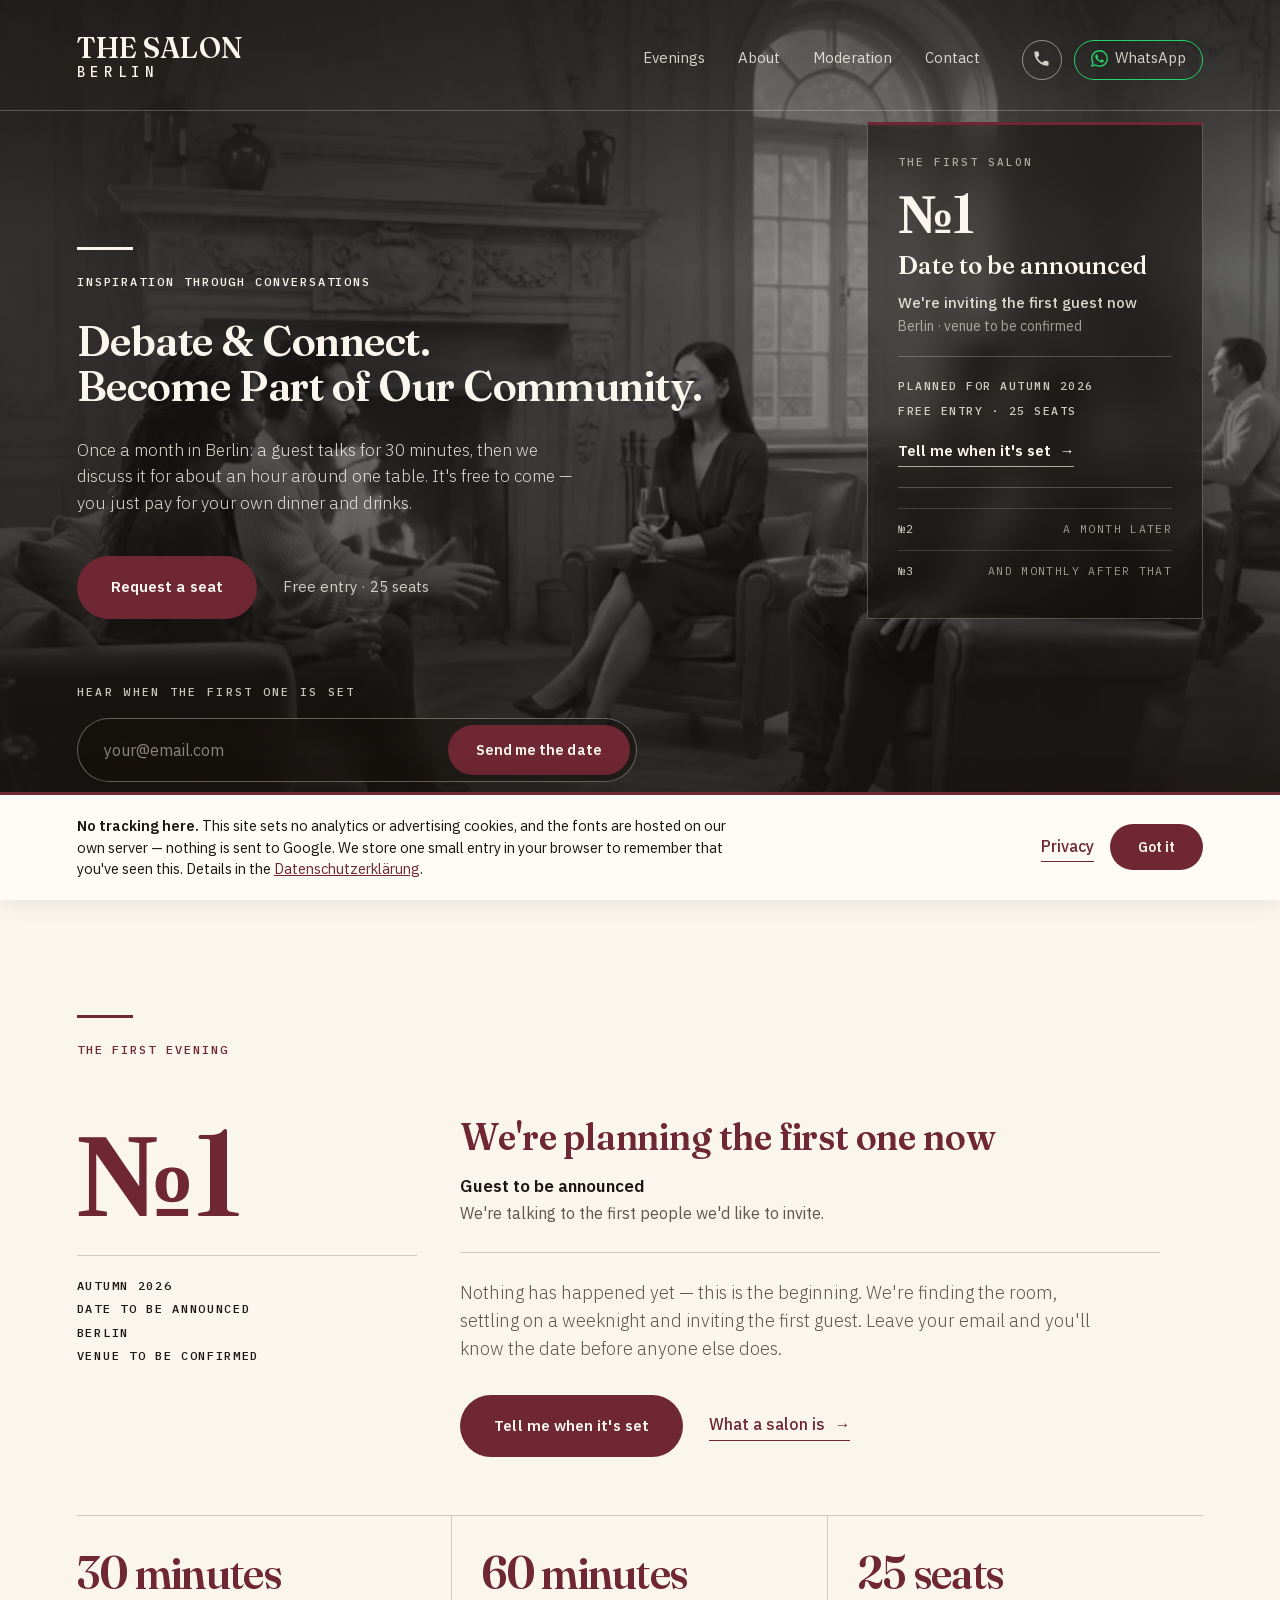
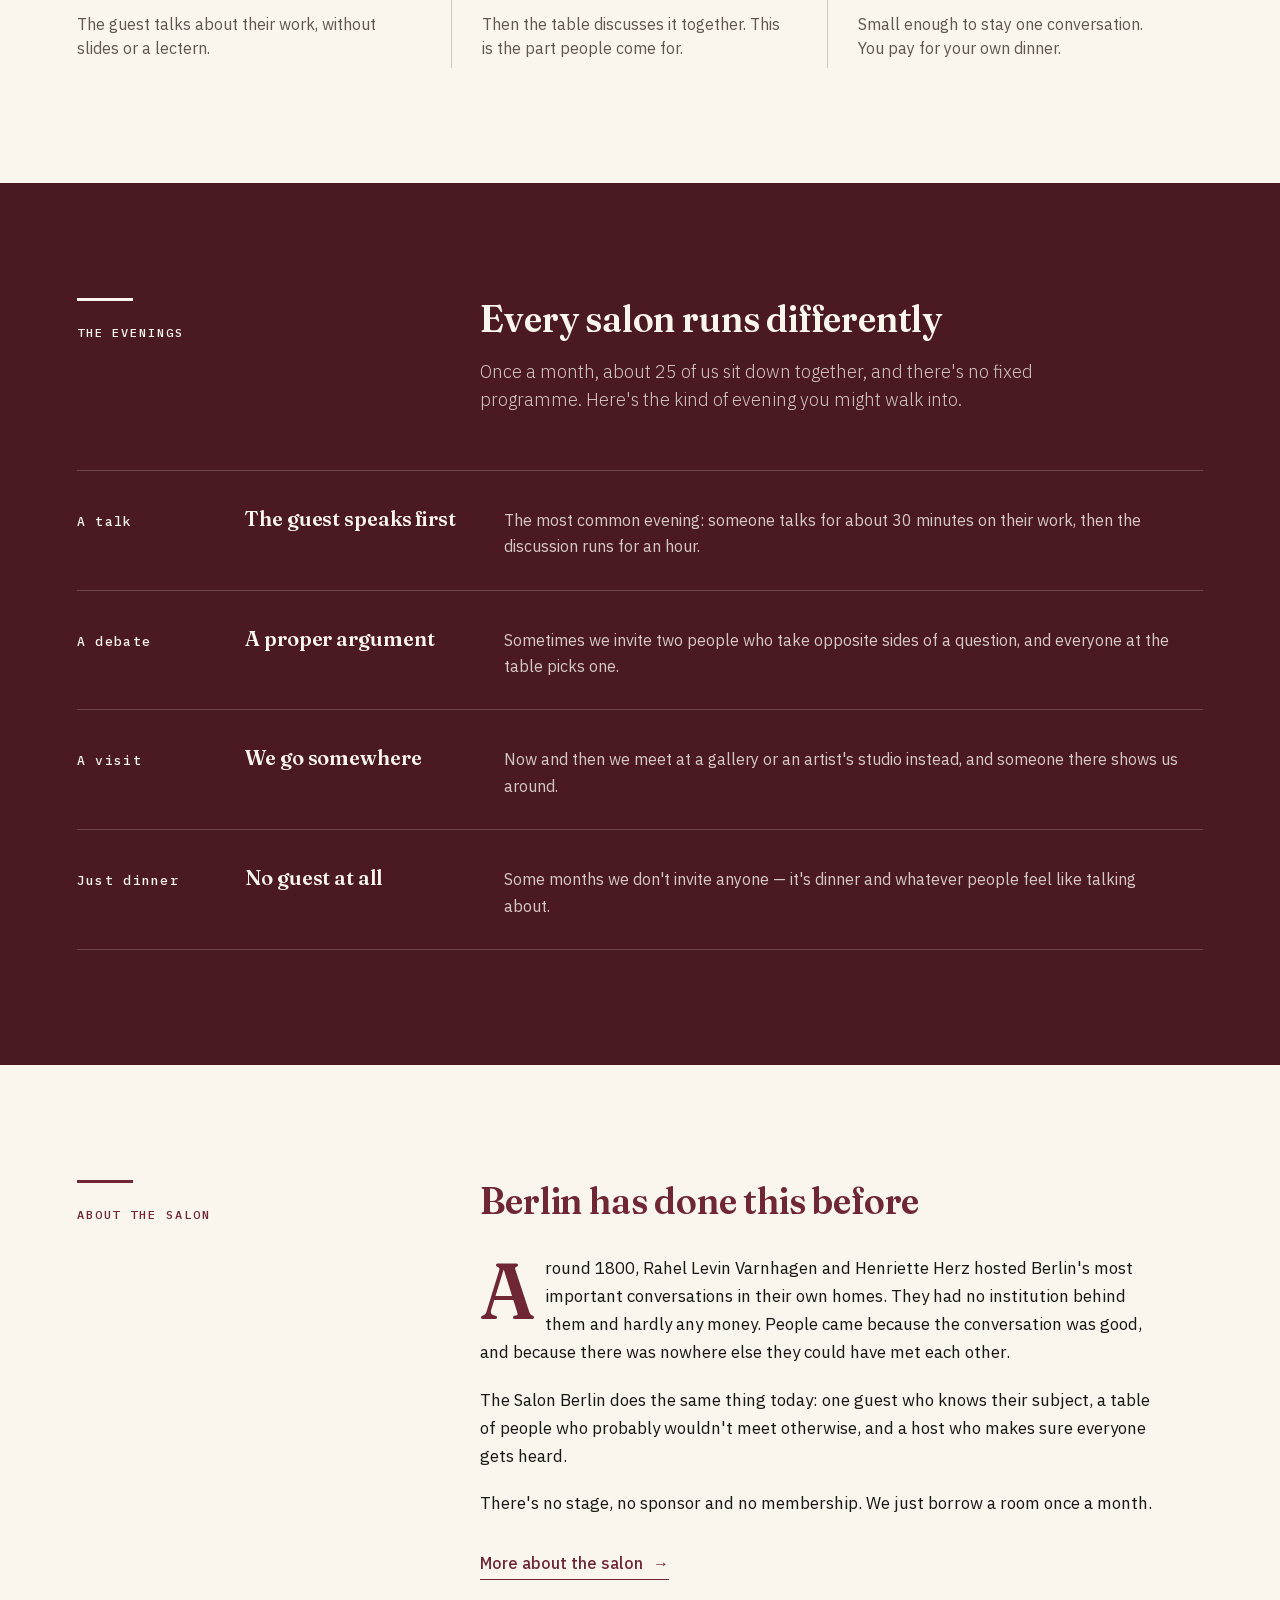
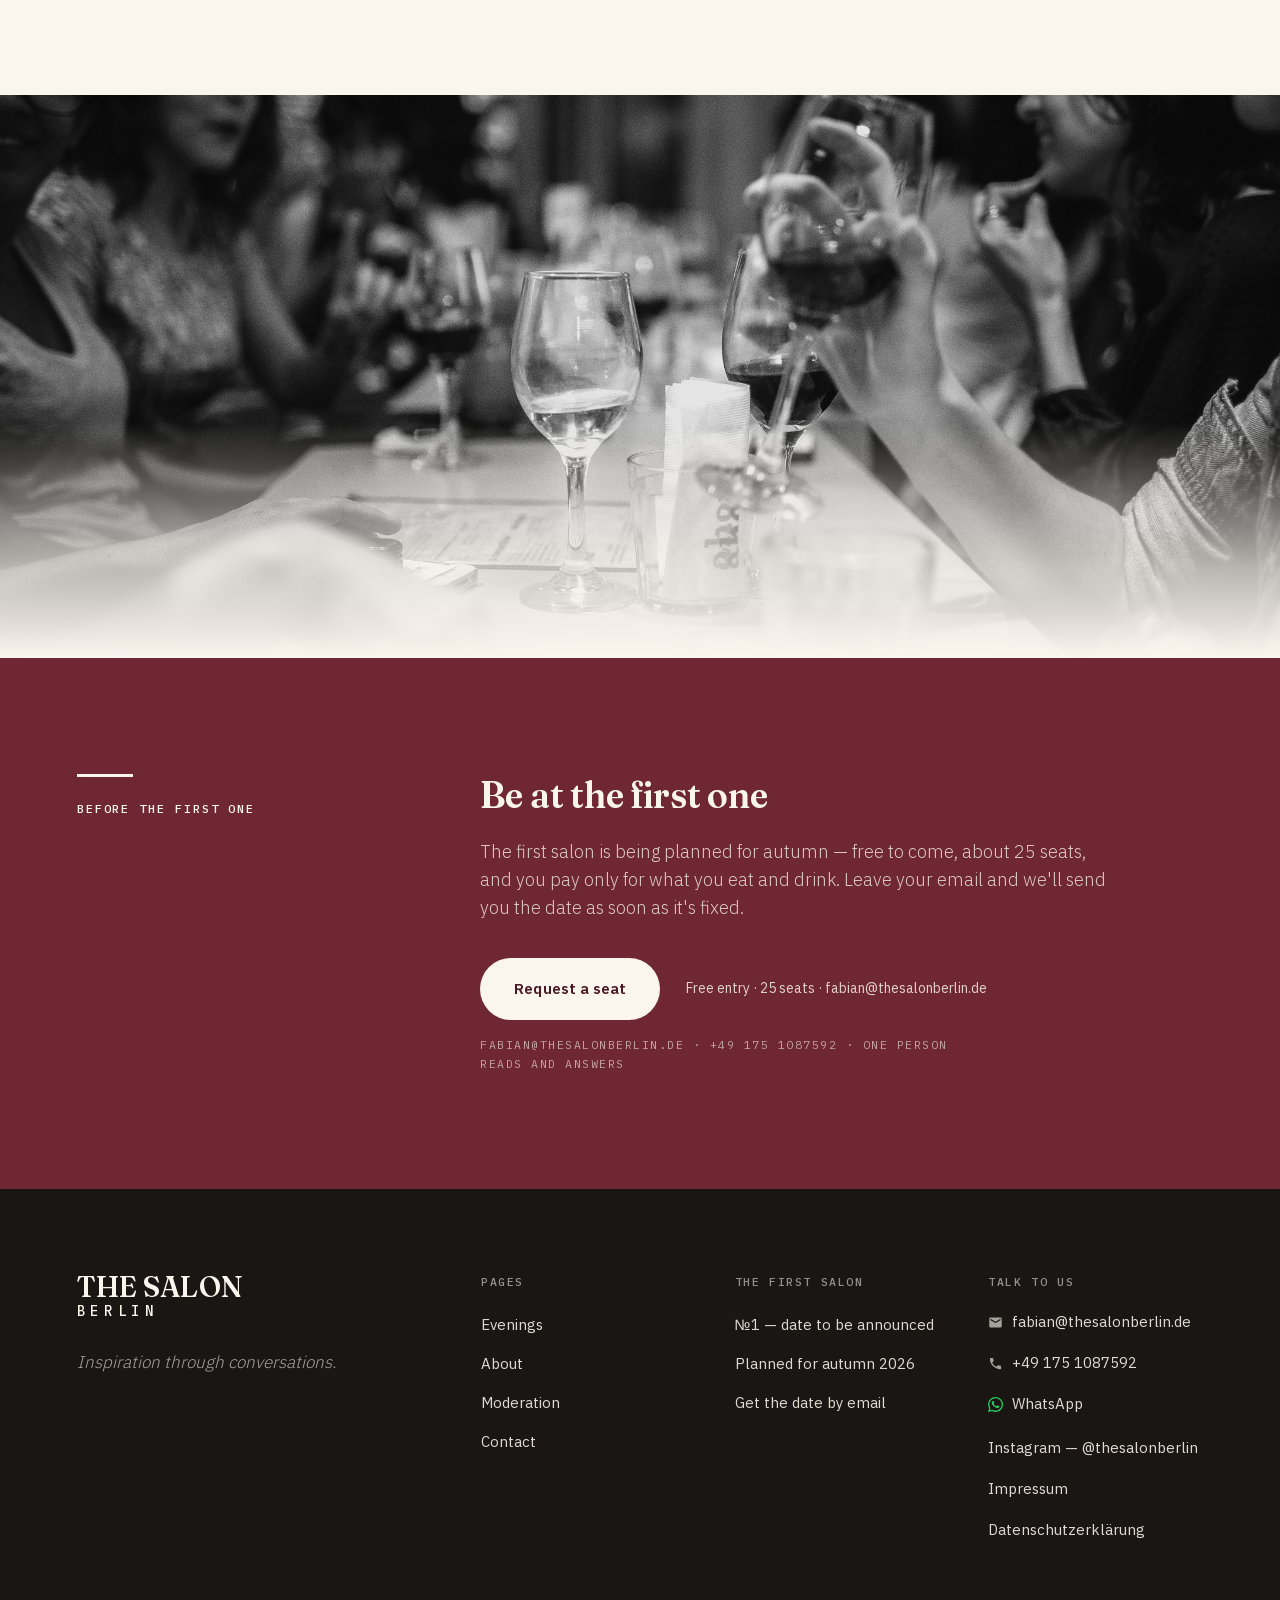
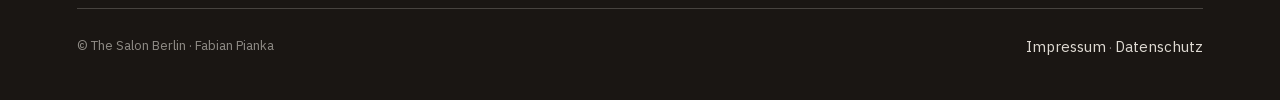
<file: index.html>
<!doctype html>
<html lang="en">
<head>
<meta charset="utf-8">
<meta name="viewport" content="width=device-width, initial-scale=1">
<title>The Salon Berlin — debate and connect around one table</title>
<meta name="description" content="Inspiration through conversations. A monthly salon in Berlin — one guest, a 30-minute talk, then an hour of open discussion around one table. Free entry, 25 seats.">
<link rel="icon" href="/favicon.ico" sizes="any">
<link rel="icon" type="image/png" sizes="32x32" href="/favicon-32.png">
<link rel="icon" type="image/png" sizes="16x16" href="/favicon-16.png">
<link rel="apple-touch-icon" href="/apple-touch-icon.png">
<meta name="theme-color" content="#1A1613">

<link rel="canonical" href="https://thesalonberlin.de/">
<meta property="og:type" content="website">
<meta property="og:site_name" content="The Salon Berlin">
<meta property="og:locale" content="en_GB">
<meta property="og:url" content="https://thesalonberlin.de/">
<meta property="og:title" content="Debate &amp; Connect. Become Part of Our Community.">
<meta property="og:description" content="Monthly in Berlin: one guest, a 30-minute talk, then an hour of open discussion around one table. Free entry, 25 seats.">
<meta property="og:image" content="https://thesalonberlin.de/og-image.jpg">
<meta property="og:image:secure_url" content="https://thesalonberlin.de/og-image.jpg">
<meta property="og:image:type" content="image/jpeg">
<meta property="og:image:width" content="1200">
<meta property="og:image:height" content="630">
<meta property="og:image:alt" content="The Salon Berlin — Debate &amp; Connect. Become Part of Our Community. Monthly in Berlin, free entry, 25 seats.">
<meta name="twitter:card" content="summary_large_image">
<meta name="twitter:title" content="Debate &amp; Connect. Become Part of Our Community.">
<meta name="twitter:description" content="Monthly in Berlin: one guest, a 30-minute talk, then an hour of open discussion around one table. Free entry, 25 seats.">
<meta name="twitter:image" content="https://thesalonberlin.de/og-image.jpg">
<link rel="stylesheet" href="assets/salon.css">
</head>
<body>

<header class="site-header site-header--over">
      <div class="wrap bar">
        <a class="wordmark" href="index.html">
          <span class="top">The&nbsp;Salon</span>
          <span class="rule-mark"></span>
          <span class="bottom">Berlin</span>
        </a>
        <nav class="nav">
          <a href="evenings.html">Evenings</a>
          <a href="about.html">About</a>
          <a href="moderation.html">Moderation</a>
          <a href="contact.html">Contact</a>
          <span class="nav-actions">
            <a class="icon-btn icon-btn--icononly" href="tel:+491751087592" aria-label="Call +49 175 1087592" title="+49 175 1087592"><svg viewBox="0 0 24 24" aria-hidden="true"><path d="M6.62 10.79a15.05 15.05 0 0 0 6.59 6.59l2.2-2.2c.27-.27.67-.36 1.02-.24 1.12.37 2.33.57 3.57.57.55 0 1 .45 1 1V20c0 .55-.45 1-1 1C10.6 21 3 13.4 3 4c0-.55.45-1 1-1h3.5c.55 0 1 .45 1 1 0 1.25.2 2.45.57 3.57.11.35.03.74-.25 1.02l-2.2 2.2Z"/></svg></a>
            <a class="icon-btn icon-btn--wa" href="https://wa.me/491751087592?text=Hello%20Fabian%2C%20I%27d%20like%20to%20get%20in%20touch%20about%20The%20Salon%20Berlin." target="_blank" rel="noopener"><svg viewBox="0 0 24 24" aria-hidden="true"><path d="M17.47 14.38c-.3-.15-1.76-.87-2.03-.97-.27-.1-.47-.15-.67.15-.2.3-.77.97-.94 1.16-.17.2-.35.22-.64.08-.3-.15-1.26-.46-2.39-1.48-.88-.79-1.48-1.76-1.65-2.06-.17-.3-.02-.46.13-.6.13-.14.3-.35.45-.52.15-.18.2-.3.3-.5.1-.2.05-.37-.03-.52-.07-.15-.67-1.61-.91-2.2-.25-.58-.49-.5-.67-.51h-.57c-.2 0-.52.07-.8.37-.27.3-1.04 1.02-1.04 2.48 0 1.46 1.07 2.87 1.22 3.07.15.2 2.1 3.2 5.08 4.49.7.3 1.26.49 1.69.62.71.23 1.36.2 1.87.12.57-.08 1.76-.72 2-1.41.25-.7.25-1.29.18-1.41-.08-.13-.27-.2-.57-.35M12.05 21.79h-.01a9.87 9.87 0 0 1-5.03-1.38l-.36-.21-3.74.98 1-3.65-.24-.37a9.86 9.86 0 0 1-1.51-5.26c0-5.45 4.44-9.89 9.89-9.89 2.64 0 5.12 1.03 6.99 2.9a9.83 9.83 0 0 1 2.89 6.99c0 5.45-4.43 9.89-9.88 9.89M20.46 3.49A11.82 11.82 0 0 0 12.05 0C5.5 0 .16 5.34.16 11.89c0 2.1.55 4.14 1.59 5.95L.06 24l6.3-1.65a11.88 11.88 0 0 0 5.69 1.45h.005c6.55 0 11.89-5.34 11.89-11.89a11.82 11.82 0 0 0-3.48-8.42Z"/></svg><span>WhatsApp</span></a>
          </span>
          <button class="nav-toggle" aria-label="Menu" aria-expanded="false"><span></span></button>
        </nav>
      </div>
    </header>

<!-- ============ HERO — full viewport film + next-evening widget ============ -->
<section class="hero-film">
  <video class="hero-film__media" src="assets/img/hero-salon-room.mp4" poster="assets/img/hero-salon-room.jpg"
         autoplay muted loop playsinline></video>
  <div class="hero-film__scrim"></div>

  <div class="hero-film__inner">


    <div class="hero-film__body">
      <div class="wrap">
        <div class="hero-film__grid">

          <div>
                        <span class="eyebrow">Inspiration through conversations</span>
            <h1 class="display">Debate &amp; Connect.<br>Become Part of Our Community.</h1>
            <p class="lead">Once a month in Berlin: a guest talks for 30 minutes, then we discuss it
              for about an hour around one table. It's free to come — you just pay for your own dinner and drinks.</p>
            <div class="btn-row">
              <a class="btn" href="contact.html">Request a seat</a>
              <span class="cta-note">Free entry · 25 seats</span>
            </div>
          </div>

          <aside class="hero-card">
            <span class="hero-card__label">The first salon</span>
            <span class="hero-card__no">№1</span>
            <h2 class="hero-card__title">Date to be announced</h2>
            <p class="hero-card__guest">We're inviting the first guest now</p>
            <p class="hero-card__affil">Berlin · venue to be confirmed</p>
            <hr>
            <div class="hero-card__meta">
              <span>Planned for autumn 2026</span>
              <span>Free entry · 25 seats</span>
            </div>
            <a class="hero-card__cta" href="#signup">Tell me when it's set <span>→</span></a>
            <hr>
            <div class="hero-card__upcoming">
              <div class="row"><span class="n">№2</span><span>a month later</span></div>
              <div class="row"><span class="n">№3</span><span>and monthly after that</span></div>
            </div>
          </aside>

        </div>
      </div>
    </div>


    <div class="hero-signup" id="signup">
      <div class="wrap">
        <span class="hero-signup__label">Hear when the first one is set</span>
        <form class="hero-signup__form" action="https://formsubmit.co/fabianpianka@hotmail.com" method="POST"
              data-salon-form
              data-thanks-eyebrow="You're on the list"
              data-thanks-title="We'll tell you first."
              data-thanks-body="As soon as the date, the guest and the venue for №1 are fixed, that email lands with you — before the date goes public."
              data-thanks-meta="One email a month at most">
          <input type="hidden" name="_subject" value="Salon Berlin — date signup (hero)">
          <input type="hidden" name="_template" value="table">
          <input type="hidden" name="_captcha" value="false">
          <input type="text" name="_honey" tabindex="-1" autocomplete="off" aria-hidden="true" hidden>
          <input type="email" name="email" placeholder="your@email.com" aria-label="Email address" required>
          <button class="btn" type="submit">Send me the date</button>
        </form>
        <p class="hero-signup__note">Double opt-in · one email a month · unsubscribe anytime</p>
      </div>
    </div>

    <div class="hero-film__foot">
      <div class="wrap">
        <span class="meta">30 min talk · 60 min discussion · 25 seats · free entry</span>
        <span class="meta">Talks in German or English · discussion bilingual</span>
      </div>
    </div>

  </div>
</section>

<!-- ============ The first evening (CREAM) ============ -->
<section class="section surface-cream">
  <div class="wrap">
    <span class="eyebrow">The first evening</span>

    <div class="grid grid--feature mt-l">
      <div>
        <span class="event-no">№1</span>
        <div class="feature-meta">
          <hr class="rule">
          <div class="meta-stack meta">
            <span>Autumn 2026</span>
            <span>Date to be announced</span>
            <span>Berlin</span>
            <span>Venue to be confirmed</span>
          </div>
        </div>
      </div>

      <div class="feature-body">
        <h2 class="display wine">We're planning the first one now</h2>
        <p class="speaker">Guest to be announced</p>
        <p class="affil">We're talking to the first people we'd like to invite.</p>
        <hr class="rule">
        <p class="lead">Nothing has happened yet — this is the beginning. We're finding the room,
          settling on a weeknight and inviting the first guest. Leave your email and you'll know the
          date before anyone else does.</p>
        <div class="btn-row mt-m">
          <a class="btn" href="#signup">Tell me when it's set</a>
          <a class="link-arrow" href="about.html">What a salon is <span class="arw">→</span></a>
        </div>
      </div>
    </div>

    <div class="stat-row">
      <div class="stat">
        <span class="fig">30 minutes</span>
        <p>The guest talks about their work, without slides or a lectern.</p>
      </div>
      <div class="stat">
        <span class="fig">60 minutes</span>
        <p>Then the table discusses it together. This is the part people come for.</p>
      </div>
      <div class="stat">
        <span class="fig">25 seats</span>
        <p>Small enough to stay one conversation. You pay for your own dinner.</p>
      </div>
    </div>
  </div>
</section>

<!-- ============ Every salon runs differently (WINE DEEP — the drama) ============ -->
<section class="section surface-wine on-dark">
  <div class="wrap">
    <div class="grid grid--split">
      <div>
        <span class="eyebrow">The evenings</span>
      </div>
      <div>
        <h2 class="display">Every salon runs differently</h2>
        <p class="lead mt-s">Once a month, about 25 of us sit down together, and there's no fixed
          programme. Here's the kind of evening you might walk into.</p>
      </div>
    </div>

    <div class="steps mt-l">
      <div class="step">
        <span class="t">A talk</span>
        <span class="n display">The guest speaks first</span>
        <p>The most common evening: someone talks for about 30 minutes on their work, then the
          discussion runs for an hour.</p>
      </div>
      <div class="step">
        <span class="t">A debate</span>
        <span class="n display">A proper argument</span>
        <p>Sometimes we invite two people who take opposite sides of a question, and everyone at the
          table picks one.</p>
      </div>
      <div class="step">
        <span class="t">A visit</span>
        <span class="n display">We go somewhere</span>
        <p>Now and then we meet at a gallery or an artist's studio instead, and someone there shows
          us around.</p>
      </div>
      <div class="step">
        <span class="t">Just dinner</span>
        <span class="n display">No guest at all</span>
        <p>Some months we don't invite anyone — it's dinner and whatever people feel like talking
          about.</p>
      </div>
    </div>
  </div>
</section>
<!-- ============ About teaser (CREAM) ============ -->
<section class="section surface-cream">
  <div class="wrap">
    <div class="grid grid--split">
      <div>
        <span class="eyebrow">About the salon</span>
      </div>
      <div>
        <h2 class="display wine">Berlin has done this before</h2>
        <p class="body-p dropcap mt-m">Around 1800, Rahel Levin Varnhagen and Henriette Herz hosted
          Berlin's most important conversations in their own homes. They had no institution behind
          them and hardly any money. People came because the conversation was good, and because there
          was nowhere else they could have met each other.</p>
        <p class="body-p">The Salon Berlin does the same thing today: one guest who knows their
          subject, a table of people who probably wouldn't meet otherwise, and a host who makes sure
          everyone gets heard.</p>
        <p class="body-p">There's no stage, no sponsor and no membership. We just borrow a room once a month.</p>
        <p class="mt-m"><a class="link-arrow" href="about.html">More about the salon <span class="arw">→</span></a></p>
      </div>
    </div>
  </div>
</section>

<!-- ============ Film band → seam ============ -->
<div class="band">
  <img src="assets/img/seam-table.jpg" alt="A set table before the guests arrive">
</div>
<div class="seam"></div>

<!-- ============ Closing CTA (WINE) ============ -->
<section class="section surface-wine--mid on-dark">
  <div class="wrap cta-block">
    <div class="grid grid--split">
      <div><span class="eyebrow">Before the first one</span></div>
      <div>
        <h2 class="display">Be at the first one</h2>
        <p class="lead">The first salon is being planned for autumn — free to come, about 25 seats, and you pay
          only for what you eat and drink. Leave your email and we'll send you the date as soon as
          it's fixed.</p>
        <div class="btn-row">
          <a class="btn" href="contact.html">Request a seat</a>
          <span class="small">Free entry · 25 seats · fabian@thesalonberlin.de</span>
        </div>
        <p class="contact-note">fabian@thesalonberlin.de · +49 175 1087592 · one person reads and answers</p>
      </div>
    </div>
  </div>
</section>

<!-- ============ Footer (INK) ============ -->
<footer class="site-footer">
  <div class="wrap">
    <div class="top">
      <div>
        <a class="wordmark" href="index.html">
          <span class="top">The&nbsp;Salon</span>
          <span class="rule-mark"></span>
          <span class="bottom">Berlin</span>
        </a>
        <p class="tagline">Inspiration through conversations.</p>
      </div>
      <div>
        <h4>Pages</h4>
        <ul>
          <li><a href="evenings.html">Evenings</a></li>
          <li><a href="about.html">About</a></li>
          <li><a href="moderation.html">Moderation</a></li>
          <li><a href="contact.html">Contact</a></li>
        </ul>
      </div>
      <div>
        <h4>The first salon</h4>
        <ul>
          <li><a href="evenings.html">№1 — date to be announced</a></li>
          <li><a href="evenings.html">Planned for autumn 2026</a></li>
          <li><a href="index.html#signup">Get the date by email</a></li>
        </ul>
      </div>
      <div>
        <h4>Talk to us</h4>
        <ul class="footer-contact">
          <li><a href="mailto:fabian@thesalonberlin.de"><svg viewBox="0 0 24 24" aria-hidden="true"><path d="M20 4H4a2 2 0 0 0-2 2v12a2 2 0 0 0 2 2h16a2 2 0 0 0 2-2V6a2 2 0 0 0-2-2Zm0 4.24-8 4.75-8-4.75V6l8 4.75L20 6v2.24Z"/></svg><span>fabian@thesalonberlin.de</span></a></li>
          <li><a href="tel:+491751087592"><svg viewBox="0 0 24 24" aria-hidden="true"><path d="M6.62 10.79a15.05 15.05 0 0 0 6.59 6.59l2.2-2.2c.27-.27.67-.36 1.02-.24 1.12.37 2.33.57 3.57.57.55 0 1 .45 1 1V20c0 .55-.45 1-1 1C10.6 21 3 13.4 3 4c0-.55.45-1 1-1h3.5c.55 0 1 .45 1 1 0 1.25.2 2.45.57 3.57.11.35.03.74-.25 1.02l-2.2 2.2Z"/></svg><span>+49 175 1087592</span></a></li>
          <li class="wa"><a href="https://wa.me/491751087592?text=Hello%20Fabian%2C%20I%27d%20like%20to%20get%20in%20touch%20about%20The%20Salon%20Berlin." target="_blank" rel="noopener"><svg viewBox="0 0 24 24" aria-hidden="true"><path d="M17.47 14.38c-.3-.15-1.76-.87-2.03-.97-.27-.1-.47-.15-.67.15-.2.3-.77.97-.94 1.16-.17.2-.35.22-.64.08-.3-.15-1.26-.46-2.39-1.48-.88-.79-1.48-1.76-1.65-2.06-.17-.3-.02-.46.13-.6.13-.14.3-.35.45-.52.15-.18.2-.3.3-.5.1-.2.05-.37-.03-.52-.07-.15-.67-1.61-.91-2.2-.25-.58-.49-.5-.67-.51h-.57c-.2 0-.52.07-.8.37-.27.3-1.04 1.02-1.04 2.48 0 1.46 1.07 2.87 1.22 3.07.15.2 2.1 3.2 5.08 4.49.7.3 1.26.49 1.69.62.71.23 1.36.2 1.87.12.57-.08 1.76-.72 2-1.41.25-.7.25-1.29.18-1.41-.08-.13-.27-.2-.57-.35M12.05 21.79h-.01a9.87 9.87 0 0 1-5.03-1.38l-.36-.21-3.74.98 1-3.65-.24-.37a9.86 9.86 0 0 1-1.51-5.26c0-5.45 4.44-9.89 9.89-9.89 2.64 0 5.12 1.03 6.99 2.9a9.83 9.83 0 0 1 2.89 6.99c0 5.45-4.43 9.89-9.88 9.89M20.46 3.49A11.82 11.82 0 0 0 12.05 0C5.5 0 .16 5.34.16 11.89c0 2.1.55 4.14 1.59 5.95L.06 24l6.3-1.65a11.88 11.88 0 0 0 5.69 1.45h.005c6.55 0 11.89-5.34 11.89-11.89a11.82 11.82 0 0 0-3.48-8.42Z"/></svg><span>WhatsApp</span></a></li>
          <li><a href="#">Instagram — @thesalonberlin</a></li>
          <li><a href="impressum.html">Impressum</a></li>
          <li><a href="datenschutz.html">Datenschutzerklärung</a></li>
        </ul>
      </div>
    </div>
    <div class="legal">
      <span>© The Salon Berlin · Fabian Pianka</span>
      <span><a href="impressum.html">Impressum</a> · <a href="datenschutz.html">Datenschutz</a></span>
    </div>
  </div>
</footer>


<!-- DSGVO: information notice. No tracking cookies are set. -->
<aside class="cookie-note" id="cookieNote" hidden>
  <div class="wrap">
    <p><strong>No tracking here.</strong> This site sets no analytics or advertising cookies, and the
      fonts are hosted on our own server — nothing is sent to Google. We store one small entry in your
      browser to remember that you've seen this. Details in the
      <a href="datenschutz.html">Datenschutzerklärung</a>.</p>
    <div class="cookie-note__actions">
      <a class="link-arrow" href="datenschutz.html">Privacy</a>
      <button class="btn" type="button" id="cookieOk">Got it</button>
    </div>
  </div>
</aside>

<script>
// DSGVO notice — informational only, no tracking is loaded either way.
(function(){
  var n=document.getElementById('cookieNote'), b=document.getElementById('cookieOk');
  if(!n||!b) return;
  var KEY='salon-notice-ack';
  try{ if(localStorage.getItem(KEY)!=='1') n.hidden=false; }catch(e){ n.hidden=false; }
  b.addEventListener('click',function(){
    n.hidden=true;
    try{ localStorage.setItem(KEY,'1'); }catch(e){}
  });
})();
</script>


<!-- Mobile menu -->
<nav class="m-menu" id="mMenu" aria-label="Menu">
  <div class="m-menu__bar">
    <a class="wordmark" href="index.html">
      <span class="top">The&nbsp;Salon</span>
      <span class="rule-mark"></span>
      <span class="bottom">Berlin</span>
    </a>
    <button class="m-menu__close" id="mClose" aria-label="Close menu"></button>
  </div>
  <div class="m-menu__links">
    <a href="evenings.html"><span class="n">01</span>Evenings</a>
    <a href="about.html"><span class="n">02</span>About</a>
    <a href="moderation.html"><span class="n">03</span>Moderation</a>
    <a href="contact.html"><span class="n">04</span>Contact</a>
  </div>
  <div class="m-menu__foot">
    <hr class="rule">
    <div class="m-menu__contact">
      <a href="mailto:fabian@thesalonberlin.de"><svg viewBox="0 0 24 24" aria-hidden="true"><path d="M20 4H4a2 2 0 0 0-2 2v12a2 2 0 0 0 2 2h16a2 2 0 0 0 2-2V6a2 2 0 0 0-2-2Zm0 4.24-8 4.75-8-4.75V6l8 4.75L20 6v2.24Z"/></svg><span>fabian@thesalonberlin.de</span></a>
      <a href="tel:+491751087592"><svg viewBox="0 0 24 24" aria-hidden="true"><path d="M6.62 10.79a15.05 15.05 0 0 0 6.59 6.59l2.2-2.2c.27-.27.67-.36 1.02-.24 1.12.37 2.33.57 3.57.57.55 0 1 .45 1 1V20c0 .55-.45 1-1 1C10.6 21 3 13.4 3 4c0-.55.45-1 1-1h3.5c.55 0 1 .45 1 1 0 1.25.2 2.45.57 3.57.11.35.03.74-.25 1.02l-2.2 2.2Z"/></svg><span>+49 175 1087592</span></a>
      <a class="wa" href="https://wa.me/491751087592?text=Hello%20Fabian%2C%20I%27d%20like%20a%20seat%20at%20the%20first%20salon%20%28No%201%29.%20Could%20you%20put%20me%20on%20the%20list%3F" target="_blank" rel="noopener"><svg viewBox="0 0 24 24" aria-hidden="true"><path d="M17.47 14.38c-.3-.15-1.76-.87-2.03-.97-.27-.1-.47-.15-.67.15-.2.3-.77.97-.94 1.16-.17.2-.35.22-.64.08-.3-.15-1.26-.46-2.39-1.48-.88-.79-1.48-1.76-1.65-2.06-.17-.3-.02-.46.13-.6.13-.14.3-.35.45-.52.15-.18.2-.3.3-.5.1-.2.05-.37-.03-.52-.07-.15-.67-1.61-.91-2.2-.25-.58-.49-.5-.67-.51h-.57c-.2 0-.52.07-.8.37-.27.3-1.04 1.02-1.04 2.48 0 1.46 1.07 2.87 1.22 3.07.15.2 2.1 3.2 5.08 4.49.7.3 1.26.49 1.69.62.71.23 1.36.2 1.87.12.57-.08 1.76-.72 2-1.41.25-.7.25-1.29.18-1.41-.08-.13-.27-.2-.57-.35M12.05 21.79h-.01a9.87 9.87 0 0 1-5.03-1.38l-.36-.21-3.74.98 1-3.65-.24-.37a9.86 9.86 0 0 1-1.51-5.26c0-5.45 4.44-9.89 9.89-9.89 2.64 0 5.12 1.03 6.99 2.9a9.83 9.83 0 0 1 2.89 6.99c0 5.45-4.43 9.89-9.88 9.89M20.46 3.49A11.82 11.82 0 0 0 12.05 0C5.5 0 .16 5.34.16 11.89c0 2.1.55 4.14 1.59 5.95L.06 24l6.3-1.65a11.88 11.88 0 0 0 5.69 1.45h.005c6.55 0 11.89-5.34 11.89-11.89a11.82 11.82 0 0 0-3.48-8.42Z"/></svg><span>WhatsApp</span></a>
    </div>
    <div class="m-menu__cta">
      <a class="btn" href="contact.html">Request a seat</a>
    </div>
    <p class="m-menu__slogan">Inspiration through conversations</p>
  </div>
</nav>

<script>
// Mobile menu panel
(function(){
  var t=document.querySelector('.nav-toggle'), m=document.getElementById('mMenu'),
      c=document.getElementById('mClose');
  if(!t||!m) return;
  function set(open){
    document.body.classList.toggle('nav-open',open);
    t.setAttribute('aria-expanded',open?'true':'false');
  }
  t.addEventListener('click',function(){ set(!document.body.classList.contains('nav-open')); });
  if(c) c.addEventListener('click',function(){ set(false); });
  document.addEventListener('keydown',function(e){ if(e.key==='Escape') set(false); });
})();
</script>


<a class="wa-float" href="https://wa.me/491751087592?text=Hello%20Fabian%2C%20I%27d%20like%20a%20seat%20at%20the%20first%20salon%20%28No%201%29.%20Could%20you%20put%20me%20on%20the%20list%3F" target="_blank" rel="noopener" aria-label="Message the salon on WhatsApp">
  <svg viewBox="0 0 24 24" aria-hidden="true"><path d="M17.47 14.38c-.3-.15-1.76-.87-2.03-.97-.27-.1-.47-.15-.67.15-.2.3-.77.97-.94 1.16-.17.2-.35.22-.64.08-.3-.15-1.26-.46-2.39-1.48-.88-.79-1.48-1.76-1.65-2.06-.17-.3-.02-.46.13-.6.13-.14.3-.35.45-.52.15-.18.2-.3.3-.5.1-.2.05-.37-.03-.52-.07-.15-.67-1.61-.91-2.2-.25-.58-.49-.5-.67-.51h-.57c-.2 0-.52.07-.8.37-.27.3-1.04 1.02-1.04 2.48 0 1.46 1.07 2.87 1.22 3.07.15.2 2.1 3.2 5.08 4.49.7.3 1.26.49 1.69.62.71.23 1.36.2 1.87.12.57-.08 1.76-.72 2-1.41.25-.7.25-1.29.18-1.41-.08-.13-.27-.2-.57-.35M12.05 21.79h-.01a9.87 9.87 0 0 1-5.03-1.38l-.36-.21-3.74.98 1-3.65-.24-.37a9.86 9.86 0 0 1-1.51-5.26c0-5.45 4.44-9.89 9.89-9.89 2.64 0 5.12 1.03 6.99 2.9a9.83 9.83 0 0 1 2.89 6.99c0 5.45-4.43 9.89-9.88 9.89M20.46 3.49A11.82 11.82 0 0 0 12.05 0C5.5 0 .16 5.34.16 11.89c0 2.1.55 4.14 1.59 5.95L.06 24l6.3-1.65a11.88 11.88 0 0 0 5.69 1.45h.005c6.55 0 11.89-5.34 11.89-11.89a11.82 11.82 0 0 0-3.48-8.42Z"/></svg>
  <span class="wa-float__label">Message us</span>
</a>

<script>
// Condense the top bar once the page leaves the top.
(function(){
  var h=document.querySelector('.site-header');
  if(!h) return;
  var f=function(){ h.classList.toggle('is-solid', window.scrollY>40); };
  f(); window.addEventListener('scroll',f,{passive:true});
})();
</script>

<script src="assets/forms.js" defer></script>

</body>
</html>
</file>
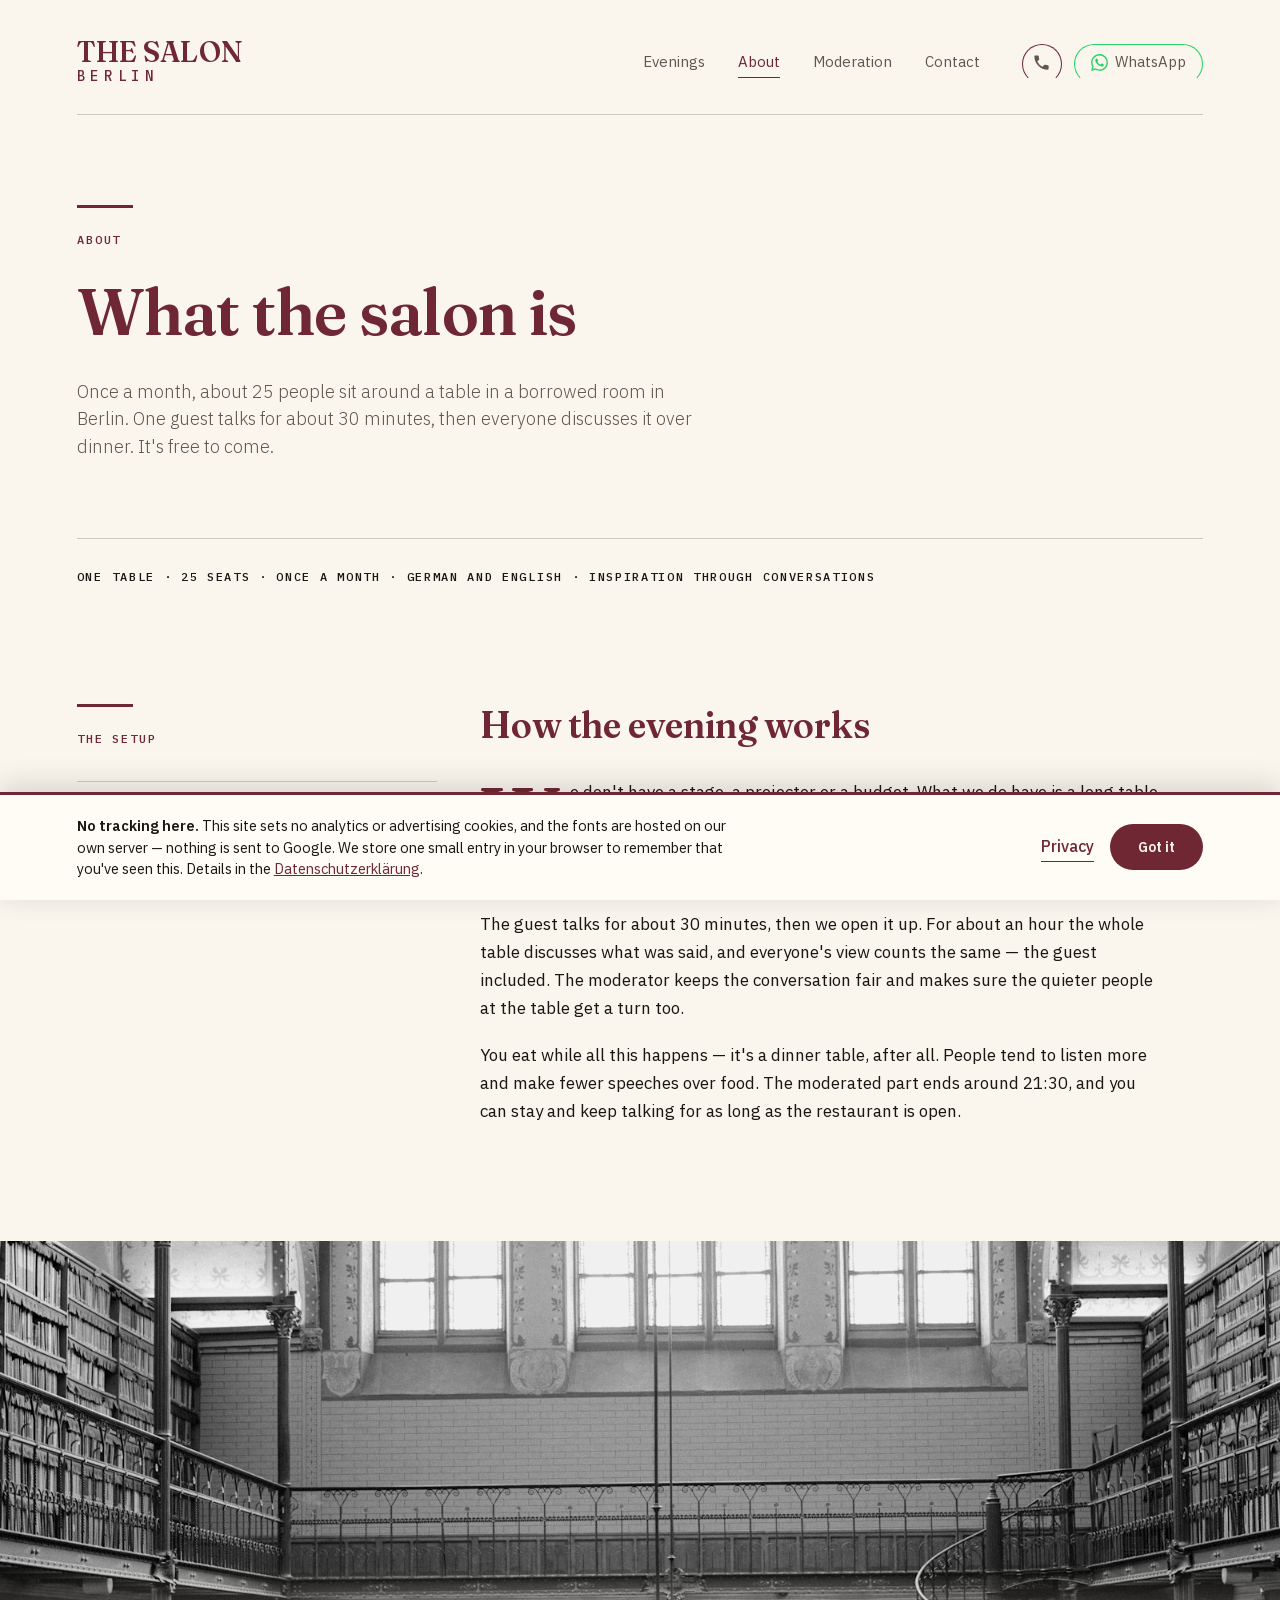
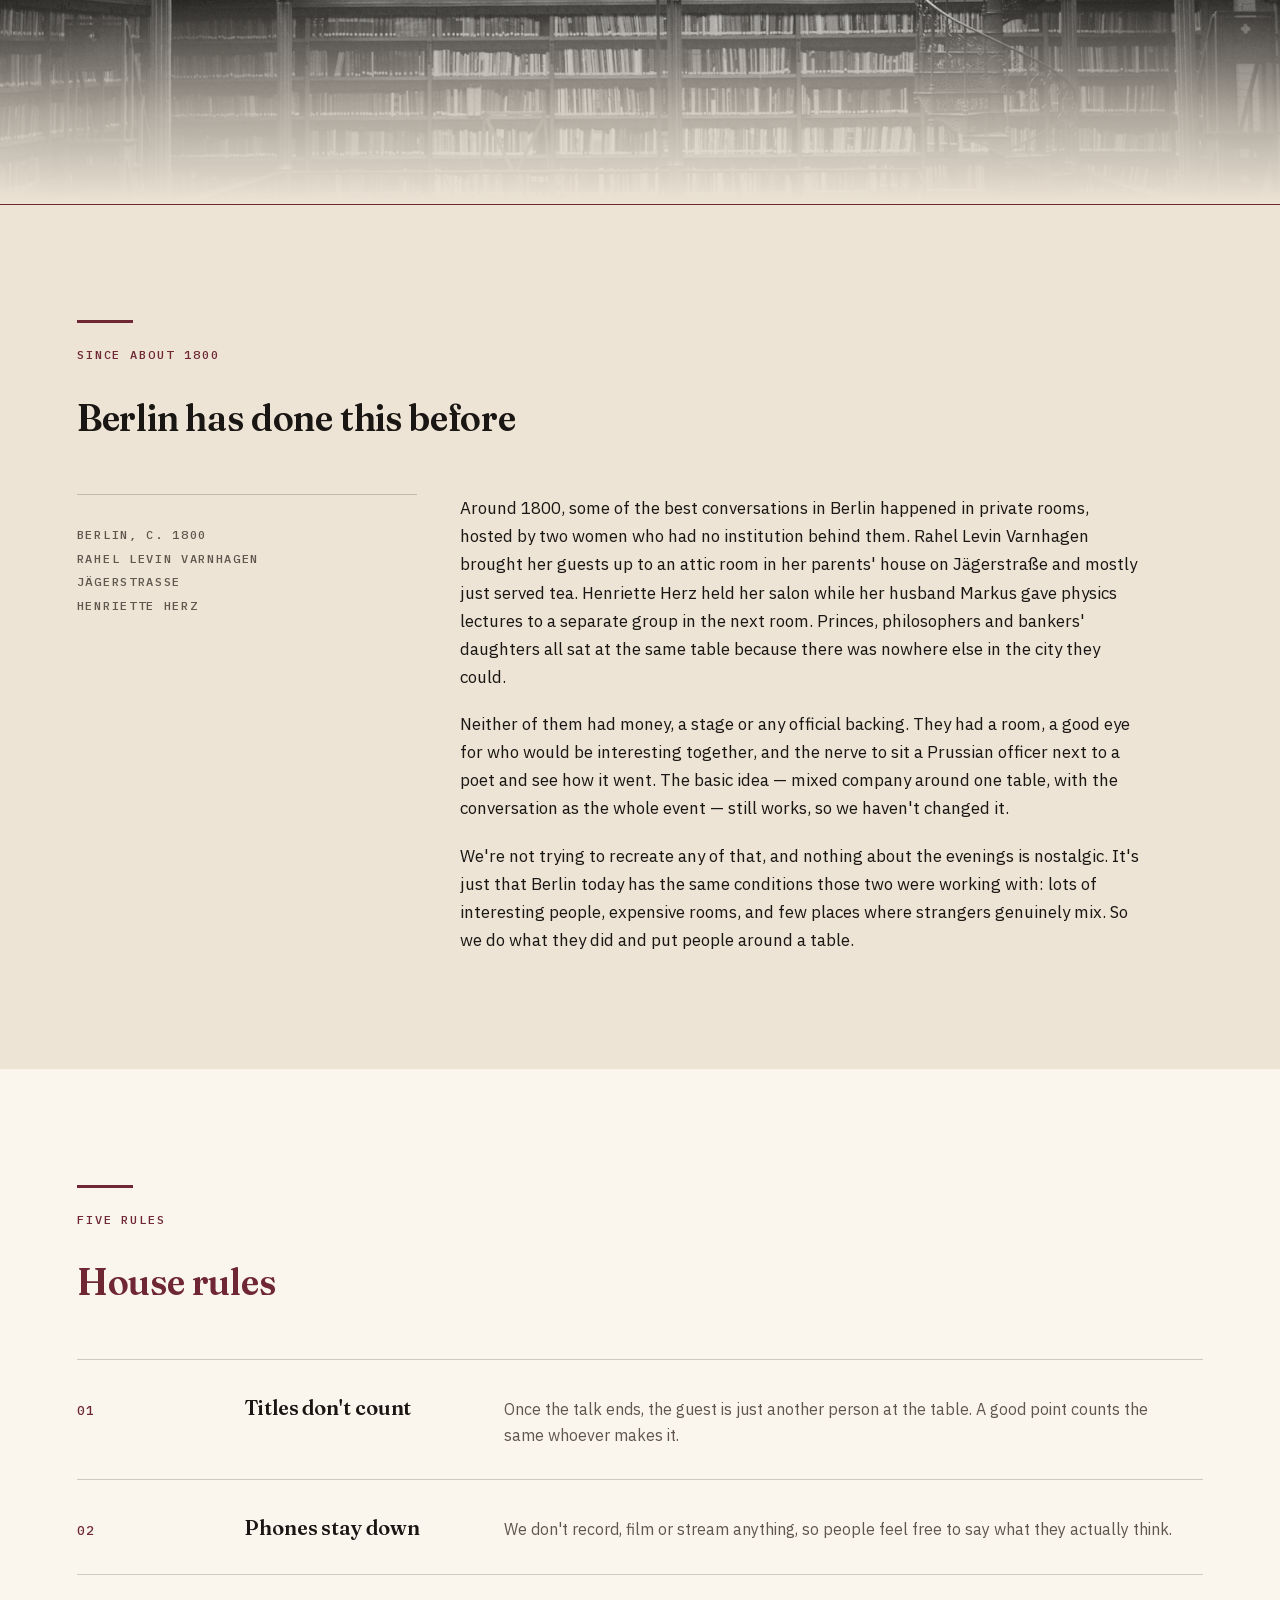
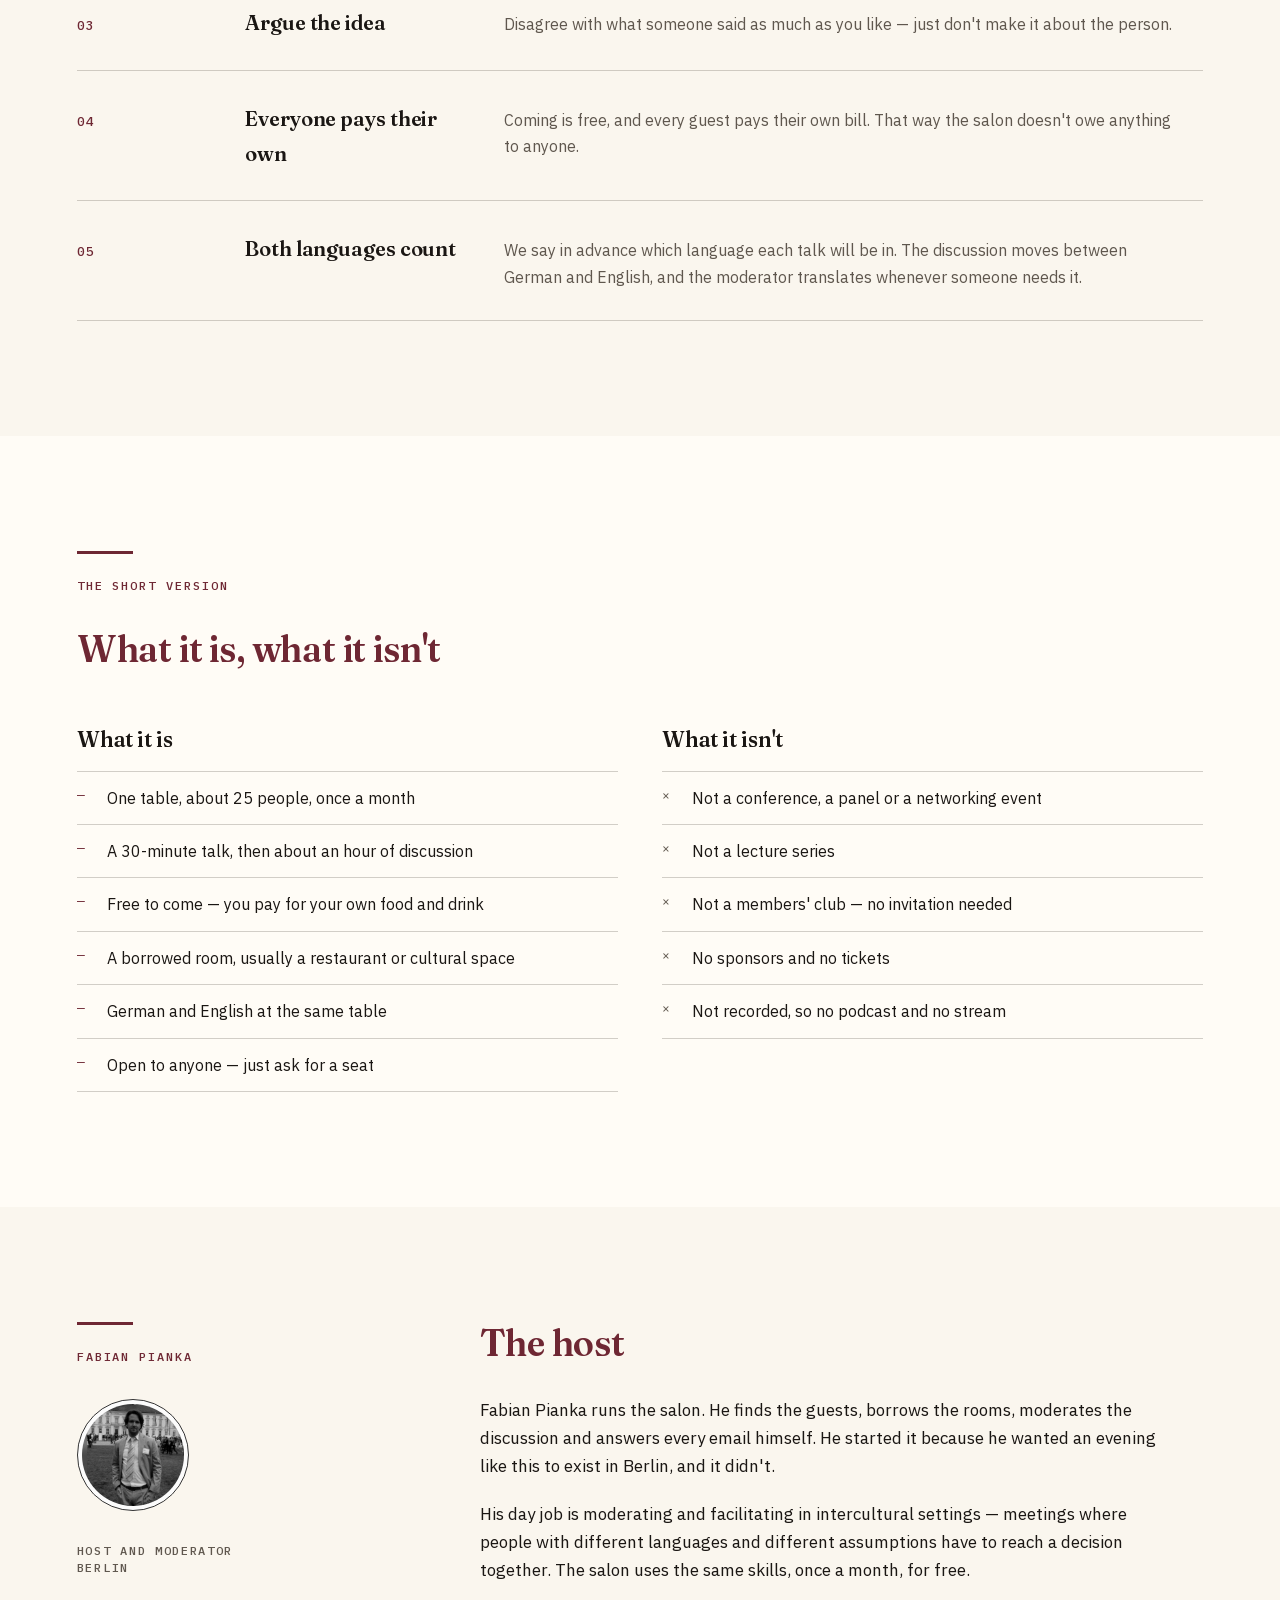
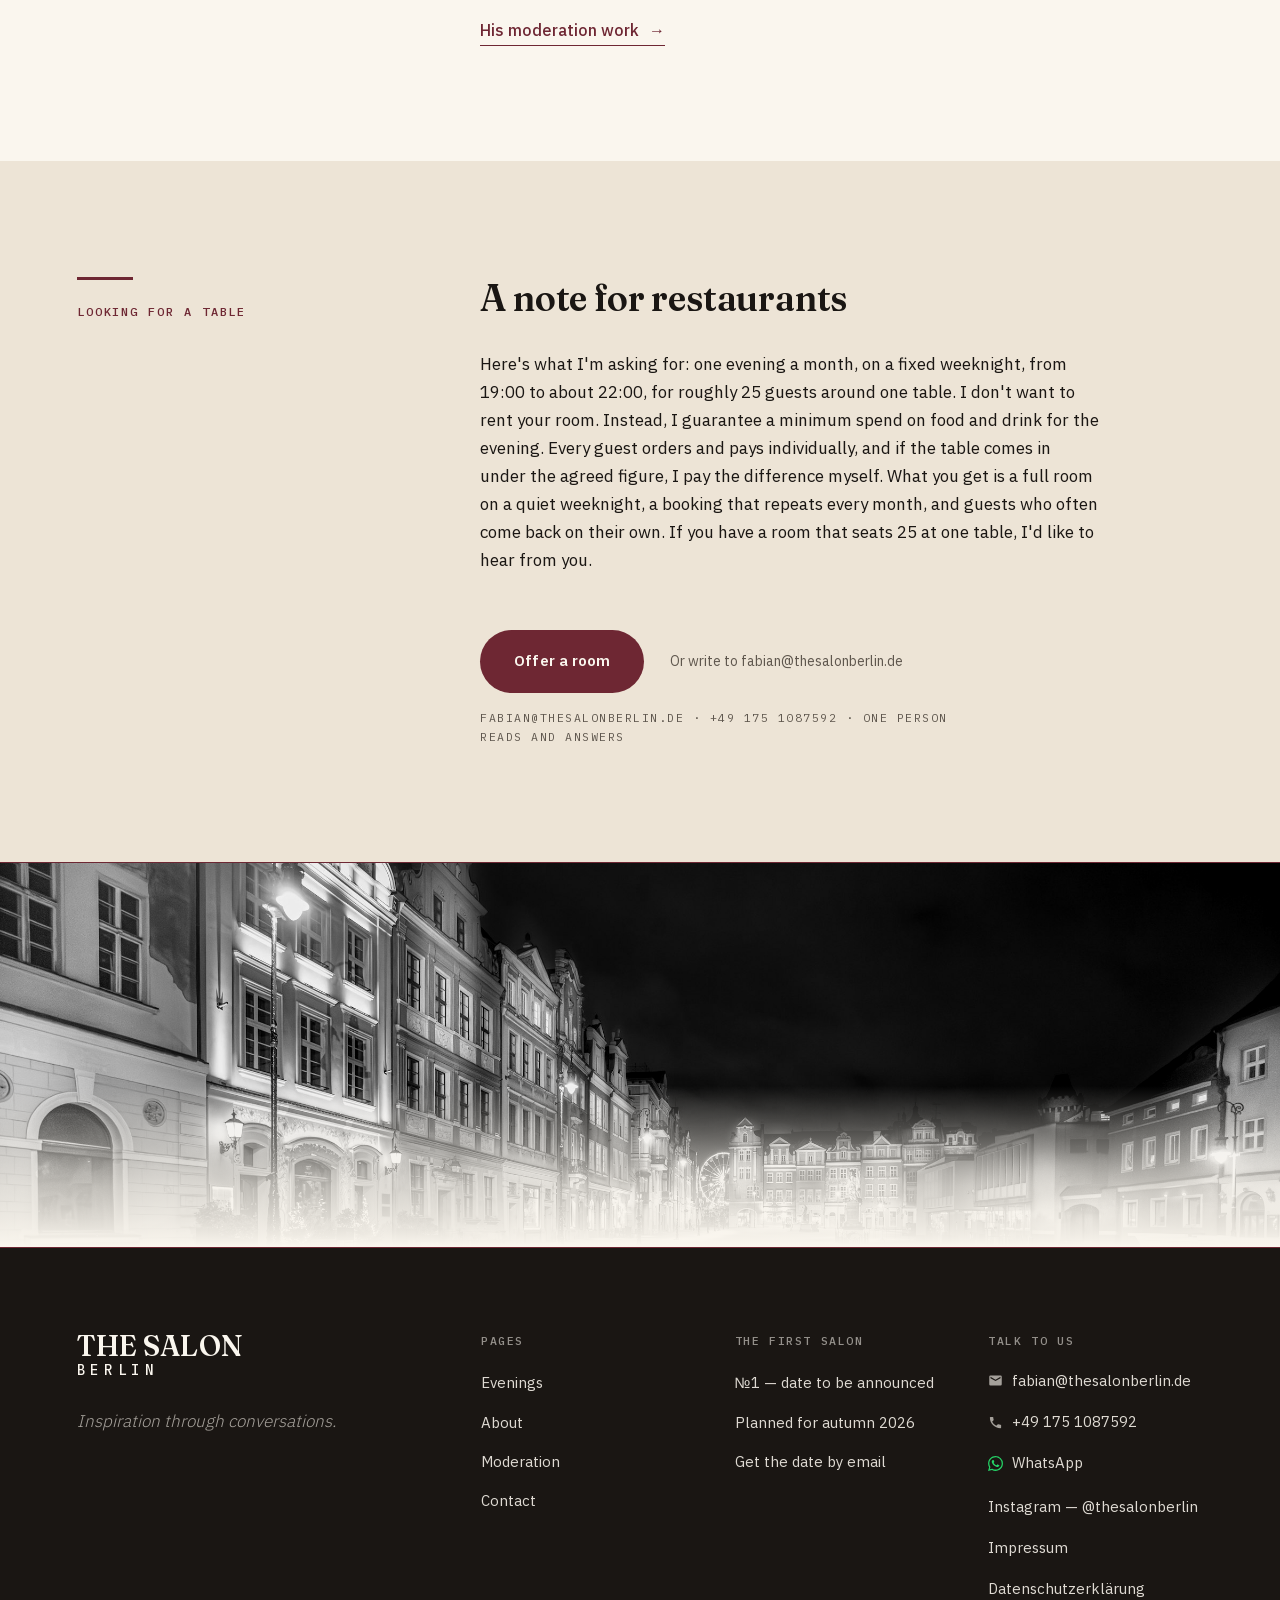
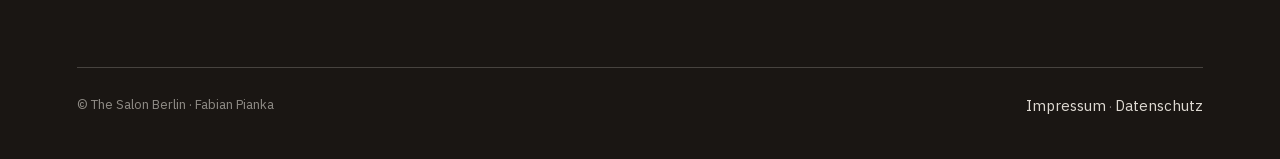
<file: about.html>
<!doctype html>
<html lang="en">
<head>
<meta charset="utf-8">
<meta name="viewport" content="width=device-width, initial-scale=1">
<title>About — The Salon Berlin</title>
<meta name="description" content="Inspiration through conversations. What The Salon Berlin is, how an evening works, the house rules, and the Berlin salon tradition it continues.">
<link rel="icon" href="/favicon.ico" sizes="any">
<link rel="icon" type="image/png" sizes="32x32" href="/favicon-32.png">
<link rel="icon" type="image/png" sizes="16x16" href="/favicon-16.png">
<link rel="apple-touch-icon" href="/apple-touch-icon.png">
<meta name="theme-color" content="#1A1613">

<link rel="canonical" href="https://thesalonberlin.de/about.html">
<meta property="og:type" content="website">
<meta property="og:site_name" content="The Salon Berlin">
<meta property="og:locale" content="en_GB">
<meta property="og:url" content="https://thesalonberlin.de/about.html">
<meta property="og:title" content="What the salon is — The Salon Berlin">
<meta property="og:description" content="Once a month, about 25 people sit around a table in a borrowed room in Berlin. One guest talks for 30 minutes, then everyone discusses it.">
<meta property="og:image" content="https://thesalonberlin.de/og-image.jpg">
<meta property="og:image:secure_url" content="https://thesalonberlin.de/og-image.jpg">
<meta property="og:image:type" content="image/jpeg">
<meta property="og:image:width" content="1200">
<meta property="og:image:height" content="630">
<meta property="og:image:alt" content="The Salon Berlin — Debate &amp; Connect. Become Part of Our Community. Monthly in Berlin, free entry, 25 seats.">
<meta name="twitter:card" content="summary_large_image">
<meta name="twitter:title" content="What the salon is — The Salon Berlin">
<meta name="twitter:description" content="Once a month, about 25 people sit around a table in a borrowed room in Berlin. One guest talks for 30 minutes, then everyone discusses it.">
<meta name="twitter:image" content="https://thesalonberlin.de/og-image.jpg">
<link rel="stylesheet" href="assets/salon.css">
</head>
<body>

<!-- ============ Header ============ -->
<header class="site-header">
  <div class="wrap bar">
    <a class="wordmark" href="index.html">
      <span class="top">The&nbsp;Salon</span>
      <span class="rule-mark"></span>
      <span class="bottom">Berlin</span>
    </a>
    <nav class="nav">
      <a href="evenings.html">Evenings</a>
      <a href="about.html" aria-current="page">About</a>
      <a href="moderation.html">Moderation</a>
      <a href="contact.html">Contact</a>
          <span class="nav-actions">
            <a class="icon-btn icon-btn--icononly" href="tel:+491751087592" aria-label="Call +49 175 1087592" title="+49 175 1087592"><svg viewBox="0 0 24 24" aria-hidden="true"><path d="M6.62 10.79a15.05 15.05 0 0 0 6.59 6.59l2.2-2.2c.27-.27.67-.36 1.02-.24 1.12.37 2.33.57 3.57.57.55 0 1 .45 1 1V20c0 .55-.45 1-1 1C10.6 21 3 13.4 3 4c0-.55.45-1 1-1h3.5c.55 0 1 .45 1 1 0 1.25.2 2.45.57 3.57.11.35.03.74-.25 1.02l-2.2 2.2Z"/></svg></a>
            <a class="icon-btn icon-btn--wa" href="https://wa.me/491751087592?text=Hello%20Fabian%2C%20I%27d%20like%20to%20get%20in%20touch%20about%20The%20Salon%20Berlin." target="_blank" rel="noopener"><svg viewBox="0 0 24 24" aria-hidden="true"><path d="M17.47 14.38c-.3-.15-1.76-.87-2.03-.97-.27-.1-.47-.15-.67.15-.2.3-.77.97-.94 1.16-.17.2-.35.22-.64.08-.3-.15-1.26-.46-2.39-1.48-.88-.79-1.48-1.76-1.65-2.06-.17-.3-.02-.46.13-.6.13-.14.3-.35.45-.52.15-.18.2-.3.3-.5.1-.2.05-.37-.03-.52-.07-.15-.67-1.61-.91-2.2-.25-.58-.49-.5-.67-.51h-.57c-.2 0-.52.07-.8.37-.27.3-1.04 1.02-1.04 2.48 0 1.46 1.07 2.87 1.22 3.07.15.2 2.1 3.2 5.08 4.49.7.3 1.26.49 1.69.62.71.23 1.36.2 1.87.12.57-.08 1.76-.72 2-1.41.25-.7.25-1.29.18-1.41-.08-.13-.27-.2-.57-.35M12.05 21.79h-.01a9.87 9.87 0 0 1-5.03-1.38l-.36-.21-3.74.98 1-3.65-.24-.37a9.86 9.86 0 0 1-1.51-5.26c0-5.45 4.44-9.89 9.89-9.89 2.64 0 5.12 1.03 6.99 2.9a9.83 9.83 0 0 1 2.89 6.99c0 5.45-4.43 9.89-9.88 9.89M20.46 3.49A11.82 11.82 0 0 0 12.05 0C5.5 0 .16 5.34.16 11.89c0 2.1.55 4.14 1.59 5.95L.06 24l6.3-1.65a11.88 11.88 0 0 0 5.69 1.45h.005c6.55 0 11.89-5.34 11.89-11.89a11.82 11.82 0 0 0-3.48-8.42Z"/></svg><span>WhatsApp</span></a>
          </span>
    </nav>
  </div>
  <div class="wrap"><hr class="rule"></div>
</header>

<!-- ============ Hero (CREAM) ============ -->
<section class="hero surface-cream">
  <div class="wrap">
    <span class="eyebrow">About</span>
    <h1 class="display" style="max-width:none">What the salon is</h1>
    <p class="lead">Once a month, about 25 people sit around a table in a borrowed room in Berlin. One
      guest talks for about 30 minutes, then everyone discusses it over dinner. It's free to come.</p>
    <div class="hero-foot">
      <hr class="rule">
      <span class="meta">One table · 25 seats · once a month · German and English · Inspiration through conversations</span>
    </div>
  </div>
</section>

<!-- ============ The whole apparatus (CREAM) ============ -->
<section class="section surface-cream">
  <div class="wrap">
    <div class="grid grid--split">
      <div>
        <span class="eyebrow">The setup</span>
        <hr class="rule mt-m">
        <div class="meta-stack meta meta--ash mt-m">
          <span>No stage</span>
          <span>No sponsor</span>
          <span>No budget</span>
        </div>
      </div>
      <div>
        <h2 class="display">How the evening works</h2>
        <p class="body-p dropcap mt-m">We don't have a stage, a projector or a budget. What we do have is
          a long table in a borrowed room, one guest who knows their subject, and about 25 people who pay
          for their own dinner. That's the whole setup, and it works better than a lecture hall
          would.</p>
        <p class="body-p">The guest talks for about 30 minutes, then we open it up. For about an hour the
          whole table discusses what was said, and everyone's view counts the same — the guest included.
          The moderator keeps the conversation fair and makes sure the quieter people at the table get a
          turn too.</p>
        <p class="body-p">You eat while all this happens — it's a dinner table, after all. People tend to
          listen more and make fewer speeches over food. The moderated part ends around 21:30, and you
          can stay and keep talking for as long as the restaurant is open.</p>
      </div>
    </div>
  </div>
</section>

<!-- ============ Full-bleed band → seam → grey ============ -->
<div class="band band--to-grey">
  <img src="assets/img/about-lineage.jpg" alt="A long table laid in a borrowed room before the guests arrive">
</div>
<div class="seam"></div>

<!-- ============ Lineage (GREY) ============ -->
<section class="section surface-grey on-grey">
  <div class="wrap">
    <span class="eyebrow">Since about 1800</span>
    <h2 class="display ink mt-m">Berlin has done this before</h2>

    <div class="grid grid--feature mt-l">
      <div>
        <hr class="rule">
        <div class="meta-stack meta meta--ash mt-m">
          <span>Berlin, c. 1800</span>
          <span>Rahel Levin Varnhagen</span>
          <span>Jägerstraße</span>
          <span>Henriette Herz</span>
        </div>
      </div>
      <div>
        <p class="body-p">Around 1800, some of the best conversations in Berlin happened in private
          rooms, hosted by two women who had no institution behind them. Rahel Levin Varnhagen brought her
          guests up to an attic room in her parents' house on Jägerstraße and mostly just served tea.
          Henriette Herz held her salon while her husband Markus gave physics lectures to a separate group
          in the next room. Princes, philosophers and bankers' daughters all sat at the same table because
          there was nowhere else in the city they could.</p>
        <p class="body-p">Neither of them had money, a stage or any official backing. They had a room, a
          good eye for who would be interesting together, and the nerve to sit a Prussian officer next to
          a poet and see how it went. The basic idea — mixed company around one table, with the
          conversation as the whole event — still works, so we haven't changed it.</p>
        <p class="body-p">We're not trying to recreate any of that, and nothing about the evenings is
          nostalgic. It's just that Berlin today has the same conditions those two were working with: lots
          of interesting people, expensive rooms, and few places where strangers genuinely mix. So we do
          what they did and put people around a table.</p>
      </div>
    </div>
  </div>
</section>

<!-- ============ House rules (CREAM) ============ -->
<section class="section surface-cream" id="principles">
  <div class="wrap">
    <span class="eyebrow">Five rules</span>
    <h2 class="display mt-m">House rules</h2>

    <div class="steps mt-l">
      <div class="step">
        <span class="t">01</span>
        <span class="n display">Titles don't count</span>
        <p>Once the talk ends, the guest is just another person at the table. A good point counts the
          same whoever makes it.</p>
      </div>
      <div class="step">
        <span class="t">02</span>
        <span class="n display">Phones stay down</span>
        <p>We don't record, film or stream anything, so people feel free to say what they actually
          think.</p>
      </div>
      <div class="step">
        <span class="t">03</span>
        <span class="n display">Argue the idea</span>
        <p>Disagree with what someone said as much as you like — just don't make it about the
          person.</p>
      </div>
      <div class="step">
        <span class="t">04</span>
        <span class="n display">Everyone pays their own</span>
        <p>Coming is free, and every guest pays their own bill. That way the salon doesn't owe anything
          to anyone.</p>
      </div>
      <div class="step">
        <span class="t">05</span>
        <span class="n display">Both languages count</span>
        <p>We say in advance which language each talk will be in. The discussion moves between German
          and English, and the moderator translates whenever someone needs it.</p>
      </div>
    </div>
  </div>
</section>

<!-- ============ What it is / isn't (CREAM LIGHT) ============ -->
<section class="section surface-light">
  <div class="wrap">
    <span class="eyebrow">The short version</span>
    <h2 class="display mt-m">What it is, what it isn't</h2>

    <div class="grid grid--2 mt-l">
      <div>
        <h3 class="display ink">What it is</h3>
        <hr class="rule mt-s">
        <ul class="list-tick">
          <li>One table, about 25 people, once a month</li>
          <li>A 30-minute talk, then about an hour of discussion</li>
          <li>Free to come — you pay for your own food and drink</li>
          <li>A borrowed room, usually a restaurant or cultural space</li>
          <li>German and English at the same table</li>
          <li>Open to anyone — just ask for a seat</li>
        </ul>
      </div>
      <div>
        <h3 class="display ink">What it isn't</h3>
        <hr class="rule mt-s">
        <ul class="list-cross">
          <li>Not a conference, a panel or a networking event</li>
          <li>Not a lecture series</li>
          <li>Not a members' club — no invitation needed</li>
          <li>No sponsors and no tickets</li>
          <li>Not recorded, so no podcast and no stream</li>
        </ul>
      </div>
    </div>
  </div>
</section>

<!-- ============ The host (CREAM) ============ -->
<section class="section surface-cream">
  <div class="wrap">
    <div class="grid grid--split">
      <div>
        <span class="eyebrow">Fabian Pianka</span>
        <img class="medallion mt-m" src="assets/img/fabian.jpg" alt="Fabian Pianka">
        <div class="meta meta--ash mt-m">Host and moderator<br>Berlin</div>
      </div>
      <div>
        <h2 class="display">The host</h2>
        <p class="body-p mt-m">Fabian Pianka runs the salon. He finds the guests, borrows the rooms,
          moderates the discussion and answers every email himself. He started it because he wanted an
          evening like this to exist in Berlin, and it didn't.</p>
        <p class="body-p">His day job is moderating and facilitating in intercultural settings —
          meetings where people with different languages and different assumptions have to reach a
          decision together. The salon uses the same skills, once a month, for free.</p>
        <p class="mt-m"><a class="link-arrow" href="moderation.html">His moderation work <span class="arw">→</span></a></p>
      </div>
    </div>
  </div>
</section>

<!-- ============ A note for restaurants (GREY) ============ -->
<section class="section surface-grey on-grey">
  <div class="wrap">
    <div class="grid grid--split">
      <div>
        <span class="eyebrow">Looking for a table</span>
      </div>
      <div>
        <h2 class="display ink">A note for restaurants</h2>
        <p class="body-p maxw-md mt-m">Here's what I'm asking for: one evening a month, on a fixed
          weeknight, from 19:00 to about 22:00, for roughly 25 guests around one table. I don't want to
          rent your room. Instead, I guarantee a minimum spend on food and drink for the evening. Every
          guest orders and pays individually, and if the table comes in under the agreed figure, I pay
          the difference myself. What you get is a full room on a quiet weeknight, a booking that repeats
          every month, and guests who often come back on their own. If you have a room that seats 25 at
          one table, I'd like to hear from you.</p>
        <div class="btn-row mt-l">
          <a class="btn" href="contact.html#venue">Offer a room</a>
          <span class="small ash">Or write to fabian@thesalonberlin.de</span>
        </div>
        <p class="contact-note">fabian@thesalonberlin.de · +49 175 1087592 · one person reads and answers</p>
      </div>
    </div>
  </div>
</section>

<div class="seam"></div>

<!-- ============ Footer ============ -->

<div class="band band--short">
  <img src="assets/img/seam-street.jpg" alt="A Berlin street at night">
</div>
<div class="seam"></div>

<footer class="site-footer">
  <div class="wrap">
    <div class="top">
      <div>
        <a class="wordmark" href="index.html">
          <span class="top">The&nbsp;Salon</span>
          <span class="rule-mark"></span>
          <span class="bottom">Berlin</span>
        </a>
        <p class="tagline">Inspiration through conversations.</p>
      </div>
      <div>
        <h4>Pages</h4>
        <ul>
          <li><a href="evenings.html">Evenings</a></li>
          <li><a href="about.html">About</a></li>
          <li><a href="moderation.html">Moderation</a></li>
          <li><a href="contact.html">Contact</a></li>
        </ul>
      </div>
      <div>
        <h4>The first salon</h4>
        <ul>
          <li><a href="evenings.html">№1 — date to be announced</a></li>
          <li><a href="evenings.html">Planned for autumn 2026</a></li>
          <li><a href="index.html#signup">Get the date by email</a></li>
        </ul>
      </div>
      <div>
        <h4>Talk to us</h4>
        <ul class="footer-contact">
          <li><a href="mailto:fabian@thesalonberlin.de"><svg viewBox="0 0 24 24" aria-hidden="true"><path d="M20 4H4a2 2 0 0 0-2 2v12a2 2 0 0 0 2 2h16a2 2 0 0 0 2-2V6a2 2 0 0 0-2-2Zm0 4.24-8 4.75-8-4.75V6l8 4.75L20 6v2.24Z"/></svg><span>fabian@thesalonberlin.de</span></a></li>
          <li><a href="tel:+491751087592"><svg viewBox="0 0 24 24" aria-hidden="true"><path d="M6.62 10.79a15.05 15.05 0 0 0 6.59 6.59l2.2-2.2c.27-.27.67-.36 1.02-.24 1.12.37 2.33.57 3.57.57.55 0 1 .45 1 1V20c0 .55-.45 1-1 1C10.6 21 3 13.4 3 4c0-.55.45-1 1-1h3.5c.55 0 1 .45 1 1 0 1.25.2 2.45.57 3.57.11.35.03.74-.25 1.02l-2.2 2.2Z"/></svg><span>+49 175 1087592</span></a></li>
          <li class="wa"><a href="https://wa.me/491751087592?text=Hello%20Fabian%2C%20I%27d%20like%20to%20get%20in%20touch%20about%20The%20Salon%20Berlin." target="_blank" rel="noopener"><svg viewBox="0 0 24 24" aria-hidden="true"><path d="M17.47 14.38c-.3-.15-1.76-.87-2.03-.97-.27-.1-.47-.15-.67.15-.2.3-.77.97-.94 1.16-.17.2-.35.22-.64.08-.3-.15-1.26-.46-2.39-1.48-.88-.79-1.48-1.76-1.65-2.06-.17-.3-.02-.46.13-.6.13-.14.3-.35.45-.52.15-.18.2-.3.3-.5.1-.2.05-.37-.03-.52-.07-.15-.67-1.61-.91-2.2-.25-.58-.49-.5-.67-.51h-.57c-.2 0-.52.07-.8.37-.27.3-1.04 1.02-1.04 2.48 0 1.46 1.07 2.87 1.22 3.07.15.2 2.1 3.2 5.08 4.49.7.3 1.26.49 1.69.62.71.23 1.36.2 1.87.12.57-.08 1.76-.72 2-1.41.25-.7.25-1.29.18-1.41-.08-.13-.27-.2-.57-.35M12.05 21.79h-.01a9.87 9.87 0 0 1-5.03-1.38l-.36-.21-3.74.98 1-3.65-.24-.37a9.86 9.86 0 0 1-1.51-5.26c0-5.45 4.44-9.89 9.89-9.89 2.64 0 5.12 1.03 6.99 2.9a9.83 9.83 0 0 1 2.89 6.99c0 5.45-4.43 9.89-9.88 9.89M20.46 3.49A11.82 11.82 0 0 0 12.05 0C5.5 0 .16 5.34.16 11.89c0 2.1.55 4.14 1.59 5.95L.06 24l6.3-1.65a11.88 11.88 0 0 0 5.69 1.45h.005c6.55 0 11.89-5.34 11.89-11.89a11.82 11.82 0 0 0-3.48-8.42Z"/></svg><span>WhatsApp</span></a></li>
          <li><a href="#">Instagram — @thesalonberlin</a></li>
          <li><a href="impressum.html">Impressum</a></li>
          <li><a href="datenschutz.html">Datenschutzerklärung</a></li>
        </ul>
      </div>
    </div>
    <div class="legal">
      <span>© The Salon Berlin · Fabian Pianka</span>
      <span><a href="impressum.html">Impressum</a> · <a href="datenschutz.html">Datenschutz</a></span>
    </div>
  </div>
</footer>


<!-- DSGVO: information notice. No tracking cookies are set. -->
<aside class="cookie-note" id="cookieNote" hidden>
  <div class="wrap">
    <p><strong>No tracking here.</strong> This site sets no analytics or advertising cookies, and the
      fonts are hosted on our own server — nothing is sent to Google. We store one small entry in your
      browser to remember that you've seen this. Details in the
      <a href="datenschutz.html">Datenschutzerklärung</a>.</p>
    <div class="cookie-note__actions">
      <a class="link-arrow" href="datenschutz.html">Privacy</a>
      <button class="btn" type="button" id="cookieOk">Got it</button>
    </div>
  </div>
</aside>

<script>
// DSGVO notice — informational only, no tracking is loaded either way.
(function(){
  var n=document.getElementById('cookieNote'), b=document.getElementById('cookieOk');
  if(!n||!b) return;
  var KEY='salon-notice-ack';
  try{ if(localStorage.getItem(KEY)!=='1') n.hidden=false; }catch(e){ n.hidden=false; }
  b.addEventListener('click',function(){
    n.hidden=true;
    try{ localStorage.setItem(KEY,'1'); }catch(e){}
  });
})();
</script>


<!-- Mobile menu -->
<nav class="m-menu" id="mMenu" aria-label="Menu">
  <div class="m-menu__bar">
    <a class="wordmark" href="index.html">
      <span class="top">The&nbsp;Salon</span>
      <span class="rule-mark"></span>
      <span class="bottom">Berlin</span>
    </a>
    <button class="m-menu__close" id="mClose" aria-label="Close menu"></button>
  </div>
  <div class="m-menu__links">
    <a href="evenings.html"><span class="n">01</span>Evenings</a>
    <a href="about.html" aria-current="page"><span class="n">02</span>About</a>
    <a href="moderation.html"><span class="n">03</span>Moderation</a>
    <a href="contact.html"><span class="n">04</span>Contact</a>
  </div>
  <div class="m-menu__foot">
    <hr class="rule">
    <div class="m-menu__contact">
      <a href="mailto:fabian@thesalonberlin.de"><svg viewBox="0 0 24 24" aria-hidden="true"><path d="M20 4H4a2 2 0 0 0-2 2v12a2 2 0 0 0 2 2h16a2 2 0 0 0 2-2V6a2 2 0 0 0-2-2Zm0 4.24-8 4.75-8-4.75V6l8 4.75L20 6v2.24Z"/></svg><span>fabian@thesalonberlin.de</span></a>
      <a href="tel:+491751087592"><svg viewBox="0 0 24 24" aria-hidden="true"><path d="M6.62 10.79a15.05 15.05 0 0 0 6.59 6.59l2.2-2.2c.27-.27.67-.36 1.02-.24 1.12.37 2.33.57 3.57.57.55 0 1 .45 1 1V20c0 .55-.45 1-1 1C10.6 21 3 13.4 3 4c0-.55.45-1 1-1h3.5c.55 0 1 .45 1 1 0 1.25.2 2.45.57 3.57.11.35.03.74-.25 1.02l-2.2 2.2Z"/></svg><span>+49 175 1087592</span></a>
      <a class="wa" href="https://wa.me/491751087592?text=Hello%20Fabian%2C%20I%27d%20like%20a%20seat%20at%20the%20first%20salon%20%28No%201%29.%20Could%20you%20put%20me%20on%20the%20list%3F" target="_blank" rel="noopener"><svg viewBox="0 0 24 24" aria-hidden="true"><path d="M17.47 14.38c-.3-.15-1.76-.87-2.03-.97-.27-.1-.47-.15-.67.15-.2.3-.77.97-.94 1.16-.17.2-.35.22-.64.08-.3-.15-1.26-.46-2.39-1.48-.88-.79-1.48-1.76-1.65-2.06-.17-.3-.02-.46.13-.6.13-.14.3-.35.45-.52.15-.18.2-.3.3-.5.1-.2.05-.37-.03-.52-.07-.15-.67-1.61-.91-2.2-.25-.58-.49-.5-.67-.51h-.57c-.2 0-.52.07-.8.37-.27.3-1.04 1.02-1.04 2.48 0 1.46 1.07 2.87 1.22 3.07.15.2 2.1 3.2 5.08 4.49.7.3 1.26.49 1.69.62.71.23 1.36.2 1.87.12.57-.08 1.76-.72 2-1.41.25-.7.25-1.29.18-1.41-.08-.13-.27-.2-.57-.35M12.05 21.79h-.01a9.87 9.87 0 0 1-5.03-1.38l-.36-.21-3.74.98 1-3.65-.24-.37a9.86 9.86 0 0 1-1.51-5.26c0-5.45 4.44-9.89 9.89-9.89 2.64 0 5.12 1.03 6.99 2.9a9.83 9.83 0 0 1 2.89 6.99c0 5.45-4.43 9.89-9.88 9.89M20.46 3.49A11.82 11.82 0 0 0 12.05 0C5.5 0 .16 5.34.16 11.89c0 2.1.55 4.14 1.59 5.95L.06 24l6.3-1.65a11.88 11.88 0 0 0 5.69 1.45h.005c6.55 0 11.89-5.34 11.89-11.89a11.82 11.82 0 0 0-3.48-8.42Z"/></svg><span>WhatsApp</span></a>
    </div>
    <div class="m-menu__cta">
      <a class="btn" href="contact.html">Request a seat</a>
    </div>
    <p class="m-menu__slogan">Inspiration through conversations</p>
  </div>
</nav>

<script>
// Mobile menu panel
(function(){
  var t=document.querySelector('.nav-toggle'), m=document.getElementById('mMenu'),
      c=document.getElementById('mClose');
  if(!t||!m) return;
  function set(open){
    document.body.classList.toggle('nav-open',open);
    t.setAttribute('aria-expanded',open?'true':'false');
  }
  t.addEventListener('click',function(){ set(!document.body.classList.contains('nav-open')); });
  if(c) c.addEventListener('click',function(){ set(false); });
  document.addEventListener('keydown',function(e){ if(e.key==='Escape') set(false); });
})();
</script>


<a class="wa-float" href="https://wa.me/491751087592?text=Hello%20Fabian%2C%20I%27d%20like%20a%20seat%20at%20the%20first%20salon%20%28No%201%29.%20Could%20you%20put%20me%20on%20the%20list%3F" target="_blank" rel="noopener" aria-label="Message the salon on WhatsApp">
  <svg viewBox="0 0 24 24" aria-hidden="true"><path d="M17.47 14.38c-.3-.15-1.76-.87-2.03-.97-.27-.1-.47-.15-.67.15-.2.3-.77.97-.94 1.16-.17.2-.35.22-.64.08-.3-.15-1.26-.46-2.39-1.48-.88-.79-1.48-1.76-1.65-2.06-.17-.3-.02-.46.13-.6.13-.14.3-.35.45-.52.15-.18.2-.3.3-.5.1-.2.05-.37-.03-.52-.07-.15-.67-1.61-.91-2.2-.25-.58-.49-.5-.67-.51h-.57c-.2 0-.52.07-.8.37-.27.3-1.04 1.02-1.04 2.48 0 1.46 1.07 2.87 1.22 3.07.15.2 2.1 3.2 5.08 4.49.7.3 1.26.49 1.69.62.71.23 1.36.2 1.87.12.57-.08 1.76-.72 2-1.41.25-.7.25-1.29.18-1.41-.08-.13-.27-.2-.57-.35M12.05 21.79h-.01a9.87 9.87 0 0 1-5.03-1.38l-.36-.21-3.74.98 1-3.65-.24-.37a9.86 9.86 0 0 1-1.51-5.26c0-5.45 4.44-9.89 9.89-9.89 2.64 0 5.12 1.03 6.99 2.9a9.83 9.83 0 0 1 2.89 6.99c0 5.45-4.43 9.89-9.88 9.89M20.46 3.49A11.82 11.82 0 0 0 12.05 0C5.5 0 .16 5.34.16 11.89c0 2.1.55 4.14 1.59 5.95L.06 24l6.3-1.65a11.88 11.88 0 0 0 5.69 1.45h.005c6.55 0 11.89-5.34 11.89-11.89a11.82 11.82 0 0 0-3.48-8.42Z"/></svg>
  <span class="wa-float__label">Message us</span>
</a>

<script>
// Condense the top bar once the page leaves the top.
(function(){
  var h=document.querySelector('.site-header');
  if(!h) return;
  var f=function(){ h.classList.toggle('is-solid', window.scrollY>40); };
  f(); window.addEventListener('scroll',f,{passive:true});
})();
</script>

</body>
</html>
</file>
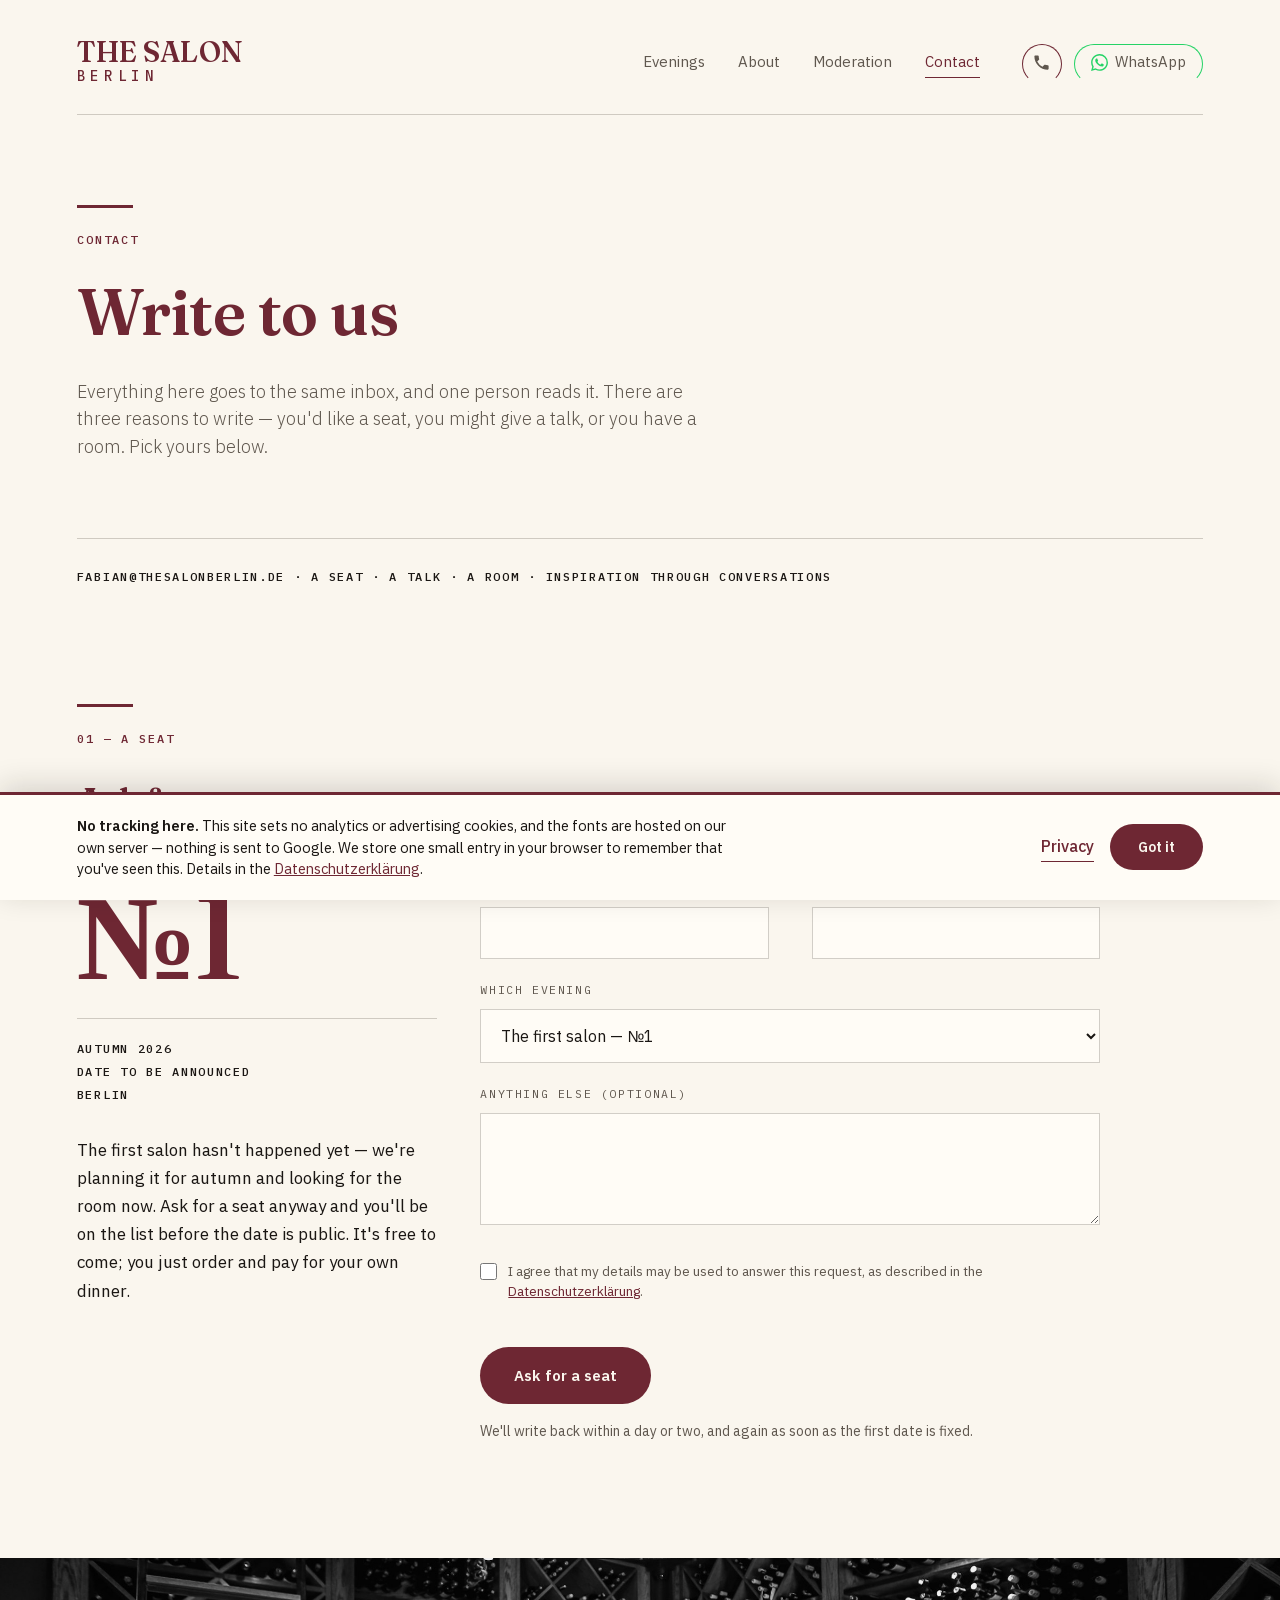
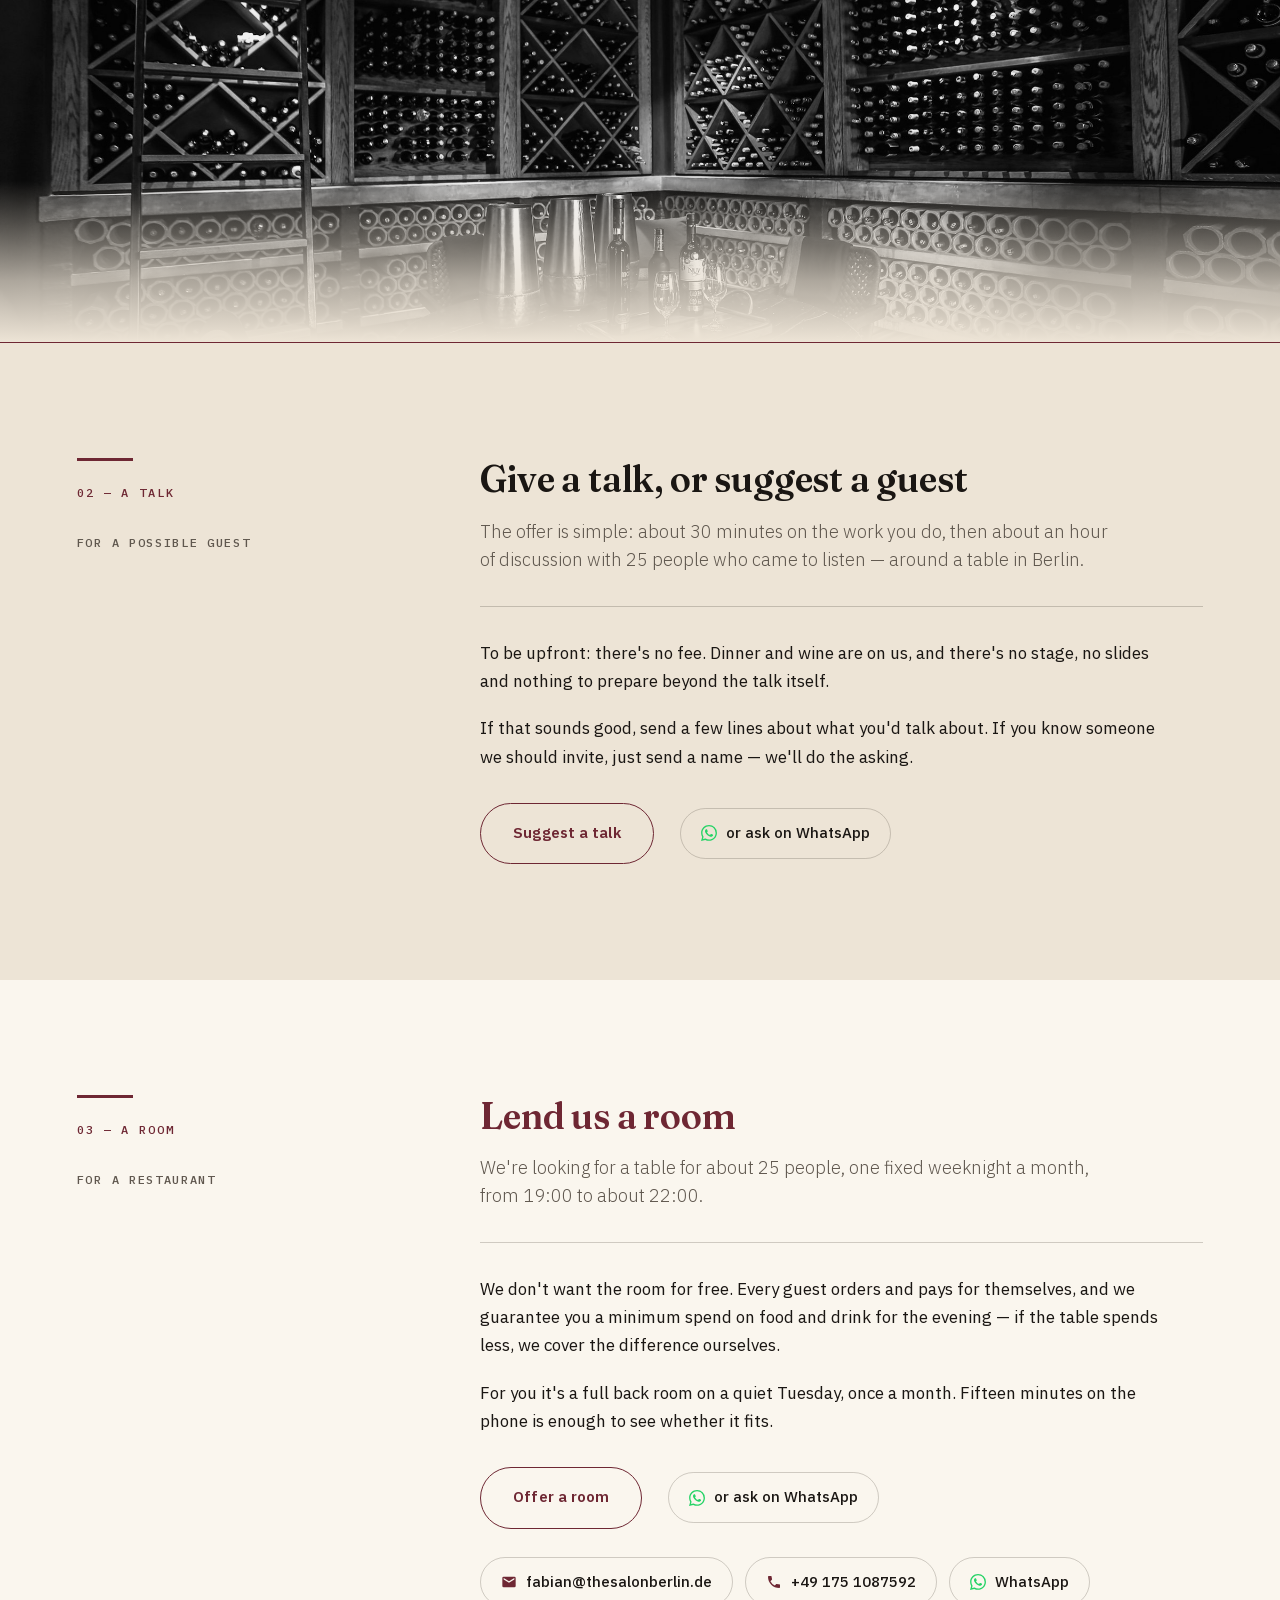
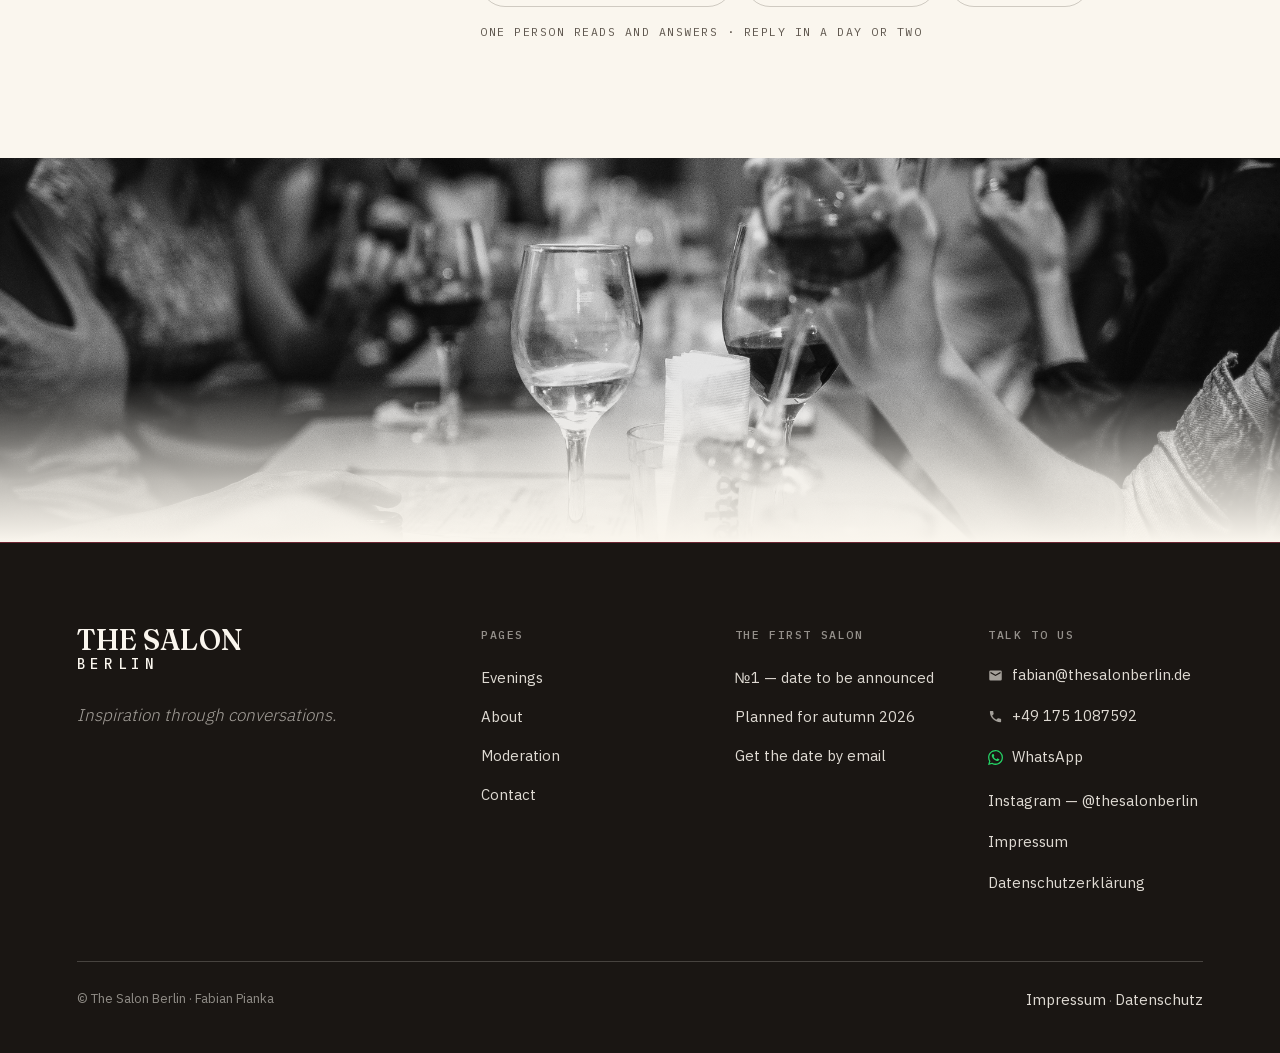
<file: contact.html>
<!doctype html>
<html lang="en">
<head>
<meta charset="utf-8">
<meta name="viewport" content="width=device-width, initial-scale=1">
<title>Contact — The Salon Berlin</title>
<meta name="description" content="Inspiration through conversations. Ask for a seat at The Salon Berlin, offer a talk, or lend us a room. One person reads and answers.">
<link rel="icon" href="/favicon.ico" sizes="any">
<link rel="icon" type="image/png" sizes="32x32" href="/favicon-32.png">
<link rel="icon" type="image/png" sizes="16x16" href="/favicon-16.png">
<link rel="apple-touch-icon" href="/apple-touch-icon.png">
<meta name="theme-color" content="#1A1613">

<link rel="canonical" href="https://thesalonberlin.de/contact.html">
<meta property="og:type" content="website">
<meta property="og:site_name" content="The Salon Berlin">
<meta property="og:locale" content="en_GB">
<meta property="og:url" content="https://thesalonberlin.de/contact.html">
<meta property="og:title" content="Write to us — The Salon Berlin">
<meta property="og:description" content="Ask for a seat, offer a talk, or offer a room. One person reads every message and answers it.">
<meta property="og:image" content="https://thesalonberlin.de/og-image.jpg">
<meta property="og:image:secure_url" content="https://thesalonberlin.de/og-image.jpg">
<meta property="og:image:type" content="image/jpeg">
<meta property="og:image:width" content="1200">
<meta property="og:image:height" content="630">
<meta property="og:image:alt" content="The Salon Berlin — Debate &amp; Connect. Become Part of Our Community. Monthly in Berlin, free entry, 25 seats.">
<meta name="twitter:card" content="summary_large_image">
<meta name="twitter:title" content="Write to us — The Salon Berlin">
<meta name="twitter:description" content="Ask for a seat, offer a talk, or offer a room. One person reads every message and answers it.">
<meta name="twitter:image" content="https://thesalonberlin.de/og-image.jpg">
<link rel="stylesheet" href="assets/salon.css">
</head>
<body>

<header class="site-header">
  <div class="wrap bar">
    <a class="wordmark" href="index.html">
      <span class="top">The&nbsp;Salon</span>
      <span class="rule-mark"></span>
      <span class="bottom">Berlin</span>
    </a>
    <nav class="nav">
      <a href="evenings.html">Evenings</a>
      <a href="about.html">About</a>
      <a href="moderation.html">Moderation</a>
      <a href="contact.html" aria-current="page">Contact</a>
          <span class="nav-actions">
            <a class="icon-btn icon-btn--icononly" href="tel:+491751087592" aria-label="Call +49 175 1087592" title="+49 175 1087592"><svg viewBox="0 0 24 24" aria-hidden="true"><path d="M6.62 10.79a15.05 15.05 0 0 0 6.59 6.59l2.2-2.2c.27-.27.67-.36 1.02-.24 1.12.37 2.33.57 3.57.57.55 0 1 .45 1 1V20c0 .55-.45 1-1 1C10.6 21 3 13.4 3 4c0-.55.45-1 1-1h3.5c.55 0 1 .45 1 1 0 1.25.2 2.45.57 3.57.11.35.03.74-.25 1.02l-2.2 2.2Z"/></svg></a>
            <a class="icon-btn icon-btn--wa" href="https://wa.me/491751087592?text=Hello%20Fabian%2C%20I%27d%20like%20to%20get%20in%20touch%20about%20The%20Salon%20Berlin." target="_blank" rel="noopener"><svg viewBox="0 0 24 24" aria-hidden="true"><path d="M17.47 14.38c-.3-.15-1.76-.87-2.03-.97-.27-.1-.47-.15-.67.15-.2.3-.77.97-.94 1.16-.17.2-.35.22-.64.08-.3-.15-1.26-.46-2.39-1.48-.88-.79-1.48-1.76-1.65-2.06-.17-.3-.02-.46.13-.6.13-.14.3-.35.45-.52.15-.18.2-.3.3-.5.1-.2.05-.37-.03-.52-.07-.15-.67-1.61-.91-2.2-.25-.58-.49-.5-.67-.51h-.57c-.2 0-.52.07-.8.37-.27.3-1.04 1.02-1.04 2.48 0 1.46 1.07 2.87 1.22 3.07.15.2 2.1 3.2 5.08 4.49.7.3 1.26.49 1.69.62.71.23 1.36.2 1.87.12.57-.08 1.76-.72 2-1.41.25-.7.25-1.29.18-1.41-.08-.13-.27-.2-.57-.35M12.05 21.79h-.01a9.87 9.87 0 0 1-5.03-1.38l-.36-.21-3.74.98 1-3.65-.24-.37a9.86 9.86 0 0 1-1.51-5.26c0-5.45 4.44-9.89 9.89-9.89 2.64 0 5.12 1.03 6.99 2.9a9.83 9.83 0 0 1 2.89 6.99c0 5.45-4.43 9.89-9.88 9.89M20.46 3.49A11.82 11.82 0 0 0 12.05 0C5.5 0 .16 5.34.16 11.89c0 2.1.55 4.14 1.59 5.95L.06 24l6.3-1.65a11.88 11.88 0 0 0 5.69 1.45h.005c6.55 0 11.89-5.34 11.89-11.89a11.82 11.82 0 0 0-3.48-8.42Z"/></svg><span>WhatsApp</span></a>
          </span>
    </nav>
  </div>
  <div class="wrap"><hr class="rule"></div>
</header>

<!-- ============ HERO (CREAM) ============ -->
<section class="hero surface-cream">
  <div class="wrap">
    <span class="eyebrow">Contact</span>
    <h1 class="display">Write to us</h1>
    <p class="lead">Everything here goes to the same inbox, and one person reads it. There are three
      reasons to write — you'd like a seat, you might give a talk, or you have a room. Pick yours
      below.</p>
    <div class="hero-foot">
      <hr class="rule">
      <span class="meta">fabian@thesalonberlin.de · A seat · A talk · A room · Inspiration through conversations</span>
    </div>
  </div>
</section>

<!-- ============ 01 — A SEAT · the primary ask (CREAM) ============ -->
<section class="section surface-cream">
  <div class="wrap">
    <span class="eyebrow">01 — A seat</span>
    <h2 class="display wine mt-m">Ask for a seat</h2>

    <div class="grid grid--split mt-l">

      <div>
        <span class="event-no">№1</span>
        <div class="feature-meta">
          <hr class="rule">
          <div class="meta-stack meta">
            <span>Autumn 2026</span>
            <span>Date to be announced</span>
            <span>Berlin</span>
          </div>
        </div>
        <p class="body-p mt-m">The first salon hasn't happened yet — we're planning it for autumn and
          looking for the room now. Ask for a seat anyway and you'll be on the list before the date
          is public. It's free to come; you just order and pay for your own dinner.</p>
      </div>

      <div>
        <form action="https://formsubmit.co/fabianpianka@hotmail.com" method="POST" style="max-width:620px"
              data-salon-form
              data-thanks-eyebrow="Seat requested"
              data-thanks-title="Your seat is noted."
              data-thanks-body="Fabian reads every request himself and will write back within a day or two — and again the moment the date, the guest and the venue for №1 are fixed."
              data-thanks-meta="Free entry · 25 seats · Berlin">

          <input type="hidden" name="_subject" value="Salon Berlin — seat request">
          <input type="hidden" name="_template" value="table">
          <input type="hidden" name="_captcha" value="false">
          <input type="text" name="_honey" tabindex="-1" autocomplete="off" aria-hidden="true" hidden>

          <div class="grid grid--2">
            <div class="field">
              <label for="seat-name">Name</label>
              <input id="seat-name" name="name" type="text" autocomplete="name" required>
            </div>
            <div class="field">
              <label for="seat-email">Email</label>
              <input id="seat-email" name="email" type="email" autocomplete="email" required>
            </div>
          </div>

          <div class="field">
            <label for="seat-evening">Which evening</label>
            <select id="seat-evening" name="evening">
              <option>The first salon — №1</option>
              <option>Any evening after that</option>
            </select>
          </div>

          <div class="field">
            <label for="seat-note">Anything else (optional)</label>
            <textarea id="seat-note" name="note" rows="4"></textarea>
          </div>

          <div class="btn-row mt-m">
            <label class="consent">
            <input type="checkbox" name="consent" value="Yes — agreed to the Datenschutzerklärung" required>
            <span>I agree that my details may be used to answer this request, as described in the
              <a href="datenschutz.html">Datenschutzerklärung</a>.</span>
          </label>
          <button class="btn" type="submit">Ask for a seat</button>
          </div>

          <p class="form-note">We'll write back within a day or two, and again as soon as the first date
            is fixed.</p>

        </form>
      </div>

    </div>
  </div>
</section>

<!-- ============ Band → seam → grey ============ -->
<div class="band band--short band--to-grey">
  <img src="assets/img/seam-room.jpg" alt="The back room of a Kreuzberg restaurant, one long table laid for the evening">
</div>
<div class="seam"></div>

<!-- ============ 02 — A TALK (GREY) ============ -->
<section class="section surface-grey on-grey" id="speak">
  <div class="wrap">
    <div class="grid grid--split">

      <div>
        <span class="eyebrow">02 — A talk</span>
        <p class="meta meta--ash mt-m">For a possible guest</p>
      </div>

      <div>
        <h2 class="display ink">Give a talk, or suggest a guest</h2>
        <p class="lead mt-s">The offer is simple: about 30 minutes on the work you do, then about an
          hour of discussion with 25 people who came to listen — around a table in Berlin.</p>
        <hr class="rule mt-m">
        <p class="body-p mt-m">To be upfront: there's no fee. Dinner and wine are on us, and there's
          no stage, no slides and nothing to prepare beyond the talk itself.</p>
        <p class="body-p">If that sounds good, send a few lines about what you'd talk about. If you
          know someone we should invite, just send a name — we'll do the asking.</p>
        <div class="btn-row mt-m">
          <a class="btn btn--ghost" href="mailto:fabian@thesalonberlin.de">Suggest a talk</a>
          <a class="contact-chip contact-chip--wa" href="https://wa.me/491751087592?text=Hello%20Fabian%2C%20I%27d%20like%20to%20suggest%20a%20talk%20for%20The%20Salon%20Berlin." target="_blank" rel="noopener"><svg viewBox="0 0 24 24" aria-hidden="true"><path d="M17.47 14.38c-.3-.15-1.76-.87-2.03-.97-.27-.1-.47-.15-.67.15-.2.3-.77.97-.94 1.16-.17.2-.35.22-.64.08-.3-.15-1.26-.46-2.39-1.48-.88-.79-1.48-1.76-1.65-2.06-.17-.3-.02-.46.13-.6.13-.14.3-.35.45-.52.15-.18.2-.3.3-.5.1-.2.05-.37-.03-.52-.07-.15-.67-1.61-.91-2.2-.25-.58-.49-.5-.67-.51h-.57c-.2 0-.52.07-.8.37-.27.3-1.04 1.02-1.04 2.48 0 1.46 1.07 2.87 1.22 3.07.15.2 2.1 3.2 5.08 4.49.7.3 1.26.49 1.69.62.71.23 1.36.2 1.87.12.57-.08 1.76-.72 2-1.41.25-.7.25-1.29.18-1.41-.08-.13-.27-.2-.57-.35M12.05 21.79h-.01a9.87 9.87 0 0 1-5.03-1.38l-.36-.21-3.74.98 1-3.65-.24-.37a9.86 9.86 0 0 1-1.51-5.26c0-5.45 4.44-9.89 9.89-9.89 2.64 0 5.12 1.03 6.99 2.9a9.83 9.83 0 0 1 2.89 6.99c0 5.45-4.43 9.89-9.88 9.89M20.46 3.49A11.82 11.82 0 0 0 12.05 0C5.5 0 .16 5.34.16 11.89c0 2.1.55 4.14 1.59 5.95L.06 24l6.3-1.65a11.88 11.88 0 0 0 5.69 1.45h.005c6.55 0 11.89-5.34 11.89-11.89a11.82 11.82 0 0 0-3.48-8.42Z"/></svg><span>or ask on WhatsApp</span></a>
        </div>
      </div>

    </div>
  </div>
</section>

<!-- ============ 03 — A ROOM (CREAM) ============ -->
<section class="section surface-cream" id="venue">
  <div class="wrap">
    <div class="grid grid--split">

      <div>
        <span class="eyebrow">03 — A room</span>
        <p class="meta meta--ash mt-m">For a restaurant</p>
      </div>

      <div>
        <h2 class="display wine">Lend us a room</h2>
        <p class="lead mt-s">We're looking for a table for about 25 people, one fixed weeknight a
          month, from 19:00 to about 22:00.</p>
        <hr class="rule mt-m">
        <p class="body-p mt-m">We don't want the room for free. Every guest orders and pays for
          themselves, and we guarantee you a minimum spend on food and drink for the evening — if
          the table spends less, we cover the difference ourselves.</p>
        <p class="body-p">For you it's a full back room on a quiet Tuesday, once a month. Fifteen
          minutes on the phone is enough to see whether it fits.</p>
        <div class="btn-row mt-m">
          <a class="btn btn--ghost" href="mailto:fabian@thesalonberlin.de">Offer a room</a>
          <a class="contact-chip contact-chip--wa" href="https://wa.me/491751087592?text=Hello%20Fabian%2C%20I%20have%20a%20room%20that%20might%20suit%20The%20Salon%20Berlin." target="_blank" rel="noopener"><svg viewBox="0 0 24 24" aria-hidden="true"><path d="M17.47 14.38c-.3-.15-1.76-.87-2.03-.97-.27-.1-.47-.15-.67.15-.2.3-.77.97-.94 1.16-.17.2-.35.22-.64.08-.3-.15-1.26-.46-2.39-1.48-.88-.79-1.48-1.76-1.65-2.06-.17-.3-.02-.46.13-.6.13-.14.3-.35.45-.52.15-.18.2-.3.3-.5.1-.2.05-.37-.03-.52-.07-.15-.67-1.61-.91-2.2-.25-.58-.49-.5-.67-.51h-.57c-.2 0-.52.07-.8.37-.27.3-1.04 1.02-1.04 2.48 0 1.46 1.07 2.87 1.22 3.07.15.2 2.1 3.2 5.08 4.49.7.3 1.26.49 1.69.62.71.23 1.36.2 1.87.12.57-.08 1.76-.72 2-1.41.25-.7.25-1.29.18-1.41-.08-.13-.27-.2-.57-.35M12.05 21.79h-.01a9.87 9.87 0 0 1-5.03-1.38l-.36-.21-3.74.98 1-3.65-.24-.37a9.86 9.86 0 0 1-1.51-5.26c0-5.45 4.44-9.89 9.89-9.89 2.64 0 5.12 1.03 6.99 2.9a9.83 9.83 0 0 1 2.89 6.99c0 5.45-4.43 9.89-9.88 9.89M20.46 3.49A11.82 11.82 0 0 0 12.05 0C5.5 0 .16 5.34.16 11.89c0 2.1.55 4.14 1.59 5.95L.06 24l6.3-1.65a11.88 11.88 0 0 0 5.69 1.45h.005c6.55 0 11.89-5.34 11.89-11.89a11.82 11.82 0 0 0-3.48-8.42Z"/></svg><span>or ask on WhatsApp</span></a>
        </div>
        <div class="contact-row">
          <a class="contact-chip" href="mailto:fabian@thesalonberlin.de"><svg viewBox="0 0 24 24" aria-hidden="true"><path d="M20 4H4a2 2 0 0 0-2 2v12a2 2 0 0 0 2 2h16a2 2 0 0 0 2-2V6a2 2 0 0 0-2-2Zm0 4.24-8 4.75-8-4.75V6l8 4.75L20 6v2.24Z"/></svg><span>fabian@thesalonberlin.de</span></a>
          <a class="contact-chip" href="tel:+491751087592"><svg viewBox="0 0 24 24" aria-hidden="true"><path d="M6.62 10.79a15.05 15.05 0 0 0 6.59 6.59l2.2-2.2c.27-.27.67-.36 1.02-.24 1.12.37 2.33.57 3.57.57.55 0 1 .45 1 1V20c0 .55-.45 1-1 1C10.6 21 3 13.4 3 4c0-.55.45-1 1-1h3.5c.55 0 1 .45 1 1 0 1.25.2 2.45.57 3.57.11.35.03.74-.25 1.02l-2.2 2.2Z"/></svg><span>+49 175 1087592</span></a>
          <a class="contact-chip contact-chip--wa" href="https://wa.me/491751087592?text=Hello%20Fabian%2C%20I%27d%20like%20to%20get%20in%20touch%20about%20The%20Salon%20Berlin." target="_blank" rel="noopener"><svg viewBox="0 0 24 24" aria-hidden="true"><path d="M17.47 14.38c-.3-.15-1.76-.87-2.03-.97-.27-.1-.47-.15-.67.15-.2.3-.77.97-.94 1.16-.17.2-.35.22-.64.08-.3-.15-1.26-.46-2.39-1.48-.88-.79-1.48-1.76-1.65-2.06-.17-.3-.02-.46.13-.6.13-.14.3-.35.45-.52.15-.18.2-.3.3-.5.1-.2.05-.37-.03-.52-.07-.15-.67-1.61-.91-2.2-.25-.58-.49-.5-.67-.51h-.57c-.2 0-.52.07-.8.37-.27.3-1.04 1.02-1.04 2.48 0 1.46 1.07 2.87 1.22 3.07.15.2 2.1 3.2 5.08 4.49.7.3 1.26.49 1.69.62.71.23 1.36.2 1.87.12.57-.08 1.76-.72 2-1.41.25-.7.25-1.29.18-1.41-.08-.13-.27-.2-.57-.35M12.05 21.79h-.01a9.87 9.87 0 0 1-5.03-1.38l-.36-.21-3.74.98 1-3.65-.24-.37a9.86 9.86 0 0 1-1.51-5.26c0-5.45 4.44-9.89 9.89-9.89 2.64 0 5.12 1.03 6.99 2.9a9.83 9.83 0 0 1 2.89 6.99c0 5.45-4.43 9.89-9.88 9.89M20.46 3.49A11.82 11.82 0 0 0 12.05 0C5.5 0 .16 5.34.16 11.89c0 2.1.55 4.14 1.59 5.95L.06 24l6.3-1.65a11.88 11.88 0 0 0 5.69 1.45h.005c6.55 0 11.89-5.34 11.89-11.89a11.82 11.82 0 0 0-3.48-8.42Z"/></svg><span>WhatsApp</span></a>
        </div>
        <p class="contact-note">One person reads and answers · reply in a day or two</p>
      </div>

    </div>
  </div>
</section>

<!-- ============ The fallback (CREAM LIGHT) ============ -->

<!-- ============ Footer ============ -->

<div class="band band--short">
  <img src="assets/img/seam-table.jpg" alt="A table set before the guests arrive">
</div>
<div class="seam"></div>

<footer class="site-footer">
  <div class="wrap">
    <div class="top">
      <div>
        <a class="wordmark" href="index.html">
          <span class="top">The&nbsp;Salon</span>
          <span class="rule-mark"></span>
          <span class="bottom">Berlin</span>
        </a>
        <p class="tagline">Inspiration through conversations.</p>
      </div>
      <div>
        <h4>Pages</h4>
        <ul>
          <li><a href="evenings.html">Evenings</a></li>
          <li><a href="about.html">About</a></li>
          <li><a href="moderation.html">Moderation</a></li>
          <li><a href="contact.html">Contact</a></li>
        </ul>
      </div>
      <div>
        <h4>The first salon</h4>
        <ul>
          <li><a href="evenings.html">№1 — date to be announced</a></li>
          <li><a href="evenings.html">Planned for autumn 2026</a></li>
          <li><a href="index.html#signup">Get the date by email</a></li>
        </ul>
      </div>
      <div>
        <h4>Talk to us</h4>
        <ul class="footer-contact">
          <li><a href="mailto:fabian@thesalonberlin.de"><svg viewBox="0 0 24 24" aria-hidden="true"><path d="M20 4H4a2 2 0 0 0-2 2v12a2 2 0 0 0 2 2h16a2 2 0 0 0 2-2V6a2 2 0 0 0-2-2Zm0 4.24-8 4.75-8-4.75V6l8 4.75L20 6v2.24Z"/></svg><span>fabian@thesalonberlin.de</span></a></li>
          <li><a href="tel:+491751087592"><svg viewBox="0 0 24 24" aria-hidden="true"><path d="M6.62 10.79a15.05 15.05 0 0 0 6.59 6.59l2.2-2.2c.27-.27.67-.36 1.02-.24 1.12.37 2.33.57 3.57.57.55 0 1 .45 1 1V20c0 .55-.45 1-1 1C10.6 21 3 13.4 3 4c0-.55.45-1 1-1h3.5c.55 0 1 .45 1 1 0 1.25.2 2.45.57 3.57.11.35.03.74-.25 1.02l-2.2 2.2Z"/></svg><span>+49 175 1087592</span></a></li>
          <li class="wa"><a href="https://wa.me/491751087592?text=Hello%20Fabian%2C%20I%27d%20like%20to%20get%20in%20touch%20about%20The%20Salon%20Berlin." target="_blank" rel="noopener"><svg viewBox="0 0 24 24" aria-hidden="true"><path d="M17.47 14.38c-.3-.15-1.76-.87-2.03-.97-.27-.1-.47-.15-.67.15-.2.3-.77.97-.94 1.16-.17.2-.35.22-.64.08-.3-.15-1.26-.46-2.39-1.48-.88-.79-1.48-1.76-1.65-2.06-.17-.3-.02-.46.13-.6.13-.14.3-.35.45-.52.15-.18.2-.3.3-.5.1-.2.05-.37-.03-.52-.07-.15-.67-1.61-.91-2.2-.25-.58-.49-.5-.67-.51h-.57c-.2 0-.52.07-.8.37-.27.3-1.04 1.02-1.04 2.48 0 1.46 1.07 2.87 1.22 3.07.15.2 2.1 3.2 5.08 4.49.7.3 1.26.49 1.69.62.71.23 1.36.2 1.87.12.57-.08 1.76-.72 2-1.41.25-.7.25-1.29.18-1.41-.08-.13-.27-.2-.57-.35M12.05 21.79h-.01a9.87 9.87 0 0 1-5.03-1.38l-.36-.21-3.74.98 1-3.65-.24-.37a9.86 9.86 0 0 1-1.51-5.26c0-5.45 4.44-9.89 9.89-9.89 2.64 0 5.12 1.03 6.99 2.9a9.83 9.83 0 0 1 2.89 6.99c0 5.45-4.43 9.89-9.88 9.89M20.46 3.49A11.82 11.82 0 0 0 12.05 0C5.5 0 .16 5.34.16 11.89c0 2.1.55 4.14 1.59 5.95L.06 24l6.3-1.65a11.88 11.88 0 0 0 5.69 1.45h.005c6.55 0 11.89-5.34 11.89-11.89a11.82 11.82 0 0 0-3.48-8.42Z"/></svg><span>WhatsApp</span></a></li>
          <li><a href="#">Instagram — @thesalonberlin</a></li>
          <li><a href="impressum.html">Impressum</a></li>
          <li><a href="datenschutz.html">Datenschutzerklärung</a></li>
        </ul>
      </div>
    </div>
    <div class="legal">
      <span>© The Salon Berlin · Fabian Pianka</span>
      <span><a href="impressum.html">Impressum</a> · <a href="datenschutz.html">Datenschutz</a></span>
    </div>
  </div>
</footer>


<!-- DSGVO: information notice. No tracking cookies are set. -->
<aside class="cookie-note" id="cookieNote" hidden>
  <div class="wrap">
    <p><strong>No tracking here.</strong> This site sets no analytics or advertising cookies, and the
      fonts are hosted on our own server — nothing is sent to Google. We store one small entry in your
      browser to remember that you've seen this. Details in the
      <a href="datenschutz.html">Datenschutzerklärung</a>.</p>
    <div class="cookie-note__actions">
      <a class="link-arrow" href="datenschutz.html">Privacy</a>
      <button class="btn" type="button" id="cookieOk">Got it</button>
    </div>
  </div>
</aside>

<script>
// DSGVO notice — informational only, no tracking is loaded either way.
(function(){
  var n=document.getElementById('cookieNote'), b=document.getElementById('cookieOk');
  if(!n||!b) return;
  var KEY='salon-notice-ack';
  try{ if(localStorage.getItem(KEY)!=='1') n.hidden=false; }catch(e){ n.hidden=false; }
  b.addEventListener('click',function(){
    n.hidden=true;
    try{ localStorage.setItem(KEY,'1'); }catch(e){}
  });
})();
</script>


<!-- Mobile menu -->
<nav class="m-menu" id="mMenu" aria-label="Menu">
  <div class="m-menu__bar">
    <a class="wordmark" href="index.html">
      <span class="top">The&nbsp;Salon</span>
      <span class="rule-mark"></span>
      <span class="bottom">Berlin</span>
    </a>
    <button class="m-menu__close" id="mClose" aria-label="Close menu"></button>
  </div>
  <div class="m-menu__links">
    <a href="evenings.html"><span class="n">01</span>Evenings</a>
    <a href="about.html"><span class="n">02</span>About</a>
    <a href="moderation.html"><span class="n">03</span>Moderation</a>
    <a href="contact.html" aria-current="page"><span class="n">04</span>Contact</a>
  </div>
  <div class="m-menu__foot">
    <hr class="rule">
    <div class="m-menu__contact">
      <a href="mailto:fabian@thesalonberlin.de"><svg viewBox="0 0 24 24" aria-hidden="true"><path d="M20 4H4a2 2 0 0 0-2 2v12a2 2 0 0 0 2 2h16a2 2 0 0 0 2-2V6a2 2 0 0 0-2-2Zm0 4.24-8 4.75-8-4.75V6l8 4.75L20 6v2.24Z"/></svg><span>fabian@thesalonberlin.de</span></a>
      <a href="tel:+491751087592"><svg viewBox="0 0 24 24" aria-hidden="true"><path d="M6.62 10.79a15.05 15.05 0 0 0 6.59 6.59l2.2-2.2c.27-.27.67-.36 1.02-.24 1.12.37 2.33.57 3.57.57.55 0 1 .45 1 1V20c0 .55-.45 1-1 1C10.6 21 3 13.4 3 4c0-.55.45-1 1-1h3.5c.55 0 1 .45 1 1 0 1.25.2 2.45.57 3.57.11.35.03.74-.25 1.02l-2.2 2.2Z"/></svg><span>+49 175 1087592</span></a>
      <a class="wa" href="https://wa.me/491751087592?text=Hello%20Fabian%2C%20I%27d%20like%20a%20seat%20at%20the%20first%20salon%20%28No%201%29.%20Could%20you%20put%20me%20on%20the%20list%3F" target="_blank" rel="noopener"><svg viewBox="0 0 24 24" aria-hidden="true"><path d="M17.47 14.38c-.3-.15-1.76-.87-2.03-.97-.27-.1-.47-.15-.67.15-.2.3-.77.97-.94 1.16-.17.2-.35.22-.64.08-.3-.15-1.26-.46-2.39-1.48-.88-.79-1.48-1.76-1.65-2.06-.17-.3-.02-.46.13-.6.13-.14.3-.35.45-.52.15-.18.2-.3.3-.5.1-.2.05-.37-.03-.52-.07-.15-.67-1.61-.91-2.2-.25-.58-.49-.5-.67-.51h-.57c-.2 0-.52.07-.8.37-.27.3-1.04 1.02-1.04 2.48 0 1.46 1.07 2.87 1.22 3.07.15.2 2.1 3.2 5.08 4.49.7.3 1.26.49 1.69.62.71.23 1.36.2 1.87.12.57-.08 1.76-.72 2-1.41.25-.7.25-1.29.18-1.41-.08-.13-.27-.2-.57-.35M12.05 21.79h-.01a9.87 9.87 0 0 1-5.03-1.38l-.36-.21-3.74.98 1-3.65-.24-.37a9.86 9.86 0 0 1-1.51-5.26c0-5.45 4.44-9.89 9.89-9.89 2.64 0 5.12 1.03 6.99 2.9a9.83 9.83 0 0 1 2.89 6.99c0 5.45-4.43 9.89-9.88 9.89M20.46 3.49A11.82 11.82 0 0 0 12.05 0C5.5 0 .16 5.34.16 11.89c0 2.1.55 4.14 1.59 5.95L.06 24l6.3-1.65a11.88 11.88 0 0 0 5.69 1.45h.005c6.55 0 11.89-5.34 11.89-11.89a11.82 11.82 0 0 0-3.48-8.42Z"/></svg><span>WhatsApp</span></a>
    </div>
    <div class="m-menu__cta">
      <a class="btn" href="contact.html">Request a seat</a>
    </div>
    <p class="m-menu__slogan">Inspiration through conversations</p>
  </div>
</nav>

<script>
// Mobile menu panel
(function(){
  var t=document.querySelector('.nav-toggle'), m=document.getElementById('mMenu'),
      c=document.getElementById('mClose');
  if(!t||!m) return;
  function set(open){
    document.body.classList.toggle('nav-open',open);
    t.setAttribute('aria-expanded',open?'true':'false');
  }
  t.addEventListener('click',function(){ set(!document.body.classList.contains('nav-open')); });
  if(c) c.addEventListener('click',function(){ set(false); });
  document.addEventListener('keydown',function(e){ if(e.key==='Escape') set(false); });
})();
</script>


<a class="wa-float" href="https://wa.me/491751087592?text=Hello%20Fabian%2C%20I%27d%20like%20a%20seat%20at%20the%20first%20salon%20%28No%201%29.%20Could%20you%20put%20me%20on%20the%20list%3F" target="_blank" rel="noopener" aria-label="Message the salon on WhatsApp">
  <svg viewBox="0 0 24 24" aria-hidden="true"><path d="M17.47 14.38c-.3-.15-1.76-.87-2.03-.97-.27-.1-.47-.15-.67.15-.2.3-.77.97-.94 1.16-.17.2-.35.22-.64.08-.3-.15-1.26-.46-2.39-1.48-.88-.79-1.48-1.76-1.65-2.06-.17-.3-.02-.46.13-.6.13-.14.3-.35.45-.52.15-.18.2-.3.3-.5.1-.2.05-.37-.03-.52-.07-.15-.67-1.61-.91-2.2-.25-.58-.49-.5-.67-.51h-.57c-.2 0-.52.07-.8.37-.27.3-1.04 1.02-1.04 2.48 0 1.46 1.07 2.87 1.22 3.07.15.2 2.1 3.2 5.08 4.49.7.3 1.26.49 1.69.62.71.23 1.36.2 1.87.12.57-.08 1.76-.72 2-1.41.25-.7.25-1.29.18-1.41-.08-.13-.27-.2-.57-.35M12.05 21.79h-.01a9.87 9.87 0 0 1-5.03-1.38l-.36-.21-3.74.98 1-3.65-.24-.37a9.86 9.86 0 0 1-1.51-5.26c0-5.45 4.44-9.89 9.89-9.89 2.64 0 5.12 1.03 6.99 2.9a9.83 9.83 0 0 1 2.89 6.99c0 5.45-4.43 9.89-9.88 9.89M20.46 3.49A11.82 11.82 0 0 0 12.05 0C5.5 0 .16 5.34.16 11.89c0 2.1.55 4.14 1.59 5.95L.06 24l6.3-1.65a11.88 11.88 0 0 0 5.69 1.45h.005c6.55 0 11.89-5.34 11.89-11.89a11.82 11.82 0 0 0-3.48-8.42Z"/></svg>
  <span class="wa-float__label">Message us</span>
</a>

<script>
// Condense the top bar once the page leaves the top.
(function(){
  var h=document.querySelector('.site-header');
  if(!h) return;
  var f=function(){ h.classList.toggle('is-solid', window.scrollY>40); };
  f(); window.addEventListener('scroll',f,{passive:true});
})();
</script>

<script src="assets/forms.js" defer></script>

</body>
</html>
</file>
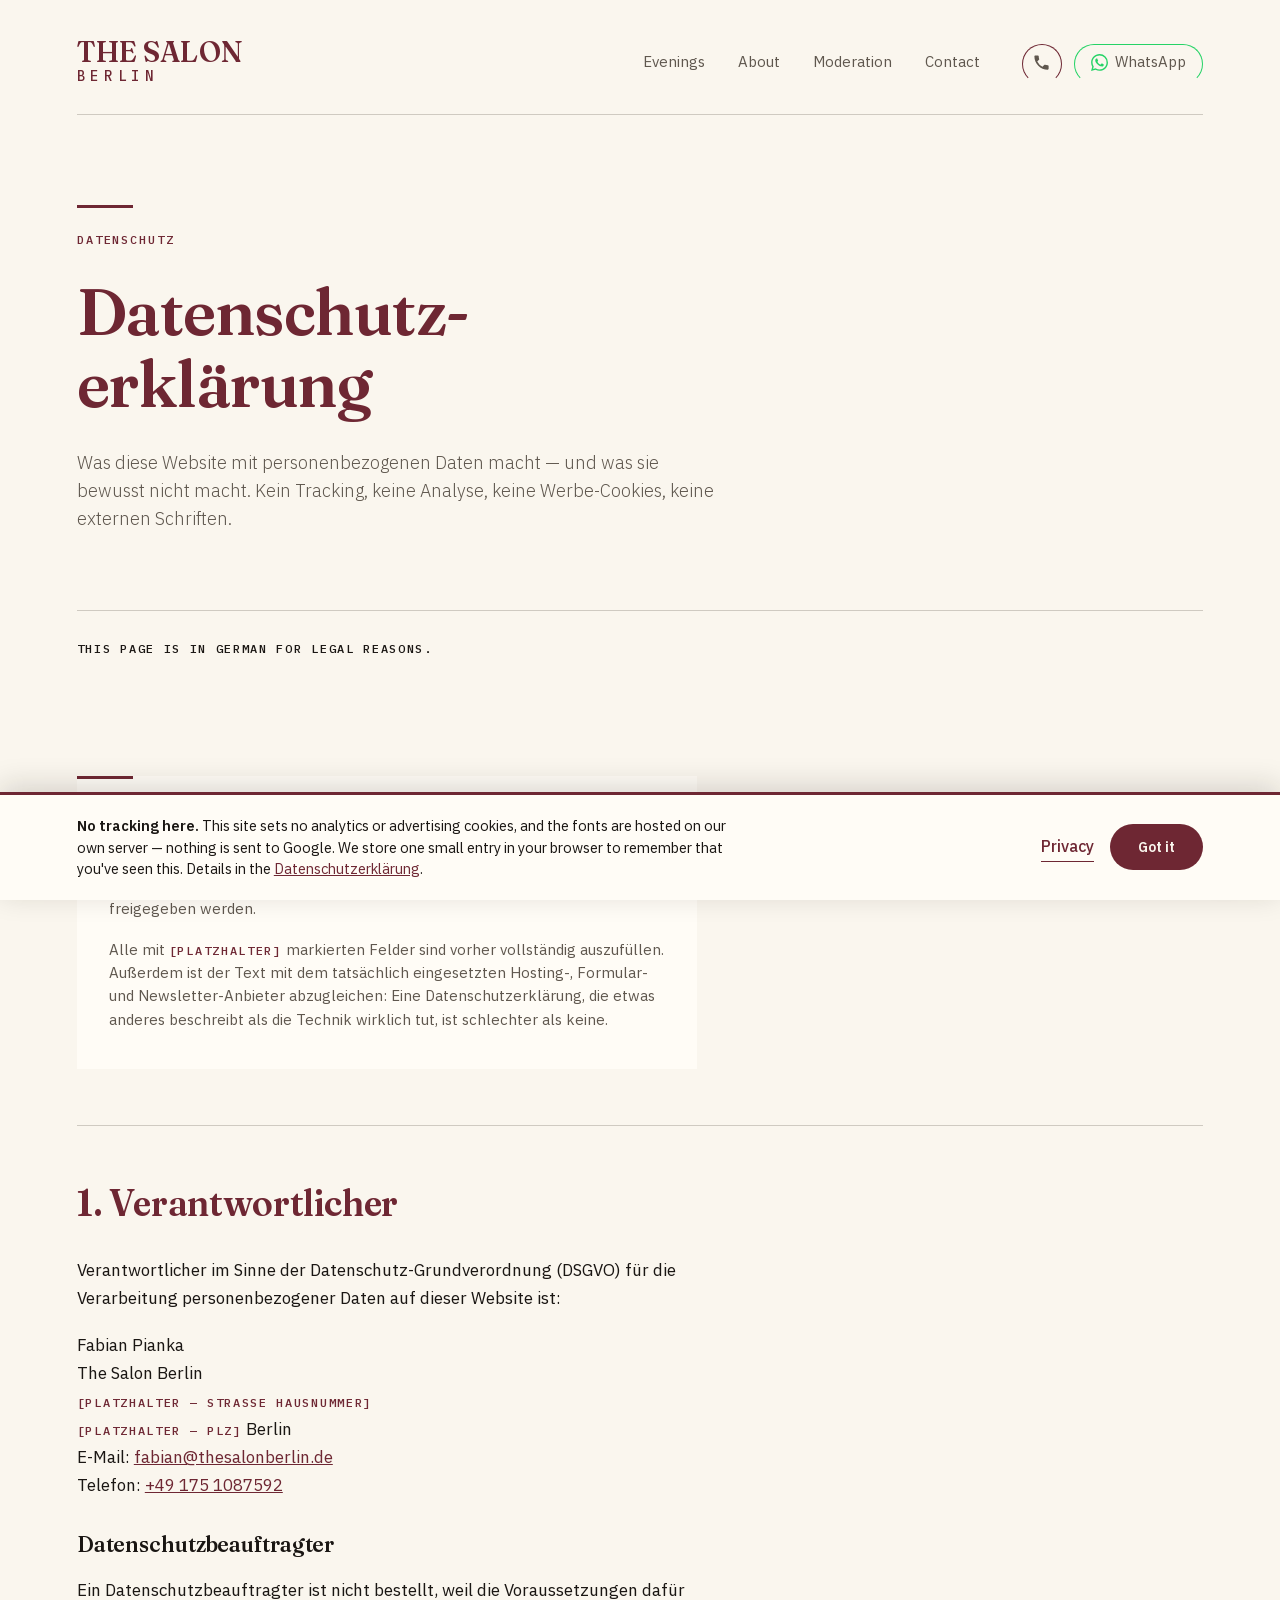
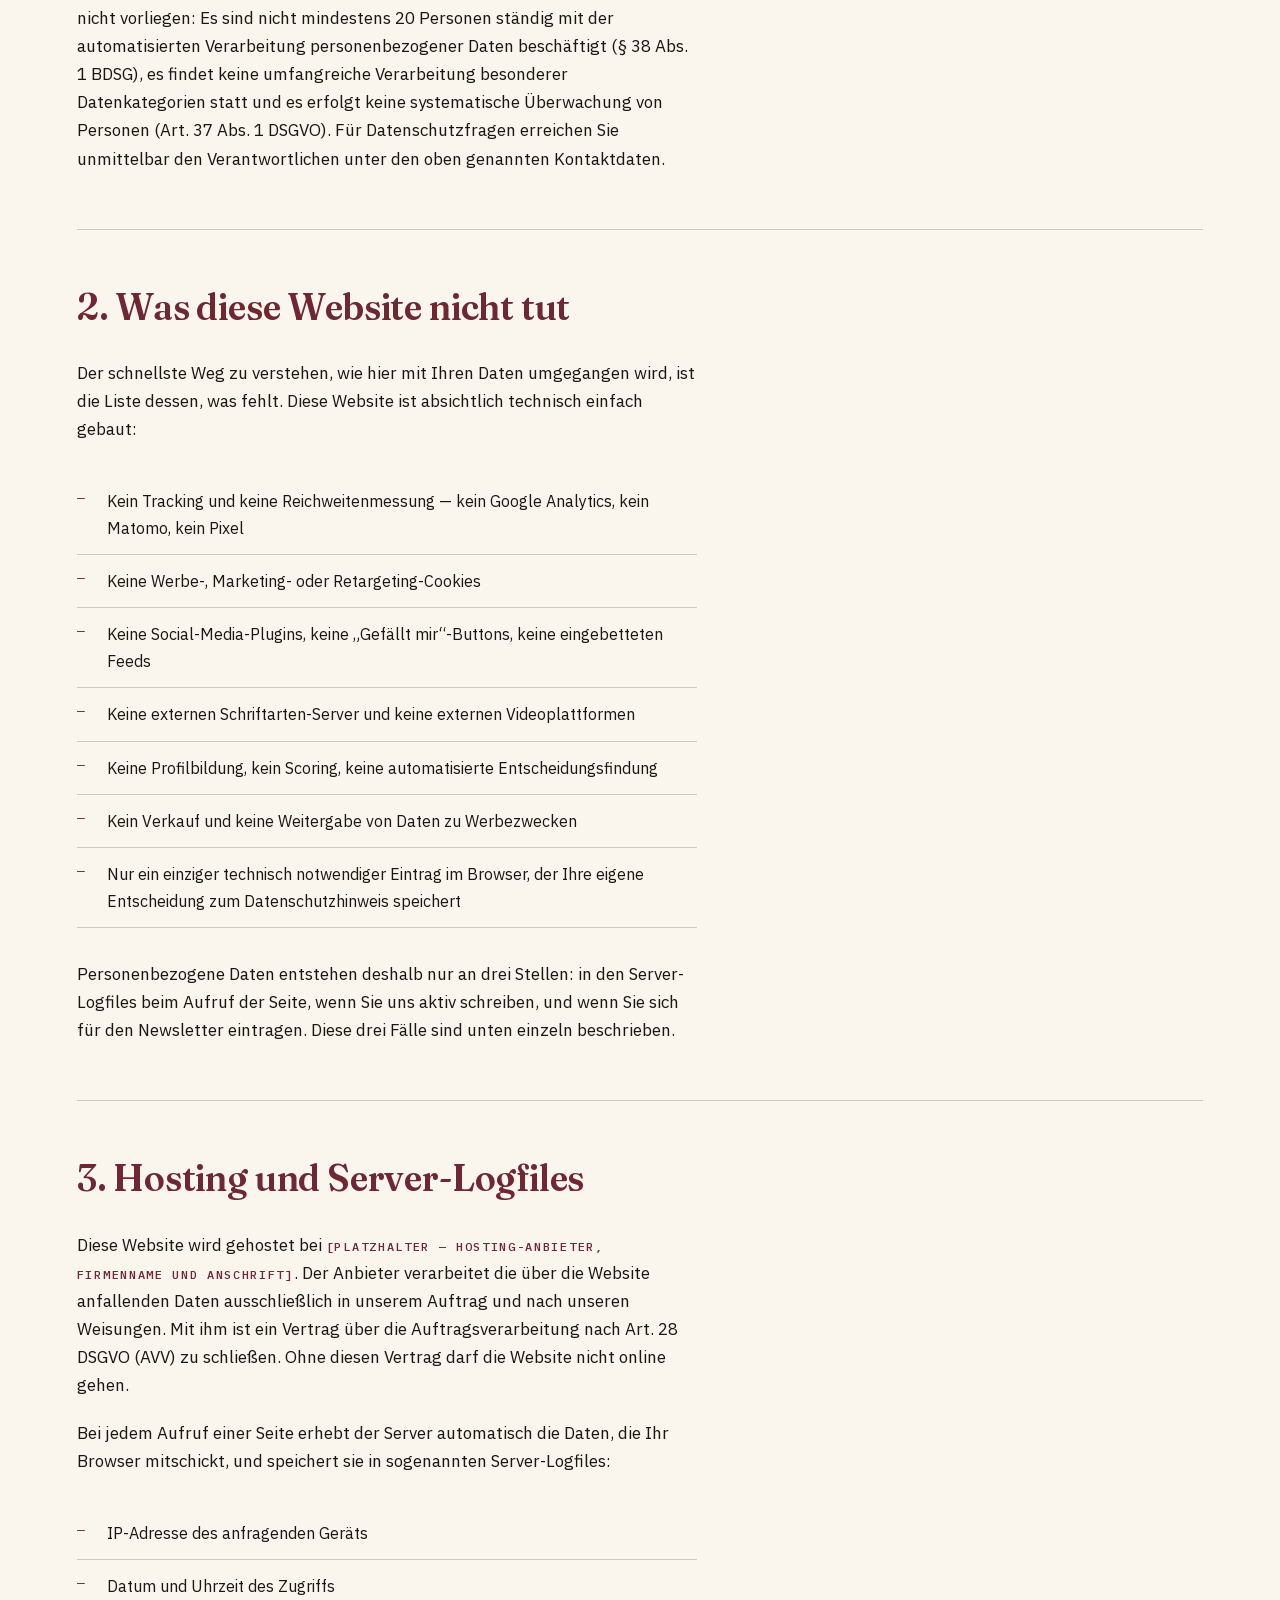
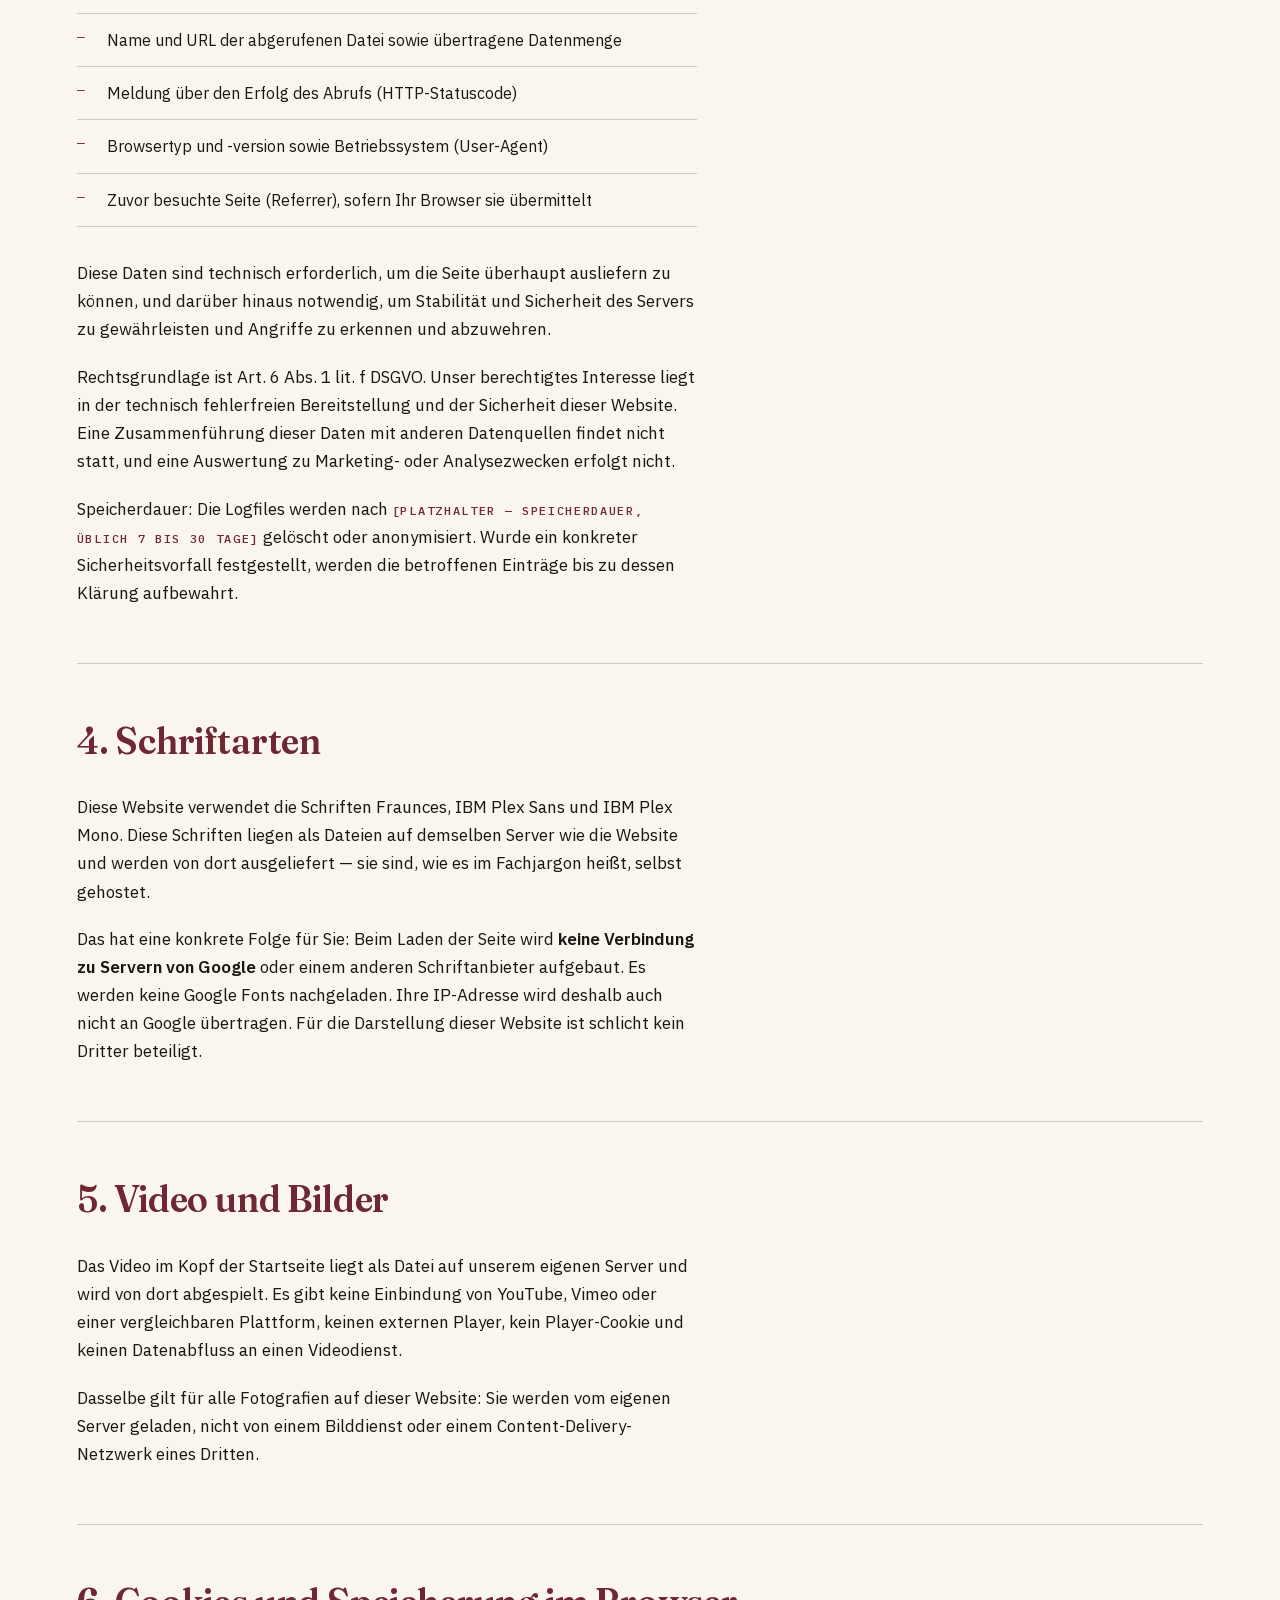
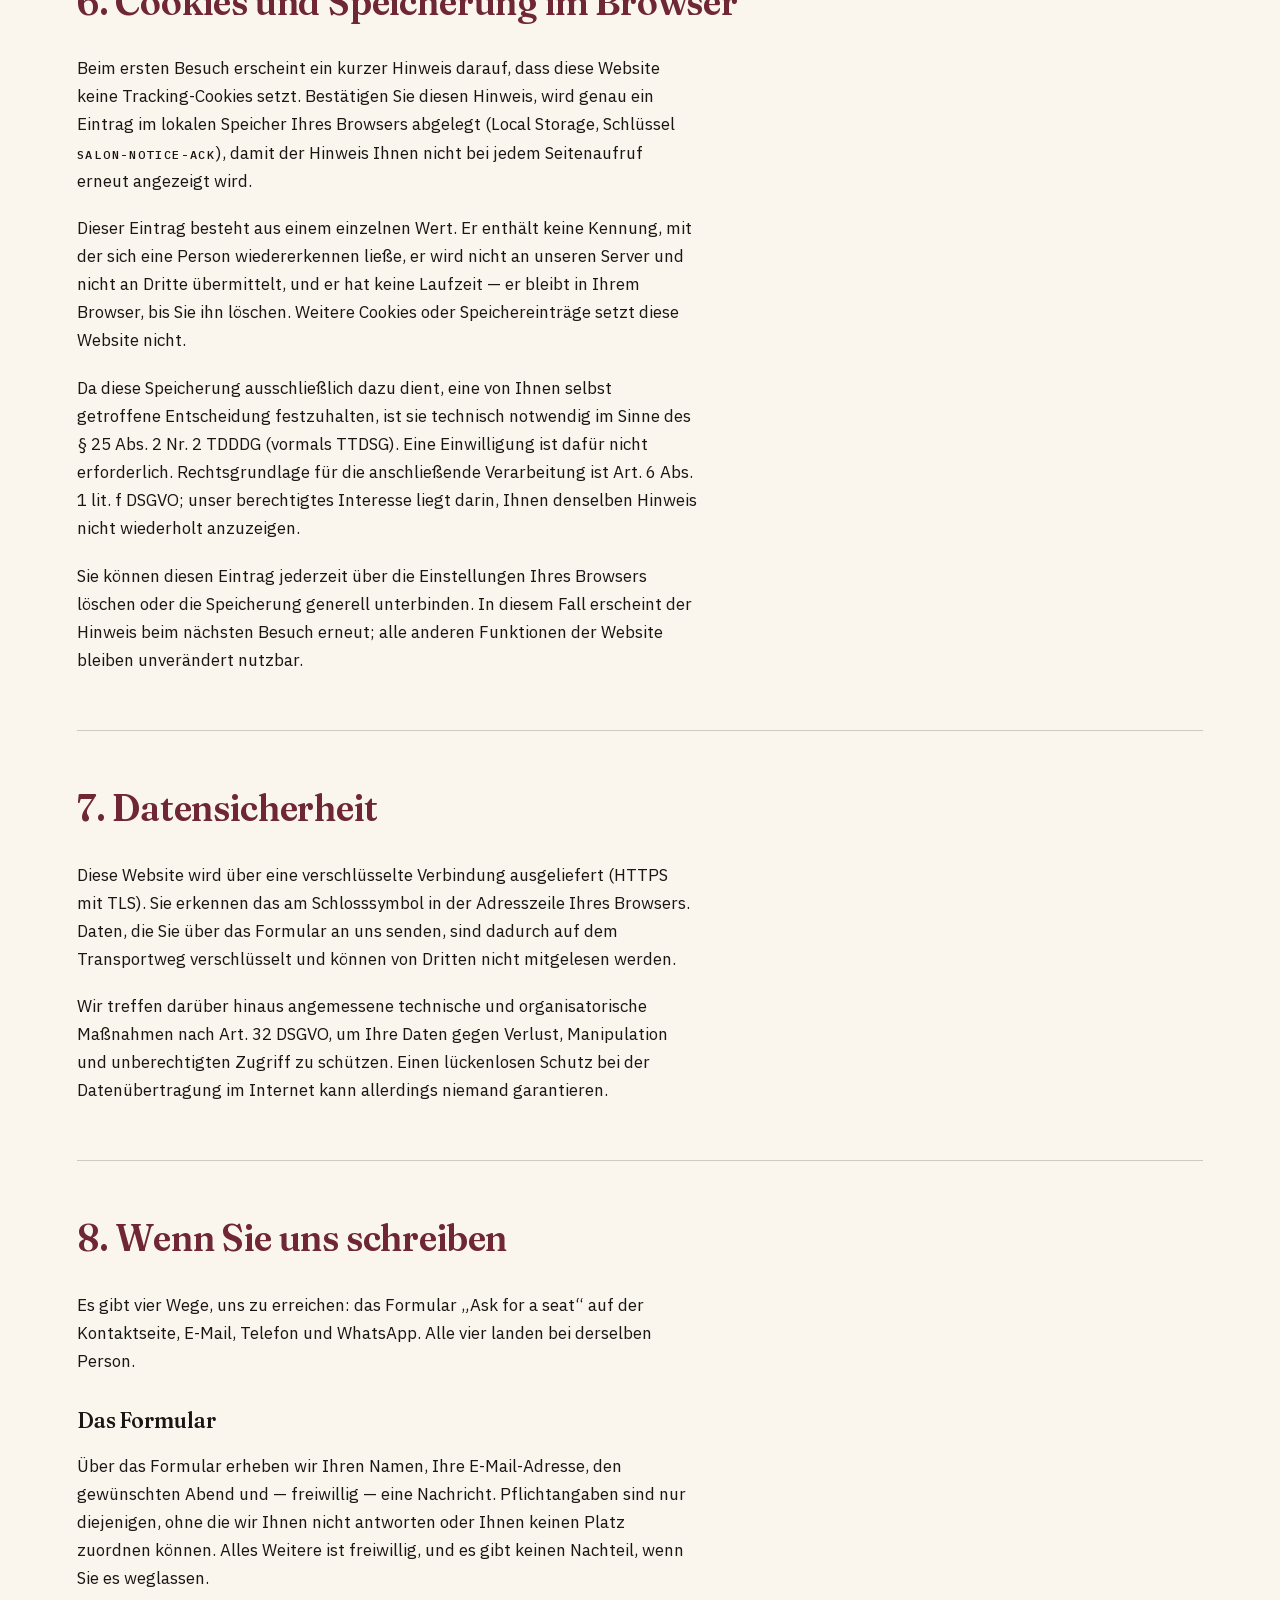
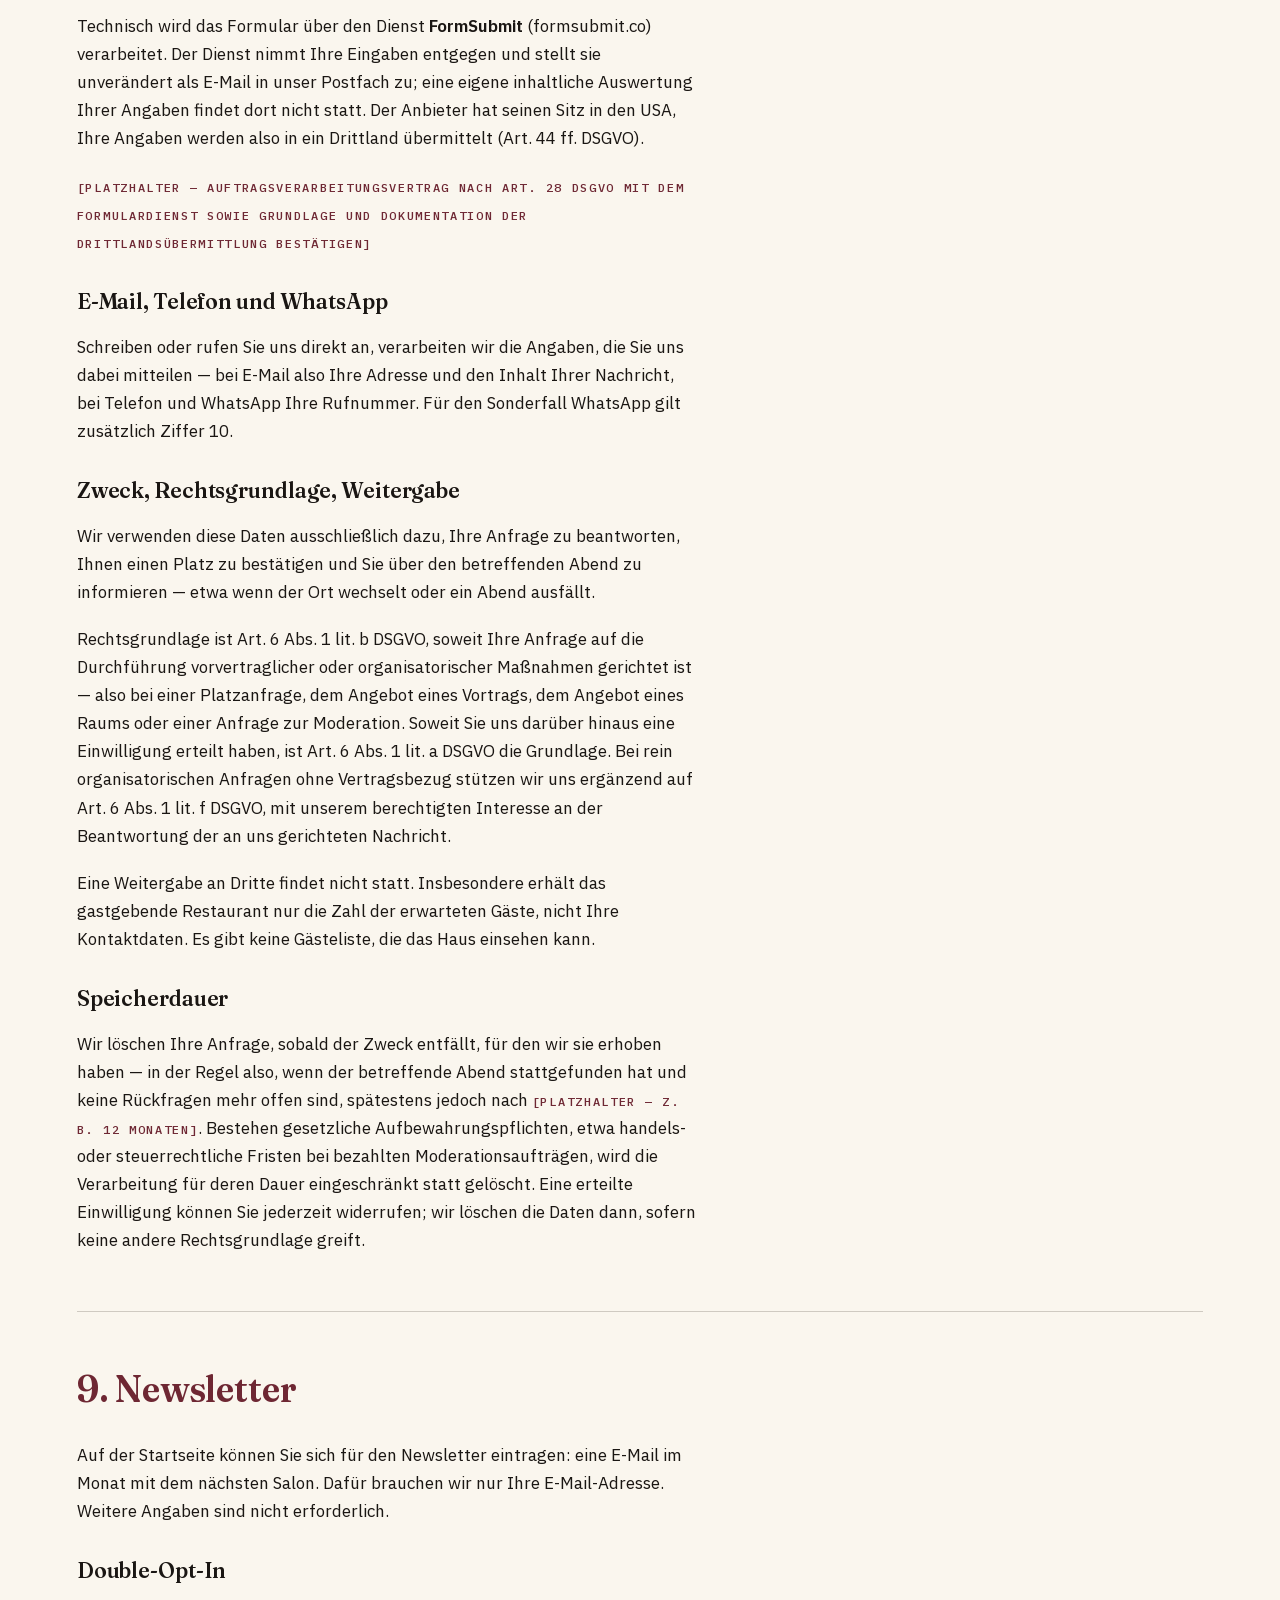
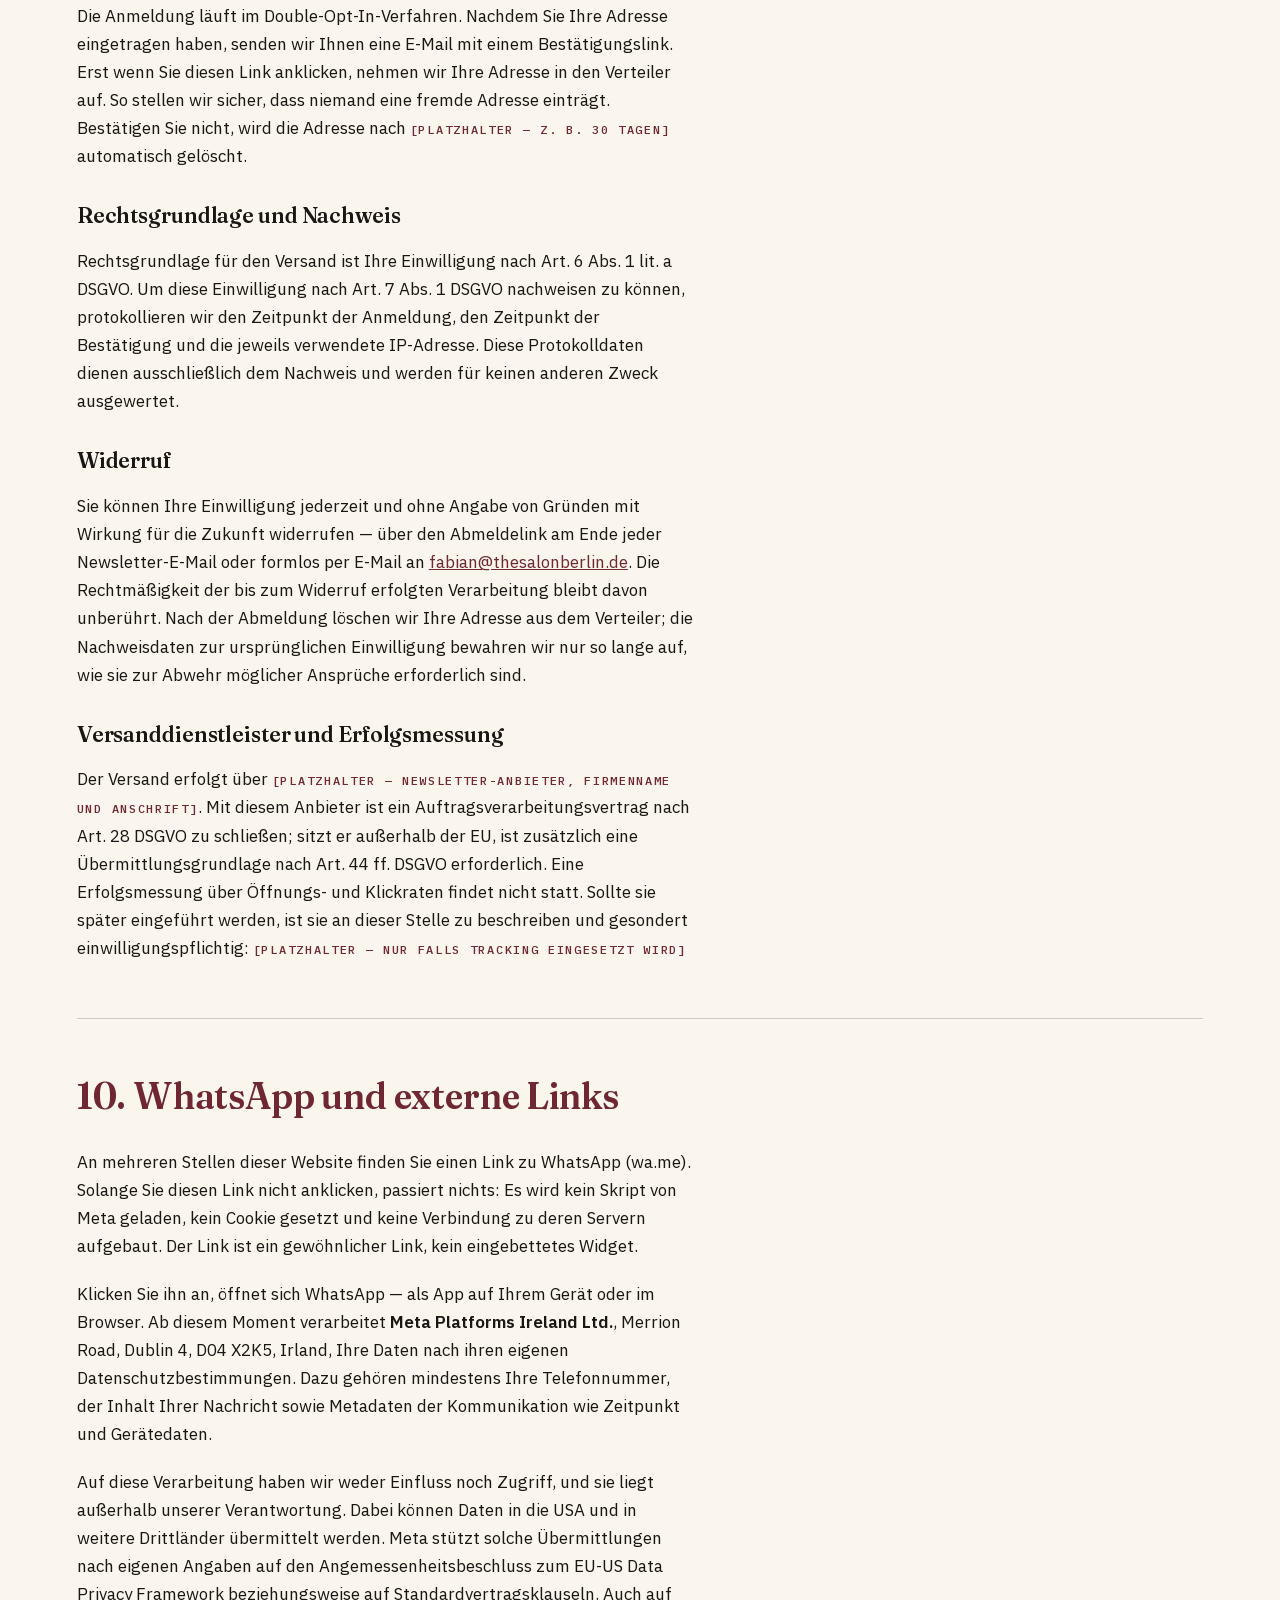
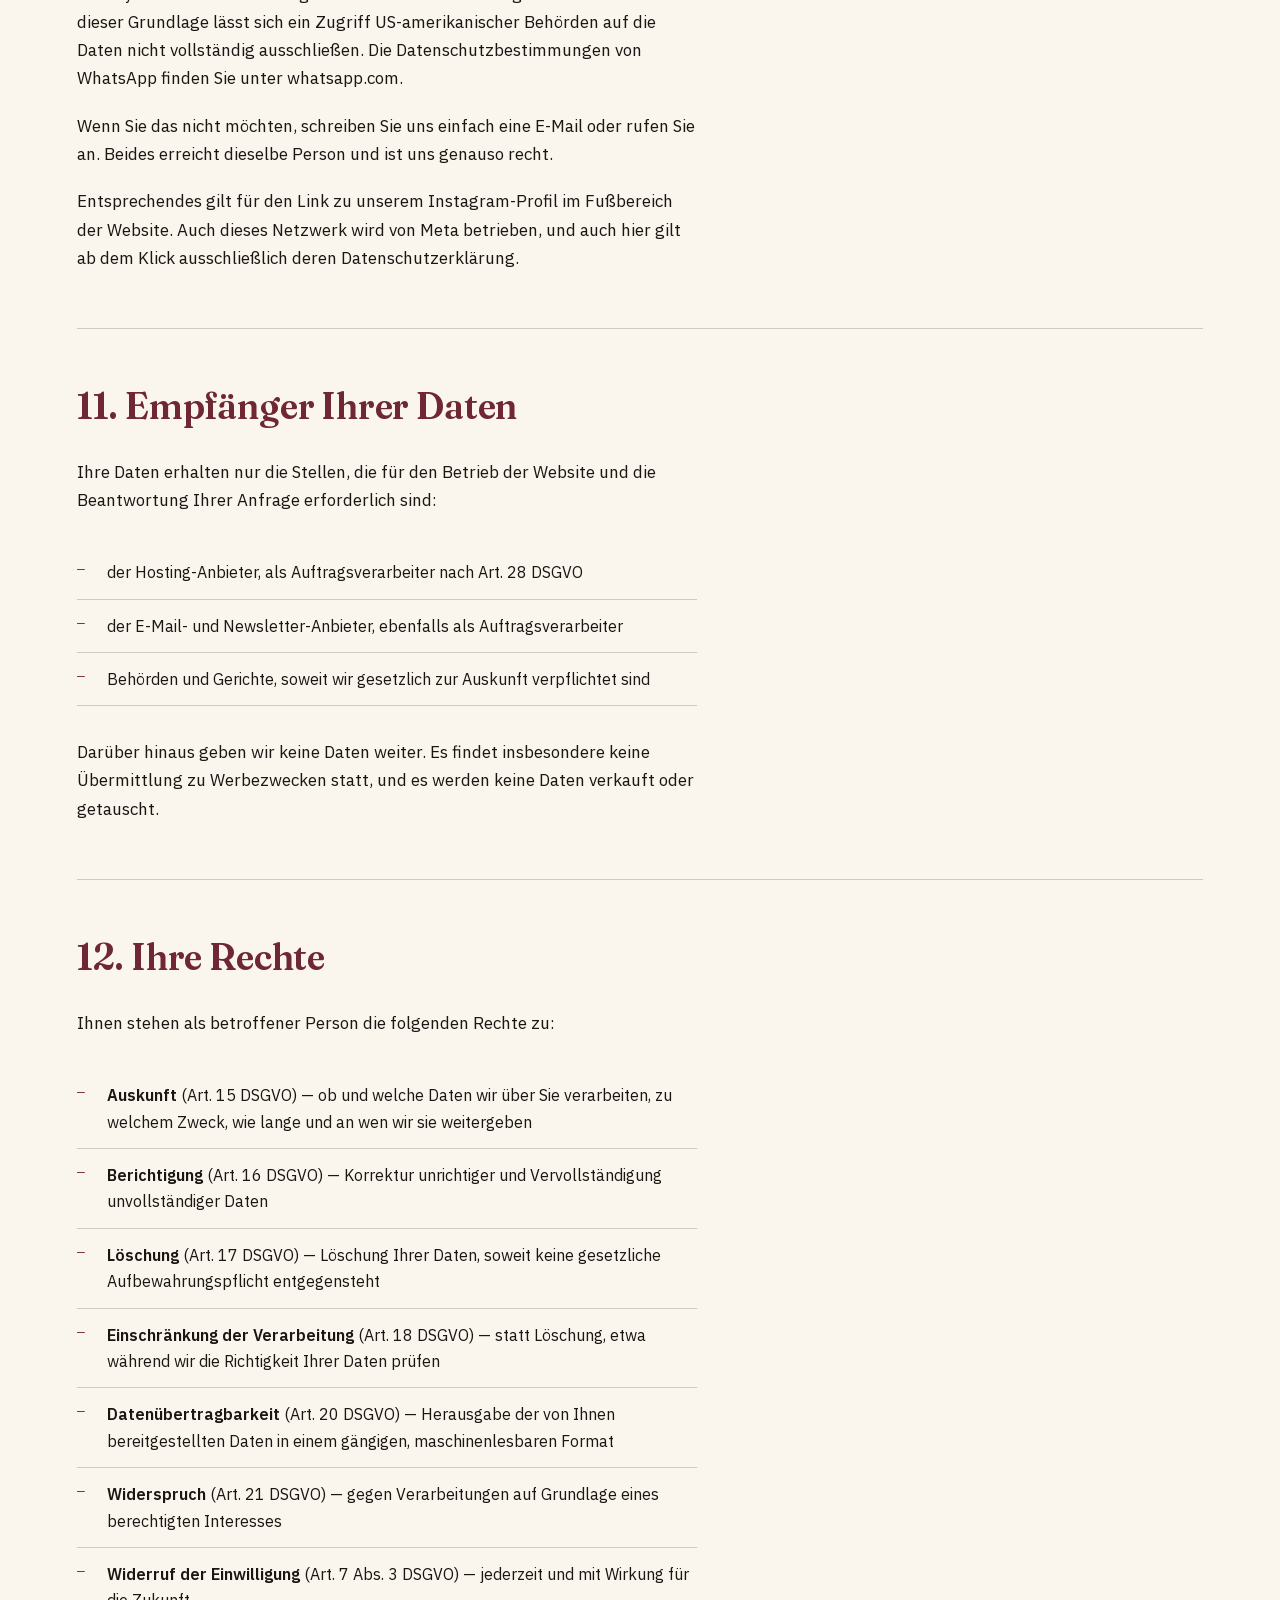
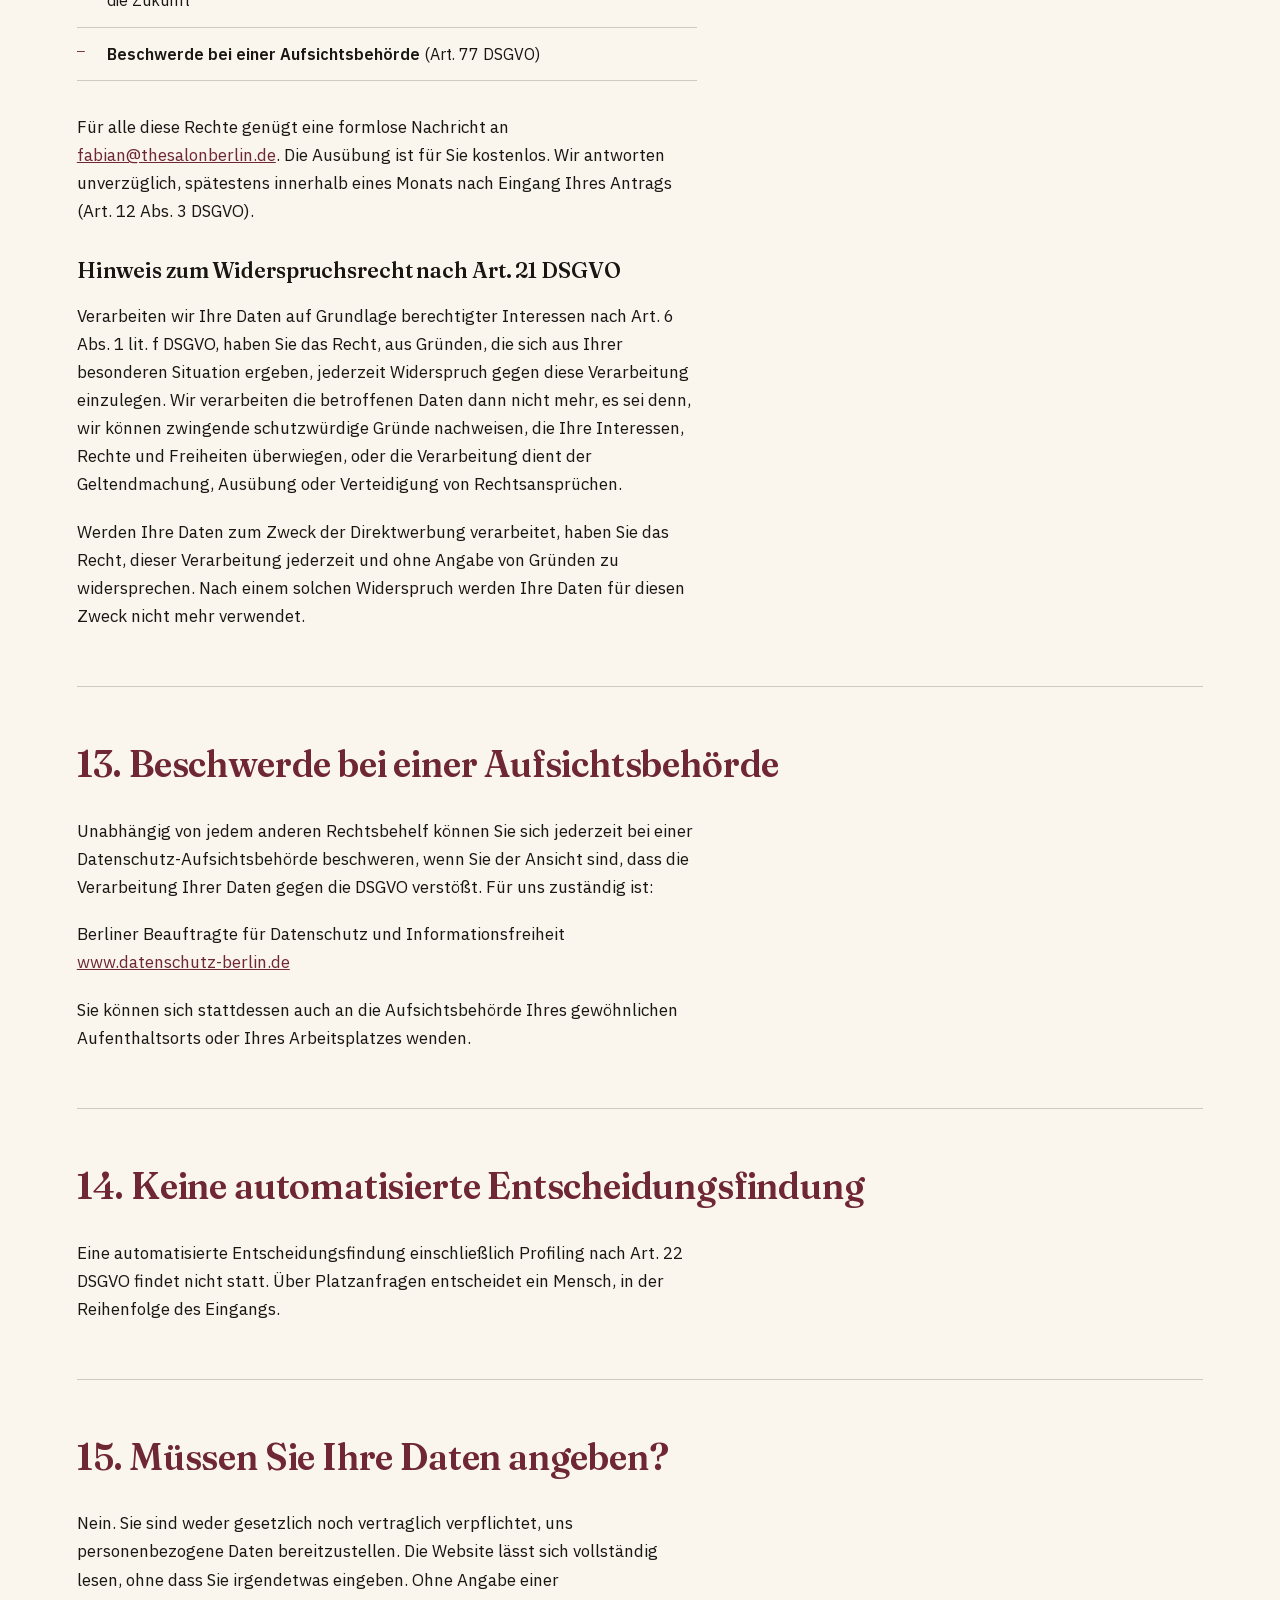
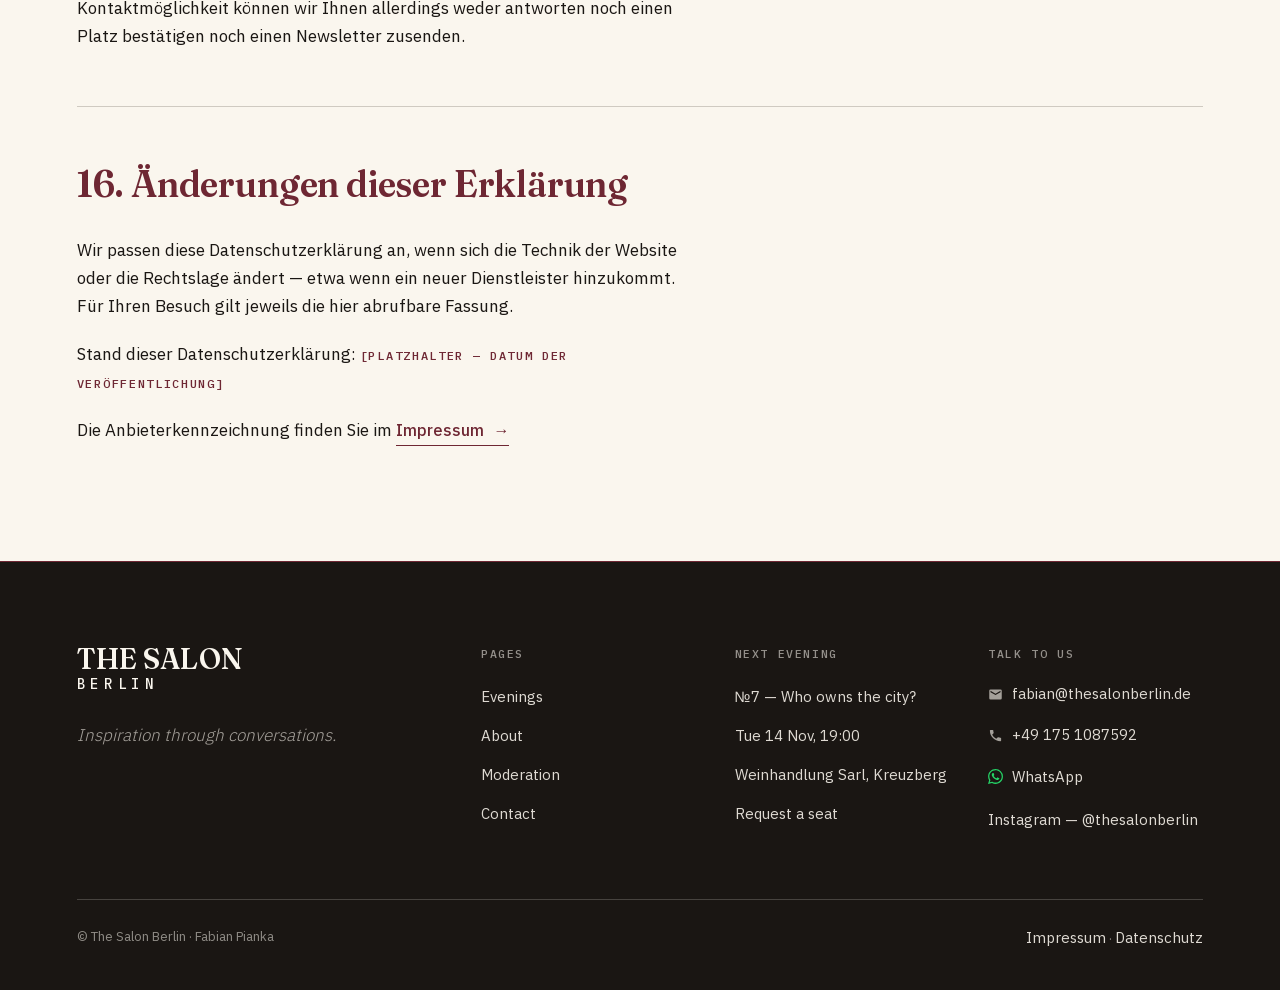
<file: datenschutz.html>
<!doctype html>
<html lang="de">
<head>
<meta charset="utf-8">
<meta name="viewport" content="width=device-width, initial-scale=1">
<title>Datenschutzerklärung — The Salon Berlin</title>
<meta name="description" content="Datenschutzerklärung — The Salon Berlin. Inspiration through conversations.">
<link rel="icon" href="/favicon.ico" sizes="any">
<link rel="icon" type="image/png" sizes="32x32" href="/favicon-32.png">
<link rel="icon" type="image/png" sizes="16x16" href="/favicon-16.png">
<link rel="apple-touch-icon" href="/apple-touch-icon.png">
<meta name="theme-color" content="#1A1613">

<link rel="canonical" href="https://thesalonberlin.de/datenschutz.html">
<meta property="og:type" content="website">
<meta property="og:site_name" content="The Salon Berlin">
<meta property="og:locale" content="en_GB">
<meta property="og:url" content="https://thesalonberlin.de/datenschutz.html">
<meta property="og:title" content="Datenschutzerklärung — The Salon Berlin">
<meta property="og:description" content="Kein Tracking, keine Analyse, keine Werbe-Cookies, keine externen Schriften.">
<meta property="og:image" content="https://thesalonberlin.de/og-image.jpg">
<meta property="og:image:secure_url" content="https://thesalonberlin.de/og-image.jpg">
<meta property="og:image:type" content="image/jpeg">
<meta property="og:image:width" content="1200">
<meta property="og:image:height" content="630">
<meta property="og:image:alt" content="The Salon Berlin — Debate &amp; Connect. Become Part of Our Community. Monthly in Berlin, free entry, 25 seats.">
<meta name="twitter:card" content="summary_large_image">
<meta name="twitter:title" content="Datenschutzerklärung — The Salon Berlin">
<meta name="twitter:description" content="Kein Tracking, keine Analyse, keine Werbe-Cookies, keine externen Schriften.">
<meta name="twitter:image" content="https://thesalonberlin.de/og-image.jpg">
<link rel="stylesheet" href="assets/salon.css">
</head>
<body>

<!-- ============ Header ============ -->
<header class="site-header">
  <div class="wrap bar">
    <a class="wordmark" href="index.html">
      <span class="top">The&nbsp;Salon</span>
      <span class="rule-mark"></span>
      <span class="bottom">Berlin</span>
    </a>
    <nav class="nav">
      <a href="evenings.html">Evenings</a>
      <a href="about.html">About</a>
      <a href="moderation.html">Moderation</a>
      <a href="contact.html">Contact</a>
          <span class="nav-actions">
            <a class="icon-btn icon-btn--icononly" href="tel:+491751087592" aria-label="Call +49 175 1087592" title="+49 175 1087592"><svg viewBox="0 0 24 24" aria-hidden="true"><path d="M6.62 10.79a15.05 15.05 0 0 0 6.59 6.59l2.2-2.2c.27-.27.67-.36 1.02-.24 1.12.37 2.33.57 3.57.57.55 0 1 .45 1 1V20c0 .55-.45 1-1 1C10.6 21 3 13.4 3 4c0-.55.45-1 1-1h3.5c.55 0 1 .45 1 1 0 1.25.2 2.45.57 3.57.11.35.03.74-.25 1.02l-2.2 2.2Z"/></svg></a>
            <a class="icon-btn icon-btn--wa" href="https://wa.me/491751087592?text=Hello%20Fabian%2C%20I%27d%20like%20to%20get%20in%20touch%20about%20The%20Salon%20Berlin." target="_blank" rel="noopener"><svg viewBox="0 0 24 24" aria-hidden="true"><path d="M17.47 14.38c-.3-.15-1.76-.87-2.03-.97-.27-.1-.47-.15-.67.15-.2.3-.77.97-.94 1.16-.17.2-.35.22-.64.08-.3-.15-1.26-.46-2.39-1.48-.88-.79-1.48-1.76-1.65-2.06-.17-.3-.02-.46.13-.6.13-.14.3-.35.45-.52.15-.18.2-.3.3-.5.1-.2.05-.37-.03-.52-.07-.15-.67-1.61-.91-2.2-.25-.58-.49-.5-.67-.51h-.57c-.2 0-.52.07-.8.37-.27.3-1.04 1.02-1.04 2.48 0 1.46 1.07 2.87 1.22 3.07.15.2 2.1 3.2 5.08 4.49.7.3 1.26.49 1.69.62.71.23 1.36.2 1.87.12.57-.08 1.76-.72 2-1.41.25-.7.25-1.29.18-1.41-.08-.13-.27-.2-.57-.35M12.05 21.79h-.01a9.87 9.87 0 0 1-5.03-1.38l-.36-.21-3.74.98 1-3.65-.24-.37a9.86 9.86 0 0 1-1.51-5.26c0-5.45 4.44-9.89 9.89-9.89 2.64 0 5.12 1.03 6.99 2.9a9.83 9.83 0 0 1 2.89 6.99c0 5.45-4.43 9.89-9.88 9.89M20.46 3.49A11.82 11.82 0 0 0 12.05 0C5.5 0 .16 5.34.16 11.89c0 2.1.55 4.14 1.59 5.95L.06 24l6.3-1.65a11.88 11.88 0 0 0 5.69 1.45h.005c6.55 0 11.89-5.34 11.89-11.89a11.82 11.82 0 0 0-3.48-8.42Z"/></svg><span>WhatsApp</span></a>
          </span>
    </nav>
  </div>
  <div class="wrap"><hr class="rule"></div>
</header>

<!-- ============ Hero (CREAM) ============ -->
<section class="hero surface-cream">
  <div class="wrap">
    <span class="eyebrow">Datenschutz</span>
    <h1 class="display">Daten&shy;schutz&shy;erklärung</h1>
    <p class="lead">Was diese Website mit personenbezogenen Daten macht — und was sie bewusst nicht
      macht. Kein Tracking, keine Analyse, keine Werbe-Cookies, keine externen Schriften.</p>
    <div class="hero-foot">
      <hr class="rule">
      <span class="meta">This page is in German for legal reasons.</span>
    </div>
  </div>
</section>

<!-- ============ Body (CREAM) ============ -->
<section class="section surface-cream">
  <div class="wrap">

    <!-- ---- Draft warning ---- -->
    <div class="card maxw-md">
      <span class="fig">Entwurf — noch nicht veröffentlichungsfertig</span>
      <p><strong>Dies ist ein Muster, keine geprüfte Datenschutzerklärung.</strong> Der Text muss vor
        der Veröffentlichung von einer Anwältin oder einem Anwalt geprüft und freigegeben werden.</p>
      <p class="mt-s">Alle mit <span class="meta meta--wine">[PLATZHALTER]</span> markierten Felder sind vorher
        vollständig auszufüllen. Außerdem ist der Text mit dem tatsächlich eingesetzten Hosting-,
        Formular- und Newsletter-Anbieter abzugleichen: Eine Datenschutzerklärung, die etwas anderes
        beschreibt als die Technik wirklich tut, ist schlechter als keine.</p>
    </div>

    <hr class="rule mt-l">

    <!-- ---- 1. Verantwortlicher ---- -->
    <h2 class="display mt-l">1. Verantwortlicher</h2>
    <p class="body-p maxw-md mt-m">Verantwortlicher im Sinne der Datenschutz-Grundverordnung (DSGVO)
      für die Verarbeitung personenbezogener Daten auf dieser Website ist:</p>
    <p class="body-p maxw-md mt-m">
      Fabian Pianka<br>
      The Salon Berlin<br>
      <span class="meta meta--wine">[PLATZHALTER — STRASSE HAUSNUMMER]</span><br>
      <span class="meta meta--wine">[PLATZHALTER — PLZ]</span> Berlin<br>
      E-Mail: <a href="mailto:fabian@thesalonberlin.de">fabian@thesalonberlin.de</a><br>
      Telefon: <a href="tel:+491751087592">+49 175 1087592</a>
    </p>
    <h3 class="display ink mt-m">Datenschutzbeauftragter</h3>
    <p class="body-p maxw-md mt-s">Ein Datenschutzbeauftragter ist nicht bestellt, weil die
      Voraussetzungen dafür nicht vorliegen: Es sind nicht mindestens 20 Personen ständig mit der
      automatisierten Verarbeitung personenbezogener Daten beschäftigt (§ 38 Abs. 1 BDSG), es findet
      keine umfangreiche Verarbeitung besonderer Datenkategorien statt und es erfolgt keine
      systematische Überwachung von Personen (Art. 37 Abs. 1 DSGVO). Für Datenschutzfragen erreichen
      Sie unmittelbar den Verantwortlichen unter den oben genannten Kontaktdaten.</p>

    <hr class="rule mt-l">

    <!-- ---- 2. Überblick ---- -->
    <h2 class="display mt-l">2. Was diese Website nicht tut</h2>
    <p class="body-p maxw-md mt-m">Der schnellste Weg zu verstehen, wie hier mit Ihren Daten umgegangen
      wird, ist die Liste dessen, was fehlt. Diese Website ist absichtlich technisch einfach gebaut:</p>
    <ul class="list-tick maxw-md mt-m">
      <li>Kein Tracking und keine Reichweitenmessung — kein Google Analytics, kein Matomo, kein Pixel</li>
      <li>Keine Werbe-, Marketing- oder Retargeting-Cookies</li>
      <li>Keine Social-Media-Plugins, keine „Gefällt mir“-Buttons, keine eingebetteten Feeds</li>
      <li>Keine externen Schriftarten-Server und keine externen Videoplattformen</li>
      <li>Keine Profilbildung, kein Scoring, keine automatisierte Entscheidungsfindung</li>
      <li>Kein Verkauf und keine Weitergabe von Daten zu Werbezwecken</li>
      <li>Nur ein einziger technisch notwendiger Eintrag im Browser, der Ihre eigene Entscheidung zum
        Datenschutzhinweis speichert</li>
    </ul>
    <p class="body-p maxw-md mt-m">Personenbezogene Daten entstehen deshalb nur an drei Stellen: in den
      Server-Logfiles beim Aufruf der Seite, wenn Sie uns aktiv schreiben, und wenn Sie sich für den
      Newsletter eintragen. Diese drei Fälle sind unten einzeln beschrieben.</p>

    <hr class="rule mt-l">

    <!-- ---- 3. Hosting und Logfiles ---- -->
    <h2 class="display mt-l">3. Hosting und Server-Logfiles</h2>
    <p class="body-p maxw-md mt-m">Diese Website wird gehostet bei
      <span class="meta meta--wine">[PLATZHALTER — HOSTING-ANBIETER, FIRMENNAME UND ANSCHRIFT]</span>.
      Der Anbieter verarbeitet die über die Website anfallenden Daten ausschließlich in unserem Auftrag
      und nach unseren Weisungen. Mit ihm ist ein Vertrag über die Auftragsverarbeitung nach Art. 28
      DSGVO (AVV) zu schließen. Ohne diesen Vertrag darf die Website nicht online gehen.</p>
    <p class="body-p maxw-md">Bei jedem Aufruf einer Seite erhebt der Server automatisch die Daten, die
      Ihr Browser mitschickt, und speichert sie in sogenannten Server-Logfiles:</p>
    <ul class="list-tick maxw-md mt-m">
      <li>IP-Adresse des anfragenden Geräts</li>
      <li>Datum und Uhrzeit des Zugriffs</li>
      <li>Name und URL der abgerufenen Datei sowie übertragene Datenmenge</li>
      <li>Meldung über den Erfolg des Abrufs (HTTP-Statuscode)</li>
      <li>Browsertyp und -version sowie Betriebssystem (User-Agent)</li>
      <li>Zuvor besuchte Seite (Referrer), sofern Ihr Browser sie übermittelt</li>
    </ul>
    <p class="body-p maxw-md mt-m">Diese Daten sind technisch erforderlich, um die Seite überhaupt
      ausliefern zu können, und darüber hinaus notwendig, um Stabilität und Sicherheit des Servers zu
      gewährleisten und Angriffe zu erkennen und abzuwehren.</p>
    <p class="body-p maxw-md">Rechtsgrundlage ist Art. 6 Abs. 1 lit. f DSGVO. Unser berechtigtes
      Interesse liegt in der technisch fehlerfreien Bereitstellung und der Sicherheit dieser Website.
      Eine Zusammenführung dieser Daten mit anderen Datenquellen findet nicht statt, und eine Auswertung
      zu Marketing- oder Analysezwecken erfolgt nicht.</p>
    <p class="body-p maxw-md">Speicherdauer: Die Logfiles werden nach
      <span class="meta meta--wine">[PLATZHALTER — SPEICHERDAUER, ÜBLICH 7 BIS 30 TAGE]</span> gelöscht
      oder anonymisiert. Wurde ein konkreter Sicherheitsvorfall festgestellt, werden die betroffenen
      Einträge bis zu dessen Klärung aufbewahrt.</p>

    <hr class="rule mt-l">

    <!-- ---- 4. Schriftarten ---- -->
    <h2 class="display mt-l">4. Schriftarten</h2>
    <p class="body-p maxw-md mt-m">Diese Website verwendet die Schriften Fraunces, IBM Plex Sans und
      IBM Plex Mono. Diese Schriften liegen als Dateien auf demselben Server wie die Website und werden
      von dort ausgeliefert — sie sind, wie es im Fachjargon heißt, selbst gehostet.</p>
    <p class="body-p maxw-md">Das hat eine konkrete Folge für Sie: Beim Laden der Seite wird
      <strong>keine Verbindung zu Servern von Google</strong> oder einem anderen Schriftanbieter
      aufgebaut. Es werden keine Google Fonts nachgeladen. Ihre IP-Adresse wird deshalb auch nicht an
      Google übertragen. Für die Darstellung dieser Website ist schlicht kein Dritter beteiligt.</p>

    <hr class="rule mt-l">

    <!-- ---- 5. Video und Bilder ---- -->
    <h2 class="display mt-l">5. Video und Bilder</h2>
    <p class="body-p maxw-md mt-m">Das Video im Kopf der Startseite liegt als Datei auf unserem eigenen
      Server und wird von dort abgespielt. Es gibt keine Einbindung von YouTube, Vimeo oder einer
      vergleichbaren Plattform, keinen externen Player, kein Player-Cookie und keinen Datenabfluss an
      einen Videodienst.</p>
    <p class="body-p maxw-md">Dasselbe gilt für alle Fotografien auf dieser Website: Sie werden vom
      eigenen Server geladen, nicht von einem Bilddienst oder einem Content-Delivery-Netzwerk eines
      Dritten.</p>

    <hr class="rule mt-l">

    <!-- ---- 6. Cookies ---- -->
    <h2 class="display mt-l">6. Cookies und Speicherung im Browser</h2>
    <p class="body-p maxw-md mt-m">Beim ersten Besuch erscheint ein kurzer Hinweis darauf, dass diese
      Website keine Tracking-Cookies setzt. Bestätigen Sie diesen Hinweis, wird genau ein Eintrag im
      lokalen Speicher Ihres Browsers abgelegt (Local Storage, Schlüssel
      <span class="meta">salon-notice-ack</span>), damit der Hinweis Ihnen nicht bei jedem Seitenaufruf
      erneut angezeigt wird.</p>
    <p class="body-p maxw-md">Dieser Eintrag besteht aus einem einzelnen Wert. Er enthält keine Kennung,
      mit der sich eine Person wiedererkennen ließe, er wird nicht an unseren Server und nicht an Dritte
      übermittelt, und er hat keine Laufzeit — er bleibt in Ihrem Browser, bis Sie ihn löschen. Weitere
      Cookies oder Speichereinträge setzt diese Website nicht.</p>
    <p class="body-p maxw-md">Da diese Speicherung ausschließlich dazu dient, eine von Ihnen selbst
      getroffene Entscheidung festzuhalten, ist sie technisch notwendig im Sinne des § 25 Abs. 2 Nr. 2
      TDDDG (vormals TTDSG). Eine Einwilligung ist dafür nicht erforderlich. Rechtsgrundlage für die
      anschließende Verarbeitung ist Art. 6 Abs. 1 lit. f DSGVO; unser berechtigtes Interesse liegt
      darin, Ihnen denselben Hinweis nicht wiederholt anzuzeigen.</p>
    <p class="body-p maxw-md">Sie können diesen Eintrag jederzeit über die Einstellungen Ihres Browsers
      löschen oder die Speicherung generell unterbinden. In diesem Fall erscheint der Hinweis beim
      nächsten Besuch erneut; alle anderen Funktionen der Website bleiben unverändert nutzbar.</p>

    <hr class="rule mt-l">

    <!-- ---- 7. Datensicherheit ---- -->
    <h2 class="display mt-l">7. Datensicherheit</h2>
    <p class="body-p maxw-md mt-m">Diese Website wird über eine verschlüsselte Verbindung ausgeliefert
      (HTTPS mit TLS). Sie erkennen das am Schlosssymbol in der Adresszeile Ihres Browsers. Daten, die
      Sie über das Formular an uns senden, sind dadurch auf dem Transportweg verschlüsselt und können
      von Dritten nicht mitgelesen werden.</p>
    <p class="body-p maxw-md">Wir treffen darüber hinaus angemessene technische und organisatorische
      Maßnahmen nach Art. 32 DSGVO, um Ihre Daten gegen Verlust, Manipulation und unberechtigten
      Zugriff zu schützen. Einen lückenlosen Schutz bei der Datenübertragung im Internet kann allerdings
      niemand garantieren.</p>

    <hr class="rule mt-l">

    <!-- ---- 8. Kontaktaufnahme ---- -->
    <h2 class="display mt-l">8. Wenn Sie uns schreiben</h2>
    <p class="body-p maxw-md mt-m">Es gibt vier Wege, uns zu erreichen: das Formular „Ask for a seat“
      auf der Kontaktseite, E-Mail, Telefon und WhatsApp. Alle vier landen bei derselben Person.</p>

    <h3 class="display ink mt-m">Das Formular</h3>
    <p class="body-p maxw-md mt-s">Über das Formular erheben wir Ihren Namen, Ihre E-Mail-Adresse, den
      gewünschten Abend und — freiwillig — eine Nachricht. Pflichtangaben sind nur diejenigen, ohne die
      wir Ihnen nicht antworten oder Ihnen keinen Platz zuordnen können. Alles Weitere ist freiwillig,
      und es gibt keinen Nachteil, wenn Sie es weglassen.</p>
    <p class="body-p maxw-md">Technisch wird das Formular über den Dienst <strong>FormSubmit</strong>
      (formsubmit.co) verarbeitet. Der Dienst nimmt Ihre Eingaben entgegen und stellt sie unverändert
      als E-Mail in unser Postfach zu; eine eigene inhaltliche Auswertung Ihrer Angaben findet dort
      nicht statt. Der Anbieter hat seinen Sitz in den USA, Ihre Angaben werden also in ein Drittland
      übermittelt (Art. 44 ff. DSGVO).</p>
    <p class="body-p maxw-md">
      <span class="meta meta--wine">[PLATZHALTER — AUFTRAGSVERARBEITUNGSVERTRAG NACH ART. 28 DSGVO
      MIT DEM FORMULARDIENST SOWIE GRUNDLAGE UND DOKUMENTATION DER DRITTLANDSÜBERMITTLUNG
      BESTÄTIGEN]</span></p>

    <h3 class="display ink mt-m">E-Mail, Telefon und WhatsApp</h3>
    <p class="body-p maxw-md mt-s">Schreiben oder rufen Sie uns direkt an, verarbeiten wir die Angaben,
      die Sie uns dabei mitteilen — bei E-Mail also Ihre Adresse und den Inhalt Ihrer Nachricht, bei
      Telefon und WhatsApp Ihre Rufnummer. Für den Sonderfall WhatsApp gilt zusätzlich Ziffer 10.</p>

    <h3 class="display ink mt-m">Zweck, Rechtsgrundlage, Weitergabe</h3>
    <p class="body-p maxw-md mt-s">Wir verwenden diese Daten ausschließlich dazu, Ihre Anfrage zu
      beantworten, Ihnen einen Platz zu bestätigen und Sie über den betreffenden Abend zu informieren —
      etwa wenn der Ort wechselt oder ein Abend ausfällt.</p>
    <p class="body-p maxw-md">Rechtsgrundlage ist Art. 6 Abs. 1 lit. b DSGVO, soweit Ihre Anfrage auf
      die Durchführung vorvertraglicher oder organisatorischer Maßnahmen gerichtet ist — also bei einer
      Platzanfrage, dem Angebot eines Vortrags, dem Angebot eines Raums oder einer Anfrage zur
      Moderation. Soweit Sie uns darüber hinaus eine Einwilligung erteilt haben, ist Art. 6 Abs. 1
      lit. a DSGVO die Grundlage. Bei rein organisatorischen Anfragen ohne Vertragsbezug stützen wir uns
      ergänzend auf Art. 6 Abs. 1 lit. f DSGVO, mit unserem berechtigten Interesse an der Beantwortung
      der an uns gerichteten Nachricht.</p>
    <p class="body-p maxw-md">Eine Weitergabe an Dritte findet nicht statt. Insbesondere erhält das
      gastgebende Restaurant nur die Zahl der erwarteten Gäste, nicht Ihre Kontaktdaten. Es gibt keine
      Gästeliste, die das Haus einsehen kann.</p>

    <h3 class="display ink mt-m">Speicherdauer</h3>
    <p class="body-p maxw-md mt-s">Wir löschen Ihre Anfrage, sobald der Zweck entfällt, für den wir sie
      erhoben haben — in der Regel also, wenn der betreffende Abend stattgefunden hat und keine
      Rückfragen mehr offen sind, spätestens jedoch nach
      <span class="meta meta--wine">[PLATZHALTER — Z. B. 12 MONATEN]</span>. Bestehen gesetzliche
      Aufbewahrungspflichten, etwa handels- oder steuerrechtliche Fristen bei bezahlten
      Moderationsaufträgen, wird die Verarbeitung für deren Dauer eingeschränkt statt gelöscht. Eine
      erteilte Einwilligung können Sie jederzeit widerrufen; wir löschen die Daten dann, sofern keine
      andere Rechtsgrundlage greift.</p>

    <hr class="rule mt-l">

    <!-- ---- 9. Newsletter ---- -->
    <h2 class="display mt-l">9. Newsletter</h2>
    <p class="body-p maxw-md mt-m">Auf der Startseite können Sie sich für den Newsletter eintragen: eine
      E-Mail im Monat mit dem nächsten Salon. Dafür brauchen wir nur Ihre E-Mail-Adresse. Weitere
      Angaben sind nicht erforderlich.</p>

    <h3 class="display ink mt-m">Double-Opt-In</h3>
    <p class="body-p maxw-md mt-s">Die Anmeldung läuft im Double-Opt-In-Verfahren. Nachdem Sie Ihre
      Adresse eingetragen haben, senden wir Ihnen eine E-Mail mit einem Bestätigungslink. Erst wenn Sie
      diesen Link anklicken, nehmen wir Ihre Adresse in den Verteiler auf. So stellen wir sicher, dass
      niemand eine fremde Adresse einträgt. Bestätigen Sie nicht, wird die Adresse nach
      <span class="meta meta--wine">[PLATZHALTER — Z. B. 30 TAGEN]</span> automatisch gelöscht.</p>

    <h3 class="display ink mt-m">Rechtsgrundlage und Nachweis</h3>
    <p class="body-p maxw-md mt-s">Rechtsgrundlage für den Versand ist Ihre Einwilligung nach Art. 6
      Abs. 1 lit. a DSGVO. Um diese Einwilligung nach Art. 7 Abs. 1 DSGVO nachweisen zu können,
      protokollieren wir den Zeitpunkt der Anmeldung, den Zeitpunkt der Bestätigung und die jeweils
      verwendete IP-Adresse. Diese Protokolldaten dienen ausschließlich dem Nachweis und werden für
      keinen anderen Zweck ausgewertet.</p>

    <h3 class="display ink mt-m">Widerruf</h3>
    <p class="body-p maxw-md mt-s">Sie können Ihre Einwilligung jederzeit und ohne Angabe von Gründen
      mit Wirkung für die Zukunft widerrufen — über den Abmeldelink am Ende jeder Newsletter-E-Mail oder
      formlos per E-Mail an <a href="mailto:fabian@thesalonberlin.de">fabian@thesalonberlin.de</a>. Die
      Rechtmäßigkeit der bis zum Widerruf erfolgten Verarbeitung bleibt davon unberührt. Nach der
      Abmeldung löschen wir Ihre Adresse aus dem Verteiler; die Nachweisdaten zur ursprünglichen
      Einwilligung bewahren wir nur so lange auf, wie sie zur Abwehr möglicher Ansprüche erforderlich
      sind.</p>

    <h3 class="display ink mt-m">Versanddienstleister und Erfolgsmessung</h3>
    <p class="body-p maxw-md mt-s">Der Versand erfolgt über
      <span class="meta meta--wine">[PLATZHALTER — NEWSLETTER-ANBIETER, FIRMENNAME UND ANSCHRIFT]</span>.
      Mit diesem Anbieter ist ein Auftragsverarbeitungsvertrag nach Art. 28 DSGVO zu schließen; sitzt er
      außerhalb der EU, ist zusätzlich eine Übermittlungsgrundlage nach Art. 44 ff. DSGVO erforderlich.
      Eine Erfolgsmessung über Öffnungs- und Klickraten findet nicht statt. Sollte sie später eingeführt
      werden, ist sie an dieser Stelle zu beschreiben und gesondert einwilligungspflichtig:
      <span class="meta meta--wine">[PLATZHALTER — NUR FALLS TRACKING EINGESETZT WIRD]</span></p>

    <hr class="rule mt-l">

    <!-- ---- 10. WhatsApp ---- -->
    <h2 class="display mt-l">10. WhatsApp und externe Links</h2>
    <p class="body-p maxw-md mt-m">An mehreren Stellen dieser Website finden Sie einen Link zu WhatsApp
      (wa.me). Solange Sie diesen Link nicht anklicken, passiert nichts: Es wird kein Skript von Meta
      geladen, kein Cookie gesetzt und keine Verbindung zu deren Servern aufgebaut. Der Link ist ein
      gewöhnlicher Link, kein eingebettetes Widget.</p>
    <p class="body-p maxw-md">Klicken Sie ihn an, öffnet sich WhatsApp — als App auf Ihrem Gerät oder im
      Browser. Ab diesem Moment verarbeitet <strong>Meta Platforms Ireland Ltd.</strong>, Merrion Road,
      Dublin 4, D04 X2K5, Irland, Ihre Daten nach ihren eigenen Datenschutzbestimmungen. Dazu gehören
      mindestens Ihre Telefonnummer, der Inhalt Ihrer Nachricht sowie Metadaten der Kommunikation wie
      Zeitpunkt und Gerätedaten.</p>
    <p class="body-p maxw-md">Auf diese Verarbeitung haben wir weder Einfluss noch Zugriff, und sie
      liegt außerhalb unserer Verantwortung. Dabei können Daten in die USA und in weitere Drittländer
      übermittelt werden. Meta stützt solche Übermittlungen nach eigenen Angaben auf den
      Angemessenheitsbeschluss zum EU-US Data Privacy Framework beziehungsweise auf
      Standardvertragsklauseln. Auch auf dieser Grundlage lässt sich ein Zugriff US-amerikanischer
      Behörden auf die Daten nicht vollständig ausschließen. Die Datenschutzbestimmungen von WhatsApp
      finden Sie unter whatsapp.com.</p>
    <p class="body-p maxw-md">Wenn Sie das nicht möchten, schreiben Sie uns einfach eine E-Mail oder
      rufen Sie an. Beides erreicht dieselbe Person und ist uns genauso recht.</p>
    <p class="body-p maxw-md">Entsprechendes gilt für den Link zu unserem Instagram-Profil im Fußbereich
      der Website. Auch dieses Netzwerk wird von Meta betrieben, und auch hier gilt ab dem Klick
      ausschließlich deren Datenschutzerklärung.</p>

    <hr class="rule mt-l">

    <!-- ---- 11. Empfänger ---- -->
    <h2 class="display mt-l">11. Empfänger Ihrer Daten</h2>
    <p class="body-p maxw-md mt-m">Ihre Daten erhalten nur die Stellen, die für den Betrieb der Website
      und die Beantwortung Ihrer Anfrage erforderlich sind:</p>
    <ul class="list-tick maxw-md mt-m">
      <li>der Hosting-Anbieter, als Auftragsverarbeiter nach Art. 28 DSGVO</li>
      <li>der E-Mail- und Newsletter-Anbieter, ebenfalls als Auftragsverarbeiter</li>
      <li>Behörden und Gerichte, soweit wir gesetzlich zur Auskunft verpflichtet sind</li>
    </ul>
    <p class="body-p maxw-md mt-m">Darüber hinaus geben wir keine Daten weiter. Es findet insbesondere
      keine Übermittlung zu Werbezwecken statt, und es werden keine Daten verkauft oder getauscht.</p>

    <hr class="rule mt-l">

    <!-- ---- 12. Ihre Rechte ---- -->
    <h2 class="display mt-l">12. Ihre Rechte</h2>
    <p class="body-p maxw-md mt-m">Ihnen stehen als betroffener Person die folgenden Rechte zu:</p>
    <ul class="list-tick maxw-md mt-m">
      <li><strong>Auskunft</strong> (Art. 15 DSGVO) — ob und welche Daten wir über Sie verarbeiten, zu
        welchem Zweck, wie lange und an wen wir sie weitergeben</li>
      <li><strong>Berichtigung</strong> (Art. 16 DSGVO) — Korrektur unrichtiger und Vervollständigung
        unvollständiger Daten</li>
      <li><strong>Löschung</strong> (Art. 17 DSGVO) — Löschung Ihrer Daten, soweit keine gesetzliche
        Aufbewahrungspflicht entgegensteht</li>
      <li><strong>Einschränkung der Verarbeitung</strong> (Art. 18 DSGVO) — statt Löschung, etwa während
        wir die Richtigkeit Ihrer Daten prüfen</li>
      <li><strong>Datenübertragbarkeit</strong> (Art. 20 DSGVO) — Herausgabe der von Ihnen
        bereitgestellten Daten in einem gängigen, maschinenlesbaren Format</li>
      <li><strong>Widerspruch</strong> (Art. 21 DSGVO) — gegen Verarbeitungen auf Grundlage eines
        berechtigten Interesses</li>
      <li><strong>Widerruf der Einwilligung</strong> (Art. 7 Abs. 3 DSGVO) — jederzeit und mit Wirkung
        für die Zukunft</li>
      <li><strong>Beschwerde bei einer Aufsichtsbehörde</strong> (Art. 77 DSGVO)</li>
    </ul>
    <p class="body-p maxw-md mt-m">Für alle diese Rechte genügt eine formlose Nachricht an
      <a href="mailto:fabian@thesalonberlin.de">fabian@thesalonberlin.de</a>. Die Ausübung ist für Sie
      kostenlos. Wir antworten unverzüglich, spätestens innerhalb eines Monats nach Eingang Ihres
      Antrags (Art. 12 Abs. 3 DSGVO).</p>

    <h3 class="display ink mt-m">Hinweis zum Widerspruchsrecht nach Art. 21 DSGVO</h3>
    <p class="body-p maxw-md mt-s">Verarbeiten wir Ihre Daten auf Grundlage berechtigter Interessen
      nach Art. 6 Abs. 1 lit. f DSGVO, haben Sie das Recht, aus Gründen, die sich aus Ihrer besonderen
      Situation ergeben, jederzeit Widerspruch gegen diese Verarbeitung einzulegen. Wir verarbeiten die
      betroffenen Daten dann nicht mehr, es sei denn, wir können zwingende schutzwürdige Gründe
      nachweisen, die Ihre Interessen, Rechte und Freiheiten überwiegen, oder die Verarbeitung dient der
      Geltendmachung, Ausübung oder Verteidigung von Rechtsansprüchen.</p>
    <p class="body-p maxw-md">Werden Ihre Daten zum Zweck der Direktwerbung verarbeitet, haben Sie das
      Recht, dieser Verarbeitung jederzeit und ohne Angabe von Gründen zu widersprechen. Nach einem
      solchen Widerspruch werden Ihre Daten für diesen Zweck nicht mehr verwendet.</p>

    <hr class="rule mt-l">

    <!-- ---- 13. Aufsichtsbehörde ---- -->
    <h2 class="display mt-l">13. Beschwerde bei einer Aufsichtsbehörde</h2>
    <p class="body-p maxw-md mt-m">Unabhängig von jedem anderen Rechtsbehelf können Sie sich jederzeit
      bei einer Datenschutz-Aufsichtsbehörde beschweren, wenn Sie der Ansicht sind, dass die
      Verarbeitung Ihrer Daten gegen die DSGVO verstößt. Für uns zuständig ist:</p>
    <p class="body-p maxw-md mt-m">
      Berliner Beauftragte für Datenschutz und Informationsfreiheit<br>
      <a href="https://www.datenschutz-berlin.de" target="_blank" rel="noopener">www.datenschutz-berlin.de</a>
    </p>
    <p class="body-p maxw-md">Sie können sich stattdessen auch an die Aufsichtsbehörde Ihres
      gewöhnlichen Aufenthaltsorts oder Ihres Arbeitsplatzes wenden.</p>

    <hr class="rule mt-l">

    <!-- ---- 14. Keine automatisierte Entscheidungsfindung ---- -->
    <h2 class="display mt-l">14. Keine automatisierte Entscheidungsfindung</h2>
    <p class="body-p maxw-md mt-m">Eine automatisierte Entscheidungsfindung einschließlich Profiling
      nach Art. 22 DSGVO findet nicht statt. Über Platzanfragen entscheidet ein Mensch, in der
      Reihenfolge des Eingangs.</p>

    <hr class="rule mt-l">

    <!-- ---- 15. Bereitstellungspflicht ---- -->
    <h2 class="display mt-l">15. Müssen Sie Ihre Daten angeben?</h2>
    <p class="body-p maxw-md mt-m">Nein. Sie sind weder gesetzlich noch vertraglich verpflichtet, uns
      personenbezogene Daten bereitzustellen. Die Website lässt sich vollständig lesen, ohne dass Sie
      irgendetwas eingeben. Ohne Angabe einer Kontaktmöglichkeit können wir Ihnen allerdings weder
      antworten noch einen Platz bestätigen noch einen Newsletter zusenden.</p>

    <hr class="rule mt-l">

    <!-- ---- 16. Änderungen ---- -->
    <h2 class="display mt-l">16. Änderungen dieser Erklärung</h2>
    <p class="body-p maxw-md mt-m">Wir passen diese Datenschutzerklärung an, wenn sich die Technik der
      Website oder die Rechtslage ändert — etwa wenn ein neuer Dienstleister hinzukommt. Für Ihren
      Besuch gilt jeweils die hier abrufbare Fassung.</p>
    <p class="body-p maxw-md">Stand dieser Datenschutzerklärung:
      <span class="meta meta--wine">[PLATZHALTER — DATUM DER VERÖFFENTLICHUNG]</span></p>
    <p class="body-p maxw-md">Die Anbieterkennzeichnung finden Sie im
      <a class="link-arrow" href="impressum.html">Impressum <span class="arw">→</span></a></p>

  </div>
</section>

<div class="seam"></div>

<!-- ============ Footer ============ -->
<footer class="site-footer">
  <div class="wrap">
    <div class="top">
      <div>
        <a class="wordmark" href="index.html">
          <span class="top">The&nbsp;Salon</span>
          <span class="rule-mark"></span>
          <span class="bottom">Berlin</span>
        </a>
        <p class="tagline">Inspiration through conversations.</p>
      </div>
      <div>
        <h4>Pages</h4>
        <ul>
          <li><a href="evenings.html">Evenings</a></li>
          <li><a href="about.html">About</a></li>
          <li><a href="moderation.html">Moderation</a></li>
          <li><a href="contact.html">Contact</a></li>
        </ul>
      </div>
      <div>
        <h4>Next evening</h4>
        <ul>
          <li><a href="evenings.html">№7 — Who owns the city?</a></li>
          <li><a href="evenings.html">Tue 14 Nov, 19:00</a></li>
          <li><a href="evenings.html">Weinhandlung Sarl, Kreuzberg</a></li>
          <li><a href="contact.html">Request a seat</a></li>
        </ul>
      </div>
      <div>
        <h4>Talk to us</h4>
        <ul class="footer-contact">
          <li><a href="mailto:fabian@thesalonberlin.de"><svg viewBox="0 0 24 24" aria-hidden="true"><path d="M20 4H4a2 2 0 0 0-2 2v12a2 2 0 0 0 2 2h16a2 2 0 0 0 2-2V6a2 2 0 0 0-2-2Zm0 4.24-8 4.75-8-4.75V6l8 4.75L20 6v2.24Z"/></svg><span>fabian@thesalonberlin.de</span></a></li>
          <li><a href="tel:+491751087592"><svg viewBox="0 0 24 24" aria-hidden="true"><path d="M6.62 10.79a15.05 15.05 0 0 0 6.59 6.59l2.2-2.2c.27-.27.67-.36 1.02-.24 1.12.37 2.33.57 3.57.57.55 0 1 .45 1 1V20c0 .55-.45 1-1 1C10.6 21 3 13.4 3 4c0-.55.45-1 1-1h3.5c.55 0 1 .45 1 1 0 1.25.2 2.45.57 3.57.11.35.03.74-.25 1.02l-2.2 2.2Z"/></svg><span>+49 175 1087592</span></a></li>
          <li class="wa"><a href="https://wa.me/491751087592?text=Hello%20Fabian%2C%20I%27d%20like%20to%20get%20in%20touch%20about%20The%20Salon%20Berlin." target="_blank" rel="noopener"><svg viewBox="0 0 24 24" aria-hidden="true"><path d="M17.47 14.38c-.3-.15-1.76-.87-2.03-.97-.27-.1-.47-.15-.67.15-.2.3-.77.97-.94 1.16-.17.2-.35.22-.64.08-.3-.15-1.26-.46-2.39-1.48-.88-.79-1.48-1.76-1.65-2.06-.17-.3-.02-.46.13-.6.13-.14.3-.35.45-.52.15-.18.2-.3.3-.5.1-.2.05-.37-.03-.52-.07-.15-.67-1.61-.91-2.2-.25-.58-.49-.5-.67-.51h-.57c-.2 0-.52.07-.8.37-.27.3-1.04 1.02-1.04 2.48 0 1.46 1.07 2.87 1.22 3.07.15.2 2.1 3.2 5.08 4.49.7.3 1.26.49 1.69.62.71.23 1.36.2 1.87.12.57-.08 1.76-.72 2-1.41.25-.7.25-1.29.18-1.41-.08-.13-.27-.2-.57-.35M12.05 21.79h-.01a9.87 9.87 0 0 1-5.03-1.38l-.36-.21-3.74.98 1-3.65-.24-.37a9.86 9.86 0 0 1-1.51-5.26c0-5.45 4.44-9.89 9.89-9.89 2.64 0 5.12 1.03 6.99 2.9a9.83 9.83 0 0 1 2.89 6.99c0 5.45-4.43 9.89-9.88 9.89M20.46 3.49A11.82 11.82 0 0 0 12.05 0C5.5 0 .16 5.34.16 11.89c0 2.1.55 4.14 1.59 5.95L.06 24l6.3-1.65a11.88 11.88 0 0 0 5.69 1.45h.005c6.55 0 11.89-5.34 11.89-11.89a11.82 11.82 0 0 0-3.48-8.42Z"/></svg><span>WhatsApp</span></a></li>
          <li><a href="#">Instagram — @thesalonberlin</a></li>
        </ul>
      </div>
    </div>
    <div class="legal">
      <span>© The Salon Berlin · Fabian Pianka</span>
      <span><a href="impressum.html">Impressum</a> · <a href="datenschutz.html">Datenschutz</a></span>
    </div>
  </div>
</footer>


<!-- DSGVO: information notice. No tracking cookies are set. -->
<aside class="cookie-note" id="cookieNote" hidden>
  <div class="wrap">
    <p><strong>No tracking here.</strong> This site sets no analytics or advertising cookies, and the
      fonts are hosted on our own server — nothing is sent to Google. We store one small entry in your
      browser to remember that you've seen this. Details in the
      <a href="datenschutz.html">Datenschutzerklärung</a>.</p>
    <div class="cookie-note__actions">
      <a class="link-arrow" href="datenschutz.html">Privacy</a>
      <button class="btn" type="button" id="cookieOk">Got it</button>
    </div>
  </div>
</aside>

<script>
// DSGVO notice — informational only, no tracking is loaded either way.
(function(){
  var n=document.getElementById('cookieNote'), b=document.getElementById('cookieOk');
  if(!n||!b) return;
  var KEY='salon-notice-ack';
  try{ if(localStorage.getItem(KEY)!=='1') n.hidden=false; }catch(e){ n.hidden=false; }
  b.addEventListener('click',function(){
    n.hidden=true;
    try{ localStorage.setItem(KEY,'1'); }catch(e){}
  });
})();
</script>


<!-- Mobile menu -->
<nav class="m-menu" id="mMenu" aria-label="Menu">
  <div class="m-menu__bar">
    <a class="wordmark" href="index.html">
      <span class="top">The&nbsp;Salon</span>
      <span class="rule-mark"></span>
      <span class="bottom">Berlin</span>
    </a>
    <button class="m-menu__close" id="mClose" aria-label="Close menu"></button>
  </div>
  <div class="m-menu__links">
    <a href="evenings.html"><span class="n">01</span>Evenings</a>
    <a href="about.html"><span class="n">02</span>About</a>
    <a href="moderation.html"><span class="n">03</span>Moderation</a>
    <a href="contact.html"><span class="n">04</span>Contact</a>
  </div>
  <div class="m-menu__foot">
    <hr class="rule">
    <div class="m-menu__contact">
      <a href="mailto:fabian@thesalonberlin.de"><svg viewBox="0 0 24 24" aria-hidden="true"><path d="M20 4H4a2 2 0 0 0-2 2v12a2 2 0 0 0 2 2h16a2 2 0 0 0 2-2V6a2 2 0 0 0-2-2Zm0 4.24-8 4.75-8-4.75V6l8 4.75L20 6v2.24Z"/></svg><span>fabian@thesalonberlin.de</span></a>
      <a href="tel:+491751087592"><svg viewBox="0 0 24 24" aria-hidden="true"><path d="M6.62 10.79a15.05 15.05 0 0 0 6.59 6.59l2.2-2.2c.27-.27.67-.36 1.02-.24 1.12.37 2.33.57 3.57.57.55 0 1 .45 1 1V20c0 .55-.45 1-1 1C10.6 21 3 13.4 3 4c0-.55.45-1 1-1h3.5c.55 0 1 .45 1 1 0 1.25.2 2.45.57 3.57.11.35.03.74-.25 1.02l-2.2 2.2Z"/></svg><span>+49 175 1087592</span></a>
      <a class="wa" href="https://wa.me/491751087592?text=Hello%20Fabian%2C%20I%27d%20like%20a%20seat%20at%20the%20first%20salon%20%28No%201%29.%20Could%20you%20put%20me%20on%20the%20list%3F" target="_blank" rel="noopener"><svg viewBox="0 0 24 24" aria-hidden="true"><path d="M17.47 14.38c-.3-.15-1.76-.87-2.03-.97-.27-.1-.47-.15-.67.15-.2.3-.77.97-.94 1.16-.17.2-.35.22-.64.08-.3-.15-1.26-.46-2.39-1.48-.88-.79-1.48-1.76-1.65-2.06-.17-.3-.02-.46.13-.6.13-.14.3-.35.45-.52.15-.18.2-.3.3-.5.1-.2.05-.37-.03-.52-.07-.15-.67-1.61-.91-2.2-.25-.58-.49-.5-.67-.51h-.57c-.2 0-.52.07-.8.37-.27.3-1.04 1.02-1.04 2.48 0 1.46 1.07 2.87 1.22 3.07.15.2 2.1 3.2 5.08 4.49.7.3 1.26.49 1.69.62.71.23 1.36.2 1.87.12.57-.08 1.76-.72 2-1.41.25-.7.25-1.29.18-1.41-.08-.13-.27-.2-.57-.35M12.05 21.79h-.01a9.87 9.87 0 0 1-5.03-1.38l-.36-.21-3.74.98 1-3.65-.24-.37a9.86 9.86 0 0 1-1.51-5.26c0-5.45 4.44-9.89 9.89-9.89 2.64 0 5.12 1.03 6.99 2.9a9.83 9.83 0 0 1 2.89 6.99c0 5.45-4.43 9.89-9.88 9.89M20.46 3.49A11.82 11.82 0 0 0 12.05 0C5.5 0 .16 5.34.16 11.89c0 2.1.55 4.14 1.59 5.95L.06 24l6.3-1.65a11.88 11.88 0 0 0 5.69 1.45h.005c6.55 0 11.89-5.34 11.89-11.89a11.82 11.82 0 0 0-3.48-8.42Z"/></svg><span>WhatsApp</span></a>
    </div>
    <div class="m-menu__cta">
      <a class="btn" href="contact.html">Request a seat</a>
    </div>
    <p class="m-menu__slogan">Inspiration through conversations</p>
  </div>
</nav>

<script>
// Mobile menu panel
(function(){
  var t=document.querySelector('.nav-toggle'), m=document.getElementById('mMenu'),
      c=document.getElementById('mClose');
  if(!t||!m) return;
  function set(open){
    document.body.classList.toggle('nav-open',open);
    t.setAttribute('aria-expanded',open?'true':'false');
  }
  t.addEventListener('click',function(){ set(!document.body.classList.contains('nav-open')); });
  if(c) c.addEventListener('click',function(){ set(false); });
  document.addEventListener('keydown',function(e){ if(e.key==='Escape') set(false); });
})();
</script>


<a class="wa-float" href="https://wa.me/491751087592?text=Hello%20Fabian%2C%20I%27d%20like%20a%20seat%20at%20the%20first%20salon%20%28No%201%29.%20Could%20you%20put%20me%20on%20the%20list%3F" target="_blank" rel="noopener" aria-label="Message the salon on WhatsApp">
  <svg viewBox="0 0 24 24" aria-hidden="true"><path d="M17.47 14.38c-.3-.15-1.76-.87-2.03-.97-.27-.1-.47-.15-.67.15-.2.3-.77.97-.94 1.16-.17.2-.35.22-.64.08-.3-.15-1.26-.46-2.39-1.48-.88-.79-1.48-1.76-1.65-2.06-.17-.3-.02-.46.13-.6.13-.14.3-.35.45-.52.15-.18.2-.3.3-.5.1-.2.05-.37-.03-.52-.07-.15-.67-1.61-.91-2.2-.25-.58-.49-.5-.67-.51h-.57c-.2 0-.52.07-.8.37-.27.3-1.04 1.02-1.04 2.48 0 1.46 1.07 2.87 1.22 3.07.15.2 2.1 3.2 5.08 4.49.7.3 1.26.49 1.69.62.71.23 1.36.2 1.87.12.57-.08 1.76-.72 2-1.41.25-.7.25-1.29.18-1.41-.08-.13-.27-.2-.57-.35M12.05 21.79h-.01a9.87 9.87 0 0 1-5.03-1.38l-.36-.21-3.74.98 1-3.65-.24-.37a9.86 9.86 0 0 1-1.51-5.26c0-5.45 4.44-9.89 9.89-9.89 2.64 0 5.12 1.03 6.99 2.9a9.83 9.83 0 0 1 2.89 6.99c0 5.45-4.43 9.89-9.88 9.89M20.46 3.49A11.82 11.82 0 0 0 12.05 0C5.5 0 .16 5.34.16 11.89c0 2.1.55 4.14 1.59 5.95L.06 24l6.3-1.65a11.88 11.88 0 0 0 5.69 1.45h.005c6.55 0 11.89-5.34 11.89-11.89a11.82 11.82 0 0 0-3.48-8.42Z"/></svg>
  <span class="wa-float__label">Message us</span>
</a>

<script>
// Condense the top bar once the page leaves the top.
(function(){
  var h=document.querySelector('.site-header');
  if(!h) return;
  var f=function(){ h.classList.toggle('is-solid', window.scrollY>40); };
  f(); window.addEventListener('scroll',f,{passive:true});
})();
</script>

</body>
</html>
</file>
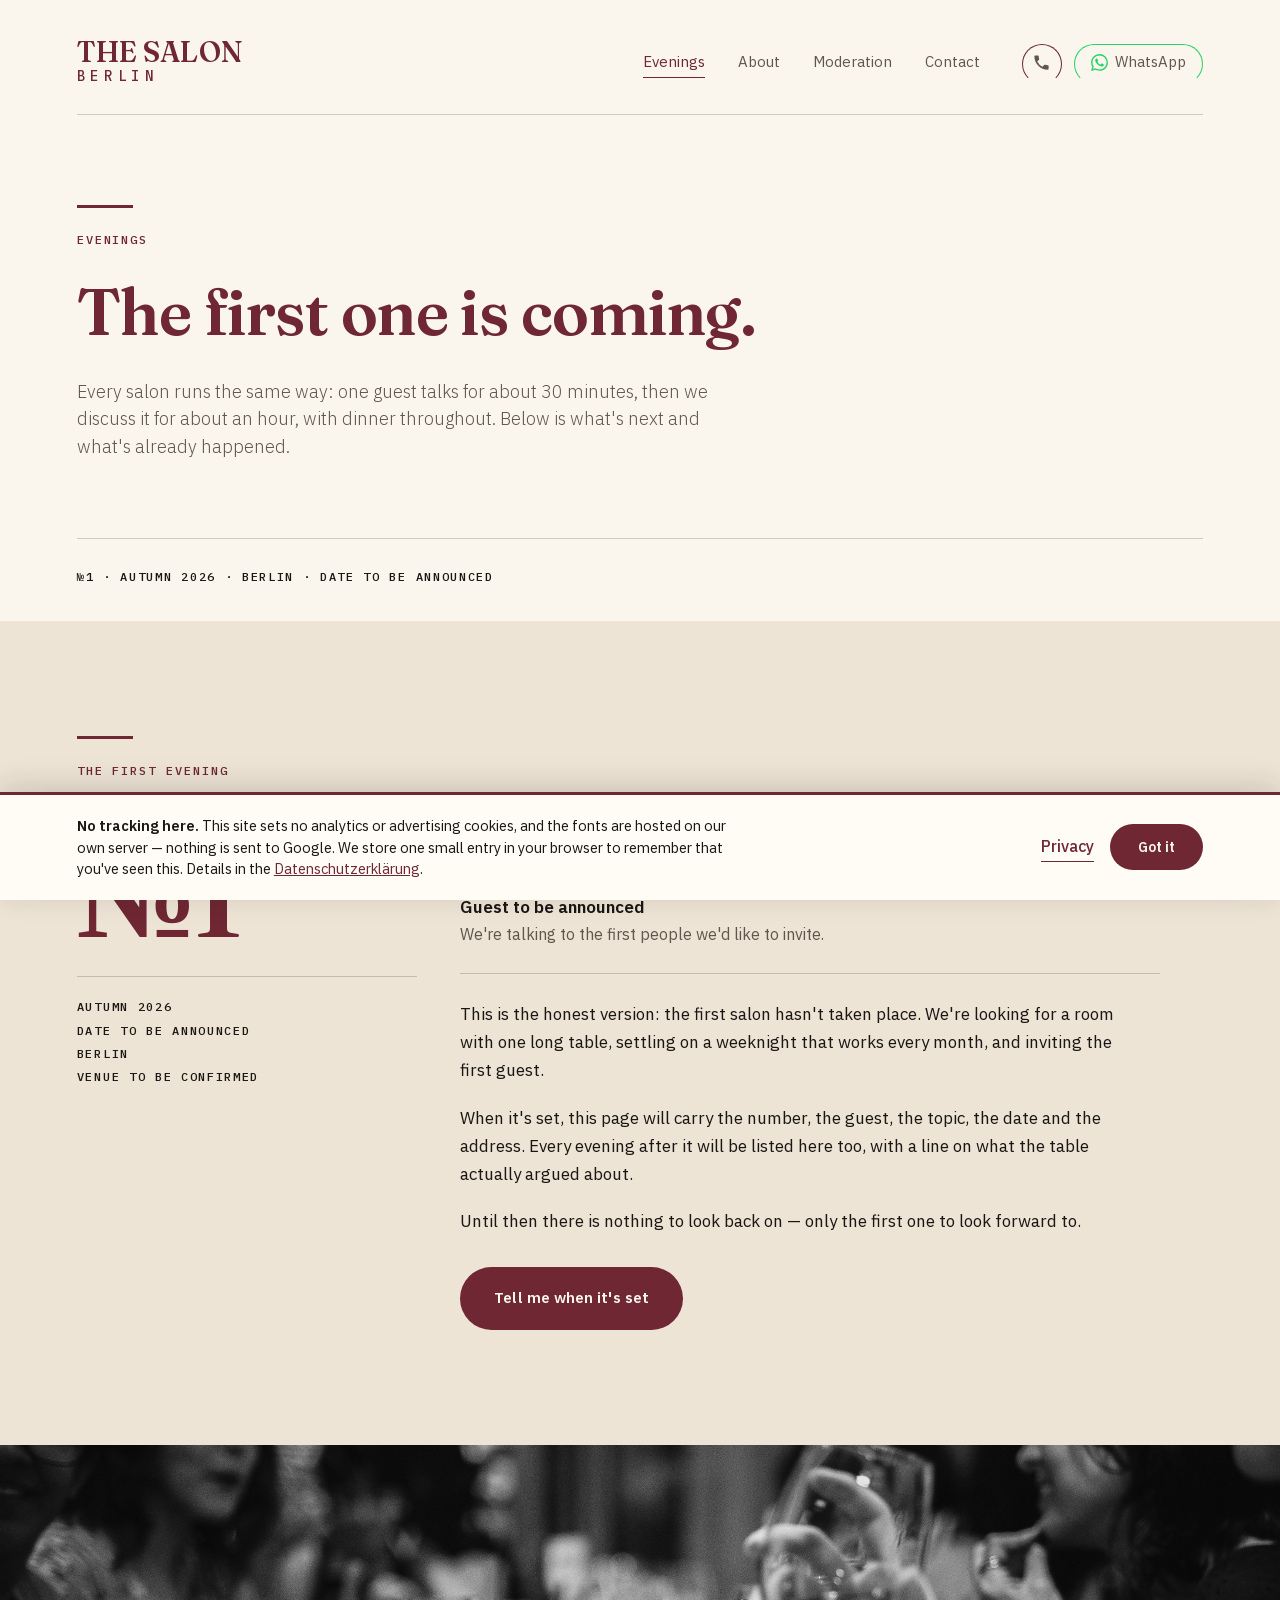
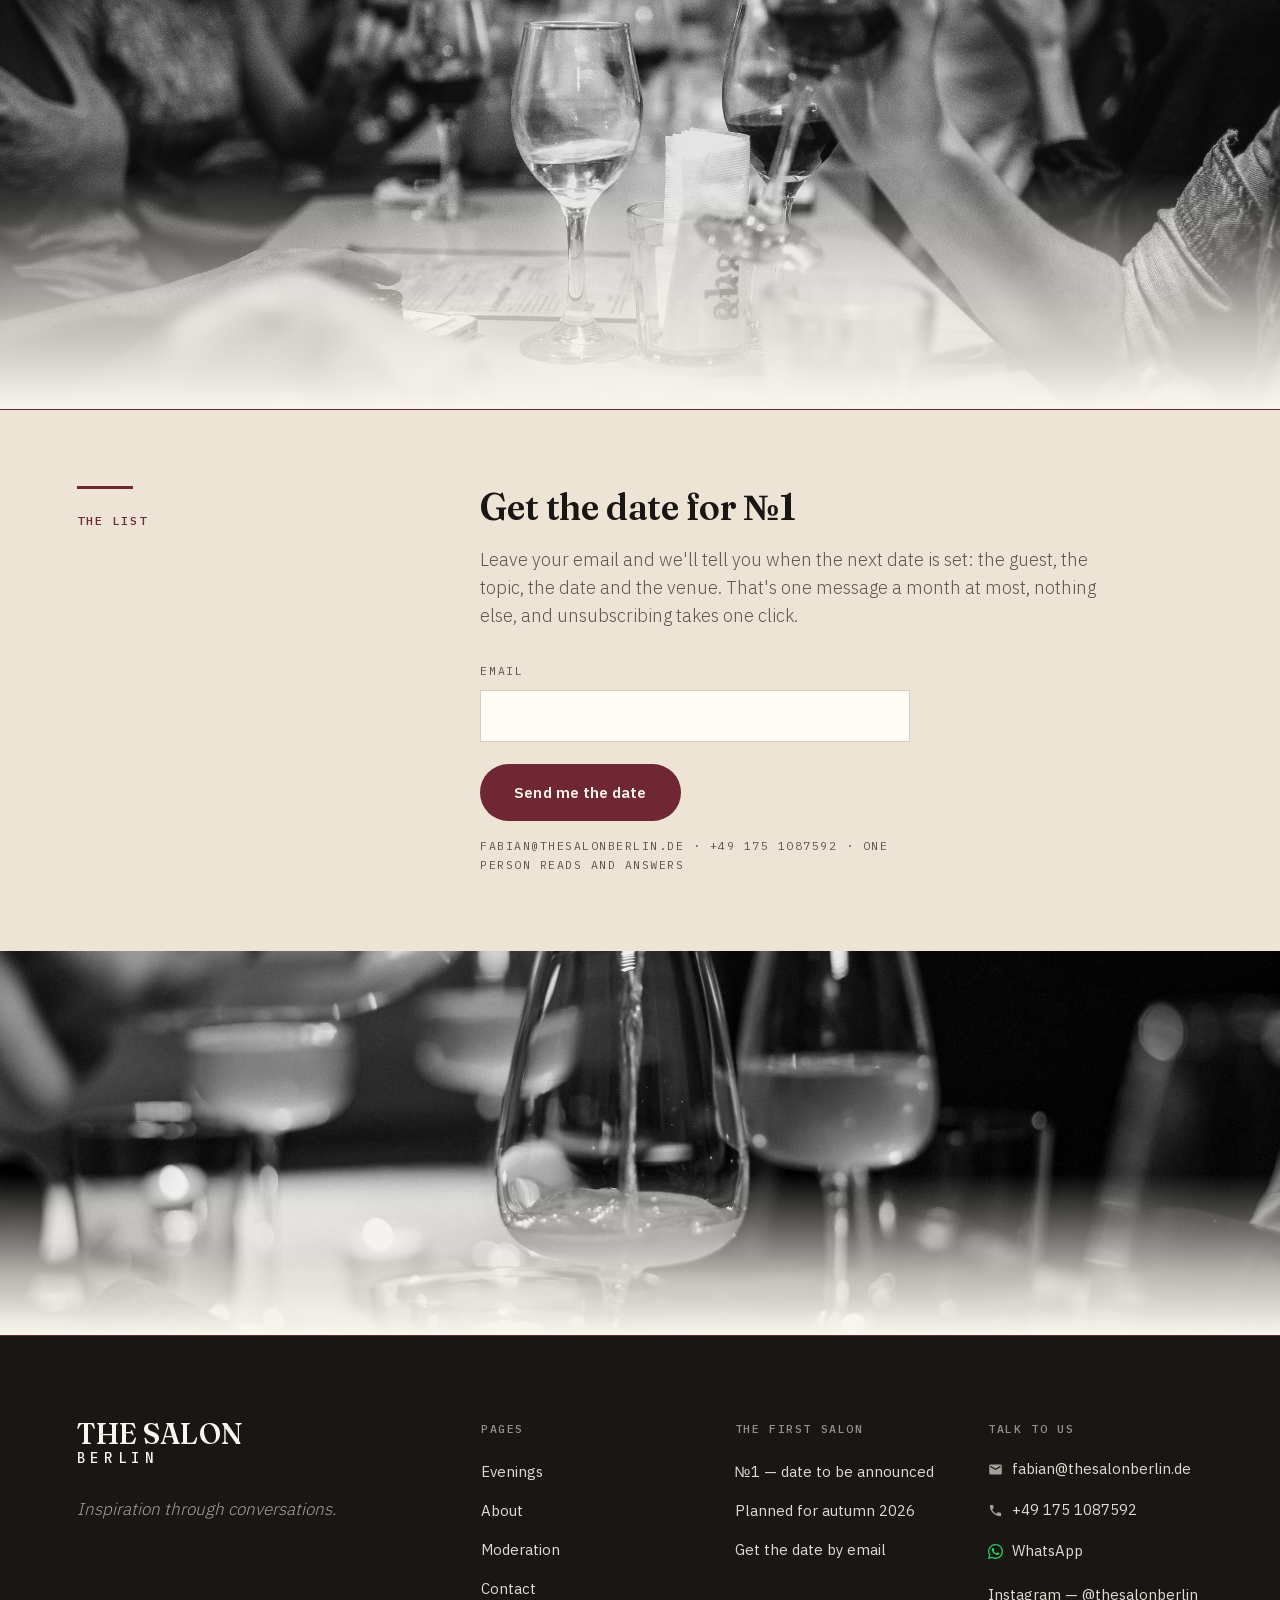
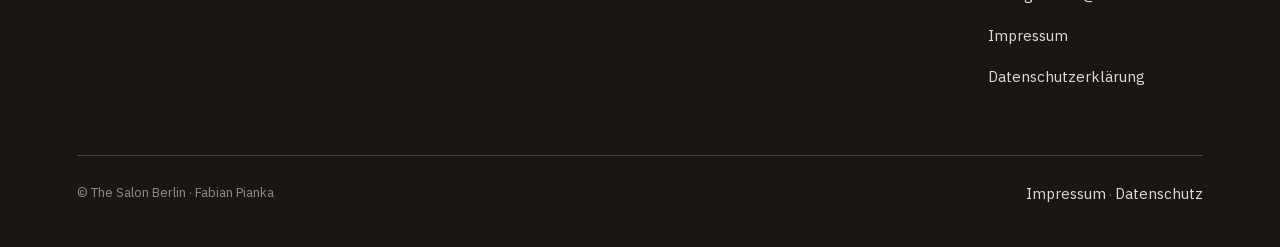
<file: evenings.html>
<!doctype html>
<html lang="en">
<head>
<meta charset="utf-8">
<meta name="viewport" content="width=device-width, initial-scale=1">
<title>Evenings — The Salon Berlin</title>
<meta name="description" content="Inspiration through conversations. The first Salon Berlin evening is being planned for autumn 2026. Leave your email and we'll send you the date.">
<link rel="icon" href="/favicon.ico" sizes="any">
<link rel="icon" type="image/png" sizes="32x32" href="/favicon-32.png">
<link rel="icon" type="image/png" sizes="16x16" href="/favicon-16.png">
<link rel="apple-touch-icon" href="/apple-touch-icon.png">
<meta name="theme-color" content="#1A1613">

<link rel="canonical" href="https://thesalonberlin.de/evenings.html">
<meta property="og:type" content="website">
<meta property="og:site_name" content="The Salon Berlin">
<meta property="og:locale" content="en_GB">
<meta property="og:url" content="https://thesalonberlin.de/evenings.html">
<meta property="og:title" content="The evenings — The Salon Berlin">
<meta property="og:description" content="Every salon runs the same way: one guest talks for about 30 minutes, then we discuss it for about an hour, with dinner throughout.">
<meta property="og:image" content="https://thesalonberlin.de/og-image.jpg">
<meta property="og:image:secure_url" content="https://thesalonberlin.de/og-image.jpg">
<meta property="og:image:type" content="image/jpeg">
<meta property="og:image:width" content="1200">
<meta property="og:image:height" content="630">
<meta property="og:image:alt" content="The Salon Berlin — Debate &amp; Connect. Become Part of Our Community. Monthly in Berlin, free entry, 25 seats.">
<meta name="twitter:card" content="summary_large_image">
<meta name="twitter:title" content="The evenings — The Salon Berlin">
<meta name="twitter:description" content="Every salon runs the same way: one guest talks for about 30 minutes, then we discuss it for about an hour, with dinner throughout.">
<meta name="twitter:image" content="https://thesalonberlin.de/og-image.jpg">
<link rel="stylesheet" href="assets/salon.css">
</head>
<body>

<header class="site-header">
  <div class="wrap bar">
    <a class="wordmark" href="index.html">
      <span class="top">The&nbsp;Salon</span>
      <span class="rule-mark"></span>
      <span class="bottom">Berlin</span>
    </a>
    <nav class="nav">
      <a href="evenings.html" aria-current="page">Evenings</a>
      <a href="about.html">About</a>
      <a href="moderation.html">Moderation</a>
      <a href="contact.html">Contact</a>
          <span class="nav-actions">
            <a class="icon-btn icon-btn--icononly" href="tel:+491751087592" aria-label="Call +49 175 1087592" title="+49 175 1087592"><svg viewBox="0 0 24 24" aria-hidden="true"><path d="M6.62 10.79a15.05 15.05 0 0 0 6.59 6.59l2.2-2.2c.27-.27.67-.36 1.02-.24 1.12.37 2.33.57 3.57.57.55 0 1 .45 1 1V20c0 .55-.45 1-1 1C10.6 21 3 13.4 3 4c0-.55.45-1 1-1h3.5c.55 0 1 .45 1 1 0 1.25.2 2.45.57 3.57.11.35.03.74-.25 1.02l-2.2 2.2Z"/></svg></a>
            <a class="icon-btn icon-btn--wa" href="https://wa.me/491751087592?text=Hello%20Fabian%2C%20I%27d%20like%20to%20get%20in%20touch%20about%20The%20Salon%20Berlin." target="_blank" rel="noopener"><svg viewBox="0 0 24 24" aria-hidden="true"><path d="M17.47 14.38c-.3-.15-1.76-.87-2.03-.97-.27-.1-.47-.15-.67.15-.2.3-.77.97-.94 1.16-.17.2-.35.22-.64.08-.3-.15-1.26-.46-2.39-1.48-.88-.79-1.48-1.76-1.65-2.06-.17-.3-.02-.46.13-.6.13-.14.3-.35.45-.52.15-.18.2-.3.3-.5.1-.2.05-.37-.03-.52-.07-.15-.67-1.61-.91-2.2-.25-.58-.49-.5-.67-.51h-.57c-.2 0-.52.07-.8.37-.27.3-1.04 1.02-1.04 2.48 0 1.46 1.07 2.87 1.22 3.07.15.2 2.1 3.2 5.08 4.49.7.3 1.26.49 1.69.62.71.23 1.36.2 1.87.12.57-.08 1.76-.72 2-1.41.25-.7.25-1.29.18-1.41-.08-.13-.27-.2-.57-.35M12.05 21.79h-.01a9.87 9.87 0 0 1-5.03-1.38l-.36-.21-3.74.98 1-3.65-.24-.37a9.86 9.86 0 0 1-1.51-5.26c0-5.45 4.44-9.89 9.89-9.89 2.64 0 5.12 1.03 6.99 2.9a9.83 9.83 0 0 1 2.89 6.99c0 5.45-4.43 9.89-9.88 9.89M20.46 3.49A11.82 11.82 0 0 0 12.05 0C5.5 0 .16 5.34.16 11.89c0 2.1.55 4.14 1.59 5.95L.06 24l6.3-1.65a11.88 11.88 0 0 0 5.69 1.45h.005c6.55 0 11.89-5.34 11.89-11.89a11.82 11.82 0 0 0-3.48-8.42Z"/></svg><span>WhatsApp</span></a>
          </span>
    </nav>
  </div>
  <div class="wrap"><hr class="rule"></div>
</header>

<!-- ============ HERO (CREAM) ============ -->
<section class="hero surface-cream">
  <div class="wrap">
    <span class="eyebrow">Evenings</span>
    <h1 class="display" style="max-width:24ch">The first one is coming.</h1>
    <p class="lead">Every salon runs the same way: one guest talks for about 30 minutes, then we
      discuss it for about an hour, with dinner throughout. Below is what's next and what's already happened.</p>
    <div class="hero-foot mb-m">
      <hr class="rule">
      <span class="meta">№1 · autumn 2026 · Berlin · date to be announced</span>
    </div>
  </div>
</section>

<!-- ============ The first evening (WARM BAND) ============ -->
<section class="section surface-grey on-grey">
  <div class="wrap">
    <span class="eyebrow">The first evening</span>

    <div class="grid grid--feature mt-l">
      <div>
        <span class="event-no">№1</span>
        <div class="feature-meta">
          <hr class="rule">
          <div class="meta-stack meta">
            <span>Autumn 2026</span>
            <span>Date to be announced</span>
            <span>Berlin</span>
            <span>Venue to be confirmed</span>
          </div>
        </div>
      </div>

      <div class="feature-body">
        <h2 class="display ink">Nothing has happened yet</h2>
        <p class="speaker">Guest to be announced</p>
        <p class="affil">We're talking to the first people we'd like to invite.</p>
        <hr class="rule">
        <p class="body-p">This is the honest version: the first salon hasn't taken place. We're
          looking for a room with one long table, settling on a weeknight that works every month,
          and inviting the first guest.</p>
        <p class="body-p">When it's set, this page will carry the number, the guest, the topic, the
          date and the address. Every evening after it will be listed here too, with a line on what
          the table actually argued about.</p>
        <p class="body-p">Until then there is nothing to look back on — only the first one to look
          forward to.</p>
        <div class="btn-row mt-m">
          <a class="btn" href="#signup">Tell me when it's set</a>
        </div>
      </div>
    </div>
  </div>
</section>

<!-- ============ Band → seam ============ -->
<div class="band">
  <img src="assets/img/seam-table.jpg" alt="One long table laid for the evening in a borrowed restaurant room">
</div>
<div class="seam"></div>

<!-- ============ Subscribe (GREY) ============ -->
<section class="section section--tight surface-grey on-grey" id="signup">
  <div class="wrap">
    <div class="grid grid--split">
      <div>
        <span class="eyebrow">The list</span>
      </div>
      <div>
        <h2 class="display ink">Get the date for №1</h2>
        <p class="lead mt-s">Leave your email and we'll tell you when the next date is set: the
          guest, the topic, the date and the venue. That's one message a month at most, nothing
          else, and unsubscribing takes one click.</p>
        <form class="mt-m" style="max-width:430px" action="https://formsubmit.co/fabianpianka@hotmail.com" method="POST"
              data-salon-form
              data-thanks-eyebrow="You're on the list"
              data-thanks-title="We'll tell you first."
              data-thanks-body="As soon as the date, the guest and the venue for №1 are fixed, that email lands with you — before the date goes public."
              data-thanks-meta="One email a month at most">
          <input type="hidden" name="_subject" value="Salon Berlin — date signup (evenings)">
          <input type="hidden" name="_template" value="table">
          <input type="hidden" name="_captcha" value="false">
          <input type="text" name="_honey" tabindex="-1" autocomplete="off" aria-hidden="true" hidden>
          <div class="field">
            <label for="subscribe-email">Email</label>
            <input id="subscribe-email" name="email" type="email" autocomplete="email" required>
          </div>
          <div class="btn-row mt-s">
            <button class="btn" type="submit">Send me the date</button>
          </div>
        <p class="contact-note">fabian@thesalonberlin.de · +49 175 1087592 · one person reads and answers</p>
        </form>
      </div>
    </div>
  </div>
</section>

<!-- ============ Footer ============ -->

<div class="band band--short">
  <img src="assets/img/seam-pour.jpg" alt="Wine poured at the table">
</div>
<div class="seam"></div>

<footer class="site-footer">
  <div class="wrap">
    <div class="top">
      <div>
        <a class="wordmark" href="index.html">
          <span class="top">The&nbsp;Salon</span>
          <span class="rule-mark"></span>
          <span class="bottom">Berlin</span>
        </a>
        <p class="tagline">Inspiration through conversations.</p>
      </div>
      <div>
        <h4>Pages</h4>
        <ul>
          <li><a href="evenings.html">Evenings</a></li>
          <li><a href="about.html">About</a></li>
          <li><a href="moderation.html">Moderation</a></li>
          <li><a href="contact.html">Contact</a></li>
        </ul>
      </div>
      <div>
        <h4>The first salon</h4>
        <ul>
          <li><a href="evenings.html">№1 — date to be announced</a></li>
          <li><a href="evenings.html">Planned for autumn 2026</a></li>
          <li><a href="index.html#signup">Get the date by email</a></li>
        </ul>
      </div>
      <div>
        <h4>Talk to us</h4>
        <ul class="footer-contact">
          <li><a href="mailto:fabian@thesalonberlin.de"><svg viewBox="0 0 24 24" aria-hidden="true"><path d="M20 4H4a2 2 0 0 0-2 2v12a2 2 0 0 0 2 2h16a2 2 0 0 0 2-2V6a2 2 0 0 0-2-2Zm0 4.24-8 4.75-8-4.75V6l8 4.75L20 6v2.24Z"/></svg><span>fabian@thesalonberlin.de</span></a></li>
          <li><a href="tel:+491751087592"><svg viewBox="0 0 24 24" aria-hidden="true"><path d="M6.62 10.79a15.05 15.05 0 0 0 6.59 6.59l2.2-2.2c.27-.27.67-.36 1.02-.24 1.12.37 2.33.57 3.57.57.55 0 1 .45 1 1V20c0 .55-.45 1-1 1C10.6 21 3 13.4 3 4c0-.55.45-1 1-1h3.5c.55 0 1 .45 1 1 0 1.25.2 2.45.57 3.57.11.35.03.74-.25 1.02l-2.2 2.2Z"/></svg><span>+49 175 1087592</span></a></li>
          <li class="wa"><a href="https://wa.me/491751087592?text=Hello%20Fabian%2C%20I%27d%20like%20to%20get%20in%20touch%20about%20The%20Salon%20Berlin." target="_blank" rel="noopener"><svg viewBox="0 0 24 24" aria-hidden="true"><path d="M17.47 14.38c-.3-.15-1.76-.87-2.03-.97-.27-.1-.47-.15-.67.15-.2.3-.77.97-.94 1.16-.17.2-.35.22-.64.08-.3-.15-1.26-.46-2.39-1.48-.88-.79-1.48-1.76-1.65-2.06-.17-.3-.02-.46.13-.6.13-.14.3-.35.45-.52.15-.18.2-.3.3-.5.1-.2.05-.37-.03-.52-.07-.15-.67-1.61-.91-2.2-.25-.58-.49-.5-.67-.51h-.57c-.2 0-.52.07-.8.37-.27.3-1.04 1.02-1.04 2.48 0 1.46 1.07 2.87 1.22 3.07.15.2 2.1 3.2 5.08 4.49.7.3 1.26.49 1.69.62.71.23 1.36.2 1.87.12.57-.08 1.76-.72 2-1.41.25-.7.25-1.29.18-1.41-.08-.13-.27-.2-.57-.35M12.05 21.79h-.01a9.87 9.87 0 0 1-5.03-1.38l-.36-.21-3.74.98 1-3.65-.24-.37a9.86 9.86 0 0 1-1.51-5.26c0-5.45 4.44-9.89 9.89-9.89 2.64 0 5.12 1.03 6.99 2.9a9.83 9.83 0 0 1 2.89 6.99c0 5.45-4.43 9.89-9.88 9.89M20.46 3.49A11.82 11.82 0 0 0 12.05 0C5.5 0 .16 5.34.16 11.89c0 2.1.55 4.14 1.59 5.95L.06 24l6.3-1.65a11.88 11.88 0 0 0 5.69 1.45h.005c6.55 0 11.89-5.34 11.89-11.89a11.82 11.82 0 0 0-3.48-8.42Z"/></svg><span>WhatsApp</span></a></li>
          <li><a href="#">Instagram — @thesalonberlin</a></li>
          <li><a href="impressum.html">Impressum</a></li>
          <li><a href="datenschutz.html">Datenschutzerklärung</a></li>
        </ul>
      </div>
    </div>
    <div class="legal">
      <span>© The Salon Berlin · Fabian Pianka</span>
      <span><a href="impressum.html">Impressum</a> · <a href="datenschutz.html">Datenschutz</a></span>
    </div>
  </div>
</footer>


<!-- DSGVO: information notice. No tracking cookies are set. -->
<aside class="cookie-note" id="cookieNote" hidden>
  <div class="wrap">
    <p><strong>No tracking here.</strong> This site sets no analytics or advertising cookies, and the
      fonts are hosted on our own server — nothing is sent to Google. We store one small entry in your
      browser to remember that you've seen this. Details in the
      <a href="datenschutz.html">Datenschutzerklärung</a>.</p>
    <div class="cookie-note__actions">
      <a class="link-arrow" href="datenschutz.html">Privacy</a>
      <button class="btn" type="button" id="cookieOk">Got it</button>
    </div>
  </div>
</aside>

<script>
// DSGVO notice — informational only, no tracking is loaded either way.
(function(){
  var n=document.getElementById('cookieNote'), b=document.getElementById('cookieOk');
  if(!n||!b) return;
  var KEY='salon-notice-ack';
  try{ if(localStorage.getItem(KEY)!=='1') n.hidden=false; }catch(e){ n.hidden=false; }
  b.addEventListener('click',function(){
    n.hidden=true;
    try{ localStorage.setItem(KEY,'1'); }catch(e){}
  });
})();
</script>


<!-- Mobile menu -->
<nav class="m-menu" id="mMenu" aria-label="Menu">
  <div class="m-menu__bar">
    <a class="wordmark" href="index.html">
      <span class="top">The&nbsp;Salon</span>
      <span class="rule-mark"></span>
      <span class="bottom">Berlin</span>
    </a>
    <button class="m-menu__close" id="mClose" aria-label="Close menu"></button>
  </div>
  <div class="m-menu__links">
    <a href="evenings.html" aria-current="page"><span class="n">01</span>Evenings</a>
    <a href="about.html"><span class="n">02</span>About</a>
    <a href="moderation.html"><span class="n">03</span>Moderation</a>
    <a href="contact.html"><span class="n">04</span>Contact</a>
  </div>
  <div class="m-menu__foot">
    <hr class="rule">
    <div class="m-menu__contact">
      <a href="mailto:fabian@thesalonberlin.de"><svg viewBox="0 0 24 24" aria-hidden="true"><path d="M20 4H4a2 2 0 0 0-2 2v12a2 2 0 0 0 2 2h16a2 2 0 0 0 2-2V6a2 2 0 0 0-2-2Zm0 4.24-8 4.75-8-4.75V6l8 4.75L20 6v2.24Z"/></svg><span>fabian@thesalonberlin.de</span></a>
      <a href="tel:+491751087592"><svg viewBox="0 0 24 24" aria-hidden="true"><path d="M6.62 10.79a15.05 15.05 0 0 0 6.59 6.59l2.2-2.2c.27-.27.67-.36 1.02-.24 1.12.37 2.33.57 3.57.57.55 0 1 .45 1 1V20c0 .55-.45 1-1 1C10.6 21 3 13.4 3 4c0-.55.45-1 1-1h3.5c.55 0 1 .45 1 1 0 1.25.2 2.45.57 3.57.11.35.03.74-.25 1.02l-2.2 2.2Z"/></svg><span>+49 175 1087592</span></a>
      <a class="wa" href="https://wa.me/491751087592?text=Hello%20Fabian%2C%20I%27d%20like%20a%20seat%20at%20the%20first%20salon%20%28No%201%29.%20Could%20you%20put%20me%20on%20the%20list%3F" target="_blank" rel="noopener"><svg viewBox="0 0 24 24" aria-hidden="true"><path d="M17.47 14.38c-.3-.15-1.76-.87-2.03-.97-.27-.1-.47-.15-.67.15-.2.3-.77.97-.94 1.16-.17.2-.35.22-.64.08-.3-.15-1.26-.46-2.39-1.48-.88-.79-1.48-1.76-1.65-2.06-.17-.3-.02-.46.13-.6.13-.14.3-.35.45-.52.15-.18.2-.3.3-.5.1-.2.05-.37-.03-.52-.07-.15-.67-1.61-.91-2.2-.25-.58-.49-.5-.67-.51h-.57c-.2 0-.52.07-.8.37-.27.3-1.04 1.02-1.04 2.48 0 1.46 1.07 2.87 1.22 3.07.15.2 2.1 3.2 5.08 4.49.7.3 1.26.49 1.69.62.71.23 1.36.2 1.87.12.57-.08 1.76-.72 2-1.41.25-.7.25-1.29.18-1.41-.08-.13-.27-.2-.57-.35M12.05 21.79h-.01a9.87 9.87 0 0 1-5.03-1.38l-.36-.21-3.74.98 1-3.65-.24-.37a9.86 9.86 0 0 1-1.51-5.26c0-5.45 4.44-9.89 9.89-9.89 2.64 0 5.12 1.03 6.99 2.9a9.83 9.83 0 0 1 2.89 6.99c0 5.45-4.43 9.89-9.88 9.89M20.46 3.49A11.82 11.82 0 0 0 12.05 0C5.5 0 .16 5.34.16 11.89c0 2.1.55 4.14 1.59 5.95L.06 24l6.3-1.65a11.88 11.88 0 0 0 5.69 1.45h.005c6.55 0 11.89-5.34 11.89-11.89a11.82 11.82 0 0 0-3.48-8.42Z"/></svg><span>WhatsApp</span></a>
    </div>
    <div class="m-menu__cta">
      <a class="btn" href="contact.html">Request a seat</a>
    </div>
    <p class="m-menu__slogan">Inspiration through conversations</p>
  </div>
</nav>

<script>
// Mobile menu panel
(function(){
  var t=document.querySelector('.nav-toggle'), m=document.getElementById('mMenu'),
      c=document.getElementById('mClose');
  if(!t||!m) return;
  function set(open){
    document.body.classList.toggle('nav-open',open);
    t.setAttribute('aria-expanded',open?'true':'false');
  }
  t.addEventListener('click',function(){ set(!document.body.classList.contains('nav-open')); });
  if(c) c.addEventListener('click',function(){ set(false); });
  document.addEventListener('keydown',function(e){ if(e.key==='Escape') set(false); });
})();
</script>


<a class="wa-float" href="https://wa.me/491751087592?text=Hello%20Fabian%2C%20I%27d%20like%20a%20seat%20at%20the%20first%20salon%20%28No%201%29.%20Could%20you%20put%20me%20on%20the%20list%3F" target="_blank" rel="noopener" aria-label="Message the salon on WhatsApp">
  <svg viewBox="0 0 24 24" aria-hidden="true"><path d="M17.47 14.38c-.3-.15-1.76-.87-2.03-.97-.27-.1-.47-.15-.67.15-.2.3-.77.97-.94 1.16-.17.2-.35.22-.64.08-.3-.15-1.26-.46-2.39-1.48-.88-.79-1.48-1.76-1.65-2.06-.17-.3-.02-.46.13-.6.13-.14.3-.35.45-.52.15-.18.2-.3.3-.5.1-.2.05-.37-.03-.52-.07-.15-.67-1.61-.91-2.2-.25-.58-.49-.5-.67-.51h-.57c-.2 0-.52.07-.8.37-.27.3-1.04 1.02-1.04 2.48 0 1.46 1.07 2.87 1.22 3.07.15.2 2.1 3.2 5.08 4.49.7.3 1.26.49 1.69.62.71.23 1.36.2 1.87.12.57-.08 1.76-.72 2-1.41.25-.7.25-1.29.18-1.41-.08-.13-.27-.2-.57-.35M12.05 21.79h-.01a9.87 9.87 0 0 1-5.03-1.38l-.36-.21-3.74.98 1-3.65-.24-.37a9.86 9.86 0 0 1-1.51-5.26c0-5.45 4.44-9.89 9.89-9.89 2.64 0 5.12 1.03 6.99 2.9a9.83 9.83 0 0 1 2.89 6.99c0 5.45-4.43 9.89-9.88 9.89M20.46 3.49A11.82 11.82 0 0 0 12.05 0C5.5 0 .16 5.34.16 11.89c0 2.1.55 4.14 1.59 5.95L.06 24l6.3-1.65a11.88 11.88 0 0 0 5.69 1.45h.005c6.55 0 11.89-5.34 11.89-11.89a11.82 11.82 0 0 0-3.48-8.42Z"/></svg>
  <span class="wa-float__label">Message us</span>
</a>

<script>
// Condense the top bar once the page leaves the top.
(function(){
  var h=document.querySelector('.site-header');
  if(!h) return;
  var f=function(){ h.classList.toggle('is-solid', window.scrollY>40); };
  f(); window.addEventListener('scroll',f,{passive:true});
})();
</script>

<script src="assets/forms.js" defer></script>

</body>
</html>
</file>
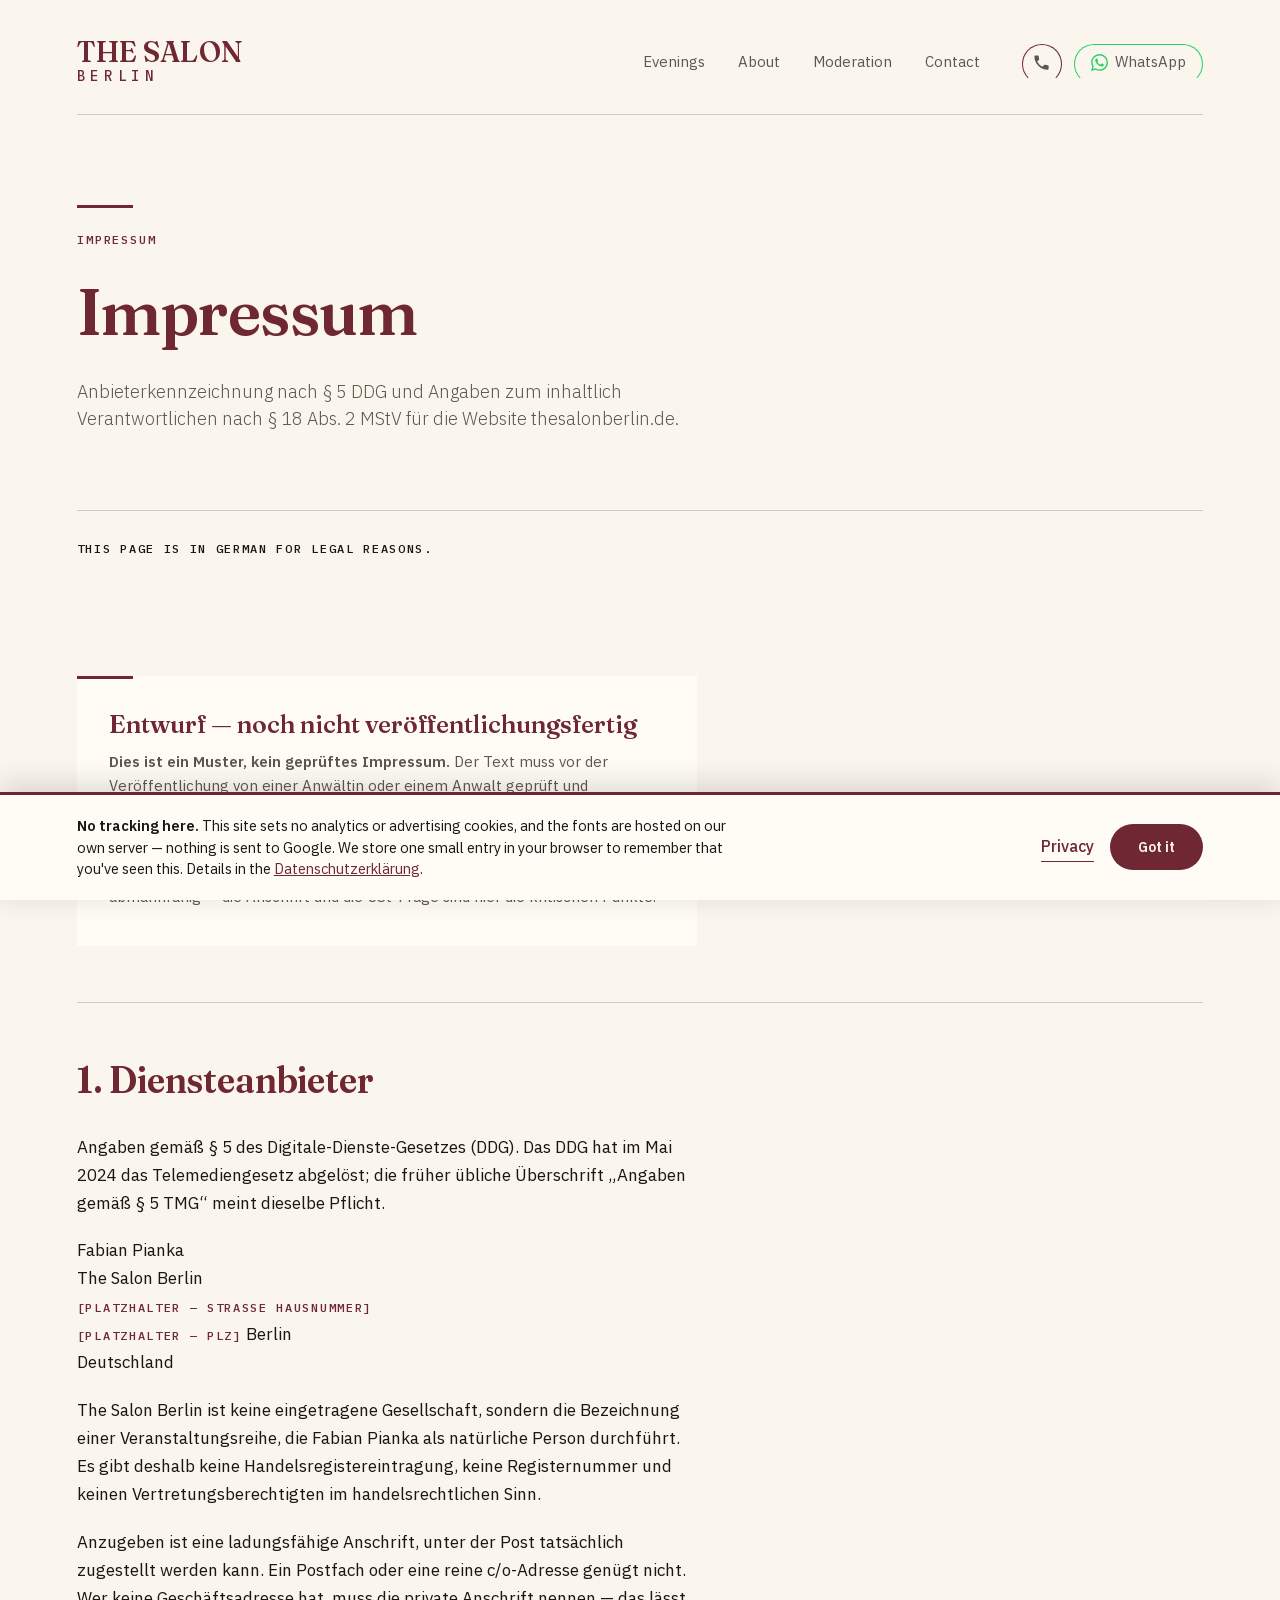
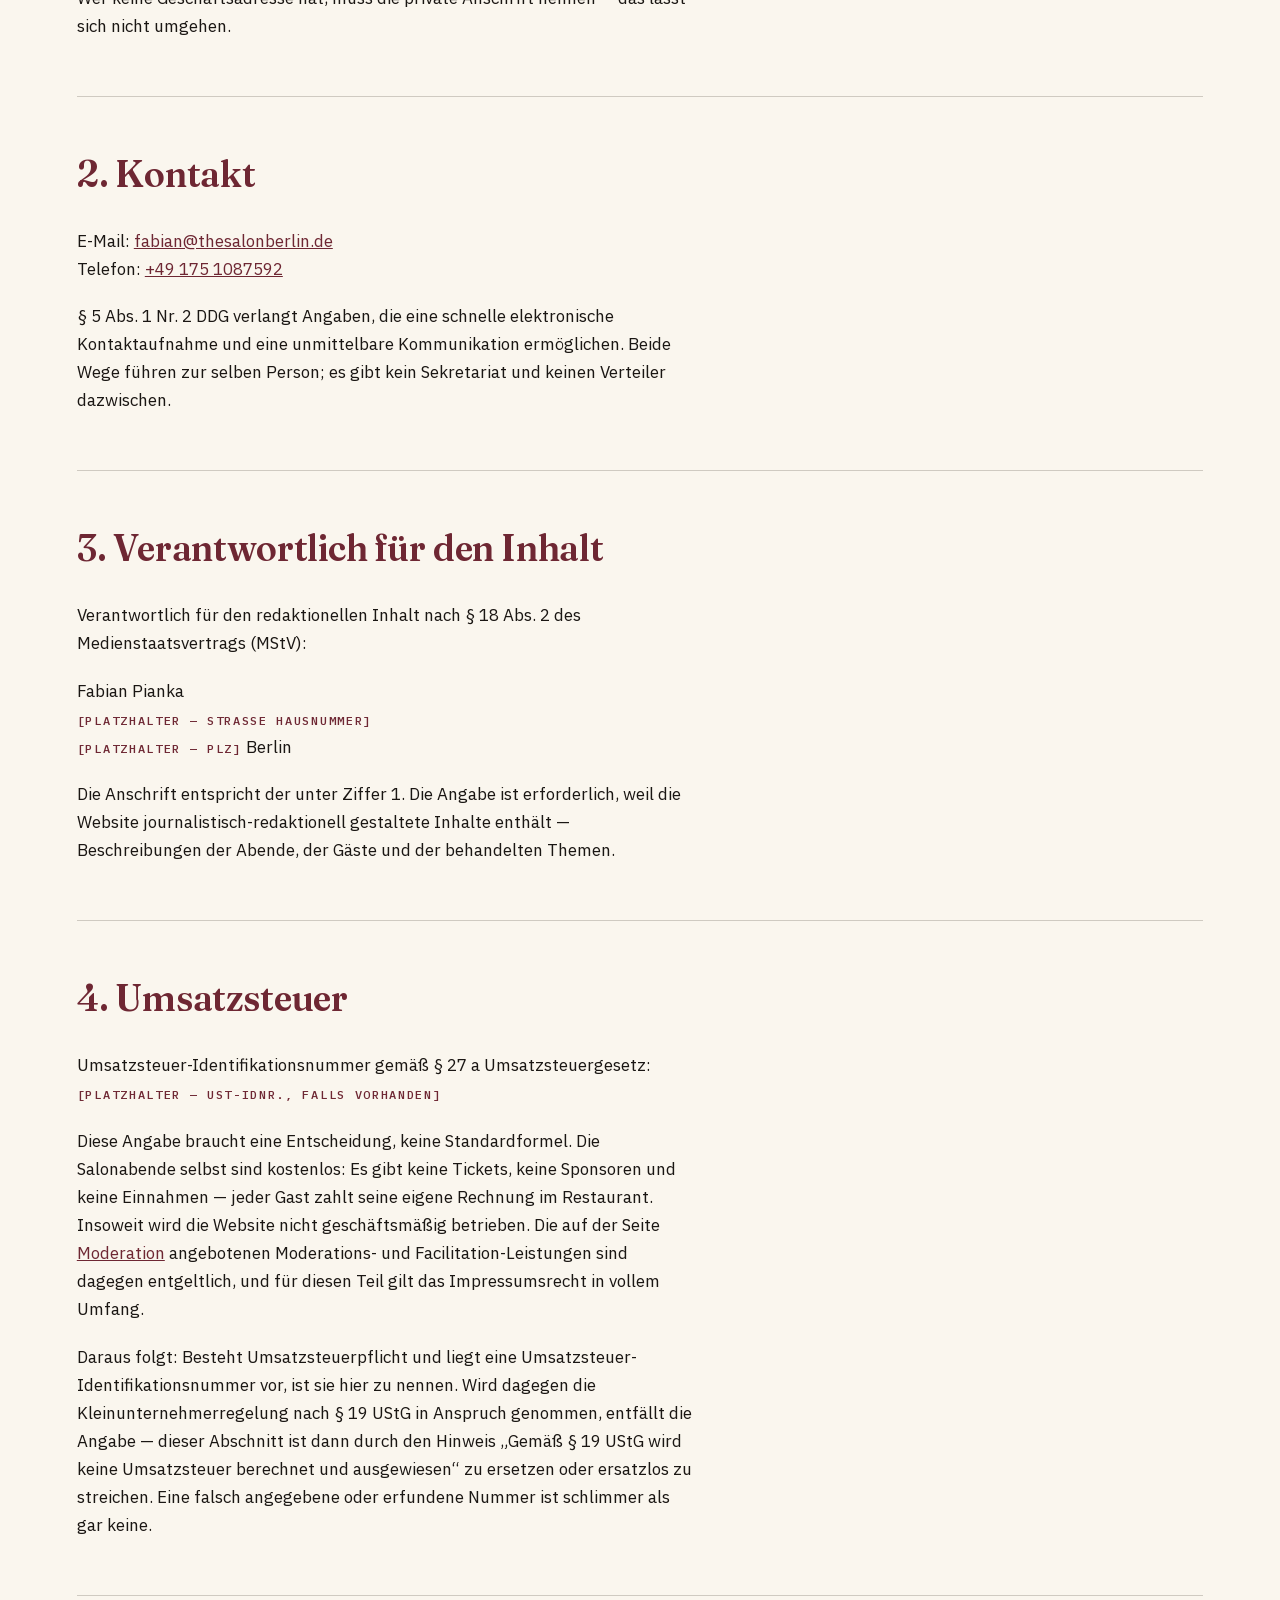
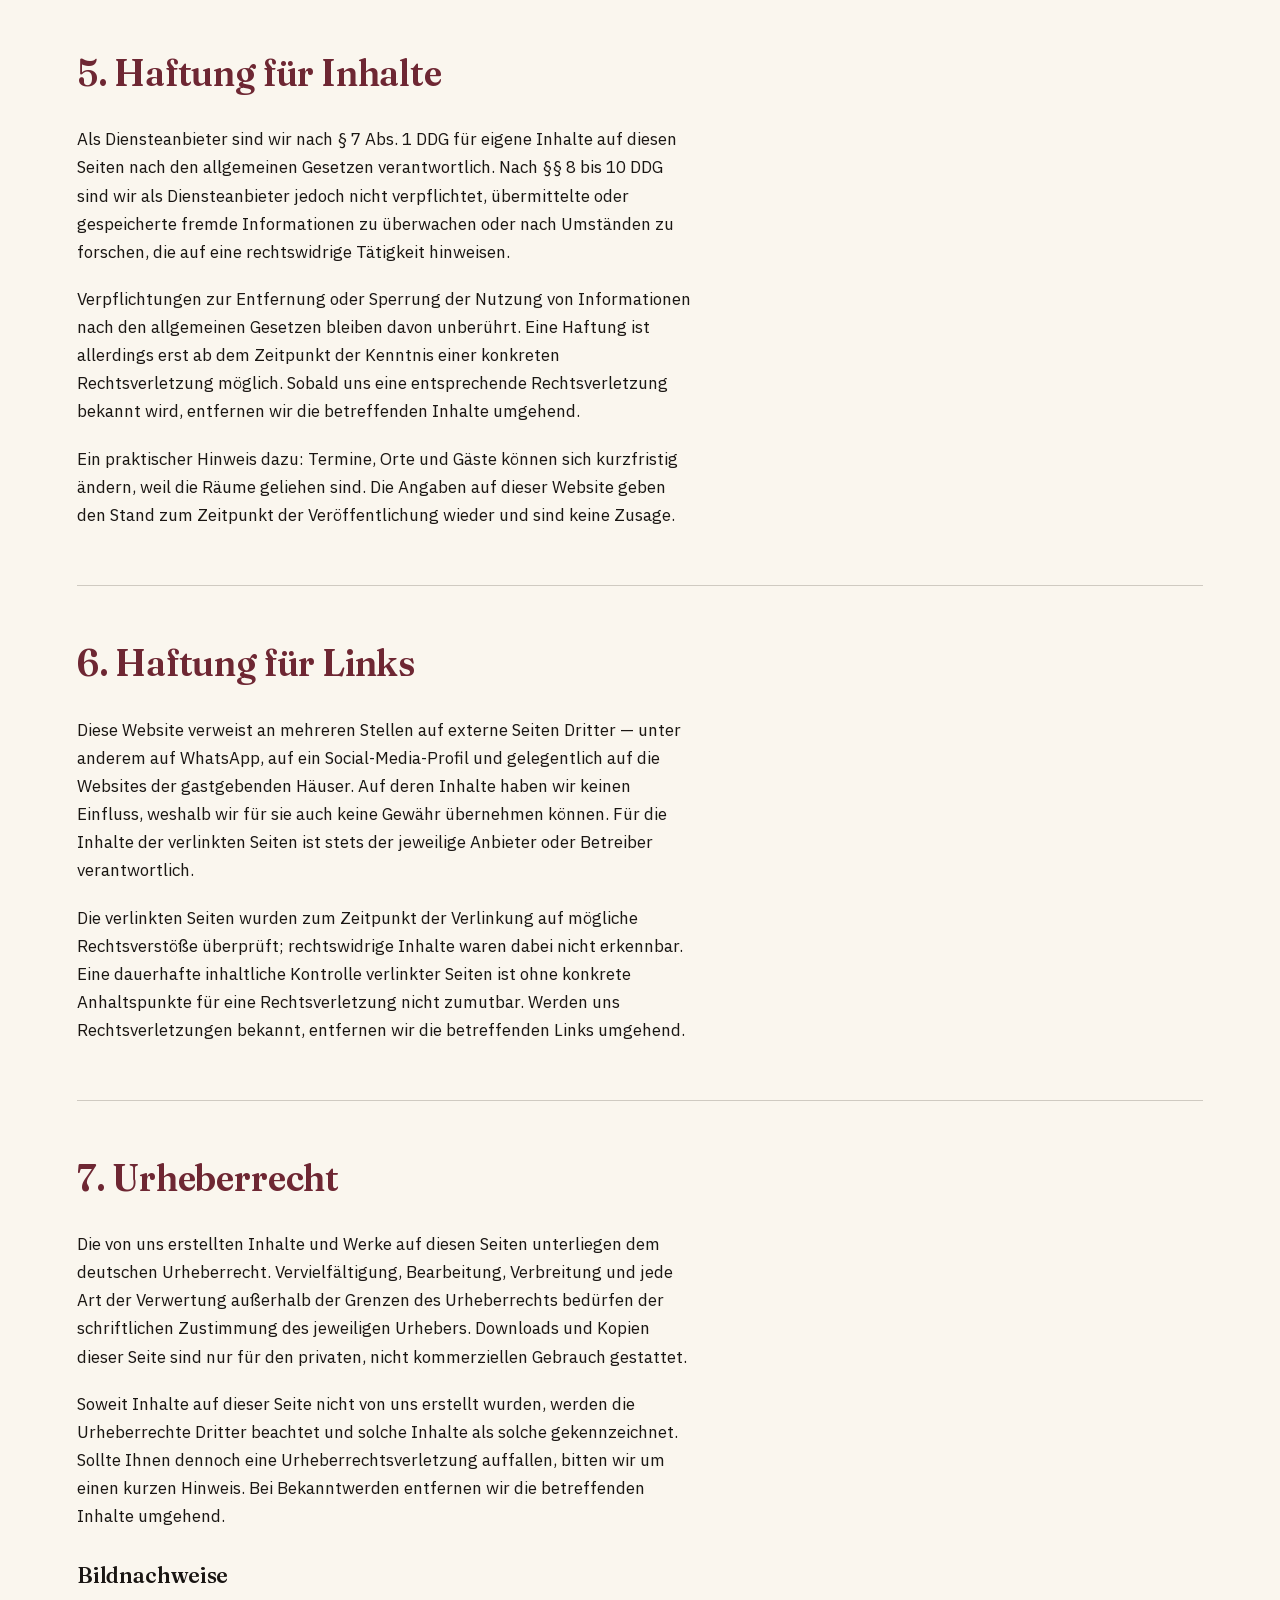
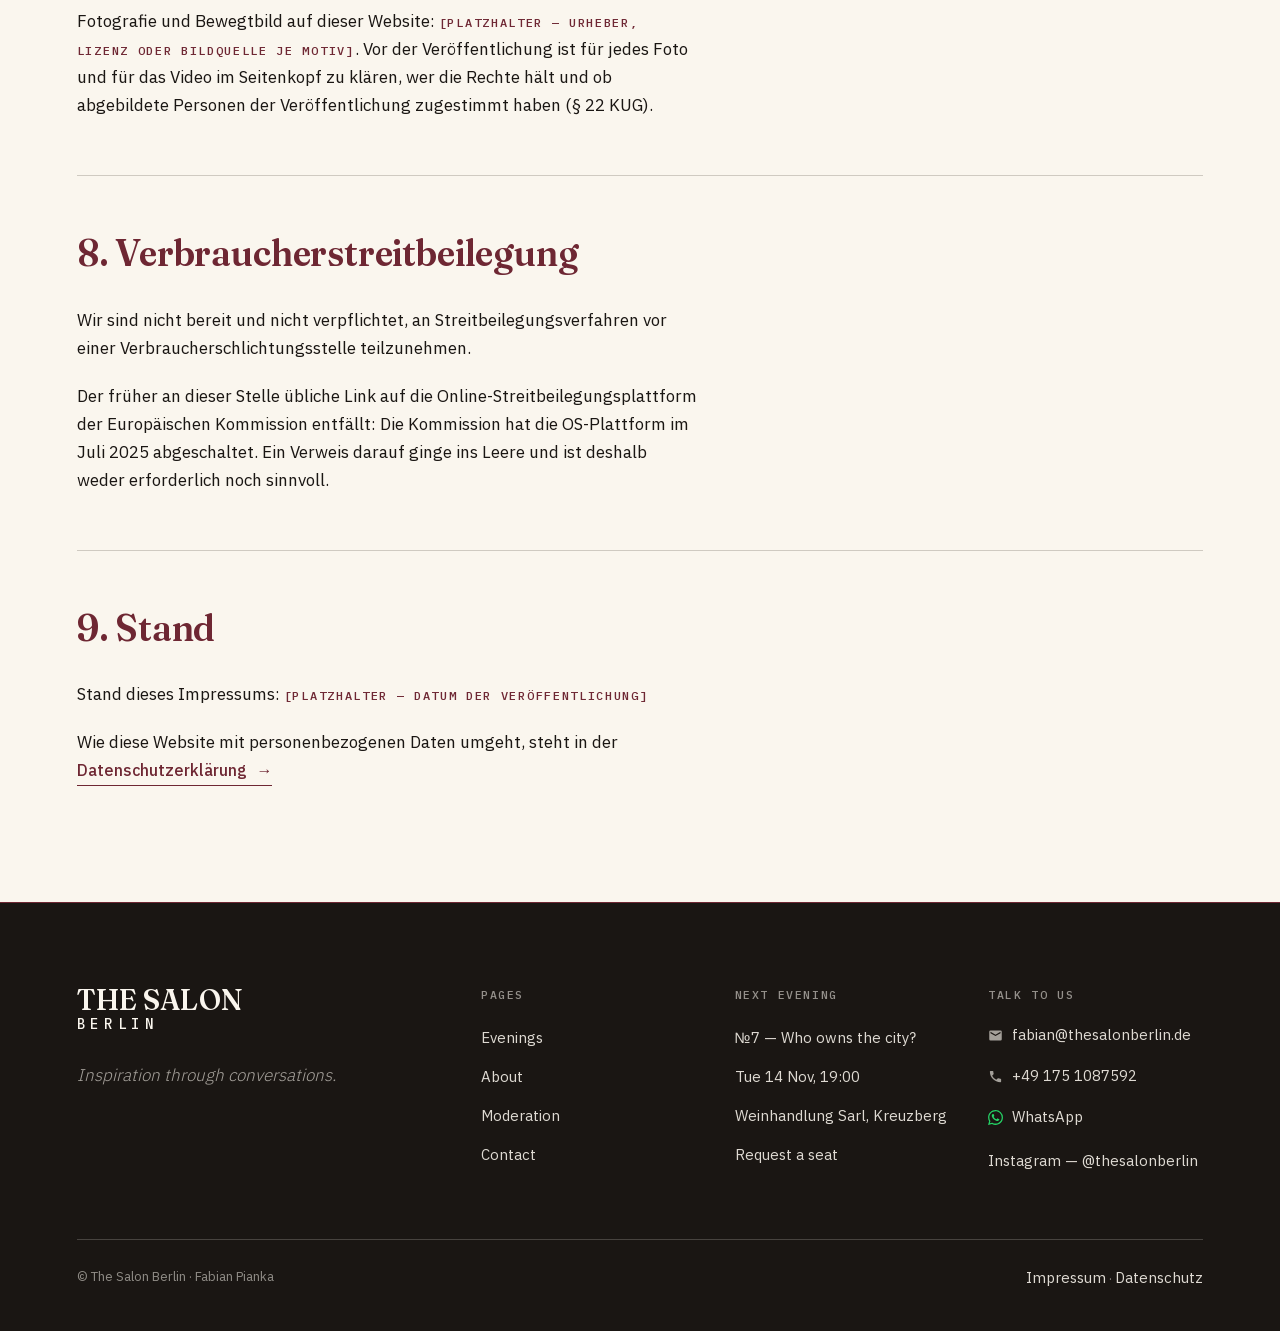
<file: impressum.html>
<!doctype html>
<html lang="de">
<head>
<meta charset="utf-8">
<meta name="viewport" content="width=device-width, initial-scale=1">
<title>Impressum — The Salon Berlin</title>
<meta name="description" content="Impressum und Anbieterkennzeichnung — The Salon Berlin. Inspiration through conversations.">
<link rel="icon" href="/favicon.ico" sizes="any">
<link rel="icon" type="image/png" sizes="32x32" href="/favicon-32.png">
<link rel="icon" type="image/png" sizes="16x16" href="/favicon-16.png">
<link rel="apple-touch-icon" href="/apple-touch-icon.png">
<meta name="theme-color" content="#1A1613">

<link rel="canonical" href="https://thesalonberlin.de/impressum.html">
<meta property="og:type" content="website">
<meta property="og:site_name" content="The Salon Berlin">
<meta property="og:locale" content="en_GB">
<meta property="og:url" content="https://thesalonberlin.de/impressum.html">
<meta property="og:title" content="Impressum — The Salon Berlin">
<meta property="og:description" content="Anbieterkennzeichnung nach § 5 DDG.">
<meta property="og:image" content="https://thesalonberlin.de/og-image.jpg">
<meta property="og:image:secure_url" content="https://thesalonberlin.de/og-image.jpg">
<meta property="og:image:type" content="image/jpeg">
<meta property="og:image:width" content="1200">
<meta property="og:image:height" content="630">
<meta property="og:image:alt" content="The Salon Berlin — Debate &amp; Connect. Become Part of Our Community. Monthly in Berlin, free entry, 25 seats.">
<meta name="twitter:card" content="summary_large_image">
<meta name="twitter:title" content="Impressum — The Salon Berlin">
<meta name="twitter:description" content="Anbieterkennzeichnung nach § 5 DDG.">
<meta name="twitter:image" content="https://thesalonberlin.de/og-image.jpg">
<link rel="stylesheet" href="assets/salon.css">
</head>
<body>

<!-- ============ Header ============ -->
<header class="site-header">
  <div class="wrap bar">
    <a class="wordmark" href="index.html">
      <span class="top">The&nbsp;Salon</span>
      <span class="rule-mark"></span>
      <span class="bottom">Berlin</span>
    </a>
    <nav class="nav">
      <a href="evenings.html">Evenings</a>
      <a href="about.html">About</a>
      <a href="moderation.html">Moderation</a>
      <a href="contact.html">Contact</a>
          <span class="nav-actions">
            <a class="icon-btn icon-btn--icononly" href="tel:+491751087592" aria-label="Call +49 175 1087592" title="+49 175 1087592"><svg viewBox="0 0 24 24" aria-hidden="true"><path d="M6.62 10.79a15.05 15.05 0 0 0 6.59 6.59l2.2-2.2c.27-.27.67-.36 1.02-.24 1.12.37 2.33.57 3.57.57.55 0 1 .45 1 1V20c0 .55-.45 1-1 1C10.6 21 3 13.4 3 4c0-.55.45-1 1-1h3.5c.55 0 1 .45 1 1 0 1.25.2 2.45.57 3.57.11.35.03.74-.25 1.02l-2.2 2.2Z"/></svg></a>
            <a class="icon-btn icon-btn--wa" href="https://wa.me/491751087592?text=Hello%20Fabian%2C%20I%27d%20like%20to%20get%20in%20touch%20about%20The%20Salon%20Berlin." target="_blank" rel="noopener"><svg viewBox="0 0 24 24" aria-hidden="true"><path d="M17.47 14.38c-.3-.15-1.76-.87-2.03-.97-.27-.1-.47-.15-.67.15-.2.3-.77.97-.94 1.16-.17.2-.35.22-.64.08-.3-.15-1.26-.46-2.39-1.48-.88-.79-1.48-1.76-1.65-2.06-.17-.3-.02-.46.13-.6.13-.14.3-.35.45-.52.15-.18.2-.3.3-.5.1-.2.05-.37-.03-.52-.07-.15-.67-1.61-.91-2.2-.25-.58-.49-.5-.67-.51h-.57c-.2 0-.52.07-.8.37-.27.3-1.04 1.02-1.04 2.48 0 1.46 1.07 2.87 1.22 3.07.15.2 2.1 3.2 5.08 4.49.7.3 1.26.49 1.69.62.71.23 1.36.2 1.87.12.57-.08 1.76-.72 2-1.41.25-.7.25-1.29.18-1.41-.08-.13-.27-.2-.57-.35M12.05 21.79h-.01a9.87 9.87 0 0 1-5.03-1.38l-.36-.21-3.74.98 1-3.65-.24-.37a9.86 9.86 0 0 1-1.51-5.26c0-5.45 4.44-9.89 9.89-9.89 2.64 0 5.12 1.03 6.99 2.9a9.83 9.83 0 0 1 2.89 6.99c0 5.45-4.43 9.89-9.88 9.89M20.46 3.49A11.82 11.82 0 0 0 12.05 0C5.5 0 .16 5.34.16 11.89c0 2.1.55 4.14 1.59 5.95L.06 24l6.3-1.65a11.88 11.88 0 0 0 5.69 1.45h.005c6.55 0 11.89-5.34 11.89-11.89a11.82 11.82 0 0 0-3.48-8.42Z"/></svg><span>WhatsApp</span></a>
          </span>
    </nav>
  </div>
  <div class="wrap"><hr class="rule"></div>
</header>

<!-- ============ Hero (CREAM) ============ -->
<section class="hero surface-cream">
  <div class="wrap">
    <span class="eyebrow">Impressum</span>
    <h1 class="display">Impressum</h1>
    <p class="lead">Anbieterkennzeichnung nach § 5 DDG und Angaben zum inhaltlich Verantwortlichen
      nach § 18 Abs. 2 MStV für die Website thesalonberlin.de.</p>
    <div class="hero-foot">
      <hr class="rule">
      <span class="meta">This page is in German for legal reasons.</span>
    </div>
  </div>
</section>

<!-- ============ Body (CREAM) ============ -->
<section class="section surface-cream">
  <div class="wrap">

    <!-- ---- Draft warning ---- -->
    <div class="card maxw-md">
      <span class="fig">Entwurf — noch nicht veröffentlichungsfertig</span>
      <p><strong>Dies ist ein Muster, kein geprüftes Impressum.</strong> Der Text muss vor der
        Veröffentlichung von einer Anwältin oder einem Anwalt geprüft und freigegeben werden.</p>
      <p class="mt-s">Alle mit <span class="meta meta--wine">[PLATZHALTER]</span> markierten Felder sind vorher
        vollständig auszufüllen. Ein unvollständiges oder fehlerhaftes Impressum ist bußgeld- und
        abmahnfähig — die Anschrift und die USt-Frage sind hier die kritischen Punkte.</p>
    </div>

    <hr class="rule mt-l">

    <!-- ---- 1. Diensteanbieter ---- -->
    <h2 class="display mt-l">1. Diensteanbieter</h2>
    <p class="body-p maxw-md mt-m">Angaben gemäß § 5 des Digitale-Dienste-Gesetzes (DDG). Das DDG hat im
      Mai 2024 das Telemediengesetz abgelöst; die früher übliche Überschrift „Angaben gemäß § 5 TMG“
      meint dieselbe Pflicht.</p>
    <p class="body-p maxw-md mt-m">
      Fabian Pianka<br>
      The Salon Berlin<br>
      <span class="meta meta--wine">[PLATZHALTER — STRASSE HAUSNUMMER]</span><br>
      <span class="meta meta--wine">[PLATZHALTER — PLZ]</span> Berlin<br>
      Deutschland
    </p>
    <p class="body-p maxw-md">The Salon Berlin ist keine eingetragene Gesellschaft, sondern die
      Bezeichnung einer Veranstaltungsreihe, die Fabian Pianka als natürliche Person durchführt. Es gibt
      deshalb keine Handelsregistereintragung, keine Registernummer und keinen Vertretungsberechtigten
      im handelsrechtlichen Sinn.</p>
    <p class="body-p maxw-md">Anzugeben ist eine ladungsfähige Anschrift, unter der Post tatsächlich
      zugestellt werden kann. Ein Postfach oder eine reine c/o-Adresse genügt nicht. Wer keine
      Geschäftsadresse hat, muss die private Anschrift nennen — das lässt sich nicht umgehen.</p>

    <hr class="rule mt-l">

    <!-- ---- 2. Kontakt ---- -->
    <h2 class="display mt-l">2. Kontakt</h2>
    <p class="body-p maxw-md mt-m">
      E-Mail: <a href="mailto:fabian@thesalonberlin.de">fabian@thesalonberlin.de</a><br>
      Telefon: <a href="tel:+491751087592">+49 175 1087592</a>
    </p>
    <p class="body-p maxw-md">§ 5 Abs. 1 Nr. 2 DDG verlangt Angaben, die eine schnelle elektronische
      Kontaktaufnahme und eine unmittelbare Kommunikation ermöglichen. Beide Wege führen zur selben
      Person; es gibt kein Sekretariat und keinen Verteiler dazwischen.</p>

    <hr class="rule mt-l">

    <!-- ---- 3. Inhaltlich Verantwortlicher ---- -->
    <h2 class="display mt-l">3. Verantwortlich für den Inhalt</h2>
    <p class="body-p maxw-md mt-m">Verantwortlich für den redaktionellen Inhalt nach § 18 Abs. 2 des
      Medienstaatsvertrags (MStV):</p>
    <p class="body-p maxw-md mt-m">
      Fabian Pianka<br>
      <span class="meta meta--wine">[PLATZHALTER — STRASSE HAUSNUMMER]</span><br>
      <span class="meta meta--wine">[PLATZHALTER — PLZ]</span> Berlin
    </p>
    <p class="body-p maxw-md">Die Anschrift entspricht der unter Ziffer 1. Die Angabe ist erforderlich,
      weil die Website journalistisch-redaktionell gestaltete Inhalte enthält — Beschreibungen der
      Abende, der Gäste und der behandelten Themen.</p>

    <hr class="rule mt-l">

    <!-- ---- 4. Umsatzsteuer ---- -->
    <h2 class="display mt-l">4. Umsatzsteuer</h2>
    <p class="body-p maxw-md mt-m">Umsatzsteuer-Identifikationsnummer gemäß § 27 a Umsatzsteuergesetz:
      <span class="meta meta--wine">[PLATZHALTER — USt-IdNr., FALLS VORHANDEN]</span></p>
    <p class="body-p maxw-md">Diese Angabe braucht eine Entscheidung, keine Standardformel. Die
      Salonabende selbst sind kostenlos: Es gibt keine Tickets, keine Sponsoren und keine Einnahmen —
      jeder Gast zahlt seine eigene Rechnung im Restaurant. Insoweit wird die Website nicht
      geschäftsmäßig betrieben. Die auf der Seite <a href="moderation.html">Moderation</a> angebotenen
      Moderations- und Facilitation-Leistungen sind dagegen entgeltlich, und für diesen Teil gilt das
      Impressumsrecht in vollem Umfang.</p>
    <p class="body-p maxw-md">Daraus folgt: Besteht Umsatzsteuerpflicht und liegt eine
      Umsatzsteuer-Identifikationsnummer vor, ist sie hier zu nennen. Wird dagegen die
      Kleinunternehmerregelung nach § 19 UStG in Anspruch genommen, entfällt die Angabe — dieser
      Abschnitt ist dann durch den Hinweis „Gemäß § 19 UStG wird keine Umsatzsteuer berechnet und
      ausgewiesen“ zu ersetzen oder ersatzlos zu streichen. Eine falsch angegebene oder erfundene Nummer
      ist schlimmer als gar keine.</p>

    <hr class="rule mt-l">

    <!-- ---- 5. Haftung für Inhalte ---- -->
    <h2 class="display mt-l">5. Haftung für Inhalte</h2>
    <p class="body-p maxw-md mt-m">Als Diensteanbieter sind wir nach § 7 Abs. 1 DDG für eigene Inhalte
      auf diesen Seiten nach den allgemeinen Gesetzen verantwortlich. Nach §§ 8 bis 10 DDG sind wir als
      Diensteanbieter jedoch nicht verpflichtet, übermittelte oder gespeicherte fremde Informationen zu
      überwachen oder nach Umständen zu forschen, die auf eine rechtswidrige Tätigkeit hinweisen.</p>
    <p class="body-p maxw-md">Verpflichtungen zur Entfernung oder Sperrung der Nutzung von Informationen
      nach den allgemeinen Gesetzen bleiben davon unberührt. Eine Haftung ist allerdings erst ab dem
      Zeitpunkt der Kenntnis einer konkreten Rechtsverletzung möglich. Sobald uns eine entsprechende
      Rechtsverletzung bekannt wird, entfernen wir die betreffenden Inhalte umgehend.</p>
    <p class="body-p maxw-md">Ein praktischer Hinweis dazu: Termine, Orte und Gäste können sich
      kurzfristig ändern, weil die Räume geliehen sind. Die Angaben auf dieser Website geben den Stand
      zum Zeitpunkt der Veröffentlichung wieder und sind keine Zusage.</p>

    <hr class="rule mt-l">

    <!-- ---- 6. Haftung für Links ---- -->
    <h2 class="display mt-l">6. Haftung für Links</h2>
    <p class="body-p maxw-md mt-m">Diese Website verweist an mehreren Stellen auf externe Seiten Dritter
      — unter anderem auf WhatsApp, auf ein Social-Media-Profil und gelegentlich auf die Websites der
      gastgebenden Häuser. Auf deren Inhalte haben wir keinen Einfluss, weshalb wir für sie auch keine
      Gewähr übernehmen können. Für die Inhalte der verlinkten Seiten ist stets der jeweilige Anbieter
      oder Betreiber verantwortlich.</p>
    <p class="body-p maxw-md">Die verlinkten Seiten wurden zum Zeitpunkt der Verlinkung auf mögliche
      Rechtsverstöße überprüft; rechtswidrige Inhalte waren dabei nicht erkennbar. Eine dauerhafte
      inhaltliche Kontrolle verlinkter Seiten ist ohne konkrete Anhaltspunkte für eine Rechtsverletzung
      nicht zumutbar. Werden uns Rechtsverletzungen bekannt, entfernen wir die betreffenden Links
      umgehend.</p>

    <hr class="rule mt-l">

    <!-- ---- 7. Urheberrecht ---- -->
    <h2 class="display mt-l">7. Urheberrecht</h2>
    <p class="body-p maxw-md mt-m">Die von uns erstellten Inhalte und Werke auf diesen Seiten unterliegen
      dem deutschen Urheberrecht. Vervielfältigung, Bearbeitung, Verbreitung und jede Art der Verwertung
      außerhalb der Grenzen des Urheberrechts bedürfen der schriftlichen Zustimmung des jeweiligen
      Urhebers. Downloads und Kopien dieser Seite sind nur für den privaten, nicht kommerziellen
      Gebrauch gestattet.</p>
    <p class="body-p maxw-md">Soweit Inhalte auf dieser Seite nicht von uns erstellt wurden, werden die
      Urheberrechte Dritter beachtet und solche Inhalte als solche gekennzeichnet. Sollte Ihnen dennoch
      eine Urheberrechtsverletzung auffallen, bitten wir um einen kurzen Hinweis. Bei Bekanntwerden
      entfernen wir die betreffenden Inhalte umgehend.</p>
    <h3 class="display ink mt-m">Bildnachweise</h3>
    <p class="body-p maxw-md mt-s">Fotografie und Bewegtbild auf dieser Website:
      <span class="meta meta--wine">[PLATZHALTER — URHEBER, LIZENZ ODER BILDQUELLE JE MOTIV]</span>.
      Vor der Veröffentlichung ist für jedes Foto und für das Video im Seitenkopf zu klären, wer die
      Rechte hält und ob abgebildete Personen der Veröffentlichung zugestimmt haben (§ 22 KUG).</p>

    <hr class="rule mt-l">

    <!-- ---- 8. Verbraucherstreitbeilegung ---- -->
    <h2 class="display mt-l">8. Verbraucherstreitbeilegung</h2>
    <p class="body-p maxw-md mt-m">Wir sind nicht bereit und nicht verpflichtet, an
      Streitbeilegungsverfahren vor einer Verbraucherschlichtungsstelle teilzunehmen.</p>
    <p class="body-p maxw-md">Der früher an dieser Stelle übliche Link auf die
      Online-Streitbeilegungsplattform der Europäischen Kommission entfällt: Die Kommission hat die
      OS-Plattform im Juli 2025 abgeschaltet. Ein Verweis darauf ginge ins Leere und ist deshalb weder
      erforderlich noch sinnvoll.</p>

    <hr class="rule mt-l">

    <!-- ---- 9. Stand ---- -->
    <h2 class="display mt-l">9. Stand</h2>
    <p class="body-p maxw-md mt-m">Stand dieses Impressums:
      <span class="meta meta--wine">[PLATZHALTER — DATUM DER VERÖFFENTLICHUNG]</span></p>
    <p class="body-p maxw-md">Wie diese Website mit personenbezogenen Daten umgeht, steht in der
      <a class="link-arrow" href="datenschutz.html">Datenschutzerklärung <span class="arw">→</span></a></p>

  </div>
</section>

<div class="seam"></div>

<!-- ============ Footer ============ -->
<footer class="site-footer">
  <div class="wrap">
    <div class="top">
      <div>
        <a class="wordmark" href="index.html">
          <span class="top">The&nbsp;Salon</span>
          <span class="rule-mark"></span>
          <span class="bottom">Berlin</span>
        </a>
        <p class="tagline">Inspiration through conversations.</p>
      </div>
      <div>
        <h4>Pages</h4>
        <ul>
          <li><a href="evenings.html">Evenings</a></li>
          <li><a href="about.html">About</a></li>
          <li><a href="moderation.html">Moderation</a></li>
          <li><a href="contact.html">Contact</a></li>
        </ul>
      </div>
      <div>
        <h4>Next evening</h4>
        <ul>
          <li><a href="evenings.html">№7 — Who owns the city?</a></li>
          <li><a href="evenings.html">Tue 14 Nov, 19:00</a></li>
          <li><a href="evenings.html">Weinhandlung Sarl, Kreuzberg</a></li>
          <li><a href="contact.html">Request a seat</a></li>
        </ul>
      </div>
      <div>
        <h4>Talk to us</h4>
        <ul class="footer-contact">
          <li><a href="mailto:fabian@thesalonberlin.de"><svg viewBox="0 0 24 24" aria-hidden="true"><path d="M20 4H4a2 2 0 0 0-2 2v12a2 2 0 0 0 2 2h16a2 2 0 0 0 2-2V6a2 2 0 0 0-2-2Zm0 4.24-8 4.75-8-4.75V6l8 4.75L20 6v2.24Z"/></svg><span>fabian@thesalonberlin.de</span></a></li>
          <li><a href="tel:+491751087592"><svg viewBox="0 0 24 24" aria-hidden="true"><path d="M6.62 10.79a15.05 15.05 0 0 0 6.59 6.59l2.2-2.2c.27-.27.67-.36 1.02-.24 1.12.37 2.33.57 3.57.57.55 0 1 .45 1 1V20c0 .55-.45 1-1 1C10.6 21 3 13.4 3 4c0-.55.45-1 1-1h3.5c.55 0 1 .45 1 1 0 1.25.2 2.45.57 3.57.11.35.03.74-.25 1.02l-2.2 2.2Z"/></svg><span>+49 175 1087592</span></a></li>
          <li class="wa"><a href="https://wa.me/491751087592?text=Hello%20Fabian%2C%20I%27d%20like%20to%20get%20in%20touch%20about%20The%20Salon%20Berlin." target="_blank" rel="noopener"><svg viewBox="0 0 24 24" aria-hidden="true"><path d="M17.47 14.38c-.3-.15-1.76-.87-2.03-.97-.27-.1-.47-.15-.67.15-.2.3-.77.97-.94 1.16-.17.2-.35.22-.64.08-.3-.15-1.26-.46-2.39-1.48-.88-.79-1.48-1.76-1.65-2.06-.17-.3-.02-.46.13-.6.13-.14.3-.35.45-.52.15-.18.2-.3.3-.5.1-.2.05-.37-.03-.52-.07-.15-.67-1.61-.91-2.2-.25-.58-.49-.5-.67-.51h-.57c-.2 0-.52.07-.8.37-.27.3-1.04 1.02-1.04 2.48 0 1.46 1.07 2.87 1.22 3.07.15.2 2.1 3.2 5.08 4.49.7.3 1.26.49 1.69.62.71.23 1.36.2 1.87.12.57-.08 1.76-.72 2-1.41.25-.7.25-1.29.18-1.41-.08-.13-.27-.2-.57-.35M12.05 21.79h-.01a9.87 9.87 0 0 1-5.03-1.38l-.36-.21-3.74.98 1-3.65-.24-.37a9.86 9.86 0 0 1-1.51-5.26c0-5.45 4.44-9.89 9.89-9.89 2.64 0 5.12 1.03 6.99 2.9a9.83 9.83 0 0 1 2.89 6.99c0 5.45-4.43 9.89-9.88 9.89M20.46 3.49A11.82 11.82 0 0 0 12.05 0C5.5 0 .16 5.34.16 11.89c0 2.1.55 4.14 1.59 5.95L.06 24l6.3-1.65a11.88 11.88 0 0 0 5.69 1.45h.005c6.55 0 11.89-5.34 11.89-11.89a11.82 11.82 0 0 0-3.48-8.42Z"/></svg><span>WhatsApp</span></a></li>
          <li><a href="#">Instagram — @thesalonberlin</a></li>
        </ul>
      </div>
    </div>
    <div class="legal">
      <span>© The Salon Berlin · Fabian Pianka</span>
      <span><a href="impressum.html">Impressum</a> · <a href="datenschutz.html">Datenschutz</a></span>
    </div>
  </div>
</footer>


<!-- DSGVO: information notice. No tracking cookies are set. -->
<aside class="cookie-note" id="cookieNote" hidden>
  <div class="wrap">
    <p><strong>No tracking here.</strong> This site sets no analytics or advertising cookies, and the
      fonts are hosted on our own server — nothing is sent to Google. We store one small entry in your
      browser to remember that you've seen this. Details in the
      <a href="datenschutz.html">Datenschutzerklärung</a>.</p>
    <div class="cookie-note__actions">
      <a class="link-arrow" href="datenschutz.html">Privacy</a>
      <button class="btn" type="button" id="cookieOk">Got it</button>
    </div>
  </div>
</aside>

<script>
// DSGVO notice — informational only, no tracking is loaded either way.
(function(){
  var n=document.getElementById('cookieNote'), b=document.getElementById('cookieOk');
  if(!n||!b) return;
  var KEY='salon-notice-ack';
  try{ if(localStorage.getItem(KEY)!=='1') n.hidden=false; }catch(e){ n.hidden=false; }
  b.addEventListener('click',function(){
    n.hidden=true;
    try{ localStorage.setItem(KEY,'1'); }catch(e){}
  });
})();
</script>


<!-- Mobile menu -->
<nav class="m-menu" id="mMenu" aria-label="Menu">
  <div class="m-menu__bar">
    <a class="wordmark" href="index.html">
      <span class="top">The&nbsp;Salon</span>
      <span class="rule-mark"></span>
      <span class="bottom">Berlin</span>
    </a>
    <button class="m-menu__close" id="mClose" aria-label="Close menu"></button>
  </div>
  <div class="m-menu__links">
    <a href="evenings.html"><span class="n">01</span>Evenings</a>
    <a href="about.html"><span class="n">02</span>About</a>
    <a href="moderation.html"><span class="n">03</span>Moderation</a>
    <a href="contact.html"><span class="n">04</span>Contact</a>
  </div>
  <div class="m-menu__foot">
    <hr class="rule">
    <div class="m-menu__contact">
      <a href="mailto:fabian@thesalonberlin.de"><svg viewBox="0 0 24 24" aria-hidden="true"><path d="M20 4H4a2 2 0 0 0-2 2v12a2 2 0 0 0 2 2h16a2 2 0 0 0 2-2V6a2 2 0 0 0-2-2Zm0 4.24-8 4.75-8-4.75V6l8 4.75L20 6v2.24Z"/></svg><span>fabian@thesalonberlin.de</span></a>
      <a href="tel:+491751087592"><svg viewBox="0 0 24 24" aria-hidden="true"><path d="M6.62 10.79a15.05 15.05 0 0 0 6.59 6.59l2.2-2.2c.27-.27.67-.36 1.02-.24 1.12.37 2.33.57 3.57.57.55 0 1 .45 1 1V20c0 .55-.45 1-1 1C10.6 21 3 13.4 3 4c0-.55.45-1 1-1h3.5c.55 0 1 .45 1 1 0 1.25.2 2.45.57 3.57.11.35.03.74-.25 1.02l-2.2 2.2Z"/></svg><span>+49 175 1087592</span></a>
      <a class="wa" href="https://wa.me/491751087592?text=Hello%20Fabian%2C%20I%27d%20like%20a%20seat%20at%20the%20first%20salon%20%28No%201%29.%20Could%20you%20put%20me%20on%20the%20list%3F" target="_blank" rel="noopener"><svg viewBox="0 0 24 24" aria-hidden="true"><path d="M17.47 14.38c-.3-.15-1.76-.87-2.03-.97-.27-.1-.47-.15-.67.15-.2.3-.77.97-.94 1.16-.17.2-.35.22-.64.08-.3-.15-1.26-.46-2.39-1.48-.88-.79-1.48-1.76-1.65-2.06-.17-.3-.02-.46.13-.6.13-.14.3-.35.45-.52.15-.18.2-.3.3-.5.1-.2.05-.37-.03-.52-.07-.15-.67-1.61-.91-2.2-.25-.58-.49-.5-.67-.51h-.57c-.2 0-.52.07-.8.37-.27.3-1.04 1.02-1.04 2.48 0 1.46 1.07 2.87 1.22 3.07.15.2 2.1 3.2 5.08 4.49.7.3 1.26.49 1.69.62.71.23 1.36.2 1.87.12.57-.08 1.76-.72 2-1.41.25-.7.25-1.29.18-1.41-.08-.13-.27-.2-.57-.35M12.05 21.79h-.01a9.87 9.87 0 0 1-5.03-1.38l-.36-.21-3.74.98 1-3.65-.24-.37a9.86 9.86 0 0 1-1.51-5.26c0-5.45 4.44-9.89 9.89-9.89 2.64 0 5.12 1.03 6.99 2.9a9.83 9.83 0 0 1 2.89 6.99c0 5.45-4.43 9.89-9.88 9.89M20.46 3.49A11.82 11.82 0 0 0 12.05 0C5.5 0 .16 5.34.16 11.89c0 2.1.55 4.14 1.59 5.95L.06 24l6.3-1.65a11.88 11.88 0 0 0 5.69 1.45h.005c6.55 0 11.89-5.34 11.89-11.89a11.82 11.82 0 0 0-3.48-8.42Z"/></svg><span>WhatsApp</span></a>
    </div>
    <div class="m-menu__cta">
      <a class="btn" href="contact.html">Request a seat</a>
    </div>
    <p class="m-menu__slogan">Inspiration through conversations</p>
  </div>
</nav>

<script>
// Mobile menu panel
(function(){
  var t=document.querySelector('.nav-toggle'), m=document.getElementById('mMenu'),
      c=document.getElementById('mClose');
  if(!t||!m) return;
  function set(open){
    document.body.classList.toggle('nav-open',open);
    t.setAttribute('aria-expanded',open?'true':'false');
  }
  t.addEventListener('click',function(){ set(!document.body.classList.contains('nav-open')); });
  if(c) c.addEventListener('click',function(){ set(false); });
  document.addEventListener('keydown',function(e){ if(e.key==='Escape') set(false); });
})();
</script>


<a class="wa-float" href="https://wa.me/491751087592?text=Hello%20Fabian%2C%20I%27d%20like%20a%20seat%20at%20the%20first%20salon%20%28No%201%29.%20Could%20you%20put%20me%20on%20the%20list%3F" target="_blank" rel="noopener" aria-label="Message the salon on WhatsApp">
  <svg viewBox="0 0 24 24" aria-hidden="true"><path d="M17.47 14.38c-.3-.15-1.76-.87-2.03-.97-.27-.1-.47-.15-.67.15-.2.3-.77.97-.94 1.16-.17.2-.35.22-.64.08-.3-.15-1.26-.46-2.39-1.48-.88-.79-1.48-1.76-1.65-2.06-.17-.3-.02-.46.13-.6.13-.14.3-.35.45-.52.15-.18.2-.3.3-.5.1-.2.05-.37-.03-.52-.07-.15-.67-1.61-.91-2.2-.25-.58-.49-.5-.67-.51h-.57c-.2 0-.52.07-.8.37-.27.3-1.04 1.02-1.04 2.48 0 1.46 1.07 2.87 1.22 3.07.15.2 2.1 3.2 5.08 4.49.7.3 1.26.49 1.69.62.71.23 1.36.2 1.87.12.57-.08 1.76-.72 2-1.41.25-.7.25-1.29.18-1.41-.08-.13-.27-.2-.57-.35M12.05 21.79h-.01a9.87 9.87 0 0 1-5.03-1.38l-.36-.21-3.74.98 1-3.65-.24-.37a9.86 9.86 0 0 1-1.51-5.26c0-5.45 4.44-9.89 9.89-9.89 2.64 0 5.12 1.03 6.99 2.9a9.83 9.83 0 0 1 2.89 6.99c0 5.45-4.43 9.89-9.88 9.89M20.46 3.49A11.82 11.82 0 0 0 12.05 0C5.5 0 .16 5.34.16 11.89c0 2.1.55 4.14 1.59 5.95L.06 24l6.3-1.65a11.88 11.88 0 0 0 5.69 1.45h.005c6.55 0 11.89-5.34 11.89-11.89a11.82 11.82 0 0 0-3.48-8.42Z"/></svg>
  <span class="wa-float__label">Message us</span>
</a>

<script>
// Condense the top bar once the page leaves the top.
(function(){
  var h=document.querySelector('.site-header');
  if(!h) return;
  var f=function(){ h.classList.toggle('is-solid', window.scrollY>40); };
  f(); window.addEventListener('scroll',f,{passive:true});
})();
</script>

</body>
</html>
</file>
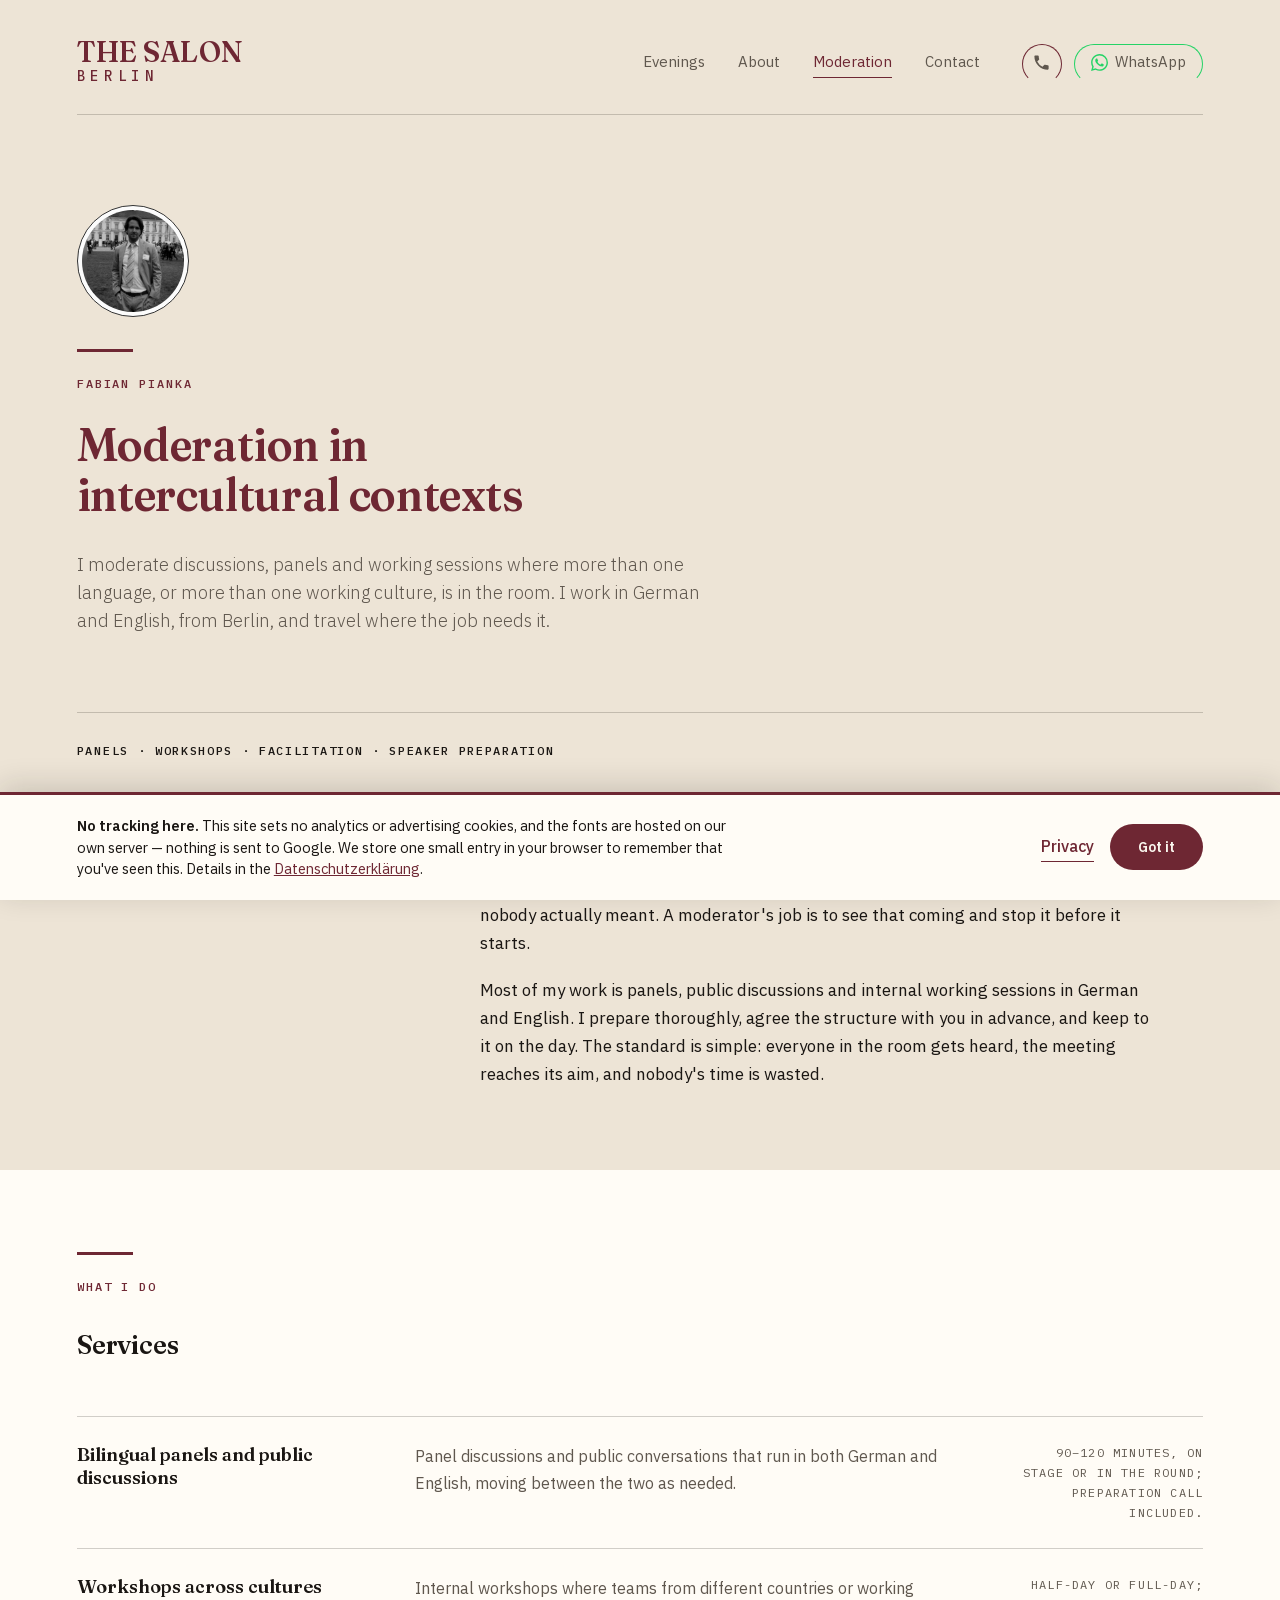
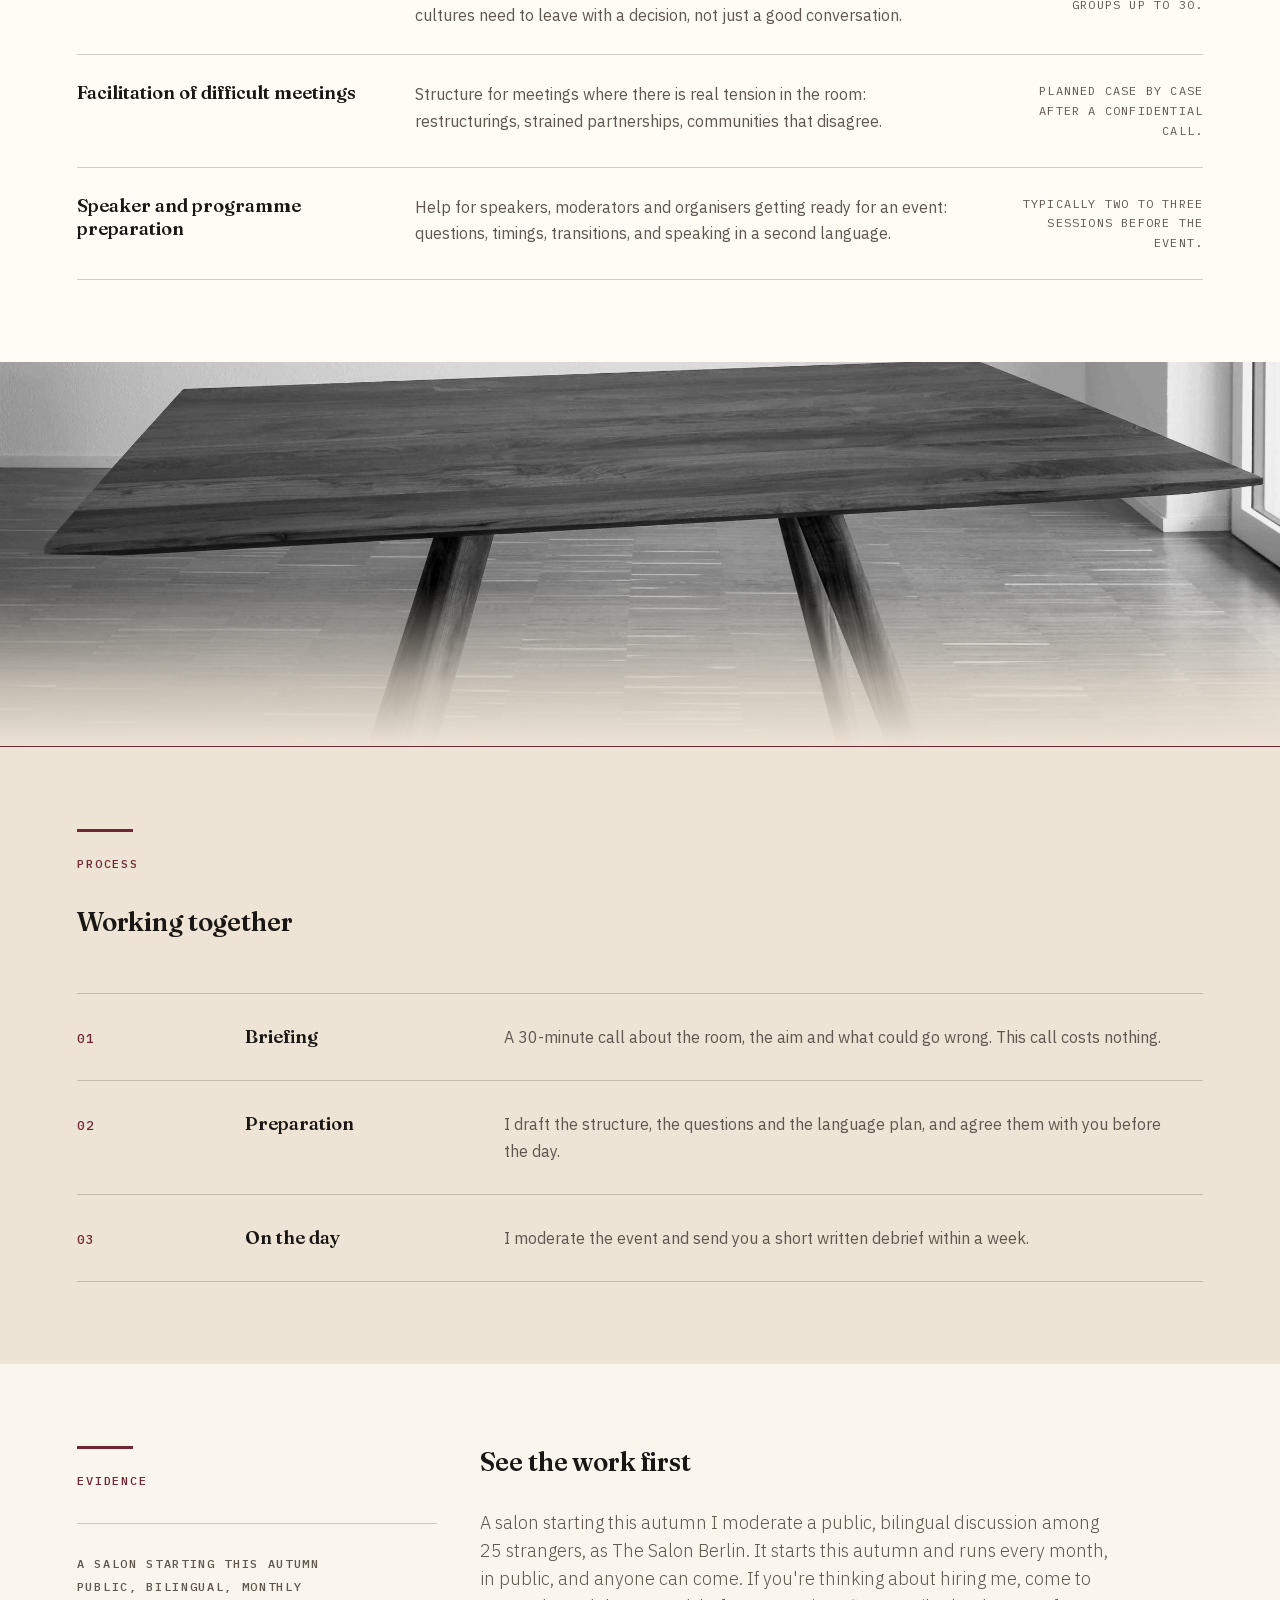
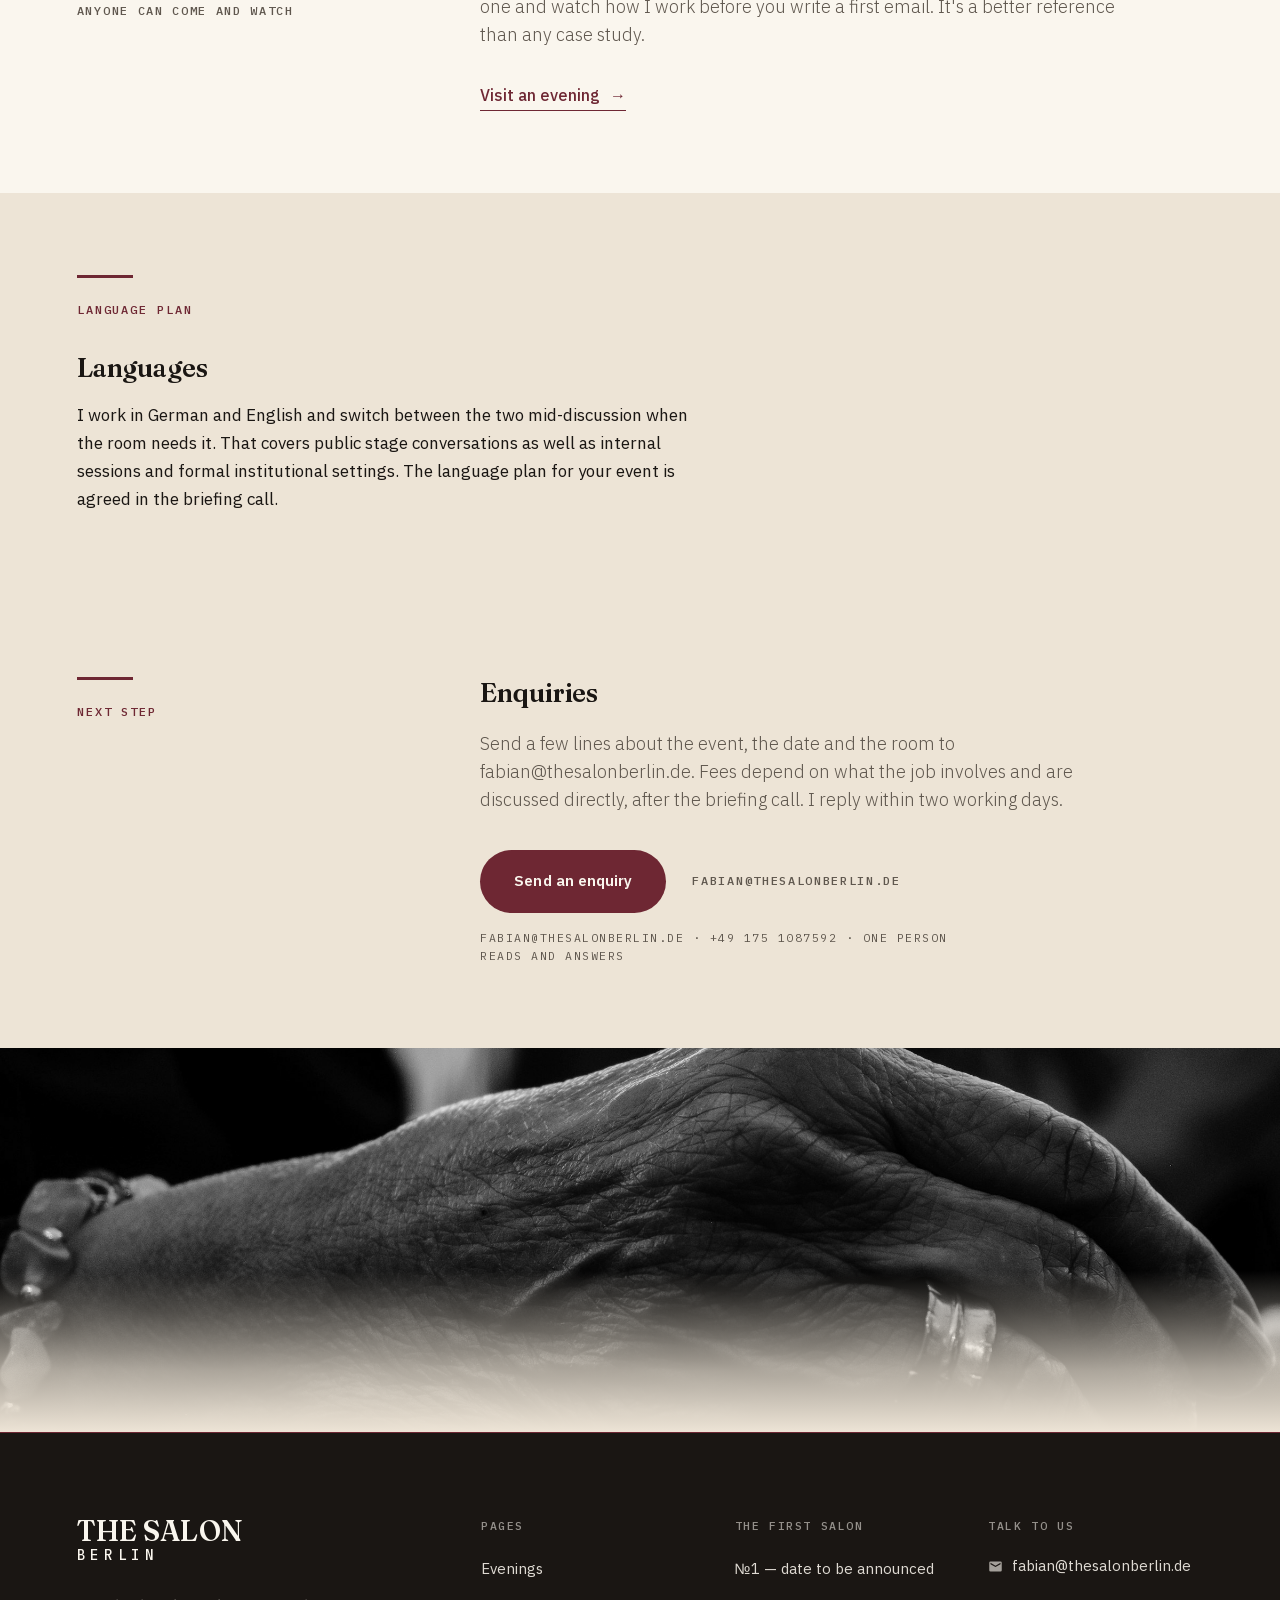
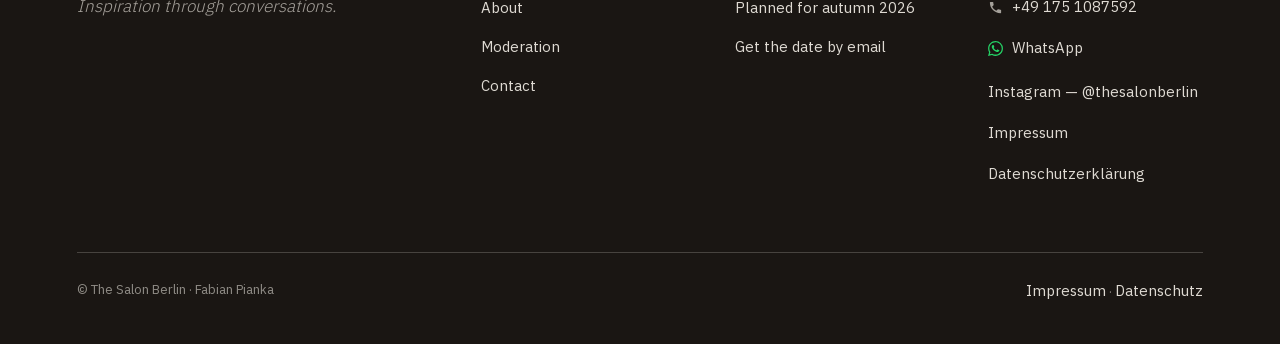
<file: moderation.html>
<!doctype html>
<html lang="en">
<head>
<meta charset="utf-8">
<meta name="viewport" content="width=device-width, initial-scale=1">
<title>Moderation — Fabian Pianka</title>
<meta name="description" content="Moderation and facilitation in intercultural contexts, in German and English. Fabian Pianka, Berlin. Inspiration through conversations.">
<link rel="icon" href="/favicon.ico" sizes="any">
<link rel="icon" type="image/png" sizes="32x32" href="/favicon-32.png">
<link rel="icon" type="image/png" sizes="16x16" href="/favicon-16.png">
<link rel="apple-touch-icon" href="/apple-touch-icon.png">
<meta name="theme-color" content="#1A1613">

<link rel="canonical" href="https://thesalonberlin.de/moderation.html">
<meta property="og:type" content="website">
<meta property="og:site_name" content="The Salon Berlin">
<meta property="og:locale" content="en_GB">
<meta property="og:url" content="https://thesalonberlin.de/moderation.html">
<meta property="og:title" content="Moderation in intercultural contexts">
<meta property="og:description" content="Fabian moderates discussions, panels and working sessions where more than one language, or more than one working culture, is in the room.">
<meta property="og:image" content="https://thesalonberlin.de/og-image.jpg">
<meta property="og:image:secure_url" content="https://thesalonberlin.de/og-image.jpg">
<meta property="og:image:type" content="image/jpeg">
<meta property="og:image:width" content="1200">
<meta property="og:image:height" content="630">
<meta property="og:image:alt" content="The Salon Berlin — Debate &amp; Connect. Become Part of Our Community. Monthly in Berlin, free entry, 25 seats.">
<meta name="twitter:card" content="summary_large_image">
<meta name="twitter:title" content="Moderation in intercultural contexts">
<meta name="twitter:description" content="Fabian moderates discussions, panels and working sessions where more than one language, or more than one working culture, is in the room.">
<meta name="twitter:image" content="https://thesalonberlin.de/og-image.jpg">
<link rel="stylesheet" href="assets/salon.css">
</head>
<body class="moderation">

<!-- ============ Header ============ -->
<header class="site-header">
  <div class="wrap bar">
    <a class="wordmark" href="index.html">
      <span class="top">The&nbsp;Salon</span>
      <span class="rule-mark"></span>
      <span class="bottom">Berlin</span>
    </a>
    <nav class="nav">
      <a href="evenings.html">Evenings</a>
      <a href="about.html">About</a>
      <a href="moderation.html" aria-current="page">Moderation</a>
      <a href="contact.html">Contact</a>
          <span class="nav-actions">
            <a class="icon-btn icon-btn--icononly" href="tel:+491751087592" aria-label="Call +49 175 1087592" title="+49 175 1087592"><svg viewBox="0 0 24 24" aria-hidden="true"><path d="M6.62 10.79a15.05 15.05 0 0 0 6.59 6.59l2.2-2.2c.27-.27.67-.36 1.02-.24 1.12.37 2.33.57 3.57.57.55 0 1 .45 1 1V20c0 .55-.45 1-1 1C10.6 21 3 13.4 3 4c0-.55.45-1 1-1h3.5c.55 0 1 .45 1 1 0 1.25.2 2.45.57 3.57.11.35.03.74-.25 1.02l-2.2 2.2Z"/></svg></a>
            <a class="icon-btn icon-btn--wa" href="https://wa.me/491751087592?text=Hello%20Fabian%2C%20I%27d%20like%20to%20get%20in%20touch%20about%20The%20Salon%20Berlin." target="_blank" rel="noopener"><svg viewBox="0 0 24 24" aria-hidden="true"><path d="M17.47 14.38c-.3-.15-1.76-.87-2.03-.97-.27-.1-.47-.15-.67.15-.2.3-.77.97-.94 1.16-.17.2-.35.22-.64.08-.3-.15-1.26-.46-2.39-1.48-.88-.79-1.48-1.76-1.65-2.06-.17-.3-.02-.46.13-.6.13-.14.3-.35.45-.52.15-.18.2-.3.3-.5.1-.2.05-.37-.03-.52-.07-.15-.67-1.61-.91-2.2-.25-.58-.49-.5-.67-.51h-.57c-.2 0-.52.07-.8.37-.27.3-1.04 1.02-1.04 2.48 0 1.46 1.07 2.87 1.22 3.07.15.2 2.1 3.2 5.08 4.49.7.3 1.26.49 1.69.62.71.23 1.36.2 1.87.12.57-.08 1.76-.72 2-1.41.25-.7.25-1.29.18-1.41-.08-.13-.27-.2-.57-.35M12.05 21.79h-.01a9.87 9.87 0 0 1-5.03-1.38l-.36-.21-3.74.98 1-3.65-.24-.37a9.86 9.86 0 0 1-1.51-5.26c0-5.45 4.44-9.89 9.89-9.89 2.64 0 5.12 1.03 6.99 2.9a9.83 9.83 0 0 1 2.89 6.99c0 5.45-4.43 9.89-9.88 9.89M20.46 3.49A11.82 11.82 0 0 0 12.05 0C5.5 0 .16 5.34.16 11.89c0 2.1.55 4.14 1.59 5.95L.06 24l6.3-1.65a11.88 11.88 0 0 0 5.69 1.45h.005c6.55 0 11.89-5.34 11.89-11.89a11.82 11.82 0 0 0-3.48-8.42Z"/></svg><span>WhatsApp</span></a>
          </span>
    </nav>
  </div>
  <div class="wrap"><hr class="rule"></div>
</header>

<!-- ============ Hero — grey, continuous with the header ============ -->
<section class="hero surface-grey on-grey">
  <div class="wrap">
    <img class="medallion mb-m" src="assets/img/fabian.jpg" alt="Fabian Pianka">
        <span class="eyebrow">Fabian Pianka</span>
    <h1 class="display" style="font-size:clamp(34px,3.6vw,52px);max-width:18ch">Moderation in intercultural contexts</h1>
    <p class="lead">I moderate discussions, panels and working sessions where more than one language,
      or more than one working culture, is in the room. I work in German and English, from Berlin,
      and travel where the job needs it.</p>
    <div class="hero-foot">
      <hr class="rule">
      <span class="meta">Panels · Workshops · Facilitation · Speaker preparation</span>
    </div>
  </div>
</section>

<!-- ============ Approach (GREY) ============ -->
<section class="section surface-grey on-grey">
  <div class="wrap">
    <div class="grid grid--split">
      <div>
        <span class="eyebrow">Approach</span>
      </div>
      <div>
        <p class="body-p">Discussions go wrong in predictable ways. The most fluent speaker takes over,
          people in their second language go quiet, and real disagreement gets smoothed into a summary
          nobody actually meant. A moderator's job is to see that coming and stop it before it starts.</p>
        <p class="body-p">Most of my work is panels, public discussions and internal working sessions
          in German and English. I prepare thoroughly, agree the structure with you in advance, and
          keep to it on the day. The standard is simple: everyone in the room gets heard, the meeting
          reaches its aim, and nobody's time is wasted.</p>
      </div>
    </div>
  </div>
</section>

<!-- ============ Services — the one inset schedule (CREAM LIGHT) ============ -->
<section class="section surface-light">
  <div class="wrap">
    <span class="eyebrow">What I do</span>
    <h2 class="h2 mt-m">Services</h2>

    <div class="mt-l">
      <div class="svc-row">
        <div><h3 class="h3">Bilingual panels and public discussions</h3></div>
        <p>Panel discussions and public conversations that run in both German and English, moving
          between the two as needed.</p>
        <span class="fmt">90–120 minutes, on stage or in the round; preparation call included.</span>
      </div>

      <div class="svc-row">
        <div><h3 class="h3">Workshops across cultures</h3></div>
        <p>Internal workshops where teams from different countries or working cultures need to leave
          with a decision, not just a good conversation.</p>
        <span class="fmt">Half-day or full-day; groups up to 30.</span>
      </div>

      <div class="svc-row">
        <div><h3 class="h3">Facilitation of difficult meetings</h3></div>
        <p>Structure for meetings where there is real tension in the room: restructurings, strained
          partnerships, communities that disagree.</p>
        <span class="fmt">Planned case by case after a confidential call.</span>
      </div>

      <div class="svc-row">
        <div><h3 class="h3">Speaker and programme preparation</h3></div>
        <p>Help for speakers, moderators and organisers getting ready for an event: questions, timings,
          transitions, and speaking in a second language.</p>
        <span class="fmt">Typically two to three sessions before the event.</span>
      </div>
    </div>
  </div>
</section>

<!-- ============ Band → seam (the only band on this page) ============ -->
<div class="band band--short band--to-grey">
  <img src="assets/img/moderation-room.jpg" alt="A moderated discussion in a working room, seen from the end of the table">
</div>
<div class="seam"></div>

<!-- ============ Working together (GREY) ============ -->
<section class="section surface-grey on-grey">
  <div class="wrap">
    <span class="eyebrow">Process</span>
    <h2 class="h2 mt-m">Working together</h2>

    <div class="steps mt-l">
      <div class="step">
        <span class="t">01</span>
        <span class="n h3">Briefing</span>
        <p>A 30-minute call about the room, the aim and what could go wrong. This call costs nothing.</p>
      </div>
      <div class="step">
        <span class="t">02</span>
        <span class="n h3">Preparation</span>
        <p>I draft the structure, the questions and the language plan, and agree them with you
          before the day.</p>
      </div>
      <div class="step">
        <span class="t">03</span>
        <span class="n h3">On the day</span>
        <p>I moderate the event and send you a short written debrief within a week.</p>
      </div>
    </div>
  </div>
</section>

<!-- ============ The standing proof — the one warm moment (CREAM) ============ -->
<section class="section surface-cream">
  <div class="wrap">
    <div class="grid grid--split">
      <div>
        <span class="eyebrow">Evidence</span>
        <hr class="rule mt-m">
        <div class="meta-stack meta meta--ash mt-m">
          <span>A salon starting this autumn</span>
          <span>Public, bilingual, monthly</span>
          <span>Anyone can come and watch</span>
        </div>
      </div>
      <div>
        <h2 class="h2">See the work first</h2>
        <p class="lead mt-m">A salon starting this autumn I moderate a public, bilingual discussion among
          25 strangers, as The Salon Berlin. It starts this autumn and runs every month, in public,
          and anyone can come. If you're thinking about hiring me, come to one and watch how I work
          before you write a first email. It's a better reference than any case study.</p>
        <p class="mt-m"><a class="link-arrow" href="evenings.html">Visit an evening <span class="arw">→</span></a></p>
      </div>
    </div>
  </div>
</section>

<!-- ============ Languages (GREY) ============ -->
<section class="section surface-grey on-grey">
  <div class="wrap">
    <span class="eyebrow">Language plan</span>
    <h2 class="h2 mt-m">Languages</h2>
    <p class="body-p maxw-md mt-s">I work in German and English and switch between the two mid-discussion
      when the room needs it. That covers public stage conversations as well as internal sessions and
      formal institutional settings. The language plan for your event is agreed in the briefing call.</p>
  </div>
</section>

<!-- ============ Enquiries — the page's only button (GREY) ============ -->
<section class="section surface-grey on-grey">
  <div class="wrap cta-block">
    <div class="grid grid--split">
      <div>
        <span class="eyebrow">Next step</span>
      </div>
      <div>
        <h2 class="h2">Enquiries</h2>
        <p class="lead">Send a few lines about the event, the date and the room to
          fabian@thesalonberlin.de. Fees depend on what the job involves and are discussed directly,
          after the briefing call. I reply within two working days.</p>
        <div class="btn-row">
          <a class="btn" href="mailto:fabian@thesalonberlin.de">Send an enquiry</a>
          <span class="meta meta--ash">fabian@thesalonberlin.de</span>
        </div>
        <p class="contact-note">fabian@thesalonberlin.de · +49 175 1087592 · one person reads and answers</p>
      </div>
    </div>
  </div>
</section>

<!-- ============ Footer — cream on this page ============ -->

<div class="band band--short">
  <img src="assets/img/seam-hands.jpg" alt="Hands mid-gesture in discussion">
</div>
<div class="seam"></div>

<footer class="site-footer">
  <div class="wrap">
    <div class="top">
      <div>
        <a class="wordmark" href="index.html">
          <span class="top">The&nbsp;Salon</span>
          <span class="rule-mark"></span>
          <span class="bottom">Berlin</span>
        </a>
        <p class="tagline">Inspiration through conversations.</p>
      </div>
      <div>
        <h4>Pages</h4>
        <ul>
          <li><a href="evenings.html">Evenings</a></li>
          <li><a href="about.html">About</a></li>
          <li><a href="moderation.html">Moderation</a></li>
          <li><a href="contact.html">Contact</a></li>
        </ul>
      </div>
      <div>
        <h4>The first salon</h4>
        <ul>
          <li><a href="evenings.html">№1 — date to be announced</a></li>
          <li><a href="evenings.html">Planned for autumn 2026</a></li>
          <li><a href="index.html#signup">Get the date by email</a></li>
        </ul>
      </div>
      <div>
        <h4>Talk to us</h4>
        <ul class="footer-contact">
          <li><a href="mailto:fabian@thesalonberlin.de"><svg viewBox="0 0 24 24" aria-hidden="true"><path d="M20 4H4a2 2 0 0 0-2 2v12a2 2 0 0 0 2 2h16a2 2 0 0 0 2-2V6a2 2 0 0 0-2-2Zm0 4.24-8 4.75-8-4.75V6l8 4.75L20 6v2.24Z"/></svg><span>fabian@thesalonberlin.de</span></a></li>
          <li><a href="tel:+491751087592"><svg viewBox="0 0 24 24" aria-hidden="true"><path d="M6.62 10.79a15.05 15.05 0 0 0 6.59 6.59l2.2-2.2c.27-.27.67-.36 1.02-.24 1.12.37 2.33.57 3.57.57.55 0 1 .45 1 1V20c0 .55-.45 1-1 1C10.6 21 3 13.4 3 4c0-.55.45-1 1-1h3.5c.55 0 1 .45 1 1 0 1.25.2 2.45.57 3.57.11.35.03.74-.25 1.02l-2.2 2.2Z"/></svg><span>+49 175 1087592</span></a></li>
          <li class="wa"><a href="https://wa.me/491751087592?text=Hello%20Fabian%2C%20I%27d%20like%20to%20get%20in%20touch%20about%20The%20Salon%20Berlin." target="_blank" rel="noopener"><svg viewBox="0 0 24 24" aria-hidden="true"><path d="M17.47 14.38c-.3-.15-1.76-.87-2.03-.97-.27-.1-.47-.15-.67.15-.2.3-.77.97-.94 1.16-.17.2-.35.22-.64.08-.3-.15-1.26-.46-2.39-1.48-.88-.79-1.48-1.76-1.65-2.06-.17-.3-.02-.46.13-.6.13-.14.3-.35.45-.52.15-.18.2-.3.3-.5.1-.2.05-.37-.03-.52-.07-.15-.67-1.61-.91-2.2-.25-.58-.49-.5-.67-.51h-.57c-.2 0-.52.07-.8.37-.27.3-1.04 1.02-1.04 2.48 0 1.46 1.07 2.87 1.22 3.07.15.2 2.1 3.2 5.08 4.49.7.3 1.26.49 1.69.62.71.23 1.36.2 1.87.12.57-.08 1.76-.72 2-1.41.25-.7.25-1.29.18-1.41-.08-.13-.27-.2-.57-.35M12.05 21.79h-.01a9.87 9.87 0 0 1-5.03-1.38l-.36-.21-3.74.98 1-3.65-.24-.37a9.86 9.86 0 0 1-1.51-5.26c0-5.45 4.44-9.89 9.89-9.89 2.64 0 5.12 1.03 6.99 2.9a9.83 9.83 0 0 1 2.89 6.99c0 5.45-4.43 9.89-9.88 9.89M20.46 3.49A11.82 11.82 0 0 0 12.05 0C5.5 0 .16 5.34.16 11.89c0 2.1.55 4.14 1.59 5.95L.06 24l6.3-1.65a11.88 11.88 0 0 0 5.69 1.45h.005c6.55 0 11.89-5.34 11.89-11.89a11.82 11.82 0 0 0-3.48-8.42Z"/></svg><span>WhatsApp</span></a></li>
          <li><a href="#">Instagram — @thesalonberlin</a></li>
          <li><a href="impressum.html">Impressum</a></li>
          <li><a href="datenschutz.html">Datenschutzerklärung</a></li>
        </ul>
      </div>
    </div>
    <div class="legal">
      <span>© The Salon Berlin · Fabian Pianka</span>
      <span><a href="impressum.html">Impressum</a> · <a href="datenschutz.html">Datenschutz</a></span>
    </div>
  </div>
</footer>


<!-- DSGVO: information notice. No tracking cookies are set. -->
<aside class="cookie-note" id="cookieNote" hidden>
  <div class="wrap">
    <p><strong>No tracking here.</strong> This site sets no analytics or advertising cookies, and the
      fonts are hosted on our own server — nothing is sent to Google. We store one small entry in your
      browser to remember that you've seen this. Details in the
      <a href="datenschutz.html">Datenschutzerklärung</a>.</p>
    <div class="cookie-note__actions">
      <a class="link-arrow" href="datenschutz.html">Privacy</a>
      <button class="btn" type="button" id="cookieOk">Got it</button>
    </div>
  </div>
</aside>

<script>
// DSGVO notice — informational only, no tracking is loaded either way.
(function(){
  var n=document.getElementById('cookieNote'), b=document.getElementById('cookieOk');
  if(!n||!b) return;
  var KEY='salon-notice-ack';
  try{ if(localStorage.getItem(KEY)!=='1') n.hidden=false; }catch(e){ n.hidden=false; }
  b.addEventListener('click',function(){
    n.hidden=true;
    try{ localStorage.setItem(KEY,'1'); }catch(e){}
  });
})();
</script>


<!-- Mobile menu -->
<nav class="m-menu" id="mMenu" aria-label="Menu">
  <div class="m-menu__bar">
    <a class="wordmark" href="index.html">
      <span class="top">The&nbsp;Salon</span>
      <span class="rule-mark"></span>
      <span class="bottom">Berlin</span>
    </a>
    <button class="m-menu__close" id="mClose" aria-label="Close menu"></button>
  </div>
  <div class="m-menu__links">
    <a href="evenings.html"><span class="n">01</span>Evenings</a>
    <a href="about.html"><span class="n">02</span>About</a>
    <a href="moderation.html" aria-current="page"><span class="n">03</span>Moderation</a>
    <a href="contact.html"><span class="n">04</span>Contact</a>
  </div>
  <div class="m-menu__foot">
    <hr class="rule">
    <div class="m-menu__contact">
      <a href="mailto:fabian@thesalonberlin.de"><svg viewBox="0 0 24 24" aria-hidden="true"><path d="M20 4H4a2 2 0 0 0-2 2v12a2 2 0 0 0 2 2h16a2 2 0 0 0 2-2V6a2 2 0 0 0-2-2Zm0 4.24-8 4.75-8-4.75V6l8 4.75L20 6v2.24Z"/></svg><span>fabian@thesalonberlin.de</span></a>
      <a href="tel:+491751087592"><svg viewBox="0 0 24 24" aria-hidden="true"><path d="M6.62 10.79a15.05 15.05 0 0 0 6.59 6.59l2.2-2.2c.27-.27.67-.36 1.02-.24 1.12.37 2.33.57 3.57.57.55 0 1 .45 1 1V20c0 .55-.45 1-1 1C10.6 21 3 13.4 3 4c0-.55.45-1 1-1h3.5c.55 0 1 .45 1 1 0 1.25.2 2.45.57 3.57.11.35.03.74-.25 1.02l-2.2 2.2Z"/></svg><span>+49 175 1087592</span></a>
      <a class="wa" href="https://wa.me/491751087592?text=Hello%20Fabian%2C%20I%27d%20like%20a%20seat%20at%20the%20first%20salon%20%28No%201%29.%20Could%20you%20put%20me%20on%20the%20list%3F" target="_blank" rel="noopener"><svg viewBox="0 0 24 24" aria-hidden="true"><path d="M17.47 14.38c-.3-.15-1.76-.87-2.03-.97-.27-.1-.47-.15-.67.15-.2.3-.77.97-.94 1.16-.17.2-.35.22-.64.08-.3-.15-1.26-.46-2.39-1.48-.88-.79-1.48-1.76-1.65-2.06-.17-.3-.02-.46.13-.6.13-.14.3-.35.45-.52.15-.18.2-.3.3-.5.1-.2.05-.37-.03-.52-.07-.15-.67-1.61-.91-2.2-.25-.58-.49-.5-.67-.51h-.57c-.2 0-.52.07-.8.37-.27.3-1.04 1.02-1.04 2.48 0 1.46 1.07 2.87 1.22 3.07.15.2 2.1 3.2 5.08 4.49.7.3 1.26.49 1.69.62.71.23 1.36.2 1.87.12.57-.08 1.76-.72 2-1.41.25-.7.25-1.29.18-1.41-.08-.13-.27-.2-.57-.35M12.05 21.79h-.01a9.87 9.87 0 0 1-5.03-1.38l-.36-.21-3.74.98 1-3.65-.24-.37a9.86 9.86 0 0 1-1.51-5.26c0-5.45 4.44-9.89 9.89-9.89 2.64 0 5.12 1.03 6.99 2.9a9.83 9.83 0 0 1 2.89 6.99c0 5.45-4.43 9.89-9.88 9.89M20.46 3.49A11.82 11.82 0 0 0 12.05 0C5.5 0 .16 5.34.16 11.89c0 2.1.55 4.14 1.59 5.95L.06 24l6.3-1.65a11.88 11.88 0 0 0 5.69 1.45h.005c6.55 0 11.89-5.34 11.89-11.89a11.82 11.82 0 0 0-3.48-8.42Z"/></svg><span>WhatsApp</span></a>
    </div>
    <div class="m-menu__cta">
      <a class="btn" href="contact.html">Request a seat</a>
    </div>
    <p class="m-menu__slogan">Inspiration through conversations</p>
  </div>
</nav>

<script>
// Mobile menu panel
(function(){
  var t=document.querySelector('.nav-toggle'), m=document.getElementById('mMenu'),
      c=document.getElementById('mClose');
  if(!t||!m) return;
  function set(open){
    document.body.classList.toggle('nav-open',open);
    t.setAttribute('aria-expanded',open?'true':'false');
  }
  t.addEventListener('click',function(){ set(!document.body.classList.contains('nav-open')); });
  if(c) c.addEventListener('click',function(){ set(false); });
  document.addEventListener('keydown',function(e){ if(e.key==='Escape') set(false); });
})();
</script>


<a class="wa-float" href="https://wa.me/491751087592?text=Hello%20Fabian%2C%20I%27d%20like%20to%20ask%20about%20moderation%20for%20an%20event." target="_blank" rel="noopener" aria-label="Message the salon on WhatsApp">
  <svg viewBox="0 0 24 24" aria-hidden="true"><path d="M17.47 14.38c-.3-.15-1.76-.87-2.03-.97-.27-.1-.47-.15-.67.15-.2.3-.77.97-.94 1.16-.17.2-.35.22-.64.08-.3-.15-1.26-.46-2.39-1.48-.88-.79-1.48-1.76-1.65-2.06-.17-.3-.02-.46.13-.6.13-.14.3-.35.45-.52.15-.18.2-.3.3-.5.1-.2.05-.37-.03-.52-.07-.15-.67-1.61-.91-2.2-.25-.58-.49-.5-.67-.51h-.57c-.2 0-.52.07-.8.37-.27.3-1.04 1.02-1.04 2.48 0 1.46 1.07 2.87 1.22 3.07.15.2 2.1 3.2 5.08 4.49.7.3 1.26.49 1.69.62.71.23 1.36.2 1.87.12.57-.08 1.76-.72 2-1.41.25-.7.25-1.29.18-1.41-.08-.13-.27-.2-.57-.35M12.05 21.79h-.01a9.87 9.87 0 0 1-5.03-1.38l-.36-.21-3.74.98 1-3.65-.24-.37a9.86 9.86 0 0 1-1.51-5.26c0-5.45 4.44-9.89 9.89-9.89 2.64 0 5.12 1.03 6.99 2.9a9.83 9.83 0 0 1 2.89 6.99c0 5.45-4.43 9.89-9.88 9.89M20.46 3.49A11.82 11.82 0 0 0 12.05 0C5.5 0 .16 5.34.16 11.89c0 2.1.55 4.14 1.59 5.95L.06 24l6.3-1.65a11.88 11.88 0 0 0 5.69 1.45h.005c6.55 0 11.89-5.34 11.89-11.89a11.82 11.82 0 0 0-3.48-8.42Z"/></svg>
  <span class="wa-float__label">Message us</span>
</a>

<script>
// Condense the top bar once the page leaves the top.
(function(){
  var h=document.querySelector('.site-header');
  if(!h) return;
  var f=function(){ h.classList.toggle('is-solid', window.scrollY>40); };
  f(); window.addEventListener('scroll',f,{passive:true});
})();
</script>

</body>
</html>
</file>
<file: assets/salon.css>
/* ============================================================
   THE SALON BERLIN — design system
   Built from brand-handbook.html v3 (30 July 2026)
   Colour area budget: Cream 52 · Grey 20 · Cream Light 10 · Wine 16
   ============================================================ */

@import url('fonts.css');

/* ---------- 1. Tokens ---------- */
:root{
  /* surfaces — the only colours that carry large areas.
     Grey is retired: cold grey next to warm cream read as a printing
     error. The light/dark rhythm now comes from cream vs wine.        */
  --cream:       #FAF6EE;   /* PRIMARY surface — light warm paper      */
  --cream-light: #FFFCF6;   /* raised cards and panels on cream        */
  --cream-deep:  #EDE4D6;   /* alternating warm band + Moderation page */
  --grey:        var(--cream-deep);   /* legacy alias, grey is retired */
  /* text */
  --ink:  #1A1613;
  --ash:  #5F574E;
  /* accent — small areas only */
  --wine:      #6E2733;
  --wine-deep: #4A1922;
  --footer:    #1A1613;   /* Ink — the brand's black, per Raoul 2026-07-30 */

  --hair:       rgba(95,87,78,.28);   /* hairline on cream */
  --hair-grey:  rgba(26,22,19,.20);   /* hairline on grey  */

  /* WhatsApp platform green — the one green on the site. It is a
     platform mark, not a brand colour, and is used only on WhatsApp
     affordances. The handbook's no-green rule still holds elsewhere. */
  --wa:      #25D366;
  --wa-ink:  #128C4A;   /* darkened for text/borders on light cream    */

  --display: 'Fraunces', Georgia, 'Times New Roman', serif;
  --sans:    'IBM Plex Sans', -apple-system, BlinkMacSystemFont, sans-serif;
  --mono:    'IBM Plex Mono', ui-monospace, 'SF Mono', monospace;

  --container: 1380px;
  --gutter:    clamp(24px, 6vw, 110px);

  --sp-section:   clamp(72px, 9vw, 150px);
  --sp-section-s: clamp(52px, 6vw, 96px);

  /* Fraunces axis presets */
  --wonk-off: 'SOFT' 20, 'WONK' 0, 'opsz' 60;
  --wonk-on:  'SOFT' 30, 'WONK' 1, 'opsz' 72;
}

/* ---------- 2. Reset ---------- */
*,*::before,*::after{ box-sizing:border-box; }
html{ -webkit-text-size-adjust:100%; overflow-x:hidden; }
body{
  margin:0;
  background:var(--cream);
  color:var(--ink);
  font-family:var(--sans);
  font-weight:400;
  font-size:17px;
  line-height:1.65;
  -webkit-font-smoothing:antialiased;
  text-rendering:optimizeLegibility;
}
img,video{ display:block; max-width:100%; }
a{ color:var(--wine); }
h1,h2,h3,h4,p,ul,ol,figure{ margin:0; }
ul{ padding:0; list-style:none; }

/* ---------- 3. Layout ---------- */
.wrap{
  max-width:var(--container);
  margin-inline:auto;
  padding-inline:var(--gutter);
}
.section{ padding-block:var(--sp-section); }
.section--tight{ padding-block:var(--sp-section-s); }
.surface-cream{ background:var(--cream); }
.surface-grey{ background:var(--cream-deep); }   /* retired name, warm band */
.surface-light{ background:var(--cream-light); }

.grid{ display:grid; gap:clamp(28px,3.4vw,56px); }
.grid--feature{ grid-template-columns:minmax(240px,340px) 1fr; align-items:start; }
.grid--3{ grid-template-columns:repeat(3,1fr); }
.grid--2{ grid-template-columns:repeat(2,1fr); }
.grid--split{ grid-template-columns:minmax(240px,360px) 1fr; align-items:start; }

/* ---------- 4. Typography ---------- */
.display{
  font-family:var(--display);
  font-weight:600;
  font-variation-settings:var(--wonk-off);
  color:var(--wine);
  letter-spacing:-.005em;
}
h1.display,.h1{
  font-size:clamp(40px,5.1vw,76px);
  line-height:1.10;
  font-family:var(--display); font-weight:600;
  font-variation-settings:var(--wonk-off);
  color:var(--wine); letter-spacing:-.008em;
}
h2.display,.h2{
  font-size:clamp(28px,2.9vw,44px);
  line-height:1.12;
  font-family:var(--display); font-weight:600;
  font-variation-settings:var(--wonk-off);
  letter-spacing:-.005em;
}
h3.display,.h3{
  font-size:clamp(22px,1.7vw,26px);
  line-height:1.22;
  font-family:var(--display); font-weight:600;
  font-variation-settings:var(--wonk-off);
}
.ink{ color:var(--ink); }
.wine{ color:var(--wine); }
.ash{ color:var(--ash); }

.lead{
  font-size:clamp(18px,1.35vw,20px);
  font-weight:300;
  line-height:1.55;
  color:var(--ash);
  max-width:58ch;
}
p{ max-width:68ch; }
.body-p + .body-p{ margin-top:1.15em; }
.small{ font-size:14px; line-height:1.5; }

/* meta / mono */
.meta{
  font-family:var(--mono);
  font-weight:500;
  font-size:12px;
  letter-spacing:.14em;
  text-transform:uppercase;
  line-height:1.4;
  color:var(--ink);
}
.meta--ash{ color:var(--ash); }
.meta--wine{ color:var(--wine); }
.meta-stack{ display:grid; gap:.55em; }

/* eyebrow = the table-edge rule + a mono label */
.eyebrow{
  font-family:var(--mono);
  font-weight:500;
  font-size:12px;
  letter-spacing:.16em;
  text-transform:uppercase;
  color:var(--wine);
  display:block;
}
.eyebrow::before{
  content:"";
  display:block;
  width:56px; height:3px;
  background:var(--wine);
  margin-bottom:22px;
}
.eyebrow--bare::before{ display:none; }

/* the device: one horizontal rule = the table edge */
.rule{ height:1px; background:var(--hair); border:0; margin:0; }
.rule--wine{ height:2px; background:var(--wine); }
.rule--short{ width:56px; height:3px; background:var(--wine); border:0; }
.on-grey .rule{ background:var(--hair-grey); }

/* drop cap — one only, on the About lede */
.dropcap::first-letter{
  font-family:var(--display);
  font-weight:600;
  font-variation-settings:var(--wonk-on);
  color:var(--wine);
  float:left;
  font-size:4.6em;
  line-height:.82;
  padding:.06em .12em 0 0;
}

/* ---------- 5. Header & wordmark ----------
   Interior pages: sticky, stays in flow.
   Home: --over is fixed so the film runs corner to corner beneath it. */
.site-header{
  position:sticky; top:0; z-index:60;
  padding-top:38px; background:var(--cream);
  transition:padding .25s ease,background .25s ease,box-shadow .25s ease;
}
.site-header .bar{
  display:flex; align-items:flex-start; justify-content:space-between;
  gap:32px; padding-bottom:26px;
}
/* condensed state once the page scrolls */
.site-header.is-solid{
  padding-top:16px;
  background:rgba(250,246,238,.94);
  backdrop-filter:blur(14px) saturate(1.1);
  -webkit-backdrop-filter:blur(14px) saturate(1.1);
  box-shadow:0 1px 0 var(--hair);
}
.site-header.is-solid .bar{ padding-bottom:14px; border-bottom:0; }
.site-header.is-solid .wordmark .top{ font-size:24px; }

/* immediate-contact cluster in the top bar */
.nav-actions{ display:flex; align-items:center; gap:12px; margin-left:8px; }
.icon-btn{
  display:inline-flex; align-items:center; justify-content:center; gap:.5em;
  height:40px; padding:0 16px; border-radius:999px;
  border:1.5px solid var(--wine); color:var(--wine);
  text-decoration:none; font-size:14px; font-weight:600;
  font-family:var(--sans); white-space:nowrap;
  transition:background .2s ease,color .2s ease;
}
.icon-btn svg{ width:17px; height:17px; fill:currentColor; flex:none; }
.icon-btn:hover{ background:var(--wine); color:var(--cream); }
.icon-btn--wa{ border-color:var(--wa); color:var(--wa-ink); }
.icon-btn--wa svg{ fill:var(--wa); }
.icon-btn--wa:hover{ background:var(--wa); color:#fff; }
.icon-btn--wa:hover svg{ fill:#fff; }
.icon-btn--icononly{ padding:0; width:40px; }
.icon-btn--icononly svg{ width:19px; height:19px; }
.wordmark{ display:inline-block; text-decoration:none; }
.wordmark .top{
  font-family:var(--display);
  font-weight:600;
  font-variation-settings:var(--wonk-on);
  text-transform:uppercase;
  color:var(--wine);
  font-size:29px;
  letter-spacing:.004em;
  line-height:.94;
  display:block;
}
.wordmark .rule-mark{
  height:2px; background:var(--wine); margin:5px 0 6px; width:100%;
}
.wordmark .bottom{
  font-family:var(--mono);
  font-weight:500;
  font-size:14px;
  letter-spacing:.40em;
  text-transform:uppercase;
  color:var(--wine);
  display:block;
}
.nav{ display:flex; gap:clamp(20px,2.6vw,44px); align-items:center; padding-top:6px; }
.nav a{
  font-family:var(--sans);
  font-size:15px;
  font-weight:400;
  color:var(--ash);
  text-decoration:none;
  padding-bottom:3px;
  border-bottom:1.5px solid transparent;
}
.nav a:hover{ color:var(--wine); }
.nav a[aria-current="page"]{ color:var(--wine); border-bottom-color:var(--wine); }

/* ---------- 6. Buttons & links ---------- */
.btn{
  display:inline-flex; align-items:center; justify-content:center;
  background:var(--wine);
  color:var(--cream);
  font-family:var(--sans);
  font-weight:600;
  font-size:15px;
  letter-spacing:.005em;
  text-decoration:none;
  padding:19px 34px;
  border-radius:999px;
  border:0;
}
.btn:hover{ background:var(--wine-deep); }
.btn--ghost{
  background:transparent;
  color:var(--wine);
  border:1.5px solid var(--wine);
  padding:17.5px 32px;
}
.btn--ghost:hover{ background:var(--wine); color:var(--cream); }
.btn-row{ display:flex; align-items:center; gap:26px; flex-wrap:wrap; }

.link-arrow{
  display:inline-flex; align-items:center; gap:.6em;
  font-family:var(--sans); font-weight:500; font-size:16px;
  color:var(--wine); text-decoration:none;
  border-bottom:1.5px solid var(--wine);
  padding-bottom:2px;
}
.link-arrow .arw{ border-bottom:0; }

/* ---------- 7a. Full-viewport video hero (home) ----------
   Corner to corner on desktop. Wine may NOT sit on a dark field
   (handbook prohibition: 1.8:1) — so all hero type is cream.      */
.hero-film{
  position:relative;
  height:100vh; min-height:660px;
  width:100%;
  overflow:hidden;
  background:var(--ink);
  display:flex; flex-direction:column;
}
.hero-film__media{
  position:absolute; inset:0;
  width:100%; height:100%;
  object-fit:cover;
  filter:grayscale(1) contrast(1.08) brightness(.82);
  transform:scale(1.16);          /* pushes the generator watermark toward the frame edge */
  transform-origin:34% 34%;
  z-index:0;
}
.hero-film__scrim{
  position:absolute; inset:0; z-index:1; pointer-events:none;
  background:
    /* buries the residual generator watermark in the bottom-right corner */
    radial-gradient(58% 46% at 100% 100%,rgba(26,22,19,.92) 0%,rgba(26,22,19,.55) 45%,rgba(26,22,19,0) 78%),
    linear-gradient(to bottom,rgba(26,22,19,.62) 0%,rgba(26,22,19,.18) 30%,rgba(26,22,19,.34) 58%,rgba(26,22,19,.84) 100%),
    linear-gradient(to right,rgba(26,22,19,.55) 0%,rgba(26,22,19,.10) 58%,rgba(26,22,19,0) 100%);
}
.hero-film__inner{ position:relative; z-index:2; display:flex; flex-direction:column; height:100%; }
.hero-film__body{ margin-top:auto; padding-bottom:clamp(56px,6.5vw,104px); }
.hero-film .eyebrow{ color:var(--cream); }
.hero-film .eyebrow::before{ background:var(--cream); }
.hero-film h1{ color:var(--cream); margin:26px 0 0; max-width:16ch; }
.hero-film .lead{ color:rgba(250,246,238,.86); margin-top:28px; font-weight:300; }
.hero-film .btn-row{ margin-top:40px; }
.hero-film .btn{ background:var(--wine); color:var(--cream); }
.hero-film .btn:hover{ background:var(--wine-deep); }
.hero-film .cta-note{ color:rgba(250,246,238,.78); font-size:15px; }
.hero-film__foot{
  position:relative; z-index:3; margin-top:auto;
  border-top:1px solid var(--wine);
}
.hero-film__body{ margin-top:auto; padding-bottom:clamp(44px,5vw,72px); }
.hero-film__foot .wrap{
  display:flex; justify-content:space-between; gap:24px; flex-wrap:wrap;
  padding-block:20px;
}
.hero-film__foot .meta{ color:rgba(250,246,238,.88); }
/* header sitting over the film — fixed, so the film runs corner to corner */
.site-header--over{
  position:fixed; top:0; left:0; right:0; z-index:60;
  background:transparent; padding-top:34px;
}
.site-header--over .bar{ border-bottom:1px solid rgba(250,246,238,.26); }
.site-header--over .wordmark .top,
.site-header--over .wordmark .bottom{ color:var(--cream); }
.site-header--over .wordmark .rule-mark{ background:var(--cream); }
.site-header--over .nav a{ color:rgba(250,246,238,.82); }
.site-header--over .nav a:hover,
.site-header--over .nav a[aria-current="page"]{ color:var(--cream); border-bottom-color:var(--cream); }
.site-header--over .icon-btn{ border-color:rgba(250,246,238,.5); color:var(--cream); }
.site-header--over .icon-btn:hover{ background:var(--cream); color:var(--wine); }
.site-header--over .icon-btn--wa{ border-color:var(--wa); color:var(--cream); }
.site-header--over .icon-btn--wa svg{ fill:var(--wa); }
.site-header--over .icon-btn--wa:hover{ background:var(--wa); color:#fff; }
.site-header--over .icon-btn--wa:hover svg{ fill:#fff; }
/* once scrolled, the overlay header resolves into the solid cream bar */
.site-header--over.is-solid{ background:rgba(250,246,238,.94); }
.site-header--over.is-solid .bar{ border-bottom:0; }
.site-header--over.is-solid .wordmark .top,
.site-header--over.is-solid .wordmark .bottom{ color:var(--wine); }
.site-header--over.is-solid .wordmark .rule-mark{ background:var(--wine); }
.site-header--over.is-solid .nav a{ color:var(--ash); }
.site-header--over.is-solid .nav a:hover{ color:var(--wine); }
.site-header--over.is-solid .icon-btn{ border-color:var(--wine); color:var(--wine); }
.site-header--over.is-solid .icon-btn--wa{ border-color:var(--wa); color:var(--wa-ink); }

/* ---------- 7c. Sticky WhatsApp affordance ---------- */
.wa-float{
  position:fixed; right:26px; bottom:26px; z-index:80;
  width:60px; height:60px; border-radius:50%;
  background:var(--wa); color:#fff;
  display:inline-flex; align-items:center; justify-content:center;
  text-decoration:none;
  box-shadow:0 6px 22px rgba(26,22,19,.28);
  animation:wa-ring 2.8s ease-out infinite;
}
.wa-float svg{ width:31px; height:31px; fill:#fff; animation:wa-breathe 2.8s ease-in-out infinite; }
.wa-float:hover{ background:#1ebe5a; }
.wa-float__label{
  position:absolute; right:74px; top:50%; transform:translateY(-50%);
  white-space:nowrap; background:var(--ink); color:var(--cream);
  font-family:var(--mono); font-size:11px; letter-spacing:.12em;
  text-transform:uppercase; padding:9px 13px; border-radius:3px;
  opacity:0; pointer-events:none; transition:opacity .2s ease;
}
.wa-float:hover .wa-float__label{ opacity:1; }
@keyframes wa-ring{
  0%   { box-shadow:0 6px 22px rgba(26,22,19,.28), 0 0 0 0   rgba(37,211,102,.50); }
  70%  { box-shadow:0 6px 22px rgba(26,22,19,.28), 0 0 0 20px rgba(37,211,102,0);   }
  100% { box-shadow:0 6px 22px rgba(26,22,19,.28), 0 0 0 0   rgba(37,211,102,0);   }
}
@keyframes wa-breathe{
  0%,100%{ transform:scale(1); }
  50%    { transform:scale(1.09); }
}
@media (prefers-reduced-motion:reduce){
  .wa-float,.wa-float svg{ animation:none; }
}

/* ---------- 7b. Standard cream hero (interior pages) ---------- */
.hero{ padding-top:clamp(56px,7vw,104px); padding-bottom:0; }
.hero h1{ margin:26px 0 0; max-width:15ch; }
.hero .lead{ margin-top:30px; }
.hero .btn-row{ margin-top:42px; }
.hero .hero-foot{ margin-top:clamp(52px,6vw,88px); }
.hero .hero-foot .rule{ margin-bottom:22px; }

/* ---------- 8. Full-bleed photo band + seam ---------- */
/* background matches the page so a missing image fails invisibly
   instead of slabbing black across the layout */
.band{ position:relative; background:var(--cream); overflow:hidden; }
.band:has(img[src=""]),.band:empty{ display:none; }
.band img,.band video{
  width:100%; height:clamp(340px,44vw,620px);
  object-fit:cover;
  filter:grayscale(1) contrast(1.06) brightness(.94);
}
.band--tall img,.band--tall video{ height:clamp(420px,52vw,760px); }
.band--short img,.band--short video{ height:clamp(260px,30vw,420px); }
/* gradient fade into the following surface + wine hairline seam */
.band::after{
  content:""; position:absolute; left:0; right:0; bottom:0;
  height:42%;
  background:linear-gradient(to bottom,rgba(250,246,238,0) 0%,rgba(250,246,238,.72) 62%,var(--cream) 100%);
  pointer-events:none;
}
.band--to-grey::after{
  background:linear-gradient(to bottom,rgba(237,228,214,0) 0%,rgba(237,228,214,.72) 62%,var(--cream-deep) 100%);
}
.band--to-light::after{
  background:linear-gradient(to bottom,rgba(247,242,233,0) 0%,rgba(247,242,233,.72) 62%,var(--cream-light) 100%);
}
.seam{ height:1px; background:var(--wine); position:relative; z-index:2; }
.seam-label{
  position:relative; z-index:3; margin-top:-1px;
  padding-top:26px; background:transparent;
}

/* ---------- 9. Feature: the event number ---------- */
.event-no{
  font-family:var(--display);
  font-weight:600;
  font-variation-settings:'SOFT' 30,'WONK' 1,'opsz' 144;
  color:var(--wine);
  font-size:clamp(72px,9.4vw,136px);
  line-height:.94;
  letter-spacing:-.02em;
  display:block;
}
.event-no sup{ font-size:.46em; vertical-align:.72em; letter-spacing:0; }
.feature-meta{ margin-top:26px; }
.feature-meta .rule{ margin-bottom:22px; }
.feature-body{ max-width:70ch; }
.feature-body .rule{ margin:26px 0; }
.speaker{ font-weight:600; font-size:17px; color:var(--ink); margin-top:14px; }
.affil{ color:var(--ash); font-size:16px; }

/* ---------- 10. Cards ---------- */
.card{
  background:var(--cream-light);
  padding:34px 32px 38px;
  position:relative;
}
.card::before{
  content:""; position:absolute; top:0; left:0;
  width:56px; height:3px; background:var(--wine);
}
.card .fig{
  font-family:var(--display); font-weight:600;
  font-variation-settings:var(--wonk-off);
  color:var(--wine); font-size:clamp(24px,2vw,30px);
  line-height:1.1; display:block; margin-bottom:12px;
}
.card p{ color:var(--ash); font-size:15px; line-height:1.55; }
.card--outline{ background:transparent; border:1px solid var(--hair); }

/* ---------- 11. Steps / timeline ---------- */
.steps{ display:grid; gap:0; margin-top:12px; }
.step{
  display:grid; grid-template-columns:130px minmax(160px,220px) 1fr;
  gap:clamp(20px,3vw,48px);
  padding:30px 0;
  border-top:1px solid var(--hair);
  align-items:baseline;
}
.step:last-child{ border-bottom:1px solid var(--hair); }
.step .t{ font-family:var(--mono); font-weight:500; font-size:13px; letter-spacing:.1em; color:var(--wine); }
.step .n{ font-family:var(--display); font-weight:600; font-variation-settings:var(--wonk-off); font-size:21px; color:var(--ink); }
.step p{ color:var(--ash); font-size:16px; margin:0; }

/* ---------- 12. Archive list ---------- */
.archive{ margin-top:14px; }
.arch-row{
  display:grid;
  grid-template-columns:104px 1fr minmax(180px,240px);
  gap:clamp(20px,3vw,48px);
  padding:34px 0;
  border-top:1px solid var(--hair);
  align-items:start;
}
.arch-row:last-child{ border-bottom:1px solid var(--hair); }
.arch-row .no{
  font-family:var(--display); font-weight:600;
  font-variation-settings:'SOFT' 30,'WONK' 1,'opsz' 96;
  font-size:38px; line-height:1; color:var(--wine);
}
.arch-row .no sup{ font-size:.5em; vertical-align:.7em; }
.arch-row h3{ margin-bottom:8px; }
.arch-row .guest{ font-weight:500; color:var(--ink); font-size:16px; }
.arch-row .argued{ color:var(--ash); font-size:16px; margin-top:12px; max-width:62ch; }
.arch-row .when{ text-align:right; }

/* portrait medallion — grayscale, wine ring */
.medallion{
  width:112px; height:112px; border-radius:50%;
  object-fit:cover; filter:grayscale(1) contrast(1.05);
  border:1.5px solid var(--wine);
  padding:4px; background:var(--cream);
}

/* ---------- 13. Two-column do/don't lists ---------- */
.list-tick li,.list-cross li{
  padding:13px 0 13px 30px; position:relative;
  border-bottom:1px solid var(--hair);
  font-size:16px; color:var(--ink);
}
.list-tick li::before,.list-cross li::before{
  position:absolute; left:0; top:13px;
  font-family:var(--mono); font-size:13px; color:var(--wine);
}
.list-tick li::before{ content:"—"; }
.list-cross li::before{ content:"×"; color:var(--ash); }

/* ---------- 14. Forms ---------- */
.field{ display:grid; gap:9px; margin-bottom:22px; }
.field label{
  font-family:var(--mono); font-size:11.5px; letter-spacing:.14em;
  text-transform:uppercase; color:var(--ash);
}
.field input,.field textarea,.field select{
  font-family:var(--sans); font-size:16px; color:var(--ink);
  background:var(--cream-light);
  border:1px solid var(--hair);
  border-radius:0;
  padding:15px 16px;
  width:100%;
}
.field textarea{ min-height:104px; resize:vertical; }
.form-note{ font-size:14px; color:var(--ash); margin-top:16px; }

/* ---------- 15. CTA block ---------- */
.cta-block{ text-align:left; }
.cta-block h2{ max-width:18ch; }
.cta-block .lead{ margin-top:22px; }
.cta-block .btn-row{ margin-top:36px; }

/* ---------- 16. Footer ---------- */
/* Footer sits on ink — the darkest note, closing the page.
   NB: the column grid is scoped to a DIRECT child so it cannot
   collide with <span class="top"> inside .wordmark. */
.site-footer{ background:var(--footer); padding-block:clamp(64px,6.5vw,96px) 40px; }
.site-footer > .wrap > .top{
  display:grid; grid-template-columns:1.7fr 1fr 1fr 1fr;
  gap:clamp(28px,3vw,56px); padding-bottom:52px;
}
.site-footer h4{
  font-family:var(--mono); font-size:11.5px; letter-spacing:.14em;
  text-transform:uppercase; color:rgba(250,246,238,.55); margin-bottom:18px; font-weight:500;
}
.site-footer li{ margin-bottom:11px; }
.site-footer a{ color:rgba(250,246,238,.88); text-decoration:none; font-size:15px; overflow-wrap:anywhere; }
.site-footer a:hover{ color:var(--cream); }
.site-footer .wordmark .top,
.site-footer .wordmark .bottom{ color:var(--cream); }
.site-footer .wordmark .rule-mark{ background:var(--cream); }
.site-footer .tagline{
  color:rgba(250,246,238,.62); font-size:17px; max-width:30ch;
  margin-top:24px; font-weight:300; font-style:italic;
}
.site-footer .legal{
  display:flex; justify-content:space-between; gap:24px; flex-wrap:wrap;
  padding-top:26px; border-top:1px solid rgba(250,246,238,.20);
  font-size:13px; color:rgba(250,246,238,.52);
}

/* ============================================================
   16b. DARK SURFACES — where the rhythm comes from.
   Grey is deliberately absent from the salon pages: per handbook
   §07 it belongs to Moderation, and cream→grey is a one-step
   value move that reads muddy. Cream→wine is a ten-step move.
   ============================================================ */
.surface-wine{ background:var(--wine-deep); }
.surface-wine--mid{ background:var(--wine); }
.surface-ink{ background:var(--ink); }

.on-dark{ color:rgba(250,246,238,.82); }
.on-dark h1,.on-dark h2,.on-dark h3,
.on-dark .display,.on-dark .h1,.on-dark .h2,.on-dark .h3{ color:var(--cream); }
.on-dark .ink{ color:var(--cream); }
.on-dark .wine{ color:var(--cream); }
.on-dark p,.on-dark .body-p{ color:rgba(250,246,238,.80); }
.on-dark .lead{ color:rgba(250,246,238,.78); }
.on-dark .ash,.on-dark .affil,.on-dark .argued{ color:rgba(250,246,238,.62); }
.on-dark .speaker,.on-dark .guest{ color:var(--cream); }
.on-dark .eyebrow{ color:var(--cream); }
.on-dark .eyebrow::before{ background:var(--cream); }
.on-dark .meta{ color:rgba(250,246,238,.72); }
.on-dark .meta--ash{ color:rgba(250,246,238,.55); }
.on-dark .rule{ background:rgba(250,246,238,.22); }
.on-dark .rule--wine{ background:var(--cream); }
.on-dark .step,.on-dark .arch-row,.on-dark .svc-row{ border-color:rgba(250,246,238,.20); }
.on-dark .step:last-child,.on-dark .arch-row:last-child{ border-bottom-color:rgba(250,246,238,.20); }
.on-dark .step .t,.on-dark .step .n{ color:var(--cream); }
.on-dark .arch-row .no,.on-dark .event-no{ color:var(--cream); }
.on-dark .link-arrow{ color:var(--cream); border-bottom-color:rgba(250,246,238,.6); }
.on-dark .dropcap::first-letter{ color:var(--cream); }
/* inverted button on a dark field — cream fill, wine text */
.on-dark .btn{ background:var(--cream); color:var(--wine-deep); }
.on-dark .btn:hover{ background:#fff; }
.on-dark .btn--ghost{ background:transparent; color:var(--cream); border-color:rgba(250,246,238,.55); }
.on-dark .btn--ghost:hover{ background:var(--cream); color:var(--wine-deep); }
/* cards on a dark field become tinted glass, not beige panels */
.on-dark .card{ background:rgba(250,246,238,.07); }
.on-dark .card::before{ background:var(--cream); }
.on-dark .card .fig{ color:var(--cream); }
.on-dark .card p{ color:rgba(250,246,238,.72); }
.on-dark .field input,.on-dark .field textarea,.on-dark .field select{
  background:rgba(250,246,238,.09); border-color:rgba(250,246,238,.28); color:var(--cream);
}
.on-dark .field label{ color:rgba(250,246,238,.62); }
.on-dark .form-note{ color:rgba(250,246,238,.58); }
.on-dark .list-tick li,.on-dark .list-cross li{ color:rgba(250,246,238,.85); border-bottom-color:rgba(250,246,238,.20); }
.on-dark .list-tick li::before{ color:var(--cream); }
.on-dark .list-cross li::before{ color:rgba(250,246,238,.5); }
/* the band above a wine section must fade INTO wine, not cream */
.band--to-wine::after{
  background:linear-gradient(to bottom,rgba(74,25,34,0) 0%,rgba(74,25,34,.72) 62%,var(--wine-deep) 100%);
}
.band--to-ink::after{
  background:linear-gradient(to bottom,rgba(26,22,19,0) 0%,rgba(26,22,19,.72) 62%,var(--ink) 100%);
}
.seam--cream{ background:var(--cream); }

/* ---------- 16c. Editorial stat row (replaces the 3 beige cards) ---------- */
.stat-row{
  display:grid; grid-template-columns:repeat(3,1fr);
  border-top:1px solid var(--hair);
  margin-top:clamp(40px,4.5vw,72px);
}
.stat-row .stat{
  padding:34px 40px 8px 0;
  border-right:1px solid var(--hair);
}
.stat-row .stat + .stat{ padding-left:30px; }
.stat-row .stat:last-child{ border-right:0; padding-right:0; }
.stat-row .fig{
  font-family:var(--display); font-weight:600;
  font-variation-settings:'SOFT' 30,'WONK' 1,'opsz' 96;
  color:var(--wine); font-size:clamp(34px,3.6vw,52px);
  line-height:1; display:block; margin-bottom:16px; letter-spacing:-.015em;
}
.stat-row p{ color:var(--ash); font-size:16px; line-height:1.5; max-width:30ch; margin:0; }
.on-dark .stat-row{ border-top-color:rgba(250,246,238,.22); }
.on-dark .stat-row .stat{ border-right-color:rgba(250,246,238,.22); }
.on-dark .stat-row .fig{ color:var(--cream); }
.on-dark .stat-row p{ color:rgba(250,246,238,.70); }

/* ---------- 16d. Hero next-evening widget ---------- */
.hero-film__grid{
  display:grid;
  grid-template-columns:1fr minmax(330px,392px);
  gap:clamp(36px,5vw,88px);
  align-items:end;
}
.hero-card{
  background:rgba(20,16,13,.52);
  backdrop-filter:blur(16px) saturate(.85);
  -webkit-backdrop-filter:blur(16px) saturate(.85);
  border:1px solid rgba(250,246,238,.26);
  border-top:3px solid var(--wine);
  padding:28px 30px 26px;
}
.hero-card__label{
  font-family:var(--mono); font-weight:500; font-size:11px;
  letter-spacing:.18em; text-transform:uppercase;
  color:rgba(250,246,238,.62); display:block;
}
.hero-card__no{
  font-family:var(--display); font-weight:600;
  font-variation-settings:'SOFT' 30,'WONK' 1,'opsz' 96;
  color:var(--cream); font-size:56px; line-height:1;
  display:block; margin:14px 0 10px; letter-spacing:-.02em;
}
.hero-card__no sup{ font-size:.46em; vertical-align:.7em; }
.hero-card__title{
  font-family:var(--display); font-weight:600;
  font-variation-settings:var(--wonk-off);
  color:var(--cream); font-size:25px; line-height:1.18; margin:0 0 10px;
}
.hero-card__guest{ color:rgba(250,246,238,.86); font-size:15px; font-weight:500; }
.hero-card__affil{ color:rgba(250,246,238,.58); font-size:14px; line-height:1.45; }
.hero-card hr{ border:0; height:1px; background:rgba(250,246,238,.24); margin:20px 0; }
.hero-card__meta{
  font-family:var(--mono); font-weight:500; font-size:11.5px;
  letter-spacing:.13em; text-transform:uppercase;
  color:rgba(250,246,238,.80); display:grid; gap:6px;
}
.hero-card__cta{
  display:inline-flex; align-items:center; gap:.55em;
  margin-top:18px; color:var(--cream); text-decoration:none;
  font-size:15px; font-weight:600;
  border-bottom:1.5px solid rgba(250,246,238,.65); padding-bottom:2px;
}
.hero-card__upcoming{ display:grid; gap:0; }
.hero-card__upcoming .row{
  display:flex; align-items:baseline; justify-content:space-between; gap:14px;
  padding:11px 0; border-top:1px solid rgba(250,246,238,.16);
  font-family:var(--mono); font-size:11.5px; letter-spacing:.12em;
  text-transform:uppercase; color:rgba(250,246,238,.58);
}
.hero-card__upcoming .row .n{ color:rgba(250,246,238,.85); }

/* ---------- 17. Moderation page — grey dominant, Plex-led ---------- */
/* Handbook §07: the proportion of surface is what separates the two, not the palette. */
body.moderation{ background:var(--cream-deep); }
body.moderation .site-header{ background:var(--cream-deep); }
body.moderation .section{ padding-block:clamp(56px,6.4vw,104px); }   /* denser */
body.moderation .h2,
body.moderation h2.display{
  font-size:clamp(24px,2.1vw,31px); line-height:1.16; color:var(--ink);
}
body.moderation h3.display,body.moderation .h3{ font-size:19px; color:var(--ink); }
body.moderation .rule{ background:var(--hair-grey); }
body.moderation .card{ background:var(--cream-light); }
body.moderation .band::after{
  background:linear-gradient(to bottom,rgba(237,228,214,0) 0%,rgba(237,228,214,.72) 62%,var(--cream-deep) 100%);
}
.svc-row{
  display:grid; grid-template-columns:minmax(200px,300px) 1fr minmax(150px,190px);
  gap:clamp(20px,3vw,44px);
  padding:26px 0; border-top:1px solid var(--hair-grey); align-items:start;
}
.svc-row:last-child{ border-bottom:1px solid var(--hair-grey); }
.svc-row p{ color:var(--ash); font-size:16px; margin:0; }
.svc-row .fmt{ font-family:var(--mono); font-size:12px; letter-spacing:.1em; text-transform:uppercase; color:var(--ash); text-align:right; }

/* ---------- 18. Utilities ---------- */
.mt-s{ margin-top:18px; } .mt-m{ margin-top:32px; } .mt-l{ margin-top:56px; }
.mb-m{ margin-bottom:32px; } .mb-l{ margin-bottom:56px; }
.stack-lead > * + *{ margin-top:20px; }
.maxw-sm{ max-width:52ch; } .maxw-md{ max-width:62ch; }
.fidelity{
  position:fixed; left:14px; bottom:14px; z-index:99;
  font-family:var(--mono); font-size:10px; letter-spacing:.16em;
  background:var(--wine); color:var(--cream);
  padding:7px 12px; border-radius:2px; opacity:.9;
}

/* ============================================================
   19. MOBILE — must stay last in the stylesheet (source order)
   Scale per brand handbook §05 mobile column.
   ============================================================ */
@media (max-width:820px){
  body{ font-size:17px; line-height:1.5; }
  :root{ --gutter:24px; --sp-section:52px; --sp-section-s:44px; }

  h1.display,.h1{ font-size:40px; line-height:1.12; }
  h2.display,.h2{ font-size:28px; line-height:1.16; }
  h3.display,.h3{ font-size:22px; }
  .lead{ font-size:18px; line-height:1.50; }
  .small{ font-size:14px; }
  .meta,.eyebrow{ font-size:13px; }
  .event-no{ font-size:64px; }
  .arch-row .no{ font-size:30px; }

  /* centre headings, intros, figures, buttons — left-align body & cards */
  .section > .wrap > .eyebrow,
  .section > .wrap > h2,
  .section > .wrap > .lead{ text-align:center; }
  .section > .wrap > .eyebrow::before{ margin-inline:auto; }
  .section > .wrap > .lead{ margin-inline:auto; }

  .grid--feature,.grid--3,.grid--2,.grid--split{ grid-template-columns:1fr; }
  .grid{ gap:24px; }

  .site-header{ padding-top:20px; }
  .site-header .bar{ padding-bottom:14px; align-items:center; }
  .nav a{ display:none; }                 /* links collapse … */
  .nav .nav-actions{ display:flex; }      /* … contact icons stay */
  .nav .nav-actions a{ display:inline-flex; }
  .nav{ gap:10px; padding-top:0; }
  .nav-actions{ margin-left:0; gap:9px; }
  .icon-btn{ height:38px; padding:0 13px; font-size:13px; }
  .icon-btn--icononly{ width:38px; padding:0; }
  .wordmark .top{ font-size:19px; }
  .wa-float{ right:16px; bottom:16px; width:54px; height:54px; }
  .wa-float svg{ width:28px; height:28px; }
  .wa-float__label{ display:none; }
  .fidelity{ left:10px; bottom:10px; }

  .hero h1{ max-width:none; }
  .hero .btn-row{ margin-top:30px; flex-direction:column; align-items:stretch; gap:14px; }
  .btn{ width:100%; padding:17px 24px; font-size:15px; min-height:52px; }
  .hero .btn-row .small,.hero .btn-row .meta{ text-align:center; }

  .card{ padding:24px; border-radius:0; }
  .step{ grid-template-columns:1fr; gap:6px; padding:22px 0; }
  .arch-row{ grid-template-columns:1fr; gap:8px; padding:26px 0; }
  .arch-row .when{ text-align:left; }
  .svc-row{ grid-template-columns:1fr; gap:8px; }
  .svc-row .fmt{ text-align:left; }

  .band img,.band video{ height:300px; }
  .band--tall img,.band--tall video{ height:340px; }

  /* film hero stacks: copy first, next-evening card beneath it */
  .hero-film{ height:auto; min-height:0; padding-top:78px; }
  .hero-film__grid{ grid-template-columns:1fr; gap:34px; align-items:start; }
  .hero-film__body{ padding-top:40px; padding-bottom:34px; }
  .hero-film h1{ max-width:none; }
  .hero-film .lead{ margin-top:20px; }
  .hero-film .btn-row{ align-items:stretch; }
  .hero-film .cta-note{ text-align:center; }
  .hero-card{ padding:22px 22px 20px; }
  .hero-card__no{ font-size:44px; margin:10px 0 8px; }
  .hero-card__title{ font-size:22px; }
  .hero-film__foot .wrap{ flex-direction:column; gap:8px; padding-block:16px; }
  .hero-film__foot .meta{ font-size:11px; letter-spacing:.1em; }
  /* the film needs to cover a taller, narrower box on a phone */
  .hero-film__media{ transform:scale(1.5); transform-origin:42% 40%; }

  .site-footer .top{ grid-template-columns:1fr 1fr; gap:32px; }
  .site-footer .legal{ flex-direction:column; gap:10px; }
  .dropcap::first-letter{ font-size:3.6em; }
}

/* ============================================================
   20. Contact affordances — chips in CTA blocks, list in footer.
   Appended after the mobile block, so its own mobile rules are
   inlined here rather than in section 19.
   ============================================================ */
.contact-row{ display:flex; flex-wrap:wrap; gap:12px; align-items:center; margin-top:28px; }
.contact-chip{
  display:inline-flex; align-items:center; gap:.6em;
  padding:12px 20px; border-radius:999px;
  border:1.5px solid var(--hair); color:var(--ink);
  text-decoration:none; font-size:15px; font-weight:500;
  font-family:var(--sans); white-space:nowrap;
  transition:border-color .2s ease,color .2s ease;
}
.contact-chip svg{ width:16px; height:16px; fill:var(--wine); flex:none; }
.contact-chip:hover{ border-color:var(--wine); color:var(--wine); }
.contact-chip--wa svg{ fill:var(--wa); }
.contact-chip--wa:hover{ border-color:var(--wa); color:var(--wa-ink); }
.contact-note{
  font-family:var(--mono); font-size:11.5px; letter-spacing:.13em;
  text-transform:uppercase; color:var(--ash); margin-top:16px;
}
.on-dark .contact-chip{ border-color:rgba(250,246,238,.38); color:var(--cream); }
.on-dark .contact-chip svg{ fill:var(--cream); }
.on-dark .contact-chip--wa svg{ fill:var(--wa); }
.on-dark .contact-chip:hover{ border-color:var(--cream); color:var(--cream); }
.on-dark .contact-note{ color:rgba(250,246,238,.6); }

.footer-contact li{ margin-bottom:13px; }
.footer-contact a{ display:inline-flex; align-items:center; gap:.6em; }
.footer-contact svg{ width:15px; height:15px; fill:rgba(250,246,238,.62); flex:none; }
.footer-contact a:hover svg{ fill:var(--cream); }
.footer-contact .wa svg{ fill:var(--wa); }

@media (max-width:820px){
  .contact-row{ gap:10px; margin-top:22px; }
  .contact-chip{ padding:11px 16px; font-size:14px; }
  .section > .wrap > .contact-row{ justify-content:center; }
}

/* ============================================================
   21. Mobile overflow corrections — appended last so these win
   on source order over sections 16b–20.
   ============================================================ */
@media (max-width:820px){
  /* the editorial stat row was still 3 columns on a phone */
  .stat-row{ grid-template-columns:1fr; margin-top:34px; }
  .stat-row .stat{
    border-right:0; border-bottom:1px solid var(--hair);
    padding:24px 0 22px;
  }
  .stat-row .stat:last-child{ border-bottom:0; padding-bottom:0; }
  .stat-row .fig{ font-size:30px; margin-bottom:10px; }
  .stat-row p{ max-width:none; }
  .on-dark .stat-row .stat{ border-bottom-color:rgba(250,246,238,.22); }

  /* header: WhatsApp collapses to its glyph so the bar fits 390px */
  .nav-actions .icon-btn--wa span{ display:none; }
  .nav-actions .icon-btn--wa{ width:38px; padding:0; }

  /* nothing may exceed the viewport */
  body{ max-width:100vw; overflow-x:hidden; }
  .contact-chip{ max-width:100%; overflow-wrap:anywhere; white-space:normal; }
}

/* ============================================================
   22. Archive speaker portraits + richer media
   ============================================================ */
.archive--portraits .arch-row{
  grid-template-columns:84px 88px 1fr minmax(150px,215px);
}
.arch-portrait{
  width:78px; height:78px; border-radius:50%;
  object-fit:cover; filter:grayscale(1) contrast(1.06);
  border:1.5px solid var(--wine); padding:3px; background:var(--cream);
}
.on-dark .arch-portrait{ border-color:var(--cream); background:transparent; }

/* a caption sitting under a full-bleed band */
.band-caption{
  font-family:var(--mono); font-size:11px; letter-spacing:.14em;
  text-transform:uppercase; color:var(--ash);
  padding-top:14px; padding-bottom:2px;
}
/* portrait/landscape figure inside a normal section */
.figure-inset img{
  width:100%; height:100%; object-fit:cover;
  filter:grayscale(1) contrast(1.05);
  border-top:3px solid var(--wine);
}
.figure-inset--tall img{ aspect-ratio:4/5; }
.figure-inset--wide img{ aspect-ratio:16/10; }
.figure-inset figcaption{
  font-family:var(--mono); font-size:11px; letter-spacing:.13em;
  text-transform:uppercase; color:var(--ash); margin-top:12px;
}
.on-dark .figure-inset figcaption{ color:rgba(250,246,238,.6); }

@media (max-width:820px){
  .archive--portraits .arch-row{ grid-template-columns:1fr; }
  .arch-portrait{ width:64px; height:64px; }
}

/* ============================================================
   23. Signup bar — sits directly under the hero.
   Cream Light so it reads as a bright shelf against the dark
   film above and the cream page below. Wine rule carries the
   accent; no new colours introduced.
   ============================================================ */
.signup{
  background:var(--cream-light);
  border-top:3px solid var(--wine);
  border-bottom:1px solid var(--hair);
}
.signup .wrap{
  display:grid; grid-template-columns:1fr minmax(420px,520px);
  gap:clamp(32px,5vw,80px); align-items:center;
  padding-block:clamp(38px,4vw,58px);
}
.signup h2{
  font-family:var(--display); font-weight:600;
  font-variation-settings:var(--wonk-off);
  color:var(--wine); font-size:clamp(24px,2.3vw,34px);
  line-height:1.14; letter-spacing:-.005em; margin-bottom:12px;
}
.signup p{ color:var(--ash); font-size:16px; line-height:1.55; max-width:62ch; margin:0; }
.signup-form{ display:flex; gap:12px; align-items:stretch; }
.signup-form .field{ margin:0; flex:1; gap:0; }
.signup-form input{
  height:56px; background:#fff; border:1px solid var(--hair);
  padding:0 18px; font-size:16px; width:100%; border-radius:0;
  font-family:var(--sans); color:var(--ink);
}
.signup-form input::placeholder{ color:#9a9186; }
.signup-form input:focus{ outline:2px solid var(--wine); outline-offset:-2px; }
.signup-form .btn{ height:56px; padding:0 30px; flex:none; }
.signup-note{
  font-family:var(--mono); font-size:11px; letter-spacing:.13em;
  text-transform:uppercase; color:var(--ash); margin-top:12px;
}

@media (max-width:820px){
  .signup .wrap{ grid-template-columns:1fr; gap:22px; padding-block:34px; }
  .signup h2{ font-size:24px; text-align:center; }
  .signup p{ text-align:center; margin-inline:auto; }
  .signup-form{ flex-direction:column; gap:10px; }
  .signup-form input{ height:52px; }
  .signup-form .btn{ height:52px; width:100%; }
  .signup-note{ text-align:center; }
}

@media (max-width:820px){
  /* desktop line breaks in display headings must not re-wrap on a phone */
  .hero-film h1 br,.hero h1 br,.section h2 br{ display:none; }
  .hero-film h1{ font-size:36px; line-height:1.14; }
}

/* ============================================================
   24. Hero notice (summer break) + mobile nav + late fixes.
   Appended last so these win on source order.
   ============================================================ */

/* --- Summer-break disclaimer in the hero.
   Needs to stand out against a dark photograph. A cream fill with
   wine text is the highest-contrast option that adds no new colour. */
.hero-notice{
  display:inline-flex; align-items:center; gap:.7em;
  background:var(--cream); color:var(--wine-deep);
  border-radius:999px; padding:11px 20px 11px 16px;
  font-family:var(--sans); font-size:14.5px; font-weight:600;
  line-height:1.35; margin-bottom:26px; max-width:100%;
  box-shadow:0 4px 18px rgba(20,16,13,.35);
}
.hero-notice .dot{
  width:9px; height:9px; border-radius:50%;
  background:var(--wine); flex:none;
  animation:notice-pulse 2.4s ease-in-out infinite;
}
.hero-notice strong{ font-weight:700; }
@keyframes notice-pulse{ 0%,100%{opacity:1} 50%{opacity:.35} }
@media (prefers-reduced-motion:reduce){ .hero-notice .dot{ animation:none; } }

/* --- Mobile navigation. Previously the links simply vanished with
   no replacement, leaving no route between pages on a phone. */
.nav-toggle{
  display:none; align-items:center; justify-content:center;
  width:40px; height:40px; border-radius:999px;
  border:1.5px solid var(--wine); background:transparent;
  cursor:pointer; padding:0;
}
.nav-toggle span{
  display:block; width:17px; height:1.5px; background:var(--wine);
  position:relative;
}
.nav-toggle span::before,.nav-toggle span::after{
  content:""; position:absolute; left:0; width:17px; height:1.5px; background:var(--wine);
}
.nav-toggle span::before{ top:-5.5px; }
.nav-toggle span::after{ top:5.5px; }
.site-header--over:not(.is-solid) .nav-toggle{ border-color:rgba(250,246,238,.5); }
.site-header--over:not(.is-solid) .nav-toggle span,
.site-header--over:not(.is-solid) .nav-toggle span::before,
.site-header--over:not(.is-solid) .nav-toggle span::after{ background:var(--cream); }

@media (max-width:820px){
  .nav-toggle{ display:inline-flex; order:3; }

  /* the links become a drawer instead of disappearing */
  .nav{ flex-wrap:wrap; justify-content:flex-end; }
  .nav a{ display:none; }
  body.nav-open .site-header .nav a{
    display:block; width:100%; order:9;
    font-family:var(--display); font-weight:600;
    font-size:23px; color:var(--wine); border-bottom:0;
    padding:13px 0; text-align:left;
  }
  body.nav-open .site-header{
    background:var(--cream); box-shadow:0 1px 0 var(--hair);
  }
  body.nav-open .site-header--over .wordmark .top,
  body.nav-open .site-header--over .wordmark .bottom{ color:var(--wine); }
  body.nav-open .site-header--over .wordmark .rule-mark{ background:var(--wine); }
  body.nav-open .site-header--over .nav-toggle{ border-color:var(--wine); }
  body.nav-open .site-header--over .nav-toggle span,
  body.nav-open .site-header--over .nav-toggle span::before,
  body.nav-open .site-header--over .nav-toggle span::after{ background:var(--wine); }
  body.nav-open .site-header .bar{ padding-bottom:20px; }

  /* --- BUG: this override lost on specificity, so the 4-column footer
     grid survived at 390px and broke words mid-syllable. */
  .site-footer > .wrap > .top{ grid-template-columns:1fr 1fr; gap:30px; }
  .site-footer .wordmark .top{ font-size:20px; }

  /* --- FAB was sitting on top of body copy */
  .wa-float{ right:14px; bottom:14px; width:50px; height:50px; }
  .wa-float svg{ width:25px; height:25px; }

  /* --- tracked mono was too wide for 390px and orphaned words */
  .meta,.eyebrow,.hero-card__meta,.signup-note,.contact-note,.svc-row .fmt{
    font-size:11.5px; letter-spacing:.08em;
  }

  /* --- eyebrow alignment was centred in some sections, left in others */
  .section > .wrap > .eyebrow,
  .section > .wrap > h2,
  .section > .wrap > .lead{ text-align:left; }
  .section > .wrap > .eyebrow::before{ margin-inline:0; }
  .section > .wrap > .lead{ margin-inline:0; }
  .section > .wrap > .contact-row{ justify-content:flex-start; }

  .hero-notice{ font-size:13.5px; padding:10px 16px 10px 13px; margin-bottom:20px; }
}

/* ============================================================
   25. Hero fit — the longer H1 plus the notice overran the header
   ============================================================ */
.hero-film__body{ padding-top:clamp(120px,13vh,170px); }
.hero-film h1{ font-size:clamp(38px,4.3vw,64px); line-height:1.09; max-width:18ch; }
.hero-film .lead{ font-size:clamp(17px,1.2vw,19px); max-width:52ch; }
.hero-film__grid{ align-items:end; }
@media (max-width:820px){
  .hero-film__body{ padding-top:26px; }
  .hero-film h1{ font-size:34px; max-width:none; }
}

/* ============================================================
   26. Hero signup — centred in the lower third of the first view.
   Sits on the film, so it is built from a hairline and blur
   rather than a filled panel: no new colour, no new weight.
   ============================================================ */
.hero-signup{ position:relative; z-index:3; text-align:center; padding-bottom:clamp(24px,3vh,40px); }
.hero-signup .wrap{ max-width:660px; }
.hero-signup__label{
  display:block; font-family:var(--mono); font-weight:500;
  font-size:11.5px; letter-spacing:.2em; text-transform:uppercase;
  color:rgba(250,246,238,.78); margin-bottom:16px;
}
.hero-signup__form{
  display:flex; align-items:center; gap:6px;
  background:rgba(20,16,13,.46);
  backdrop-filter:blur(16px) saturate(.9);
  -webkit-backdrop-filter:blur(16px) saturate(.9);
  border:1px solid rgba(250,246,238,.34);
  border-radius:999px; padding:6px 6px 6px 4px;
  max-width:560px; margin:0 auto;
  transition:border-color .2s ease;
}
.hero-signup__form:focus-within{ border-color:rgba(250,246,238,.7); }
.hero-signup__form input{
  flex:1; min-width:0; height:50px;
  background:transparent; border:0; outline:0;
  color:var(--cream); font-family:var(--sans); font-size:16px;
  padding:0 12px 0 22px;
}
.hero-signup__form input::placeholder{ color:rgba(250,246,238,.5); }
.hero-signup__form .btn{ height:50px; padding:0 28px; flex:none; font-size:14.5px; }
.hero-signup__note{
  font-family:var(--mono); font-size:10.5px; letter-spacing:.14em;
  text-transform:uppercase; color:rgba(250,246,238,.55);
  margin-top:14px; max-width:none;
}
@media (max-width:820px){
  .hero-signup{ padding-bottom:20px; }
  .hero-signup__label{ font-size:10.5px; letter-spacing:.14em; margin-bottom:12px; }
  .hero-signup__form{ flex-direction:column; border-radius:16px; padding:10px; gap:8px; }
  .hero-signup__form input{ width:100%; height:46px; padding:0 14px; text-align:center; }
  .hero-signup__form .btn{ width:100%; height:48px; }
  .hero-signup__note{ font-size:9.5px; }
}

/* ============================================================
   27. DSGVO — cookie notice + form consent
   This site sets no tracking cookies and self-hosts its fonts,
   so this is an information notice, not a consent gate.
   ============================================================ */
.cookie-note{
  position:fixed; left:0; right:0; bottom:0; z-index:90;
  background:var(--cream-light);
  border-top:3px solid var(--wine);
  box-shadow:0 -6px 28px rgba(26,22,19,.16);
  padding:20px 0;
}
.cookie-note[hidden]{ display:none; }
.cookie-note .wrap{
  display:flex; align-items:center; gap:clamp(20px,3vw,44px);
  justify-content:space-between; flex-wrap:wrap;
}
.cookie-note p{
  margin:0; font-size:14.5px; line-height:1.5; color:var(--ink); max-width:74ch;
}
.cookie-note a{ color:var(--wine); }
.cookie-note .btn{ height:46px; padding:0 28px; font-size:14px; flex:none; }
.cookie-note__actions{ display:flex; align-items:center; gap:16px; flex:none; }

.consent{
  display:flex; align-items:flex-start; gap:11px;
  margin:4px 0 20px; font-size:13.5px; line-height:1.5; color:var(--ash);
}
.consent input{
  width:17px; height:17px; margin:2px 0 0; flex:none;
  accent-color:var(--wine);
}
.consent a{ color:var(--wine); }
.on-dark .consent{ color:rgba(250,246,238,.72); }
.on-dark .consent a{ color:var(--cream); }

@media (max-width:820px){
  .cookie-note{ padding:16px 0; }
  .cookie-note .wrap{ flex-direction:column; align-items:stretch; gap:14px; }
  .cookie-note p{ font-size:13.5px; }
  .cookie-note__actions{ flex-direction:column; align-items:stretch; gap:10px; }
  .cookie-note .btn{ width:100%; }
  .wa-float{ bottom:132px; }   /* clear of the notice bar */
}

/* 28. Shorter two-line H1 can carry more size */
.hero-film h1{ font-size:clamp(42px,5.4vw,82px); line-height:1.06; max-width:14ch; }
@media (max-width:820px){ .hero-film h1{ font-size:38px; line-height:1.1; max-width:none; } }

/* 29. Two-line H1 must hold two lines; signup note must hold one */
.hero-film h1{ font-size:clamp(40px,4.7vw,70px); max-width:22ch; }
.hero-signup .wrap{ max-width:760px; }
.hero-signup__note{ white-space:nowrap; }
@media (max-width:820px){
  .hero-film h1{ font-size:34px; max-width:none; }
  .hero-signup__note{ white-space:normal; }
}

/* ============================================================
   30. iPhone polish — MUST STAY LAST IN THE FILE.
   Measured at 390px (iPhone 13/14/15) and 375px (SE) with real
   mobile emulation. Layout already fitted the viewport on every
   page; what failed was touch ergonomics — 22 controls sat under
   Apple's 44pt minimum — plus the footer address breaking
   mid-word. Everything below is hit-area and legibility only, so
   it changes no desktop rendering and no brand colour.
   ============================================================ */
@media (max-width:820px){

  /* --- 30a. Tap targets to Apple's 44pt floor ---------------- */
  /* Header contact cluster: these are the two things a phone user
     actually reaches for, and they were the smallest. */
  .icon-btn{ height:44px; padding:0 16px; }
  .icon-btn--icononly{ width:44px; padding:0; }
  .nav-toggle{ width:44px; height:44px; }
  .wordmark{ padding-block:3px; }   /* 43px → 44px, the last one under */

  /* Standalone arrow links were 26–27px — pure text with no box. */
  .link-arrow,
  .hero-card__cta{
    display:inline-flex; align-items:center;
    min-height:44px;
  }

  /* Footer links were 19px stacked 11px apart: two failures at once,
     too small to hit and too close to hit accurately. The min-height
     absorbs the old margin rather than adding to it. */
  .site-footer li{ margin-bottom:0; }
  .site-footer .top a,
  .site-footer .legal a{
    display:inline-flex; align-items:center;
    min-height:44px;
  }

  /* Consent checkbox at 17px is below the floor for a control that
     gates a form submit. The label gets the padded hit area too. */
  .consent{ gap:14px; align-items:center; }
  .consent input{ width:24px; height:24px; margin:0; }
  .consent label,
  .consent > span{ padding-block:10px; }

  /* --- 30b. Footer address must not break mid-word ------------ */
  /* Two 155px columns can't hold fabian@thesalonberlin.de at 15px,
     so overflow-wrap:anywhere was splitting it as "thesalonbe/rlin.de".
     One column per row gives it the full measure instead. */
  .site-footer > .wrap > .top{ grid-template-columns:1fr; gap:34px; }
  .site-footer a{ overflow-wrap:normal; word-break:normal; }
  .footer-contact a{ font-size:15px; }

  /* --- 30c. BUG: hero signup field collapsed to 20px ---------- */
  /* The desktop rule gives this input flex:1 for the side-by-side
     pill. Section 26's mobile block flips the form to
     flex-direction:column, which makes flex-basis:0 govern the
     MAIN axis — now the height — so it silently beat height:46px
     and the field rendered ~20px tall on every phone. Resetting
     flex is the fix; the explicit height then applies. */
  .hero-signup__form input{ flex:none; height:52px; }
  .hero-signup__form .btn{ flex:none; height:52px; }

  /* --- 30d. bizee scale confirmations ------------------------- */
  /* Section headings and their intros centre; cards and lists stay
     left. Buttons are already full-width 52px from section 19. */
  .site-footer .tagline,
  .site-footer .legal{ text-align:center; justify-content:center; }
}

/* iPhone SE and anything narrower: the header cluster is the only
   thing that gets genuinely tight once both contact buttons are 44px. */
@media (max-width:380px){
  .icon-btn--wa span{ display:none; }        /* icon only, label drops */
  .icon-btn--wa{ width:44px; padding:0; justify-content:center; }
}

/* 30. The two-line H1 is short enough to keep its break on mobile.
   (Rule 24 strips desktop breaks generally; the hero opts back in.) */
@media (max-width:820px){ .hero-film h1 br{ display:block; } }

/* 31. Longer second line — hold it to two lines without shrinking too far */
.hero-film h1{ font-size:clamp(38px,4.05vw,60px); max-width:26ch; letter-spacing:-.012em; }
@media (max-width:820px){ .hero-film h1{ font-size:31px; max-width:none; letter-spacing:-.01em; } }

/* 32. Give the headline column the room it needs for the longer second line */
.hero-film__grid{ grid-template-columns:1fr minmax(320px,358px); gap:clamp(32px,3.6vw,64px); }
.hero-film h1{ font-size:clamp(38px,3.85vw,57px); max-width:none; }
@media (max-width:820px){
  .hero-film__grid{ grid-template-columns:1fr; gap:34px; }
  .hero-film h1{ font-size:30px; }
}

/* 33. Measured fit: the copy column is 772px at 1600, so the 29-character
   second line needs ~52px to hold one line. */
.hero-film__grid{ grid-template-columns:1fr minmax(310px,336px); gap:clamp(30px,3vw,52px); }
.hero-film h1{ font-size:clamp(34px,3.35vw,52px); }
@media (max-width:820px){
  .hero-film__grid{ grid-template-columns:1fr; gap:32px; }
  .hero-film h1{ font-size:30px; }
}

/* ============================================================
   34. Mobile menu — full-screen wine panel, ledger-styled.
   Replaces the inline link expansion, which was not a design.
   ============================================================ */
.m-menu{
  position:fixed; inset:0; z-index:95;
  background:var(--wine-deep);
  display:none; flex-direction:column;
  overflow-y:auto; -webkit-overflow-scrolling:touch;
}
body.nav-open .m-menu{ display:flex; }
body.nav-open{ overflow:hidden; }

.m-menu__bar{
  display:flex; align-items:center; justify-content:space-between;
  padding:20px 24px 16px; border-bottom:1px solid rgba(250,246,238,.22);
}
.m-menu__bar .wordmark .top,
.m-menu__bar .wordmark .bottom{ color:var(--cream); }
.m-menu__bar .wordmark .rule-mark{ background:var(--cream); }
.m-menu__close{
  width:42px; height:42px; border-radius:999px; flex:none;
  border:1.5px solid rgba(250,246,238,.5); background:transparent;
  position:relative; cursor:pointer; padding:0;
}
.m-menu__close::before,.m-menu__close::after{
  content:""; position:absolute; left:50%; top:50%; width:16px; height:1.5px;
  background:var(--cream); transform-origin:center;
}
.m-menu__close::before{ transform:translate(-50%,-50%) rotate(45deg); }
.m-menu__close::after{ transform:translate(-50%,-50%) rotate(-45deg); }

.m-menu__links{ padding:8px 24px 0; }
.m-menu__links a{
  display:flex; align-items:baseline; gap:16px;
  padding:20px 0; text-decoration:none;
  border-bottom:1px solid rgba(250,246,238,.18);
  font-family:var(--display); font-weight:600;
  font-variation-settings:var(--wonk-off);
  font-size:30px; line-height:1.1; color:var(--cream);
}
.m-menu__links a .n{
  font-family:var(--mono); font-weight:500; font-size:11px;
  letter-spacing:.16em; color:rgba(250,246,238,.5);
  min-width:26px; flex:none;
}
.m-menu__links a[aria-current="page"]{ color:var(--cream); }
.m-menu__links a[aria-current="page"] .n{ color:var(--cream); }

.m-menu__foot{ margin-top:auto; padding:28px 24px 34px; }
.m-menu__foot .rule{ background:rgba(250,246,238,.22); margin-bottom:22px; }
.m-menu__contact{ display:grid; gap:12px; margin-bottom:24px; }
.m-menu__contact a{
  display:inline-flex; align-items:center; gap:.7em;
  color:var(--cream); text-decoration:none; font-size:15px;
}
.m-menu__contact svg{ width:16px; height:16px; fill:rgba(250,246,238,.75); flex:none; }
.m-menu__contact .wa svg{ fill:var(--wa); }
.m-menu__cta{ display:flex; gap:10px; }
.m-menu__cta .btn{ flex:1; background:var(--cream); color:var(--wine-deep); }
.m-menu__slogan{
  font-family:var(--mono); font-size:10.5px; letter-spacing:.16em;
  text-transform:uppercase; color:rgba(250,246,238,.5); margin-top:22px;
}
@media (min-width:821px){ .m-menu{ display:none !important; } }

/* the old inline expansion is retired */
@media (max-width:820px){
  body.nav-open .site-header .nav a{ display:none; }
  body.nav-open .site-header{ background:transparent; box-shadow:none; }
}

/* ============================================================
   35. Condensed sticky bar must be OPAQUE.
   At .94 alpha the scrolled content ghosted through the bar and
   read as if the header contents were cut off at the bottom.
   ============================================================ */
.site-header.is-solid,
.site-header--over.is-solid{
  background:var(--cream);
  backdrop-filter:none; -webkit-backdrop-filter:none;
  box-shadow:0 1px 0 var(--hair), 0 6px 18px rgba(26,22,19,.06);
  padding-top:14px;
}
.site-header.is-solid .bar{ padding-bottom:14px; align-items:center; }
body.moderation .site-header.is-solid{ background:var(--cream-deep); }

/* 36. Anchored sections must not land under the sticky bar */
html{ scroll-padding-top:96px; scroll-behavior:smooth; }
[id]{ scroll-margin-top:96px; }
@media (prefers-reduced-motion:reduce){ html{ scroll-behavior:auto; } }

/* ============================================================
   37. Hero signup — align to the CTA above.
   The block was centred in its own narrowed 760px wrap, so it sat
   inboard of the "Request a seat" button above it and read as a
   separate, unrelated strip. Restoring the standard .wrap gives it
   the identical left edge to the eyebrow, H1 and CTA.
   Desktop only — the mobile stack below 820px stays centred.
   ============================================================ */
@media (min-width:821px){
  .hero-signup{ text-align:left; }
  .hero-signup .wrap{ max-width:var(--container); }
  .hero-signup__form{ margin:0; }
}

/* ============================================================
   38. Thank-you dialog — shown once an enquiry has actually been
   delivered. Wine stays an accent here: a 3px table-edge rule at
   the panel top, the mark, the hairline and the button. The panel
   itself is cream, never wine.
   ============================================================ */
.modal{
  position:fixed; inset:0; z-index:200;
  display:grid; place-items:center;
  padding:24px;
}
.modal[hidden]{ display:none; }
.modal__scrim{
  position:absolute; inset:0;
  background:rgba(26,22,19,.74);
  backdrop-filter:blur(7px) saturate(.9);
  -webkit-backdrop-filter:blur(7px) saturate(.9);
  animation:modalScrimIn .3s ease both;
}
.modal__panel{
  position:relative; z-index:1;
  width:min(520px,100%);
  max-height:calc(100vh - 48px); overflow-y:auto;
  background:var(--cream-light);
  border:1px solid var(--hair);
  padding:46px 46px 38px;
  box-shadow:0 32px 84px rgba(26,22,19,.36);
  text-align:left;
  animation:modalPanelIn .34s cubic-bezier(.2,.72,.28,1) both;
}
.modal__panel::before{            /* the table edge */
  content:''; position:absolute; top:0; left:0; right:0; height:3px;
  background:var(--wine);
}
.modal__mark{
  width:46px; height:46px; border-radius:999px;
  border:1.5px solid var(--wine);
  display:grid; place-items:center;
  margin-bottom:22px;
}
.modal__mark svg{ width:22px; height:22px; fill:none; stroke:var(--wine); stroke-width:2.2; }
.modal__eyebrow{
  display:block; font-family:var(--mono); font-weight:500;
  font-size:11.5px; letter-spacing:.18em; text-transform:uppercase;
  color:var(--wine); margin-bottom:12px;
}
.modal__title{
  font-family:var(--display); font-weight:600;
  font-variation-settings:var(--wonk-off);
  font-size:30px; line-height:1.14; color:var(--ink); margin:0;
}
.modal__body{
  font-family:var(--sans); font-size:16px; line-height:1.62;
  color:var(--ash); margin:16px 0 0;
}
.modal__rule{ border:0; border-top:1px solid var(--hair); margin:26px 0 18px; }
.modal__meta{
  font-family:var(--mono); font-size:11px; letter-spacing:.14em;
  text-transform:uppercase; color:var(--ash); margin:0 0 24px;
}
.modal__actions{ display:flex; align-items:center; gap:18px; flex-wrap:wrap; }
.modal__close{
  position:absolute; top:14px; right:14px;
  width:38px; height:38px; border:0; background:transparent;
  cursor:pointer; border-radius:999px; color:var(--ash);
  display:grid; place-items:center;
}
.modal__close:hover{ background:var(--cream-deep); color:var(--ink); }
.modal__close svg{ width:16px; height:16px; stroke:currentColor; stroke-width:2.2; fill:none; }
.modal a{ color:var(--wine); }
body.modal-open{ overflow:hidden; }

/* the sending / error states on the submitting button */
.is-sending{ opacity:.72; pointer-events:none; }
.form-error{
  font-family:var(--sans); font-size:14.5px; line-height:1.55;
  color:var(--wine); margin-top:14px;
}

@keyframes modalScrimIn{ from{ opacity:0 } to{ opacity:1 } }
@keyframes modalPanelIn{
  from{ opacity:0; transform:translateY(16px) scale(.985) }
  to{ opacity:1; transform:none }
}
@media (prefers-reduced-motion:reduce){
  .modal__scrim,.modal__panel{ animation:none; }
}

@media (max-width:820px){
  .modal{ padding:16px; }
  .modal__panel{ padding:34px 24px 28px; }
  .modal__title{ font-size:25px; }
  .modal__body{ font-size:15.5px; }
  .modal__mark{ width:42px; height:42px; margin-bottom:18px; }
  .modal__actions{ flex-direction:column; align-items:stretch; gap:12px; }
  .modal__actions .btn{ width:100%; }
}

/* ============================================================
   39. MOBILE FOOTER — one authoritative block.
   Five earlier patches (§19, §29, §30, §30b, §30d) each fixed one
   symptom and left the footer half-centred: the wordmark sat hard
   left while the slogan and legal line under it were centred, so
   the identity block read as broken rather than composed.

   Settled rule, per the bizee mobile scale: the identity block
   (wordmark + slogan) is the masthead and CENTRES; the link groups
   are lists and stay LEFT; the legal colophon centres. A hairline
   under the masthead makes that centre→left change read as
   deliberate.

   Mobile block stays last in the stylesheet.
   ============================================================ */
@media (max-width:820px){

  /* --- masthead: wordmark + slogan, centred as one unit --- */
  .site-footer > .wrap > .top > div:first-child{
    text-align:center;
    padding-bottom:28px;
    border-bottom:1px solid rgba(250,246,238,.16);
  }
  .site-footer .wordmark{ display:inline-block; }
  .site-footer .wordmark .top{ font-size:22px; line-height:.98; }
  .site-footer .wordmark .rule-mark{ margin:7px 0 8px; }
  /* BERLIN is tracked at .40em, which leaves a trailing space after
     the final N. Centred, that shifts the word visibly left of the
     rule above it — text-indent puts the half-space back on. */
  .site-footer .wordmark .bottom{
    font-size:12.5px; letter-spacing:.36em; text-indent:.36em;
  }
  .site-footer .tagline{
    max-width:26ch; margin:16px auto 0;
    font-size:16px; line-height:1.5; text-align:center;
  }

  /* --- link groups: lists, so they stay left --- */
  .site-footer > .wrap > .top > div + div{ text-align:left; }
  .site-footer h4{ margin-bottom:8px; }
  .site-footer .footer-contact a{ justify-content:flex-start; }

  /* --- colophon --- */
  .site-footer .legal{
    text-align:center; justify-content:center; align-items:center;
    gap:8px; padding-top:22px;
  }
}

/* ============================================================
   40. STICKY BAR ICONS — all circular on mobile.
   §29 raised every control to a 44px tap target, but the earlier
   `.nav-actions .icon-btn--wa{ width:38px }` (§26) outranks it on
   specificity, so WhatsApp rendered 38×44 — an oval sitting next
   to two circles. Equalising all three here, at a specificity that
   beats both earlier rules, so the cluster reads as one set.
   ============================================================ */
@media (max-width:820px){
  .site-header .nav-actions .icon-btn,
  .site-header .nav-actions .icon-btn--wa,
  .site-header .nav-actions .icon-btn--icononly{
    width:44px; height:44px;
    min-width:44px; flex:none;
    padding:0; gap:0;
    border-radius:999px;
    justify-content:center;
  }
  .site-header .nav-actions .icon-btn span{ display:none; }
  .site-header .nav-actions .icon-btn svg{ width:19px; height:19px; }
  .site-header .nav-toggle{
    width:44px; height:44px; border-radius:999px; flex:none;
  }
}

/* ============================================================
   41. BUG: the footer wordmark was being flattened into a row.
   §29's tap-target rule `.site-footer .top a{ display:inline-flex }`
   is meant for the link lists, but the wordmark is also an <a>
   inside .top — so THE SALON / rule / BERLIN became three flex
   items side by side and .rule-mark{width:100%} resolved to 0.
   At 0,2,1 it outranked the wordmark's own styling.

   The lockup must stack, so it opts out explicitly. The link
   lists keep their 44px targets.
   ============================================================ */
@media (max-width:820px){
  .site-footer > .wrap > .top a.wordmark{
    display:inline-block;
    min-height:0;
    align-items:initial;
  }
  .site-footer > .wrap > .top a.wordmark .top,
  .site-footer > .wrap > .top a.wordmark .bottom{ display:block; }
  .site-footer > .wrap > .top a.wordmark .rule-mark{
    display:block; width:100%; height:2px;
  }
}

/* Dialog focus ring: brand wine, never the browser's default blue.
   The panel itself takes focus on open and shows no ring; keyboard
   users still get a visible one on the controls inside. */
.modal__panel:focus{ outline:none; }
.modal :focus-visible{ outline:2px solid var(--wine); outline-offset:3px; }
</file>
